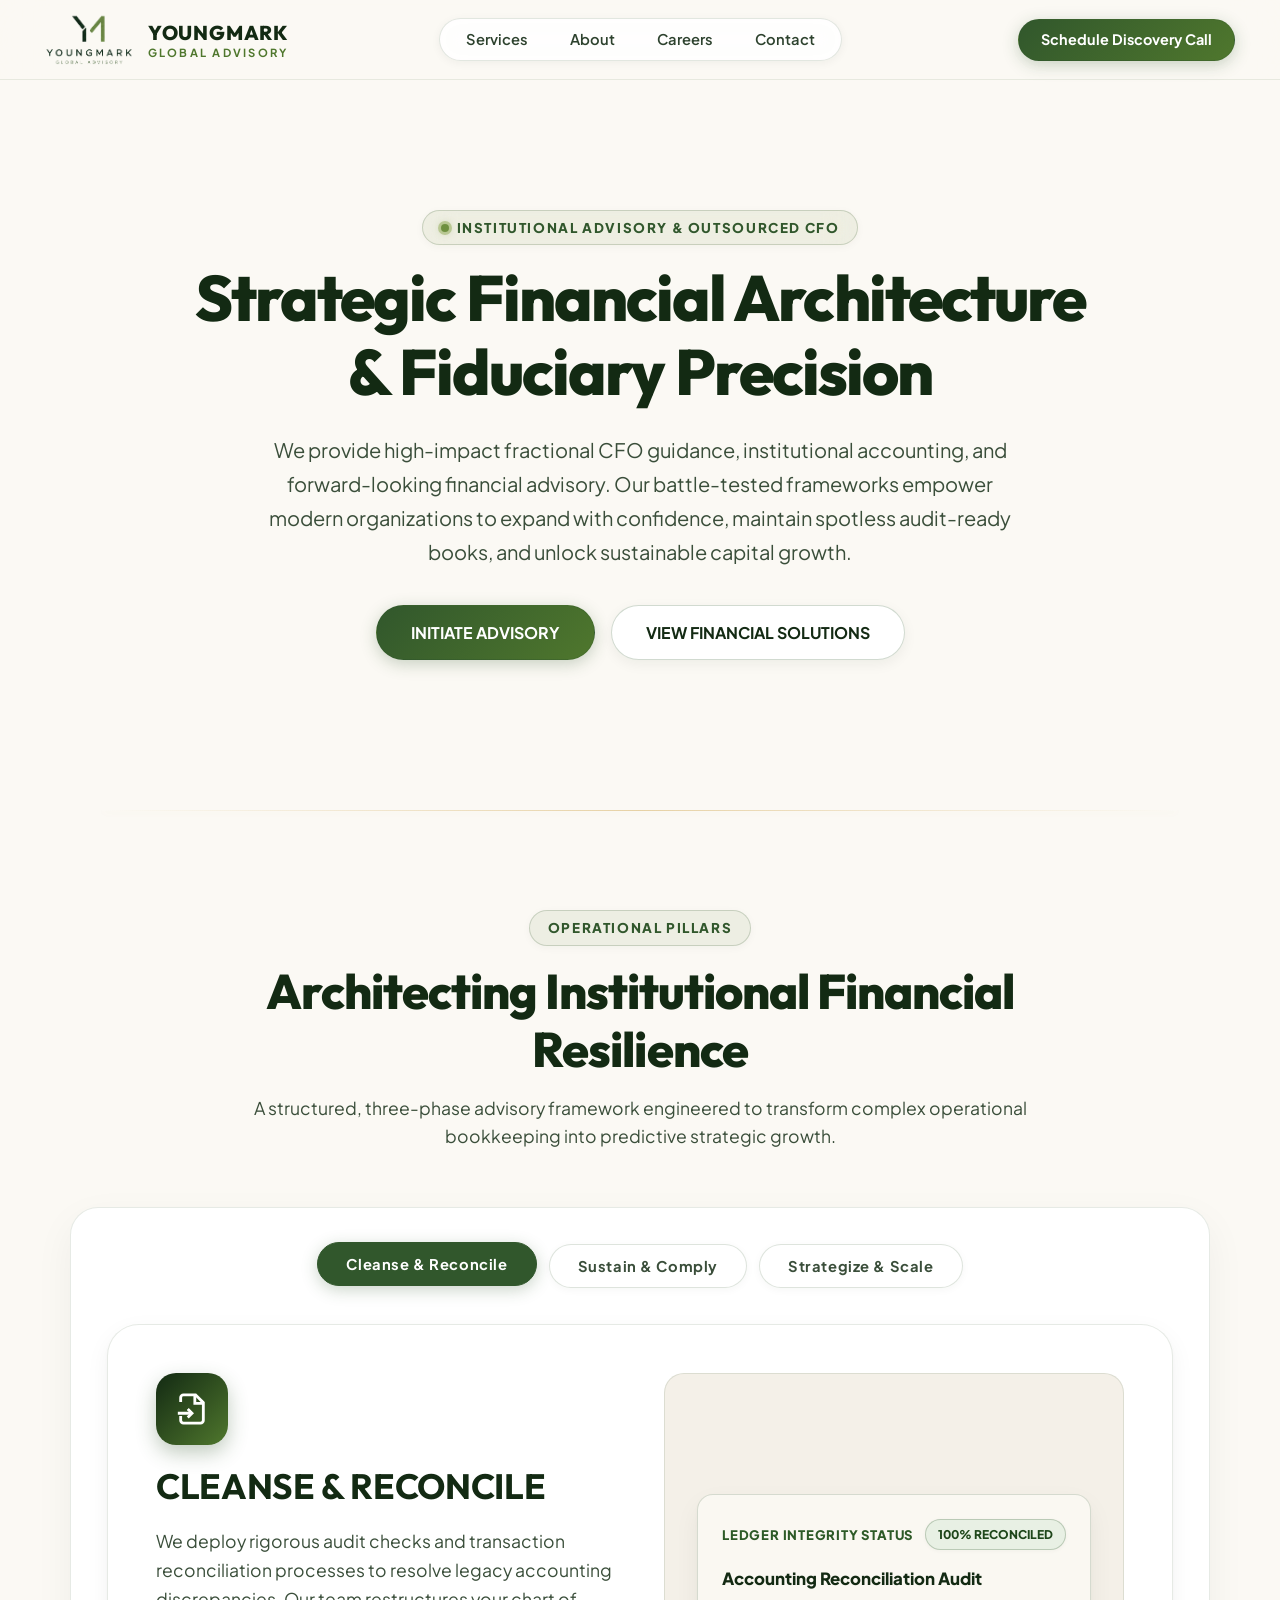
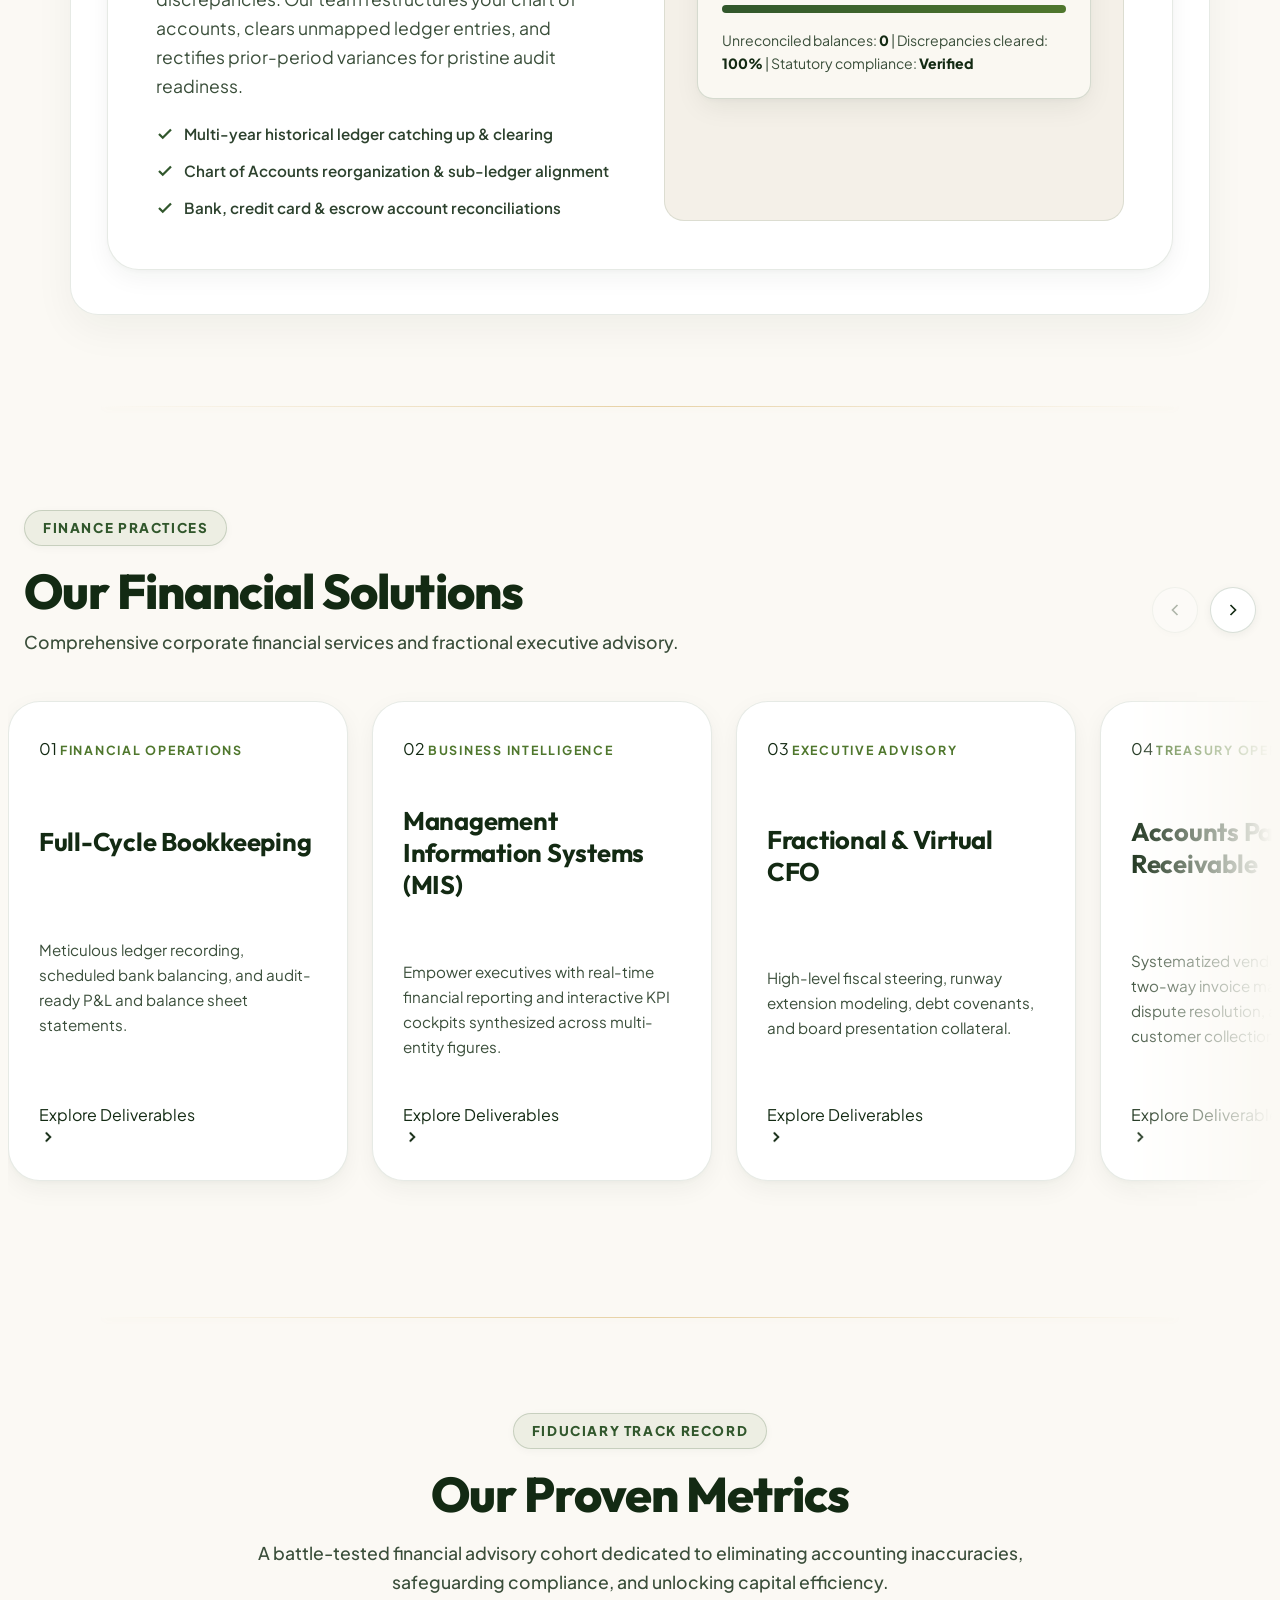
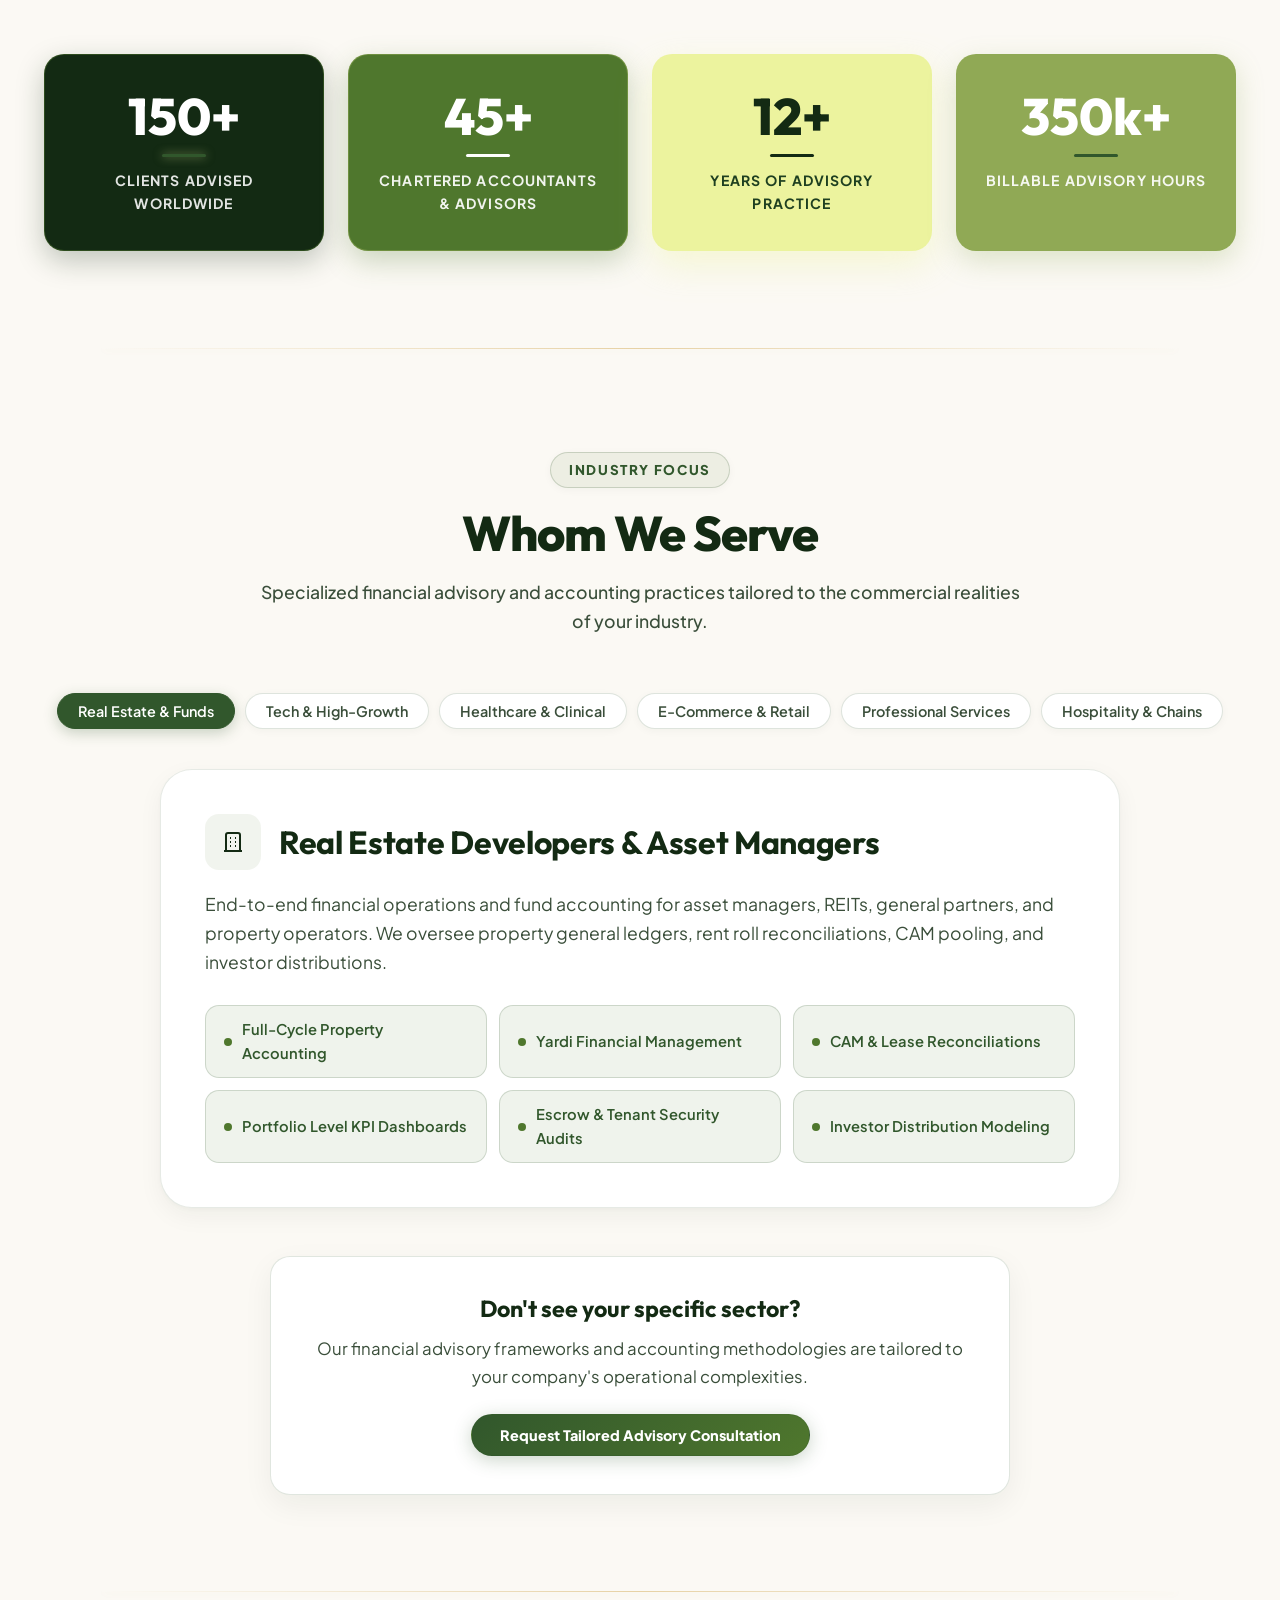
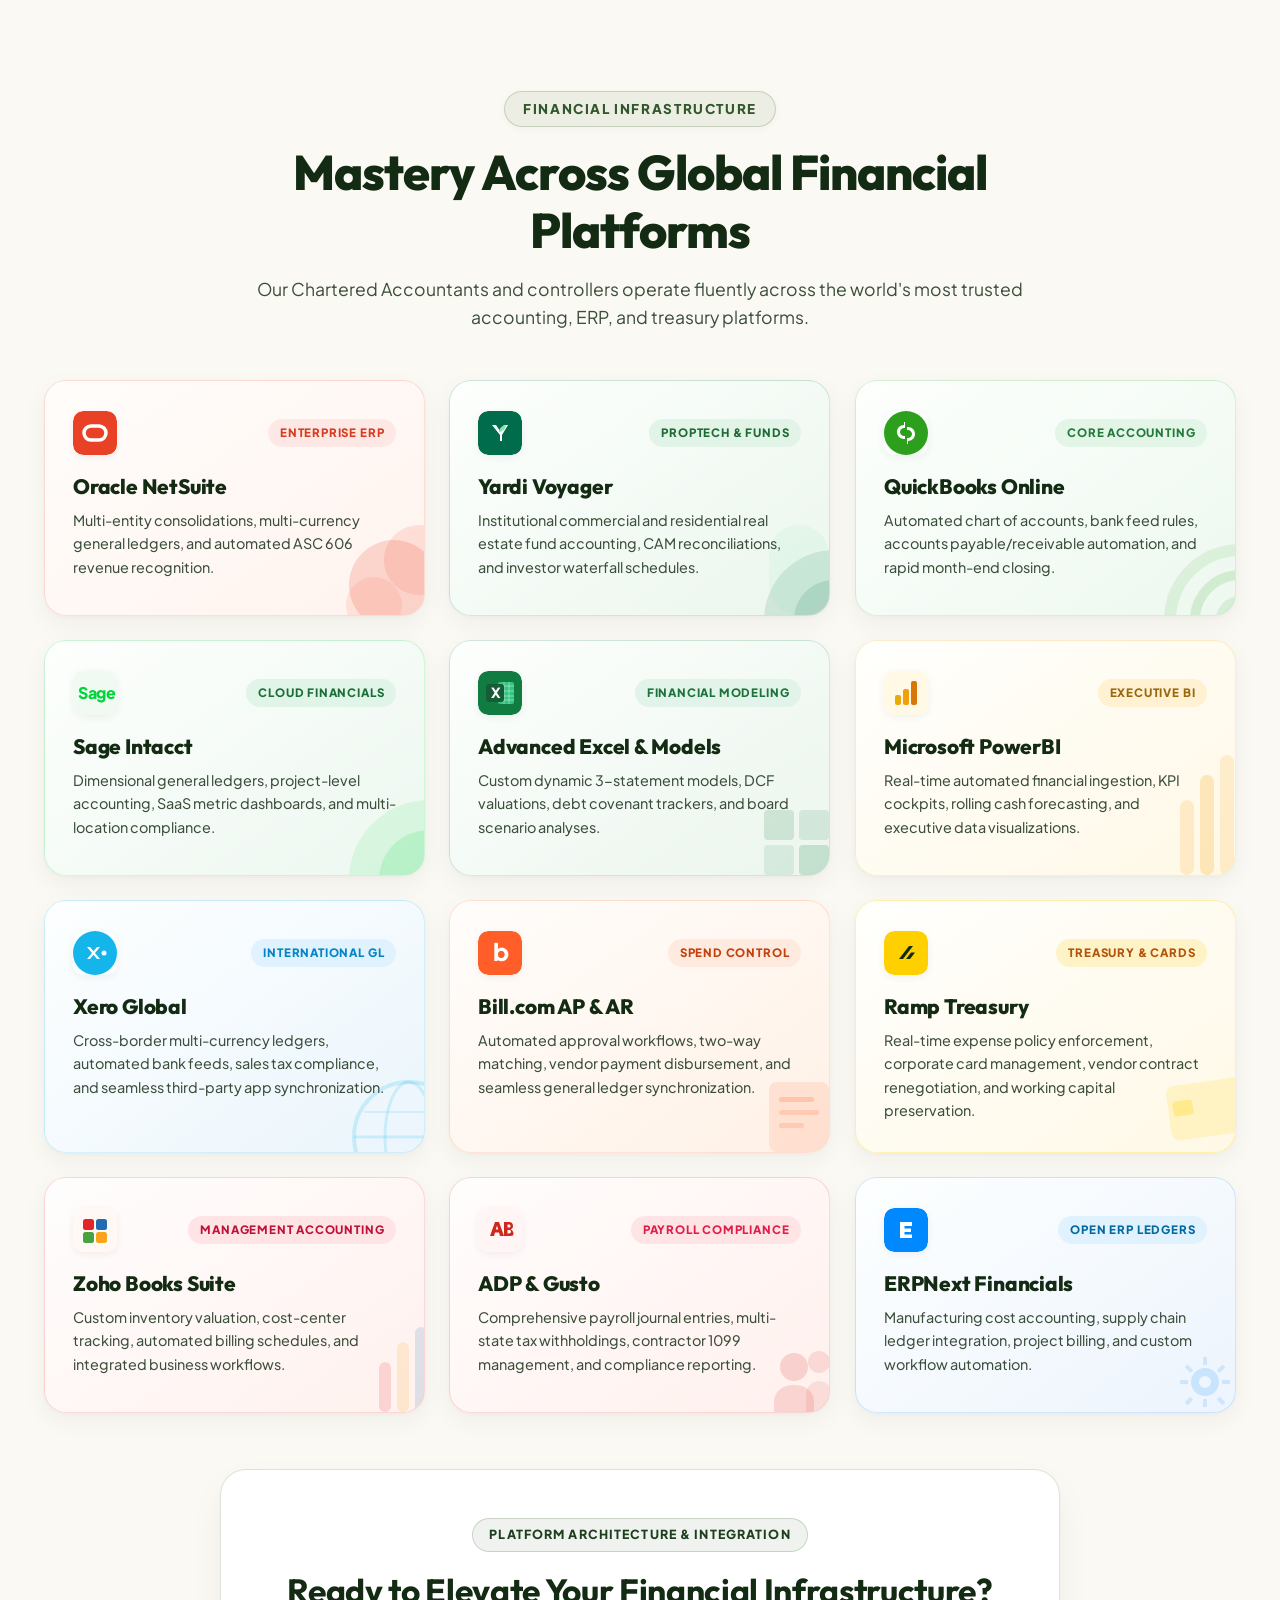
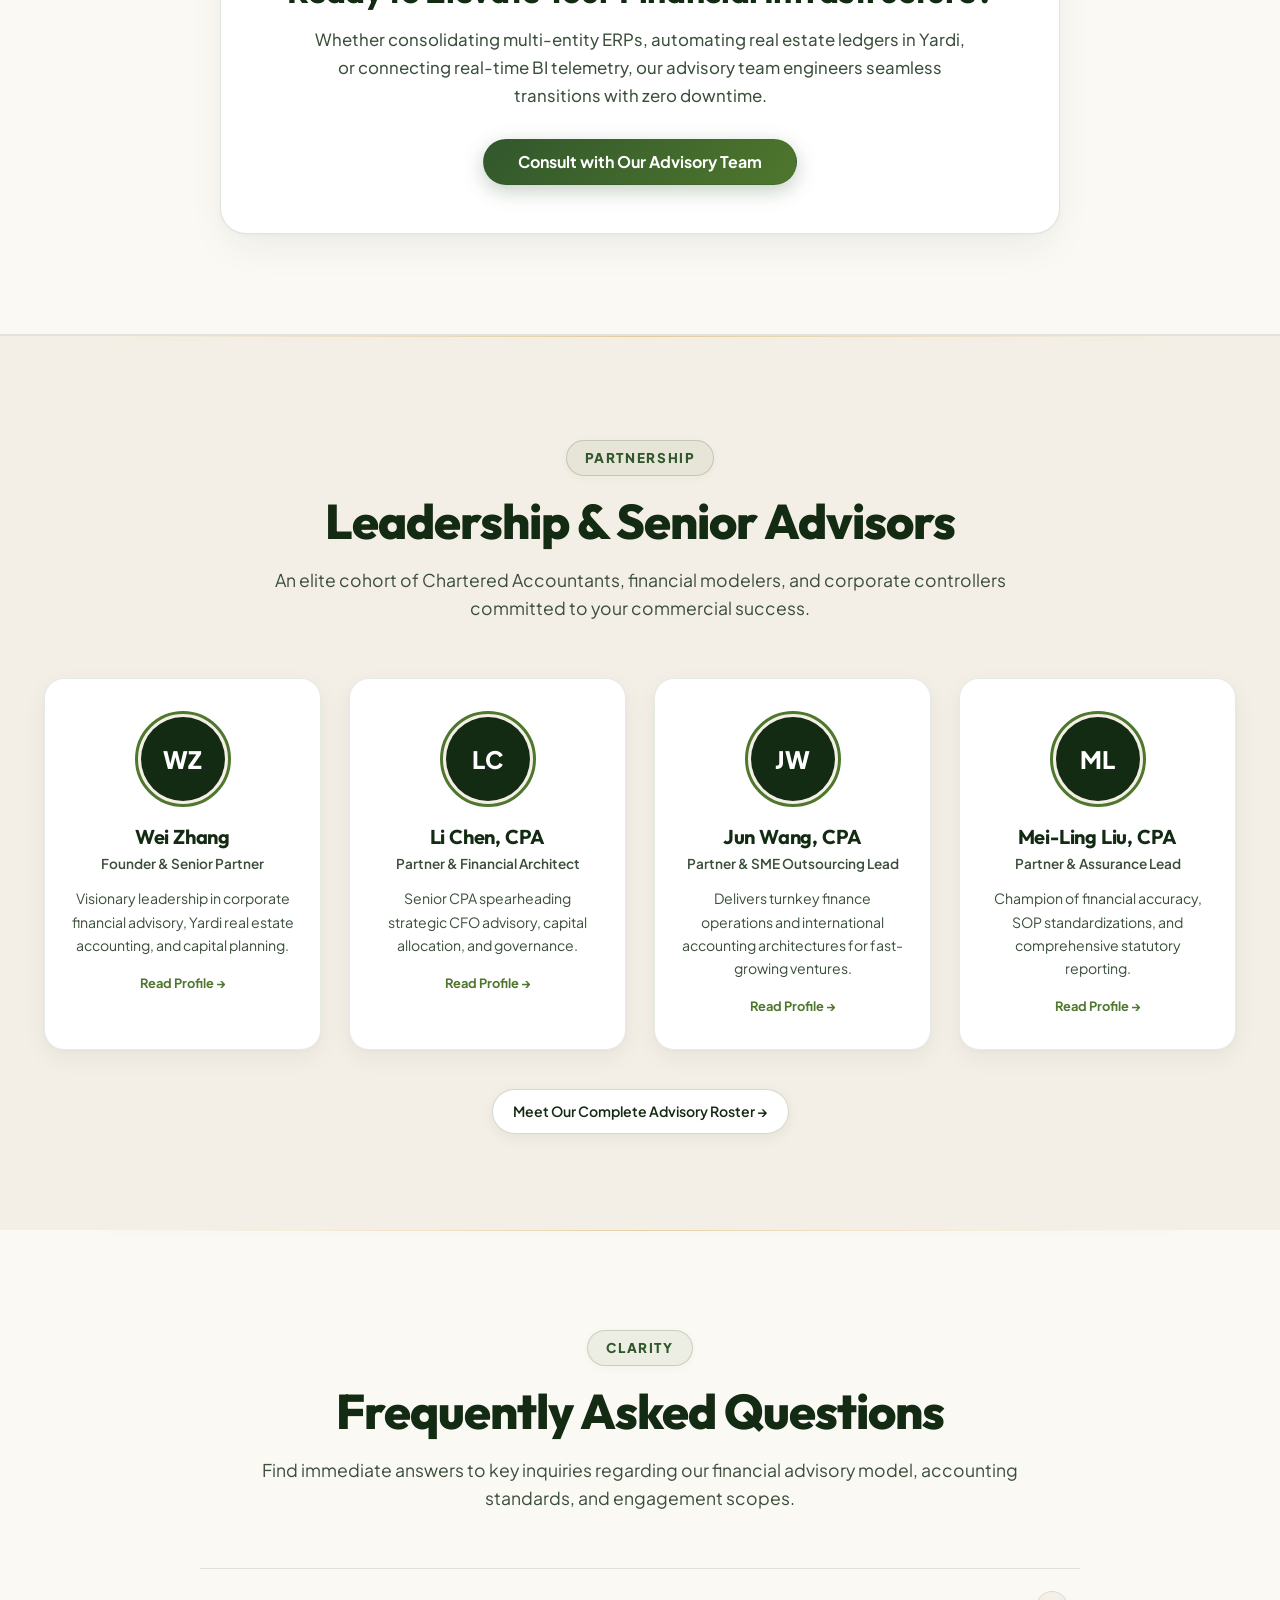
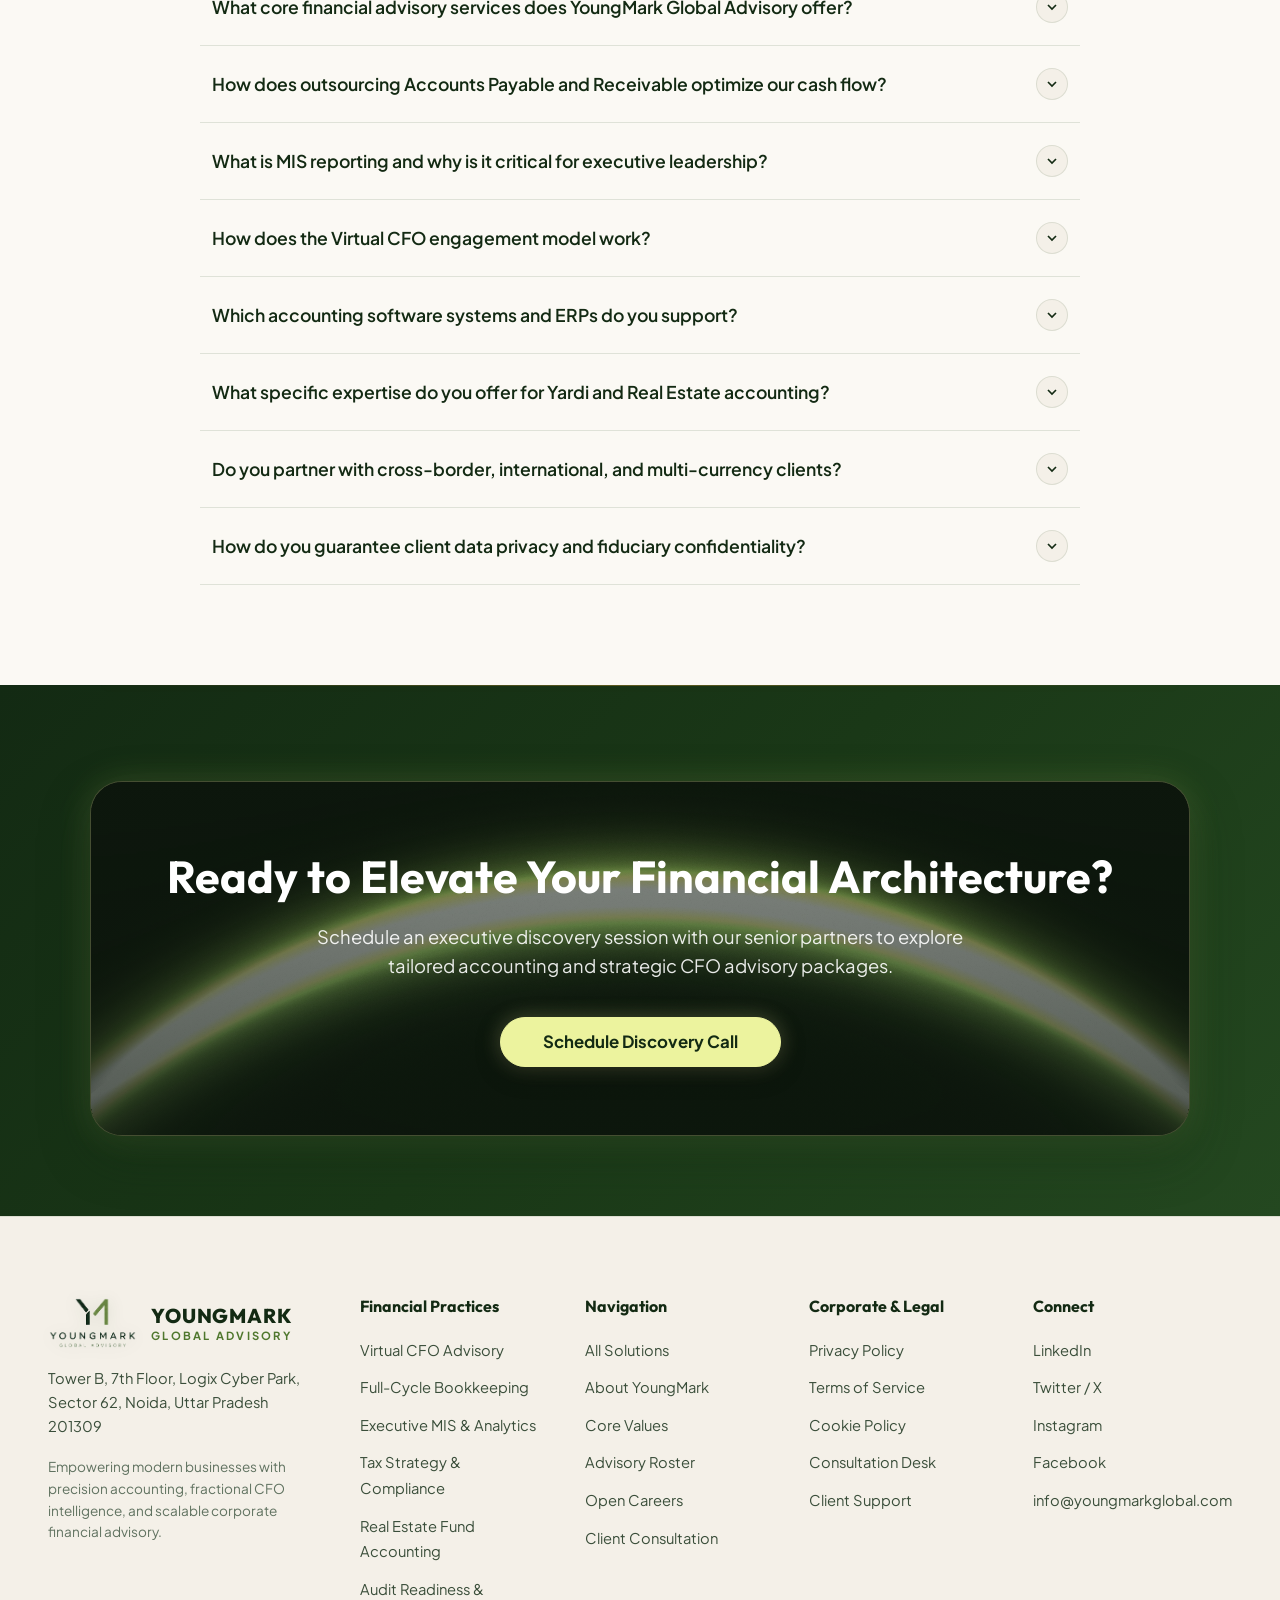
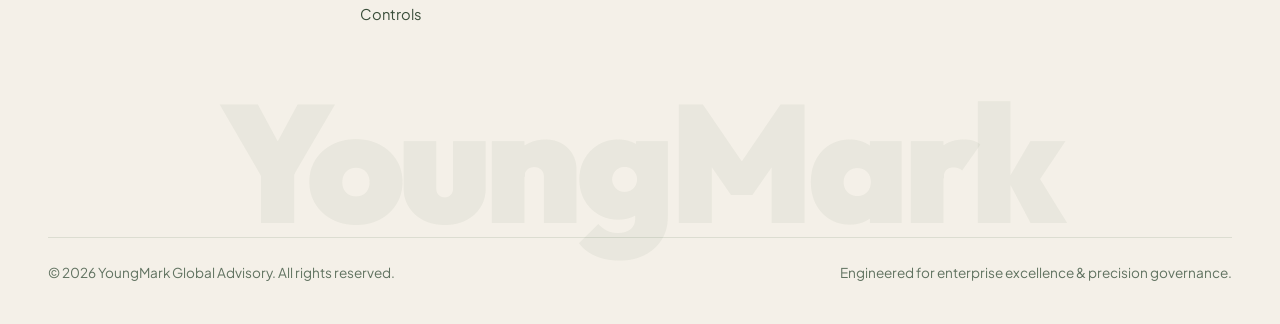
<file: index.html>
<!DOCTYPE html>
<html lang="en" data-theme="light">
<head>
  <meta charset="UTF-8">
  <meta name="viewport" content="width=device-width, initial-scale=1.0">
  <title>YoungMark Global Advisory - Strategic Financial Management &amp; Advisory</title>
  <meta name="description" content="YoungMark Global Advisory delivers elite financial consulting, outsourced fractional CFO advisory, full-cycle corporate bookkeeping, MIS analytics, and tax compliance for modern enterprises worldwide.">
  <link rel="stylesheet" href="css/style.css?v=31.0">
  <link rel="icon" href="assets/Logo.png" type="image/png">
  <script>
    try {
      if (sessionStorage.getItem('ym_intro_played') && !window.location.search.includes('intro=1')) {
        document.documentElement.classList.add('no-intro');
      }
    } catch (e) {}
  </script>
</head>
<body>
  <!-- Signature Luxury Brand Intro Animation -->
  <div id="intro-loader" class="intro-loader-overlay" aria-hidden="true">
    <div class="intro-curtain" id="intro-curtain"></div>
    <div class="intro-stage-center-anchor" id="intro-stage-anchor">
      <div class="brand-link intro-brand-stage" id="intro-brand-stage">
        <div class="intro-logo-box">
          <img src="assets/Logo.png" alt="YoungMark Global Advisory" class="brand-logo-img intro-logo-img" id="intro-logo-img">
        </div>
        <div class="intro-text-reveal" id="intro-text-reveal">
          <div class="brand-text">
            <span class="brand-title">YOUNGMARK</span>
            <span class="brand-subtitle">Global Advisory</span>
          </div>
        </div>
      </div>
    </div>
  </div>

  <div class="matrix-grid-bg" aria-hidden="true"></div>
  <div class="site-vignette" aria-hidden="true"></div>

  <!-- Floating Glassmorphic Header -->
  <header class="site-header">
    <nav class="nav-pill">
      <a href="index.html" class="brand-link" id="brand-home-link">
        <img src="assets/Logo.png" alt="YoungMark Global Advisory" class="brand-logo-img">
        <div class="brand-text">
          <span class="brand-title">YOUNGMARK</span>
          <span class="brand-subtitle">Global Advisory</span>
        </div>
      </a>

      <ul class="nav-links">
        <li><a href="services.html" class="nav-link">Services</a></li>
        <li><a href="about.html" class="nav-link">About</a></li>
        <li><a href="careers.html" class="nav-link">Careers</a></li>
        <li><a href="contact.html" class="nav-link">Contact</a></li>
      </ul>

      <div class="nav-actions">
        <a href="contact.html" class="btn-cta">Get Started</a>
        <button class="mobile-menu-btn" aria-label="Open Navigation Menu">
          <svg width="22" height="22" viewBox="0 0 24 24" fill="none" stroke="currentColor" stroke-width="2"><line x1="3" y1="12" x2="21" y2="12"/><line x1="3" y1="6" x2="21" y2="6"/><line x1="3" y1="18" x2="21" y2="18"/></svg>
        </button>
      </div>
    </nav>
  </header>

  <!-- Mobile Drawer -->
  <div class="mobile-nav-drawer">
    <a href="services.html" class="nav-link">Services</a>
    <a href="about.html" class="nav-link">About</a>
    <a href="careers.html" class="nav-link">Careers</a>
    <a href="contact.html" class="nav-link">Contact</a>
    <a href="contact.html" class="btn-cta" style="width: 100%; text-align: center; margin-top: 8px;">Book Consultation</a>
  </div>

  <main>
    <!-- Hero Section with Aceternity Spotlight & Floating Ambient Orbs -->
    <section class="hero-section">
      <!-- Animated Ultravibe-20 Celestial Horizon & Aurora Layers -->
      <div class="ultravibe-bg-wrapper" aria-hidden="true">
        <div class="ultravibe-gradient-art"></div>
        <div class="ultravibe-torch-shine"></div>
        <div class="ultravibe-cursor-shine"></div>
      </div>

      <div class="spotlight-radial"></div>
      <div class="ambient-orb orb-1"></div>
      <div class="ambient-orb orb-2"></div>
      <div class="ambient-orb orb-3"></div>
      <div class="hero-content">
        <div class="badge-pill">
          <span class="badge-dot"></span>
          <span>Fiduciary Excellence &amp; Strategic Vision</span>
        </div>
        <h1 class="hero-title">
          Scale Your Enterprise With Total Clarity <br>
          <span class="text-gradient">in Corporate Finance &amp; Advisory</span>
        </h1>
        <p class="hero-description">
          We provide high-impact fractional CFO guidance, institutional accounting, and forward-looking financial advisory. Our battle-tested frameworks empower modern organizations to expand with confidence, maintain spotless audit-ready books, and unlock sustainable capital growth.
        </p>
        <div class="hero-actions">
          <a href="contact.html" class="btn-hero-primary">INITIATE ADVISORY</a>
          <a href="services.html" class="btn-hero-secondary">VIEW FINANCIAL SOLUTIONS</a>
        </div>
      </div>
    </section>


    <!-- "How We Help" Interactive Showcase -->
    <section class="how-we-help-section">
      <div class="container">
        <div class="section-header">
          <span class="section-tag">Financial Methodology</span>
          <h2 class="section-title">How <span class="text-brand">We Deliver Value</span></h2>
          <p class="section-subtitle">
            Our disciplined 3-stage financial framework transforms fragmented books into institutional-grade, audit-ready fiscal clarity.
          </p>
        </div>

        <div class="help-showcase-container">
          <div class="help-tabs-nav">
            <button class="help-tab-btn active" data-target="help-cleanup">01. CLEANSE &amp; RECONCILE</button>
            <button class="help-tab-btn" data-target="help-maintain">02. SUSTAIN &amp; COMPLY</button>
            <button class="help-tab-btn" data-target="help-strategy">03. STRATEGIZE &amp; SCALE</button>
          </div>

          <div class="help-card-stage">
            <!-- Card 1 -->
            <div class="help-card active" id="help-cleanup">
              <div class="help-card-left">
                <div class="help-icon-box">
                  <svg width="34" height="34" viewBox="0 0 24 24" fill="none" stroke="currentColor" stroke-width="2"><path d="M4 7V4a2 2 0 0 1 2-2h8.5L20 7.5V20a2 2 0 0 1-2 2H6a2 2 0 0 1-2-2v-3"/><polyline points="14 2 14 8 20 8"/><path d="M2 15h10"/><path d="m9 18 3-3-3-3"/></svg>
                </div>
                <h3 class="help-card-title">CLEANSE &amp; RECONCILE</h3>
                <p class="help-card-text">
                  We deploy rigorous audit checks and transaction reconciliation processes to resolve legacy accounting discrepancies. Our team restructures your chart of accounts, clears unmapped ledger entries, and rectifies prior-period variances for pristine audit readiness.
                </p>
                <ul class="help-checklist">
                  <li><svg width="18" height="18" viewBox="0 0 24 24" fill="none" stroke="currentColor" stroke-width="3"><polyline points="20 6 9 17 4 12"/></svg> Multi-year historical ledger catching up &amp; clearing</li>
                  <li><svg width="18" height="18" viewBox="0 0 24 24" fill="none" stroke="currentColor" stroke-width="3"><polyline points="20 6 9 17 4 12"/></svg> Chart of Accounts reorganization &amp; sub-ledger alignment</li>
                  <li><svg width="18" height="18" viewBox="0 0 24 24" fill="none" stroke="currentColor" stroke-width="3"><polyline points="20 6 9 17 4 12"/></svg> Bank, credit card &amp; escrow account reconciliations</li>
                </ul>
              </div>
              <div class="help-card-visual">
                <div class="visual-card-inner" style="background: #FAF8F2; border: 1.5px solid rgba(49, 87, 44, 0.18); border-radius: 16px; padding: 24px; box-shadow: 0 10px 28px -4px rgba(19, 42, 19, 0.08);">
                  <div style="display: flex; justify-content: space-between; align-items: center; margin-bottom: 16px;">
                    <span class="visual-label" style="font-size: 0.82rem; font-weight: 800; color: #2D5A27; text-transform: uppercase; letter-spacing: 0.06em;">Ledger Integrity Status</span>
                    <span class="visual-pill" style="font-size: 0.75rem; background: #E8F0E4; color: #1E461A; padding: 5px 12px; border-radius: 9999px; font-weight: 800; border: 1px solid rgba(49, 87, 44, 0.25);">100% RECONCILED</span>
                  </div>
                  <div class="visual-subheading" style="margin-bottom: 12px; font-size: 1.05rem; font-weight: 800; color: #132A13;">Accounting Reconciliation Audit</div>
                  <div class="visual-progress-track" style="height: 8px; width: 100%; background: #E5DFD3; border-radius: 4px; overflow: hidden; margin-bottom: 16px;">
                    <div class="visual-progress-bar" style="height: 100%; width: 100%; background: linear-gradient(90deg, #31572C, #4F772D);"></div>
                  </div>
                  <p style="font-size: 0.88rem; color: #3A4E3A; line-height: 1.6; margin: 0;">
                    Unreconciled balances: <strong style="color: #132A13; font-weight: 800;">0</strong> | Discrepancies cleared: <strong style="color: #132A13; font-weight: 800;">100%</strong> | Statutory compliance: <strong style="color: #132A13; font-weight: 800;">Verified</strong>
                  </p>
                </div>
              </div>
            </div>

            <!-- Card 2 -->
            <div class="help-card" id="help-maintain">
              <div class="help-card-left">
                <div class="help-icon-box">
                  <svg width="34" height="34" viewBox="0 0 24 24" fill="none" stroke="currentColor" stroke-width="2"><path d="M12 22s8-4 8-10V5l-8-3-8 3v7c0 6 8 10 8 10z"/><polyline points="9 12 11 14 15 10"/></svg>
                </div>
                <h3 class="help-card-title">SUSTAIN &amp; COMPLY</h3>
                <p class="help-card-text">
                  Continuous financial stewardship that eliminates month-end friction. Our scheduled daily ledger posting, accounts payable/receivable management, and statutory tax filings preserve financial accuracy all year round.
                </p>
                <ul class="help-checklist">
                  <li><svg width="18" height="18" viewBox="0 0 24 24" fill="none" stroke="currentColor" stroke-width="3"><polyline points="20 6 9 17 4 12"/></svg> Daily transaction ledgering &amp; vendor matching</li>
                  <li><svg width="18" height="18" viewBox="0 0 24 24" fill="none" stroke="currentColor" stroke-width="3"><polyline points="20 6 9 17 4 12"/></svg> Fast 5-day month-end financial close schedule</li>
                  <li><svg width="18" height="18" viewBox="0 0 24 24" fill="none" stroke="currentColor" stroke-width="3"><polyline points="20 6 9 17 4 12"/></svg> Timely tax filing, GST/TDS/1099 compliance &amp; payroll journals</li>
                </ul>
              </div>
              <div class="help-card-visual">
                <div class="visual-card-inner" style="background: #FAF8F2; border: 1.5px solid rgba(49, 87, 44, 0.18); border-radius: 16px; padding: 24px; box-shadow: 0 10px 28px -4px rgba(19, 42, 19, 0.08);">
                  <div style="display: flex; justify-content: space-between; align-items: center; margin-bottom: 16px;">
                    <span class="visual-label" style="font-size: 0.82rem; font-weight: 800; color: #2D5A27; text-transform: uppercase; letter-spacing: 0.06em;">Accounting Rhythm</span>
                    <span class="visual-pill" style="font-size: 0.75rem; background: #E8F0E4; color: #1E461A; padding: 5px 12px; border-radius: 9999px; font-weight: 800; border: 1px solid rgba(49, 87, 44, 0.25);">DAILY DISCIPLINE</span>
                  </div>
                  <div style="display: grid; grid-template-columns: 1fr 1fr; gap: 12px; margin-bottom: 14px;">
                    <div class="visual-metric-box" style="background: #FFFFFF; border: 1px solid rgba(49, 87, 44, 0.16); padding: 12px; border-radius: 8px; text-align: center; box-shadow: 0 2px 8px rgba(19, 42, 19, 0.04);">
                      <div class="metric-huge" style="font-size: 1.4rem; font-weight: 800; color: #2D5A27;">5 Days</div>
                      <div class="metric-label" style="font-size: 0.75rem; color: #556B55; font-weight: 600;">Avg. Month Close</div>
                    </div>
                    <div class="visual-metric-box" style="background: #FFFFFF; border: 1px solid rgba(49, 87, 44, 0.16); padding: 12px; border-radius: 8px; text-align: center; box-shadow: 0 2px 8px rgba(19, 42, 19, 0.04);">
                      <div class="metric-huge" style="font-size: 1.4rem; font-weight: 800; color: #2D5A27;">100%</div>
                      <div class="metric-label" style="font-size: 0.75rem; color: #556B55; font-weight: 600;">Filing Punctuality</div>
                    </div>
                  </div>
                  <p style="font-size: 0.88rem; color: #3A4E3A; line-height: 1.6; margin: 0;">
                    Reliable financial workflows executed by certified accounting professionals.
                  </p>
                </div>
              </div>
            </div>

            <!-- Card 3 -->
            <div class="help-card" id="help-strategy">
              <div class="help-card-left">
                <div class="help-icon-box">
                  <svg width="34" height="34" viewBox="0 0 24 24" fill="none" stroke="currentColor" stroke-width="2"><polyline points="22 7 13.5 15.5 8.5 10.5 2 17"/><polyline points="16 7 22 7 22 13"/></svg>
                </div>
                <h3 class="help-card-title">STRATEGIZE &amp; SCALE</h3>
                <p class="help-card-text">
                  We turn spotless financial records into your primary growth driver. Our fractional CFOs build dynamic cash flow forecasts, optimize capital structure, model unit economics, and prepare compelling board and investor presentations.
                </p>
                <ul class="help-checklist">
                  <li><svg width="18" height="18" viewBox="0 0 24 24" fill="none" stroke="currentColor" stroke-width="3"><polyline points="20 6 9 17 4 12"/></svg> 3-Statement financial projections &amp; dynamic scenario models</li>
                  <li><svg width="18" height="18" viewBox="0 0 24 24" fill="none" stroke="currentColor" stroke-width="3"><polyline points="20 6 9 17 4 12"/></svg> Working capital optimization &amp; treasury modeling</li>
                  <li><svg width="18" height="18" viewBox="0 0 24 24" fill="none" stroke="currentColor" stroke-width="3"><polyline points="20 6 9 17 4 12"/></svg> Capital raise preparation, M&amp;A due diligence &amp; valuation decks</li>
                </ul>
              </div>
              <div class="help-card-visual">
                <div class="visual-card-inner" style="background: #FAF8F2; border: 1.5px solid rgba(49, 87, 44, 0.18); border-radius: 16px; padding: 24px; box-shadow: 0 10px 28px -4px rgba(19, 42, 19, 0.08);">
                  <div style="display: flex; justify-content: space-between; align-items: center; margin-bottom: 16px;">
                    <span class="visual-label" style="font-size: 0.82rem; font-weight: 800; color: #2D5A27; text-transform: uppercase; letter-spacing: 0.06em;">CFO Strategic Impact</span>
                    <span class="visual-pill" style="font-size: 0.75rem; background: #E8F0E4; color: #1E461A; padding: 5px 12px; border-radius: 9999px; font-weight: 800; border: 1px solid rgba(49, 87, 44, 0.25);">EXECUTIVE VALUE</span>
                  </div>
                  <div class="visual-metric-box" style="background: #FFFFFF; border: 1px solid rgba(49, 87, 44, 0.16); border-radius: 8px; padding: 14px; margin-bottom: 12px; box-shadow: 0 2px 8px rgba(19, 42, 19, 0.04);">
                    <div style="display: flex; justify-content: space-between; font-size: 0.88rem; font-weight: 700; margin-bottom: 8px;">
                      <span style="color: #132A13;">EBITDA Margin Enhancement</span>
                      <span class="metric-positive" style="color: #2D6B2A; font-weight: 800;">+28.4%</span>
                    </div>
                    <div class="visual-progress-track" style="height: 6px; width: 100%; background: #E5DFD3; border-radius: 3px;">
                      <div class="visual-progress-bar" style="height: 100%; width: 80%; background: #31572C; border-radius: 3px;"></div>
                    </div>
                  </div>
                  <p style="font-size: 0.88rem; color: #3A4E3A; line-height: 1.6; margin: 0;">
                    Actionable C-suite financial intelligence driving calculated capital bets.
                  </p>
                </div>
              </div>
            </div>

          </div>
        </div>
      </div>
    </section>


    <!-- "Our Services" Interactive Carousel -->
    <section class="services-section">
      <div class="container-wide">
        <div style="display: flex; justify-content: space-between; align-items: flex-end; margin-bottom: 36px; flex-wrap: wrap; gap: 20px;">
          <div>
            <span class="section-tag">Finance Practices</span>
            <h2 class="section-title" style="margin-bottom: 8px;">Our <span class="text-brand">Financial Solutions</span></h2>
            <p class="section-subtitle" style="margin-bottom: 0;">Comprehensive corporate financial services and fractional executive advisory.</p>
          </div>
          <div class="carousel-controls">
            <button class="carousel-btn" id="carousel-prev" aria-label="Previous Slide">
              <svg width="20" height="20" viewBox="0 0 24 24" fill="none" stroke="currentColor" stroke-width="2"><polyline points="15 18 9 12 15 6"/></svg>
            </button>
            <button class="carousel-btn" id="carousel-next" aria-label="Next Slide">
              <svg width="20" height="20" viewBox="0 0 24 24" fill="none" stroke="currentColor" stroke-width="2"><polyline points="9 18 15 12 9 6"/></svg>
            </button>
          </div>
        </div>

        <div class="services-carousel-track">
          <!-- Card 1 -->
          <div class="service-card" onclick="showServiceModal('Full-Cycle Bookkeeping', 'Financial Operations', 'Our comprehensive bookkeeping service delivers accurate transaction ledgering, scheduled account balancing, and audit-ready financial statements. We grant executive teams unambiguous visibility into cash burns, working capital margins, and operational compliance.', ['Daily Transaction Ingestion & Categorization', 'Bank, Credit & Escrow Reconciliation', 'Preparation of Balance Sheets & P&L Statements', 'Month-End Accrual Adjustments', 'Audit Schedule Generation'])">
            <div class="service-card-bg-glow"></div>
            <div>
              <span class="service-category">Financial Operations</span>
              <h3 class="service-title">Full-Cycle Bookkeeping</h3>
              <p class="service-brief">Meticulous ledger recording, scheduled bank balancing, and audit-ready P&amp;L and balance sheet statements.</p>
            </div>
            <div class="service-card-footer">
              <span class="service-learn-more">Explore Solution <svg width="16" height="16" viewBox="0 0 24 24" fill="none" stroke="currentColor" stroke-width="2"><path d="M5 12h14M12 5l7 7-7 7"/></svg></span>
              <div class="service-icon-bubble">
                <svg width="22" height="22" viewBox="0 0 24 24" fill="none" stroke="currentColor" stroke-width="2"><path d="M2 3h6a4 4 0 0 1 4 4v14a3 3 0 0 0-3-3H2z"/><path d="M22 3h-6a4 4 0 0 0-4 4v14a3 3 0 0 1 3-3h7z"/></svg>
              </div>
            </div>
          </div>

          <!-- Card 2 -->
          <div class="service-card" onclick="showServiceModal('Management Information Systems (MIS)', 'Business Intelligence', 'Empower executives with real-time financial reporting and interactive KPI cockpits. We synthesize multi-entity figures, bank accounts, and revenues into actionable management dashboards for fast leadership decisions.', ['Custom Executive PowerBI & Tableau Dashboards', 'Unit Economics & Customer Margin Metrics', 'Cash Flow Variance Tracking & Rolling Projections', 'Departmental Budget vs. Actual Analysis', 'Automated Scheduled Delivery for Board Meetings'])">
            <div class="service-card-bg-glow"></div>
            <div>
              <span class="service-category">Financial Intelligence</span>
              <h3 class="service-title">Executive MIS &amp; Reporting</h3>
              <p class="service-brief">Dynamic financial reporting and management KPIs that convert complex numbers into actionable strategy.</p>
            </div>
            <div class="service-card-footer">
              <span class="service-learn-more">Explore Solution <svg width="16" height="16" viewBox="0 0 24 24" fill="none" stroke="currentColor" stroke-width="2"><path d="M5 12h14M12 5l7 7-7 7"/></svg></span>
              <div class="service-icon-bubble">
                <svg width="22" height="22" viewBox="0 0 24 24" fill="none" stroke="currentColor" stroke-width="2"><line x1="18" y1="20" x2="18" y2="10"/><line x1="12" y1="20" x2="12" y2="4"/><line x1="6" y1="20" x2="6" y2="14"/></svg>
              </div>
            </div>
          </div>

          <!-- Card 3 -->
          <div class="service-card" onclick="showServiceModal('Virtual CFO Advisory', 'Strategic Finance', 'High-level financial stewardship without full-time C-suite overhead. Our seasoned CFOs advise your leadership on capital allocation, debt structuring, M&A readiness, and investor stakeholder reporting.', ['Long-Range Financial Planning & Modeling', 'Treasury & Working Capital Optimization', 'Fundraising Collateral & Investor Decks', 'Risk Assessment & Internal Controls Architecture', 'C-Suite & Board of Directors Advisory'])">
            <div class="service-card-bg-glow"></div>
            <div>
              <span class="service-category">Strategic Finance</span>
              <h3 class="service-title">Virtual CFO Advisory</h3>
              <p class="service-brief">Fractional executive leadership delivering capital planning, financial modeling, and investor-ready governance.</p>
            </div>
            <div class="service-card-footer">
              <span class="service-learn-more">Explore Solution <svg width="16" height="16" viewBox="0 0 24 24" fill="none" stroke="currentColor" stroke-width="2"><path d="M5 12h14M12 5l7 7-7 7"/></svg></span>
              <div class="service-icon-bubble">
                <svg width="22" height="22" viewBox="0 0 24 24" fill="none" stroke="currentColor" stroke-width="2"><circle cx="12" cy="8" r="7"/><polyline points="8.21 13.89 7 23 12 20 17 23 15.79 13.88"/></svg>
              </div>
            </div>
          </div>

          <!-- Card 4 -->
          <div class="service-card" onclick="showServiceModal('Accounts Receivable Management', 'Working Capital', 'Accelerate cash conversion cycles and eliminate overdue balances. We automate recurring customer invoicing, manage aging ledgers, and establish prompt dispute resolution.', ['Automated Invoice Generation & Delivery', 'Customer Aging Analysis & Credit Limits', 'Dispute Resolution & Clearing Protocols', 'Integrated Stripe, ACH & Wire Ingestion', 'DSO (Days Sales Outstanding) Reduction Strategy'])">
            <div class="service-card-bg-glow"></div>
            <div>
              <span class="service-category">Working Capital</span>
              <h3 class="service-title">Receivables Optimization</h3>
              <p class="service-brief">Accelerate collection cycles, minimize days sales outstanding (DSO), and protect operational liquidity.</p>
            </div>
            <div class="service-card-footer">
              <span class="service-learn-more">Explore Solution <svg width="16" height="16" viewBox="0 0 24 24" fill="none" stroke="currentColor" stroke-width="2"><path d="M5 12h14M12 5l7 7-7 7"/></svg></span>
              <div class="service-icon-bubble">
                <svg width="22" height="22" viewBox="0 0 24 24" fill="none" stroke="currentColor" stroke-width="2"><circle cx="12" cy="12" r="10"/><polyline points="12 6 12 12 14 14"/></svg>
              </div>
            </div>
          </div>

          <!-- Card 5 -->
          <div class="service-card" onclick="showServiceModal('Accounts Payable & Spend Control', 'Cash Flow Control', 'Gain total control over disbursements, prevent duplicate vendor billings, and leverage early-settlement discounts with structured multi-tier approvals.', ['Three-Way Invoice Matching & PO Verification', 'Multi-Tier Managerial Approval Workflows', 'Scheduled Batch Disbursements & Cash Smoothing', 'Vendor Onboarding, Tax Forms & 1099 Audits', 'Expense Policy Enforcement & Card Management'])">
            <div class="service-card-bg-glow"></div>
            <div>
              <span class="service-category">Cash Flow Control</span>
              <h3 class="service-title">Payables &amp; Spend Control</h3>
              <p class="service-brief">Three-way invoice verification, multi-tier approvals, and strategic disbursement timing to maximize cash reserve.</p>
            </div>
            <div class="service-card-footer">
              <span class="service-learn-more">Explore Solution <svg width="16" height="16" viewBox="0 0 24 24" fill="none" stroke="currentColor" stroke-width="2"><path d="M5 12h14M12 5l7 7-7 7"/></svg></span>
              <div class="service-icon-bubble">
                <svg width="22" height="22" viewBox="0 0 24 24" fill="none" stroke="currentColor" stroke-width="2"><rect x="1" y="4" width="22" height="16" rx="2" ry="2"/><line x1="1" y1="10" x2="23" y2="10"/></svg>
              </div>
            </div>
          </div>

          <!-- Card 6 -->
          <div class="service-card" onclick="showServiceModal('Tax Strategy & Fiscal Compliance', 'Taxation & Regulatory', 'Strategic corporate tax planning and compliant preparation. We identify tax optimization opportunities, file timely statutory declarations, and protect your enterprise against penalties.', ['Direct & Indirect Tax Advisory (GST, VAT, Corporate Tax)', 'Year-End Tax Preparation Documentation', 'Advance Tax Estimation & Cash Smoothing', 'R&D Tax Credits & Deduction Optimization', 'Statutory Assessment & Tax Audit Representation'])">
            <div class="service-card-bg-glow"></div>
            <div>
              <span class="service-category">Taxation &amp; Regulatory</span>
              <h3 class="service-title">Tax Strategy &amp; Compliance</h3>
              <p class="service-brief">Proactive corporate tax optimization, compliant filings, and statutory audit representation.</p>
            </div>
            <div class="service-card-footer">
              <span class="service-learn-more">Explore Solution <svg width="16" height="16" viewBox="0 0 24 24" fill="none" stroke="currentColor" stroke-width="2"><path d="M5 12h14M12 5l7 7-7 7"/></svg></span>
              <div class="service-icon-bubble">
                <svg width="22" height="22" viewBox="0 0 24 24" fill="none" stroke="currentColor" stroke-width="2"><path d="M14 2H6a2 2 0 0 0-2 2v16a2 2 0 0 0 2 2h12a2 2 0 0 0 2-2V8z"/><polyline points="14 2 14 8 20 8"/><line x1="16" y1="13" x2="8" y2="13"/><line x1="16" y1="17" x2="8" y2="17"/></svg>
              </div>
            </div>
          </div>

          <!-- Card 7 -->
          <div class="service-card" onclick="showServiceModal('Real Estate & Fund Accounting', 'Sector Finance', 'Specialized accounting for asset managers, real estate operators, and investment funds. We manage CAM reconciliations, tenant ledgers, property distributions, and Yardi financial frameworks.', ['Yardi & Real Estate Financial Ledger Oversight', 'CAM & Operating Expense Pooling Reconciliations', 'Tenant Rent Roll & Escrow Management', 'Fund Level Investor Distribution Schedules', 'Property Acquisition Due Diligence Audits'])">
            <div class="service-card-bg-glow"></div>
            <div>
              <span class="service-category">Sector Finance</span>
              <h3 class="service-title">Real Estate &amp; Fund Accounting</h3>
              <p class="service-brief">Dedicated Yardi financial oversight, CAM expense reconciliations, and investor distribution modeling.</p>
            </div>
            <div class="service-card-footer">
              <span class="service-learn-more">Explore Solution <svg width="16" height="16" viewBox="0 0 24 24" fill="none" stroke="currentColor" stroke-width="2"><path d="M5 12h14M12 5l7 7-7 7"/></svg></span>
              <div class="service-icon-bubble">
                <svg width="22" height="22" viewBox="0 0 24 24" fill="none" stroke="currentColor" stroke-width="2"><path d="M3 21h18M5 21V7l8-4 8 4v14"/></svg>
              </div>
            </div>
          </div>

          <!-- Card 8 -->
          <div class="service-card" onclick="showServiceModal('Audit Readiness & Internal Controls', 'Assurance & Governance', 'Strengthen institutional controls, segregate operational duties, and prepare exhaustive audit binders that give external auditors, investors, and lenders total confidence.', ['Internal Financial Control (IFC) Frameworks', 'Standard Operating Procedures (SOP) Formulation', 'Audit Trail Verification & Balance Sheet Binders', 'Risk Assessment & Fraud Mitigation Policies', 'Coordination with Statutory Audit Teams'])">
            <div class="service-card-bg-glow"></div>
            <div>
              <span class="service-category">Assurance &amp; Governance</span>
              <h3 class="service-title">Audit Readiness &amp; Controls</h3>
              <p class="service-brief">Rigorous internal controls design, SOP standardization, and comprehensive audit schedule preparation.</p>
            </div>
            <div class="service-card-footer">
              <span class="service-learn-more">Explore Solution <svg width="16" height="16" viewBox="0 0 24 24" fill="none" stroke="currentColor" stroke-width="2"><path d="M5 12h14M12 5l7 7-7 7"/></svg></span>
              <div class="service-icon-bubble">
                <svg width="22" height="22" viewBox="0 0 24 24" fill="none" stroke="currentColor" stroke-width="2"><circle cx="12" cy="12" r="10"/><path d="m9 12 2 2 4-4"/></svg>
              </div>
            </div>
          </div>

        </div>
      </div>
    </section>


    <!-- "Our Expertise" Metric Stats Section -->
    <section class="expertise-section">
      <div class="container">
        <div class="section-header">
          <span class="section-tag">Fiduciary Track Record</span>
          <h2 class="section-title">Our <span class="text-brand">Proven Metrics</span></h2>
          <p class="section-subtitle">
            A battle-tested financial advisory cohort dedicated to eliminating accounting inaccuracies, safeguarding compliance, and unlocking capital efficiency.
          </p>
        </div>

        <div class="stats-grid">
          <div class="stat-box">
            <div class="stat-number" data-target="150" data-suffix="+">0+</div>
            <div class="stat-bar"></div>
            <div class="stat-label">Clients Advised Worldwide</div>
          </div>
          <div class="stat-box">
            <div class="stat-number" data-target="45" data-suffix="+">0+</div>
            <div class="stat-bar"></div>
            <div class="stat-label">Chartered Accountants &amp; Advisors</div>
          </div>
          <div class="stat-box">
            <div class="stat-number" data-target="12" data-suffix="+">0+</div>
            <div class="stat-bar"></div>
            <div class="stat-label">Years of Advisory Practice</div>
          </div>
          <div class="stat-box">
            <div class="stat-number" data-target="350" data-suffix="k+">0+</div>
            <div class="stat-bar"></div>
            <div class="stat-label">Billable Advisory Hours</div>
          </div>
        </div>
      </div>
    </section>


    <!-- "Whom We Serve" Industry Solutions -->
    <section class="industries-section">
      <div class="container">
        <div class="section-header">
          <span class="section-tag">Industry Focus</span>
          <h2 class="section-title">Whom <span class="text-brand">We Serve</span></h2>
          <p class="section-subtitle">Specialized financial advisory and accounting practices tailored to the commercial realities of your industry.</p>
        </div>

        <div class="industry-tabs-nav">
          <button class="industry-tab-btn active" data-industry="realestate">Real Estate &amp; Funds</button>
          <button class="industry-tab-btn" data-industry="tech">Tech &amp; High-Growth</button>
          <button class="industry-tab-btn" data-industry="healthcare">Healthcare &amp; Clinical</button>
          <button class="industry-tab-btn" data-industry="ecommerce">E-Commerce &amp; Retail</button>
          <button class="industry-tab-btn" data-industry="professional">Professional Services</button>
          <button class="industry-tab-btn" data-industry="hospitality">Hospitality &amp; Chains</button>
        </div>

        <div class="industry-card-active" id="industry-active-card">
          <div class="industry-card-header">
            <div class="industry-icon-pill">
              <svg width="24" height="24" viewBox="0 0 24 24" fill="none" stroke="currentColor" stroke-width="2"><path d="M3 21h18M9 8h1M9 12h1M9 16h1M14 8h1M14 12h1M14 16h1M5 21V5a2 2 0 0 1 2-2h10a2 2 0 0 1 2 2v16"/></svg>
            </div>
            <h3 class="industry-card-title">Real Estate Developers &amp; Asset Managers</h3>
          </div>
          <p class="industry-card-desc">
            End-to-end financial operations and fund accounting for asset managers, REITs, general partners, and property operators. We oversee property general ledgers, rent roll reconciliations, CAM pooling, and investor distributions.
          </p>
          <div class="industry-tags-grid">
            <div class="industry-feature-tag"><span class="tag-pulsing-dot"></span><span>Full-Cycle Property Accounting</span></div>
            <div class="industry-feature-tag"><span class="tag-pulsing-dot"></span><span>Yardi Financial Management</span></div>
            <div class="industry-feature-tag"><span class="tag-pulsing-dot"></span><span>CAM &amp; Lease Reconciliations</span></div>
            <div class="industry-feature-tag"><span class="tag-pulsing-dot"></span><span>Portfolio Level KPI Dashboards</span></div>
            <div class="industry-feature-tag"><span class="tag-pulsing-dot"></span><span>Escrow &amp; Tenant Security Audits</span></div>
            <div class="industry-feature-tag"><span class="tag-pulsing-dot"></span><span>Investor Distribution Modeling</span></div>
          </div>
        </div>

        <div class="custom-industry-box">
          <h4>Don't see your specific sector?</h4>
          <p>Our financial advisory frameworks and accounting methodologies are tailored to your company's operational complexities.</p>
          <a href="contact.html" class="btn-cta">Request Tailored Advisory Consultation</a>
        </div>
      </div>
    </section>


    <!-- Orbiting Accounting Systems & Financial Platforms Solar System -->
    <section class="tech-solar-section">
      <div class="container">
        <div class="section-header" style="margin-bottom: 48px;">
          <span class="section-tag">Financial Infrastructure</span>
          <h2 class="section-title">Mastery Across Global <span class="text-brand">Financial Platforms</span></h2>
          <p class="section-subtitle">
            Our Chartered Accountants and controllers operate fluently across the world's most trusted accounting, ERP, and treasury platforms.
          </p>
        </div>

        <!-- Platform Ecosystem Cards Grid -->
        <div class="platforms-ecosystem-grid">
          <!-- Card: Oracle NetSuite -->
          <div class="platform-eco-card spotlight-card tilt-card card-netsuite" data-category="erp">
            <div class="platform-card-header">
              <div class="platform-logo-wrap">
                <svg width="44" height="44" viewBox="0 0 44 44" fill="none" xmlns="http://www.w3.org/2000/svg">
  <rect width="44" height="44" rx="10" fill="#E84125"/>
  <rect x="11" y="15" width="22" height="14" rx="7" stroke="#FFFFFF" stroke-width="3.5" fill="none"/>
</svg>
              </div>
              <span class="platform-badge-tag badge-netsuite">ENTERPRISE ERP</span>
            </div>
            <h3 class="platform-name">Oracle NetSuite</h3>
            <p class="platform-desc">Multi-entity consolidations, multi-currency general ledgers, and automated ASC 606 revenue recognition.</p>
            <svg class="platform-card-watermark" viewBox="0 0 140 140" fill="none" xmlns="http://www.w3.org/2000/svg">
  <circle cx="105" cy="105" r="45" fill="#E84125" fill-opacity="0.18"/>
  <circle cx="130" cy="80" r="35" fill="#E84125" fill-opacity="0.12"/>
  <circle cx="85" cy="125" r="28" fill="#FF7058" fill-opacity="0.15"/>
</svg>
          </div>

          <!-- Card: Yardi Voyager -->
          <div class="platform-eco-card spotlight-card tilt-card card-yardi" data-category="realestate">
            <div class="platform-card-header">
              <div class="platform-logo-wrap">
                <svg width="44" height="44" viewBox="0 0 44 44" fill="none" xmlns="http://www.w3.org/2000/svg">
  <rect width="44" height="44" rx="10" fill="#006C4B"/>
  <path d="M14 14L22 24V30H24V24L30 14H26L22 20L18 14H14Z" fill="#FFFFFF"/>
  <path d="M21 21C21 17 25 14 28 14C28 17 25 21 21 21Z" fill="#8CE0B0"/>
</svg>
              </div>
              <span class="platform-badge-tag badge-yardi">PROPTECH & FUNDS</span>
            </div>
            <h3 class="platform-name">Yardi Voyager</h3>
            <p class="platform-desc">Institutional commercial and residential real estate fund accounting, CAM reconciliations, and investor waterfall schedules.</p>
            <svg class="platform-card-watermark" viewBox="0 0 140 140" fill="none" xmlns="http://www.w3.org/2000/svg">
  <path d="M140 70C101.34 70 70 101.34 70 140H140V70Z" fill="#006C4B" fill-opacity="0.12"/>
  <path d="M140 100C117.909 100 100 117.909 100 140H140V100Z" fill="#006C4B" fill-opacity="0.15"/>
  <rect x="75" y="45" width="60" height="90" rx="30" fill="#8CE0B0" fill-opacity="0.12"/>
</svg>
          </div>

          <!-- Card: QuickBooks Online -->
          <div class="platform-eco-card spotlight-card tilt-card card-quickbooks" data-category="erp">
            <div class="platform-card-header">
              <div class="platform-logo-wrap">
                <svg width="44" height="44" viewBox="0 0 44 44" fill="none" xmlns="http://www.w3.org/2000/svg">
  <circle cx="22" cy="22" r="22" fill="#2CA01C"/>
  <path d="M20 14C16.134 14 13 17.134 13 21C13 24.866 16.134 28 20 28H21V25H20C17.7909 25 16 23.2091 16 21C16 18.7909 17.7909 17 20 17H21V11H20V14ZM24 30C27.866 30 31 26.866 31 23C31 19.134 27.866 16 24 16H23V19H24C26.2091 19 28 20.7909 28 23C28 25.2091 26.2091 27 24 27H23V33H24V30Z" fill="#FFFFFF"/>
</svg>
              </div>
              <span class="platform-badge-tag badge-quickbooks">CORE ACCOUNTING</span>
            </div>
            <h3 class="platform-name">QuickBooks Online</h3>
            <p class="platform-desc">Automated chart of accounts, bank feed rules, accounts payable/receivable automation, and rapid month-end closing.</p>
            <svg class="platform-card-watermark" viewBox="0 0 140 140" fill="none" xmlns="http://www.w3.org/2000/svg">
  <circle cx="140" cy="140" r="70" stroke="#2CA01C" stroke-width="12" stroke-opacity="0.10" fill="none"/>
  <circle cx="140" cy="140" r="45" stroke="#2CA01C" stroke-width="10" stroke-opacity="0.15" fill="none"/>
  <circle cx="140" cy="140" r="24" fill="#2CA01C" fill-opacity="0.12"/>
</svg>
          </div>

          <!-- Card: Sage Intacct -->
          <div class="platform-eco-card spotlight-card tilt-card card-sage" data-category="erp">
            <div class="platform-card-header">
              <div class="platform-logo-wrap">
                <svg width="44" height="44" viewBox="0 0 44 44" fill="none" xmlns="http://www.w3.org/2000/svg">
  <rect width="44" height="44" rx="10" fill="#F0FAF3"/>
  <text x="5" y="28" font-family="'Plus Jakarta Sans', Outfit, sans-serif" font-weight="900" font-size="16" fill="#00D639" letter-spacing="-0.5">Sage</text>
</svg>
              </div>
              <span class="platform-badge-tag badge-sage">CLOUD FINANCIALS</span>
            </div>
            <h3 class="platform-name">Sage Intacct</h3>
            <p class="platform-desc">Dimensional general ledgers, project-level accounting, SaaS metric dashboards, and multi-location compliance.</p>
            <svg class="platform-card-watermark" viewBox="0 0 140 140" fill="none" xmlns="http://www.w3.org/2000/svg">
  <path d="M60 140C60 95.8172 95.8172 60 140 60V140H60Z" fill="#00D639" fill-opacity="0.10"/>
  <path d="M90 140C90 112.386 112.386 90 140 90V140H90Z" fill="#00D639" fill-opacity="0.14"/>
</svg>
          </div>

          <!-- Card: Advanced Excel & Models -->
          <div class="platform-eco-card spotlight-card tilt-card card-excel" data-category="analytics realestate">
            <div class="platform-card-header">
              <div class="platform-logo-wrap">
                <svg width="44" height="44" viewBox="0 0 44 44" fill="none" xmlns="http://www.w3.org/2000/svg">
  <rect width="44" height="44" rx="10" fill="#107C41"/>
  <rect x="20" y="11" width="16" height="22" rx="2" fill="#33C481"/>
  <path d="M20 15H36M20 20H36M20 25H36M20 29H36M26 11V33M31 11V33" stroke="#FFFFFF" stroke-opacity="0.4" stroke-width="1"/>
  <rect x="8" y="13" width="18" height="18" rx="3" fill="#185C37"/>
  <text x="13" y="27" font-family="'Plus Jakarta Sans', sans-serif" font-weight="800" font-size="14" fill="#FFFFFF">X</text>
</svg>
              </div>
              <span class="platform-badge-tag badge-excel">FINANCIAL MODELING</span>
            </div>
            <h3 class="platform-name">Advanced Excel & Models</h3>
            <p class="platform-desc">Custom dynamic 3-statement models, DCF valuations, debt covenant trackers, and board scenario analyses.</p>
            <svg class="platform-card-watermark" viewBox="0 0 140 140" fill="none" xmlns="http://www.w3.org/2000/svg">
  <rect x="70" y="70" width="30" height="30" rx="4" fill="#107C41" fill-opacity="0.15"/>
  <rect x="105" y="70" width="30" height="30" rx="4" fill="#107C41" fill-opacity="0.12"/>
  <rect x="70" y="105" width="30" height="30" rx="4" fill="#107C41" fill-opacity="0.10"/>
  <rect x="105" y="105" width="30" height="30" rx="4" fill="#107C41" fill-opacity="0.18"/>
</svg>
          </div>

          <!-- Card: Microsoft PowerBI -->
          <div class="platform-eco-card spotlight-card tilt-card card-powerbi" data-category="analytics">
            <div class="platform-card-header">
              <div class="platform-logo-wrap">
                <svg width="44" height="44" viewBox="0 0 44 44" fill="none" xmlns="http://www.w3.org/2000/svg">
  <rect width="44" height="44" rx="10" fill="#FFF9E6"/>
  <rect x="11" y="24" width="6" height="10" rx="2" fill="#EAAA08"/>
  <rect x="19" y="18" width="6" height="16" rx="2" fill="#F59E0B"/>
  <rect x="27" y="10" width="6" height="24" rx="2" fill="#D97706"/>
</svg>
              </div>
              <span class="platform-badge-tag badge-powerbi">EXECUTIVE BI</span>
            </div>
            <h3 class="platform-name">Microsoft PowerBI</h3>
            <p class="platform-desc">Real-time automated financial ingestion, KPI cockpits, rolling cash forecasting, and executive data visualizations.</p>
            <svg class="platform-card-watermark" viewBox="0 0 140 140" fill="none" xmlns="http://www.w3.org/2000/svg">
  <rect x="80" y="60" width="14" height="75" rx="7" fill="#F59E0B" fill-opacity="0.16"/>
  <rect x="100" y="35" width="14" height="100" rx="7" fill="#F59E0B" fill-opacity="0.22"/>
  <rect x="120" y="15" width="14" height="120" rx="7" fill="#F59E0B" fill-opacity="0.14"/>
</svg>
          </div>

          <!-- Card: Xero Global -->
          <div class="platform-eco-card spotlight-card tilt-card card-xero" data-category="erp">
            <div class="platform-card-header">
              <div class="platform-logo-wrap">
                <svg width="44" height="44" viewBox="0 0 44 44" fill="none" xmlns="http://www.w3.org/2000/svg">
  <circle cx="22" cy="22" r="22" fill="#13B5EA"/>
  <path d="M14 16L19 22L14 28H17L20.5 23.8L24 28H27L22 22L27 16H24L20.5 20.2L17 16H14Z" fill="#FFFFFF"/>
  <circle cx="31" cy="22" r="2.5" fill="#FFFFFF"/>
</svg>
              </div>
              <span class="platform-badge-tag badge-xero">INTERNATIONAL GL</span>
            </div>
            <h3 class="platform-name">Xero Global</h3>
            <p class="platform-desc">Cross-border multi-currency ledgers, automated bank feeds, sales tax compliance, and seamless third-party app synchronization.</p>
            <svg class="platform-card-watermark" viewBox="0 0 140 140" fill="none" xmlns="http://www.w3.org/2000/svg">
  <circle cx="120" cy="120" r="55" stroke="#13B5EA" stroke-width="4" stroke-opacity="0.18" fill="none"/>
  <ellipse cx="120" cy="120" rx="24" ry="55" stroke="#13B5EA" stroke-width="3" stroke-opacity="0.16" fill="none"/>
  <line x1="65" y1="120" x2="175" y2="120" stroke="#13B5EA" stroke-width="3" stroke-opacity="0.16"/>
  <line x1="75" y1="95" x2="165" y2="95" stroke="#13B5EA" stroke-width="2" stroke-opacity="0.12"/>
  <line x1="75" y1="145" x2="165" y2="145" stroke="#13B5EA" stroke-width="2" stroke-opacity="0.12"/>
</svg>
          </div>

          <!-- Card: Bill.com AP & AR -->
          <div class="platform-eco-card spotlight-card tilt-card card-bill" data-category="treasury">
            <div class="platform-card-header">
              <div class="platform-logo-wrap">
                <svg width="44" height="44" viewBox="0 0 44 44" fill="none" xmlns="http://www.w3.org/2000/svg">
  <rect width="44" height="44" rx="10" fill="#FF5E28"/>
  <text x="15" y="30" font-family="'Plus Jakarta Sans', Outfit, sans-serif" font-weight="900" font-size="24" fill="#FFFFFF">b</text>
</svg>
              </div>
              <span class="platform-badge-tag badge-bill">SPEND CONTROL</span>
            </div>
            <h3 class="platform-name">Bill.com AP & AR</h3>
            <p class="platform-desc">Automated approval workflows, two-way matching, vendor payment disbursement, and seamless general ledger synchronization.</p>
            <svg class="platform-card-watermark" viewBox="0 0 140 140" fill="none" xmlns="http://www.w3.org/2000/svg">
  <rect x="75" y="65" width="60" height="70" rx="8" fill="#FF5E28" fill-opacity="0.12"/>
  <rect x="85" y="80" width="35" height="5" rx="2.5" fill="#FF5E28" fill-opacity="0.22"/>
  <rect x="85" y="93" width="40" height="5" rx="2.5" fill="#FF5E28" fill-opacity="0.18"/>
  <rect x="85" y="106" width="25" height="5" rx="2.5" fill="#FF5E28" fill-opacity="0.18"/>
</svg>
          </div>

          <!-- Card: Ramp Treasury -->
          <div class="platform-eco-card spotlight-card tilt-card card-ramp" data-category="treasury">
            <div class="platform-card-header">
              <div class="platform-logo-wrap">
                <svg width="44" height="44" viewBox="0 0 44 44" fill="none" xmlns="http://www.w3.org/2000/svg">
  <rect width="44" height="44" rx="10" fill="#FFD000"/>
  <path d="M15 28L25 15H29L19 28H15Z" fill="#132A13"/>
  <path d="M22 28L27 21.5H31L26 28H22Z" fill="#132A13"/>
</svg>
              </div>
              <span class="platform-badge-tag badge-ramp">TREASURY & CARDS</span>
            </div>
            <h3 class="platform-name">Ramp Treasury</h3>
            <p class="platform-desc">Real-time expense policy enforcement, corporate card management, vendor contract renegotiation, and working capital preservation.</p>
            <svg class="platform-card-watermark" viewBox="0 0 140 140" fill="none" xmlns="http://www.w3.org/2000/svg">
  <rect x="65" y="70" width="85" height="55" rx="8" transform="rotate(-8 65 70)" fill="#FFD000" fill-opacity="0.16"/>
  <rect x="72" y="85" width="20" height="15" rx="3" transform="rotate(-8 72 85)" fill="#FFD000" fill-opacity="0.28"/>
</svg>
          </div>

          <!-- Card: Zoho Books Suite -->
          <div class="platform-eco-card spotlight-card tilt-card card-zoho" data-category="erp analytics">
            <div class="platform-card-header">
              <div class="platform-logo-wrap">
                <svg width="44" height="44" viewBox="0 0 44 44" fill="none" xmlns="http://www.w3.org/2000/svg">
  <rect width="44" height="44" rx="10" fill="#FFF8F5"/>
  <rect x="10" y="11" width="11" height="11" rx="2.5" fill="#E42528"/>
  <rect x="23" y="11" width="11" height="11" rx="2.5" fill="#226BB3"/>
  <rect x="10" y="24" width="11" height="11" rx="2.5" fill="#48A23F"/>
  <rect x="23" y="24" width="11" height="11" rx="2.5" fill="#F8A51D"/>
</svg>
              </div>
              <span class="platform-badge-tag badge-zoho">MANAGEMENT ACCOUNTING</span>
            </div>
            <h3 class="platform-name">Zoho Books Suite</h3>
            <p class="platform-desc">Custom inventory valuation, cost-center tracking, automated billing schedules, and integrated business workflows.</p>
            <svg class="platform-card-watermark" viewBox="0 0 140 140" fill="none" xmlns="http://www.w3.org/2000/svg">
  <rect x="90" y="85" width="12" height="50" rx="6" fill="#E42528" fill-opacity="0.15"/>
  <rect x="108" y="65" width="12" height="70" rx="6" fill="#F8A51D" fill-opacity="0.16"/>
  <rect x="126" y="50" width="12" height="85" rx="6" fill="#226BB3" fill-opacity="0.14"/>
</svg>
          </div>

          <!-- Card: ADP & Gusto -->
          <div class="platform-eco-card spotlight-card tilt-card card-adp" data-category="treasury">
            <div class="platform-card-header">
              <div class="platform-logo-wrap">
                <svg width="44" height="44" viewBox="0 0 44 44" fill="none" xmlns="http://www.w3.org/2000/svg">
  <rect width="44" height="44" rx="10" fill="#FFF5F5"/>
  <path d="M12 28L17 14H21L26 28H22L21 24.5H17L16 28H12ZM17.8 21.5H20.2L19 17.5L17.8 21.5Z" fill="#D0271D"/>
  <path d="M26 14H31C33.5 14 35 15.5 35 18C35 19.8 34 21 32.5 21.6C34.2 22.2 35.5 23.6 35.5 25.5C35.5 28 33.8 28 31 28H26V14ZM29.5 19.5H31C32 19.5 32.5 19 32.5 18C32.5 17 32 16.5 31 16.5H29.5V19.5ZM29.5 25.5H31C32.2 25.5 33 25 33 23.8C33 22.6 32.2 22 31 22H29.5V25.5Z" fill="#D0271D"/>
</svg>
              </div>
              <span class="platform-badge-tag badge-adp">PAYROLL COMPLIANCE</span>
            </div>
            <h3 class="platform-name">ADP & Gusto</h3>
            <p class="platform-desc">Comprehensive payroll journal entries, multi-state tax withholdings, contractor 1099 management, and compliance reporting.</p>
            <svg class="platform-card-watermark" viewBox="0 0 140 140" fill="none" xmlns="http://www.w3.org/2000/svg">
  <circle cx="100" cy="90" r="14" fill="#D0271D" fill-opacity="0.16"/>
  <path d="M80 125C80 114 89 108 100 108C111 108 120 114 120 125V135H80V125Z" fill="#D0271D" fill-opacity="0.14"/>
  <circle cx="125" cy="85" r="11" fill="#D0271D" fill-opacity="0.12"/>
  <path d="M112 118C112 110 118 104 125 104C132 104 138 110 138 118V135H112V118Z" fill="#D0271D" fill-opacity="0.10"/>
</svg>
          </div>

          <!-- Card: ERPNext Financials -->
          <div class="platform-eco-card spotlight-card tilt-card card-erpnext" data-category="erp">
            <div class="platform-card-header">
              <div class="platform-logo-wrap">
                <svg width="44" height="44" viewBox="0 0 44 44" fill="none" xmlns="http://www.w3.org/2000/svg">
  <rect width="44" height="44" rx="10" fill="#0089FF"/>
  <path d="M16 14H28V18H20.5V20.5H27V24H20.5V26.5H28V30H16V14Z" fill="#FFFFFF"/>
</svg>
              </div>
              <span class="platform-badge-tag badge-erpnext">OPEN ERP LEDGERS</span>
            </div>
            <h3 class="platform-name">ERPNext Financials</h3>
            <p class="platform-desc">Manufacturing cost accounting, supply chain ledger integration, project billing, and custom workflow automation.</p>
            <svg class="platform-card-watermark" viewBox="0 0 140 140" fill="none" xmlns="http://www.w3.org/2000/svg">
  <g transform="translate(80, 80)" fill="#0089FF" fill-opacity="0.14">
    <circle cx="25" cy="25" r="10" fill="none" stroke="#0089FF" stroke-width="8" stroke-opacity="0.16"/>
    <path d="M23 0H27V8H23V0ZM23 42H27V50H23V42ZM0 23H8V27H0V23ZM42 23H50V27H42V23ZM7.5 7.5L13.2 13.2L10.3 16L4.7 10.3L7.5 7.5ZM39.7 39.7L45.3 45.3L42.5 48.2L36.8 42.5L39.7 39.7ZM42.5 7.5L45.3 10.3L39.7 16L36.8 13.2L42.5 7.5ZM10.3 39.7L13.2 42.5L7.5 48.2L4.7 45.3L10.3 39.7Z"/>
  </g>
</svg>
          </div>
        </div>

        <div class="solar-cta-overlay">
          <div class="solar-cta-box spotlight-card">
            <span class="solar-cta-pill">Platform Architecture &amp; Integration</span>
            <h3 class="solar-cta-title">Ready to Elevate Your Financial Infrastructure?</h3>
            <p class="solar-cta-desc">
              Whether consolidating multi-entity ERPs, automating real estate ledgers in Yardi, or connecting real-time BI telemetry, our advisory team engineers seamless transitions with zero downtime.
            </p>
            <a href="contact.html" class="btn-cta btn-solar-cta">
              <span>Consult with Our Advisory Team</span>
              <svg width="18" height="18" viewBox="0 0 24 24" fill="none" stroke="currentColor" stroke-width="2.5"><path d="M5 12h14M12 5l7 7-7 7"/></svg>
            </a>
          </div>
        </div>
      </div>
    </section>


    <!-- Leadership & Team Overview -->
    <section class="team-section">
      <div class="container">
        <div class="section-header">
          <span class="section-tag">Partnership</span>
          <h2 class="section-title">Leadership &amp; <span class="text-brand">Senior Advisors</span></h2>
          <p class="section-subtitle">
            An elite cohort of Chartered Accountants, financial modelers, and corporate controllers committed to your commercial success.
          </p>
        </div>

        <div class="team-grid">
          <!-- Team 1 -->
          <div class="team-member-card" onclick="showTeamModal('Wei Zhang', 'Founder & Senior Partner', 'Financial Operations & Corporate Strategy Specialist', 'Visionary financial leader with extensive experience delivering institutional advisory, real estate portfolio accounting, and strategic controllership for multinational operations.', ['Corporate Financial Strategy', 'Real Estate Fund Accounting', 'Working Capital Optimization', 'Strategic Growth'])">
            <div class="member-avatar-wrap">
              <div style="width: 100%; height: 100%; border-radius: 9999px; background: linear-gradient(135deg, var(--c-dark-green), var(--c-forest-green)); display: flex; align-items: center; justify-content: center; color: white; font-weight: 800; font-size: 1.5rem;">WZ</div>
            </div>
            <h3 class="member-name">Wei Zhang</h3>
            <p class="member-role">Founder &amp; Senior Partner</p>
            <p class="member-snippet">Visionary leadership in corporate financial advisory, Yardi real estate accounting, and capital planning.</p>
            <span class="member-view-bio">Read Profile &rarr;</span>
          </div>

          <!-- Team 2 -->
          <div class="team-member-card" onclick="showTeamModal('Li Chen, CPA', 'Partner & Chief Financial Architect', 'CPA, Advisory & Corporate Finance', 'Strategic finance leader advising corporations on capital structuring, budgeting cycles, and statutory governance. Renowned for turning complex balance sheets into high-yield financial roadmaps.', ['Virtual CFO Advisory', 'Corporate Governance', 'Capital Budgeting', 'Audit Preparation'])">
            <div class="member-avatar-wrap">
              <div style="width: 100%; height: 100%; border-radius: 9999px; background: linear-gradient(135deg, var(--c-forest-green), var(--c-leaf-green)); display: flex; align-items: center; justify-content: center; color: white; font-weight: 800; font-size: 1.5rem;">LC</div>
            </div>
            <h3 class="member-name">Li Chen, CPA</h3>
            <p class="member-role">Partner &amp; Financial Architect</p>
            <p class="member-snippet">Senior CPA spearheading strategic CFO advisory, capital allocation, and governance.</p>
            <span class="member-view-bio">Read Profile &rarr;</span>
          </div>

          <!-- Team 3 -->
          <div class="team-member-card" onclick="showTeamModal('Jun Wang, CPA', 'Partner & SME Outsourcing Lead', 'CPA, Global Accounting Operations', 'Pioneering end-to-end accounting outsourcing models for SMEs and international clients. Expert in multi-currency ledger consolidation and automated month-end close schedules.', ['SME Outsourcing', 'International Accounting', 'Cash Flow Control', 'Tax Compliance'])">
            <div class="member-avatar-wrap">
              <div style="width: 100%; height: 100%; border-radius: 9999px; background: linear-gradient(135deg, var(--c-forest-green), var(--c-sage-green)); display: flex; align-items: center; justify-content: center; color: white; font-weight: 800; font-size: 1.5rem;">JW</div>
            </div>
            <h3 class="member-name">Jun Wang, CPA</h3>
            <p class="member-role">Partner &amp; SME Outsourcing Lead</p>
            <p class="member-snippet">Delivers turnkey finance operations and international accounting architectures for fast-growing ventures.</p>
            <span class="member-view-bio">Read Profile &rarr;</span>
          </div>

          <!-- Team 4 -->
          <div class="team-member-card" onclick="showTeamModal('Mei-Ling Liu, CPA', 'Partner & Audit & Assurance Lead', 'CPA, Enterprise Financial Controls', 'Ensuring institutional accuracy through meticulous bookkeeping routines, internal control frameworks, and compliance reporting that guarantees audit peace of mind.', ['Audit & Assurance', 'Internal Controls', 'Standard Operating Procedures', 'Statutory Reporting'])">
            <div class="member-avatar-wrap">
              <div style="width: 100%; height: 100%; border-radius: 9999px; background: linear-gradient(135deg, var(--c-dark-green), var(--c-leaf-green)); display: flex; align-items: center; justify-content: center; color: white; font-weight: 800; font-size: 1.5rem;">ML</div>
            </div>
            <h3 class="member-name">Mei-Ling Liu, CPA</h3>
            <p class="member-role">Partner &amp; Assurance Lead</p>
            <p class="member-snippet">Champion of financial accuracy, SOP standardizations, and comprehensive statutory reporting.</p>
            <span class="member-view-bio">Read Profile &rarr;</span>
          </div>
        </div>

        <div style="text-align: center; margin-top: 40px;">
          <a href="about.html#team" class="btn-cta-secondary">Meet Our Complete Advisory Roster &rarr;</a>
        </div>
      </div>
    </section>


    <!-- Frequently Asked Questions -->
    <section class="faq-section">
      <div class="container">
        <div class="section-header">
          <span class="section-tag">Clarity</span>
          <h2 class="section-title">Frequently <span class="text-brand">Asked Questions</span></h2>
          <p class="section-subtitle">
            Find immediate answers to key inquiries regarding our financial advisory model, accounting standards, and engagement scopes.
          </p>
        </div>

        <div class="faq-accordion">
          <!-- FAQ 1 -->
          <div class="faq-item">
            <button class="faq-question-btn" aria-expanded="false">
              <span>What core financial advisory services does YoungMark Global Advisory offer?</span>
              <span class="faq-toggle-icon">
                <svg width="16" height="16" viewBox="0 0 24 24" fill="none" stroke="currentColor" stroke-width="2.5"><polyline points="6 9 12 15 18 9"/></svg>
              </span>
            </button>
            <div class="faq-answer-panel">
              <p>We deliver an integrated suite of corporate financial services: fractional Virtual CFO leadership, full-cycle bookkeeping, Accounts Payable/Receivable management, custom MIS reporting, tax planning &amp; compliance, internal controls design, and specialized real estate fund accounting.</p>
            </div>
          </div>

          <!-- FAQ 2 -->
          <div class="faq-item">
            <button class="faq-question-btn" aria-expanded="false">
              <span>How does outsourcing Accounts Payable and Receivable optimize our cash flow?</span>
              <span class="faq-toggle-icon">
                <svg width="16" height="16" viewBox="0 0 24 24" fill="none" stroke="currentColor" stroke-width="2.5"><polyline points="6 9 12 15 18 9"/></svg>
              </span>
            </button>
            <div class="faq-answer-panel">
              <p>Outsourcing AR and AP standardizes the entire invoicing, collection, and vendor payout workflow. We reduce Days Sales Outstanding (DSO) through structured customer follow-ups and automated collection reminders, while ensuring AP disbursements capture early-pay discounts and avoid duplicate charges.</p>
            </div>
          </div>

          <!-- FAQ 3 -->
          <div class="faq-item">
            <button class="faq-question-btn" aria-expanded="false">
              <span>What is MIS reporting and why is it critical for executive leadership?</span>
              <span class="faq-toggle-icon">
                <svg width="16" height="16" viewBox="0 0 24 24" fill="none" stroke="currentColor" stroke-width="2.5"><polyline points="6 9 12 15 18 9"/></svg>
              </span>
            </button>
            <div class="faq-answer-panel">
              <p>Management Information Systems (MIS) provide customized, real-time executive dashboards that extract key performance indicators across revenue, gross margins, customer acquisition costs, and departmental burn. Instead of waiting weeks for retrospective reports, leadership gains instant data to make agile business bets.</p>
            </div>
          </div>

          <!-- FAQ 4 -->
          <div class="faq-item">
            <button class="faq-question-btn" aria-expanded="false">
              <span>How does the Virtual CFO engagement model work?</span>
              <span class="faq-toggle-icon">
                <svg width="16" height="16" viewBox="0 0 24 24" fill="none" stroke="currentColor" stroke-width="2.5"><polyline points="6 9 12 15 18 9"/></svg>
              </span>
            </button>
            <div class="faq-answer-panel">
              <p>Our Virtual CFO service provides senior strategic financial leadership on a flexible fractional retainer. We handle multi-scenario forecasting, capital raise preparation, investor deck builds, bank covenant reviews, and participation in executive board meetings without the $300k+ overhead of an in-house hire.</p>
            </div>
          </div>

          <!-- FAQ 5 -->
          <div class="faq-item">
            <button class="faq-question-btn" aria-expanded="false">
              <span>Which accounting software systems and ERPs do you support?</span>
              <span class="faq-toggle-icon">
                <svg width="16" height="16" viewBox="0 0 24 24" fill="none" stroke="currentColor" stroke-width="2.5"><polyline points="6 9 12 15 18 9"/></svg>
              </span>
            </button>
            <div class="faq-answer-panel">
              <p>Our Chartered Accountants are certified across QuickBooks Online, Oracle NetSuite Financials, Xero, Zoho Books, Sage Intacct, and ERPNext, ensuring seamless adoption of your existing accounting tech stack.</p>
            </div>
          </div>

          <!-- FAQ 6 -->
          <div class="faq-item">
            <button class="faq-question-btn" aria-expanded="false">
              <span>What specific expertise do you offer for Yardi and Real Estate accounting?</span>
              <span class="faq-toggle-icon">
                <svg width="16" height="16" viewBox="0 0 24 24" fill="none" stroke="currentColor" stroke-width="2.5"><polyline points="6 9 12 15 18 9"/></svg>
              </span>
            </button>
            <div class="faq-answer-panel">
              <p>Our real estate specialists manage Yardi Voyager and Breeze financial ledgers for commercial and residential operators. Services include CAM expense pooling, lease abstracting, tenant rent roll reconciliations, and custom monthly financial reporting packages.</p>
            </div>
          </div>

          <!-- FAQ 7 -->
          <div class="faq-item">
            <button class="faq-question-btn" aria-expanded="false">
              <span>Do you partner with cross-border, international, and multi-currency clients?</span>
              <span class="faq-toggle-icon">
                <svg width="16" height="16" viewBox="0 0 24 24" fill="none" stroke="currentColor" stroke-width="2.5"><polyline points="6 9 12 15 18 9"/></svg>
              </span>
            </button>
            <div class="faq-answer-panel">
              <p>Yes. A substantial portion of our client base operates across the US, UK, Middle East, Canada, and India. We manage multi-currency revaluations, intercompany transfers, transfer pricing schedules, and localized compliance reporting seamlessly.</p>
            </div>
          </div>

          <!-- FAQ 8 -->
          <div class="faq-item">
            <button class="faq-question-btn" aria-expanded="false">
              <span>How do you guarantee client data privacy and fiduciary confidentiality?</span>
              <span class="faq-toggle-icon">
                <svg width="16" height="16" viewBox="0 0 24 24" fill="none" stroke="currentColor" stroke-width="2.5"><polyline points="6 9 12 15 18 9"/></svg>
              </span>
            </button>
            <div class="faq-answer-panel">
              <p>We mandate military-grade end-to-end encryption (AES-256), multi-factor authentication (MFA), role-based access control, and strict non-disclosure agreements (NDAs) to protect all sensitive corporate financial information.</p>
            </div>
          </div>
        </div>
      </div>
    </section>

    <!-- Call to Action Banner -->
    <section class="cta-banner-section">
      <div class="cta-banner-box">
        <h2 class="cta-banner-title">Ready to Elevate Your Financial Architecture?</h2>
        <p class="cta-banner-desc">
          Schedule an executive discovery session with our senior partners to explore tailored accounting and strategic CFO advisory packages.
        </p>
        <a href="contact.html" class="btn-banner">Schedule Discovery Call</a>
      </div>
    </section>
  </main>

  <!-- Deep Footer -->
  <footer class="site-footer">
    <div class="container-wide">
      <div class="footer-top-grid">
        <div class="footer-brand-col">
          <a href="index.html" class="brand-link">
            <img src="assets/Logo.png" alt="YoungMark Global Advisory" class="brand-logo-img">
            <div class="brand-text">
              <span class="brand-title">YOUNGMARK</span>
              <span class="brand-subtitle">Global Advisory</span>
            </div>
          </a>
          <div class="footer-address">
            <strong>Headquarters &amp; Executive Office:</strong><br>
            Tower B, 7th Floor, Logix Cyber Park,<br>
            Sector 62, Noida, Uttar Pradesh 201309
          </div>
          <p style="font-size: 0.85rem; color: var(--text-muted);">
            Empowering modern businesses with precision accounting, fractional CFO intelligence, and scalable corporate financial advisory.
          </p>
        </div>

        <div>
          <h4 class="footer-col-title">Financial Practices</h4>
          <ul class="footer-links-list">
            <li><a href="services.html">Virtual CFO Advisory</a></li>
            <li><a href="services.html">Full-Cycle Bookkeeping</a></li>
            <li><a href="services.html">Executive MIS &amp; Analytics</a></li>
            <li><a href="services.html">Tax Strategy &amp; Compliance</a></li>
            <li><a href="services.html">Real Estate Fund Accounting</a></li>
            <li><a href="services.html">Audit Readiness &amp; Controls</a></li>
          </ul>
        </div>

        <div>
          <h4 class="footer-col-title">Navigation</h4>
          <ul class="footer-links-list">
            <li><a href="services.html">All Solutions</a></li>
            <li><a href="about.html">About YoungMark</a></li>
            <li><a href="about.html#values">Core Values</a></li>
            <li><a href="about.html#team">Advisory Roster</a></li>
            <li><a href="careers.html">Open Careers</a></li>
            <li><a href="contact.html">Client Consultation</a></li>
          </ul>
        </div>

        <div>
          <h4 class="footer-col-title">Corporate &amp; Legal</h4>
          <ul class="footer-links-list">
            <li><a href="privacy-policy.html">Privacy Policy</a></li>
            <li><a href="terms-of-service.html">Terms of Service</a></li>
            <li><a href="cookies.html">Cookie Policy</a></li>
            <li><a href="contact.html">Consultation Desk</a></li>
            <li><a href="contact.html">Client Support</a></li>
          </ul>
        </div>

        <div>
          <h4 class="footer-col-title">Connect</h4>
          <ul class="footer-links-list">
            <li><a href="https://linkedin.com" target="_blank" rel="noopener">LinkedIn</a></li>
            <li><a href="https://x.com" target="_blank" rel="noopener">Twitter / X</a></li>
            <li><a href="https://instagram.com" target="_blank" rel="noopener">Instagram</a></li>
            <li><a href="https://facebook.com" target="_blank" rel="noopener">Facebook</a></li>
            <li><a href="mailto:info@youngmarkglobal.com">info@youngmarkglobal.com</a></li>
          </ul>
        </div>
      </div>

      <div class="footer-watermark">YoungMark</div>

      <div class="footer-bottom-bar">
        <div>&copy; 2026 YoungMark Global Advisory. All rights reserved.</div>
        <div>Engineered for enterprise excellence &amp; fiduciary governance.</div>
      </div>
    </div>
  </footer>

  <!-- Universal Modal Backdrop -->
  <div class="modal-backdrop" id="modal-backdrop">
    <div class="modal-box">
      <button class="modal-close-btn" aria-label="Close Modal">&times;</button>
      <div id="modal-body-content"></div>
    </div>
  </div>

  <script src="js/site-content.js?v=31.0"></script>
  <script src="js/main.js?v=31.0"></script>
</body>
</html>
</file>
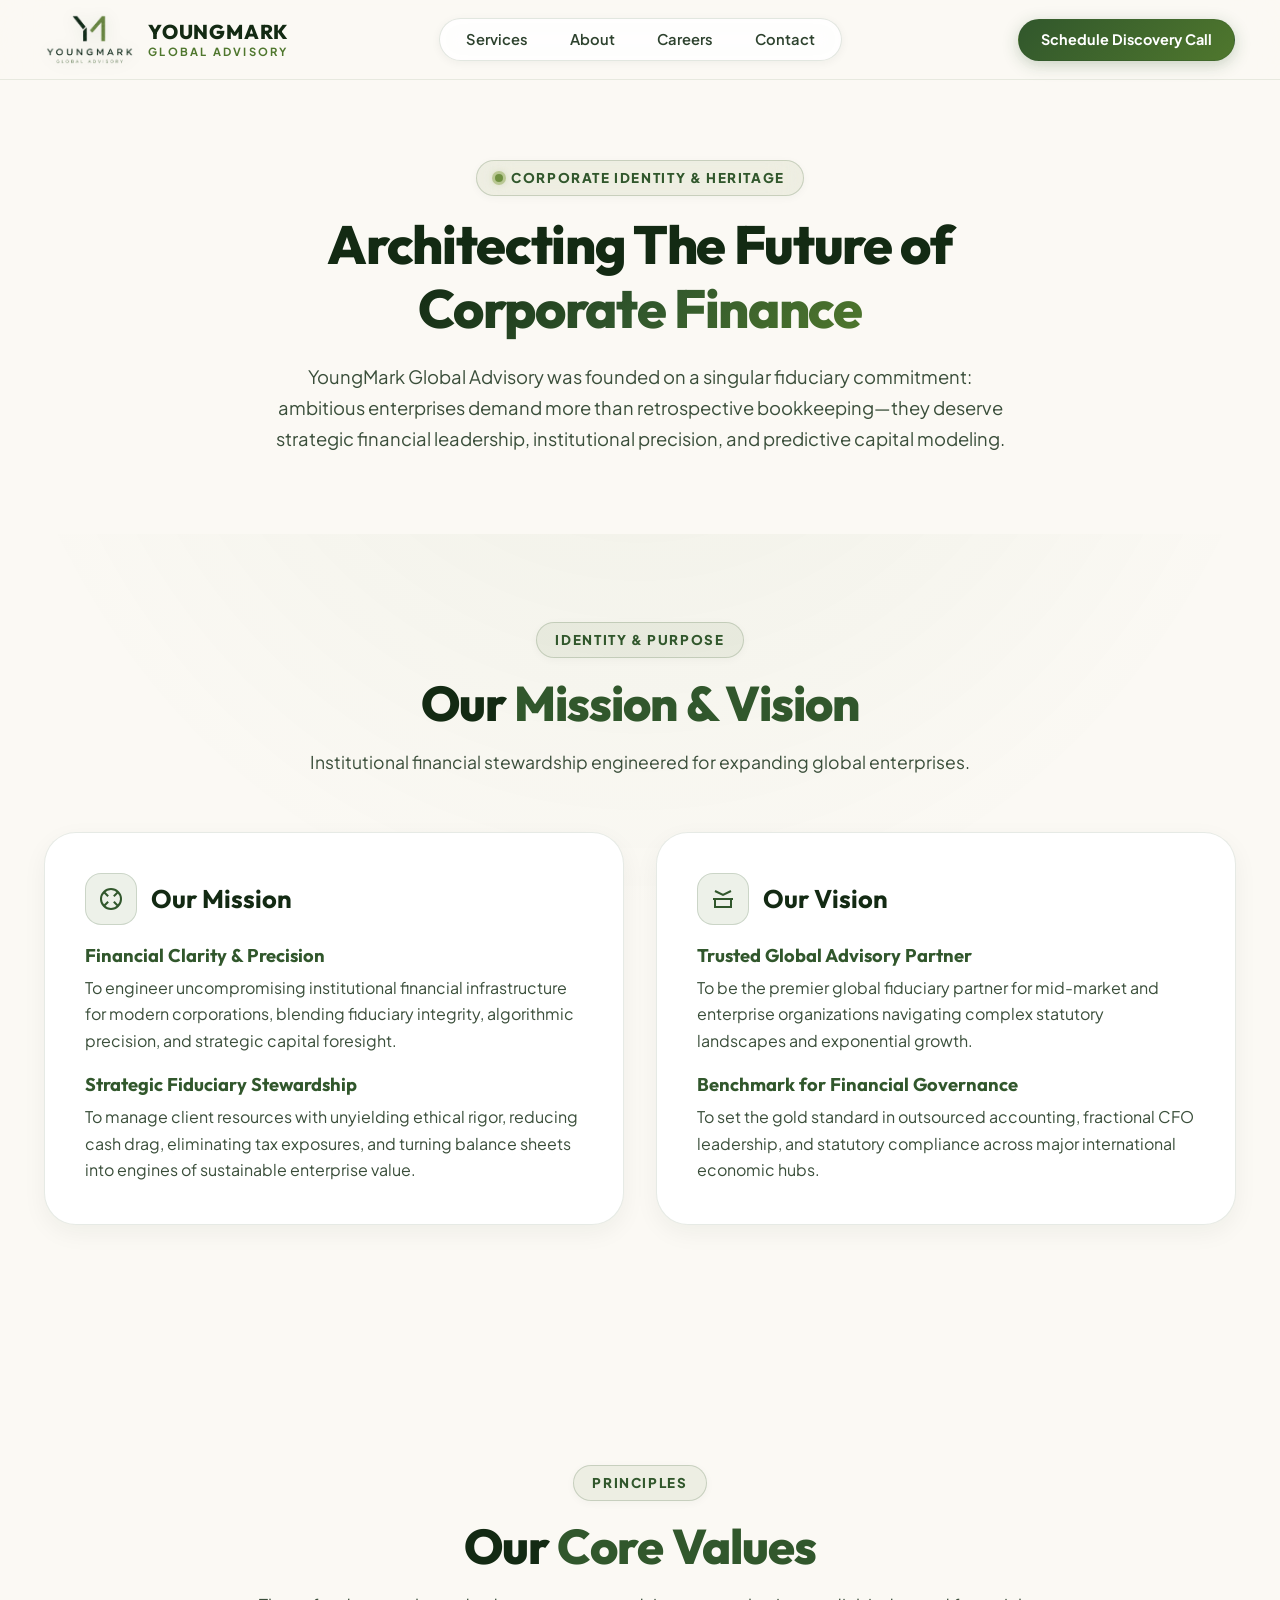
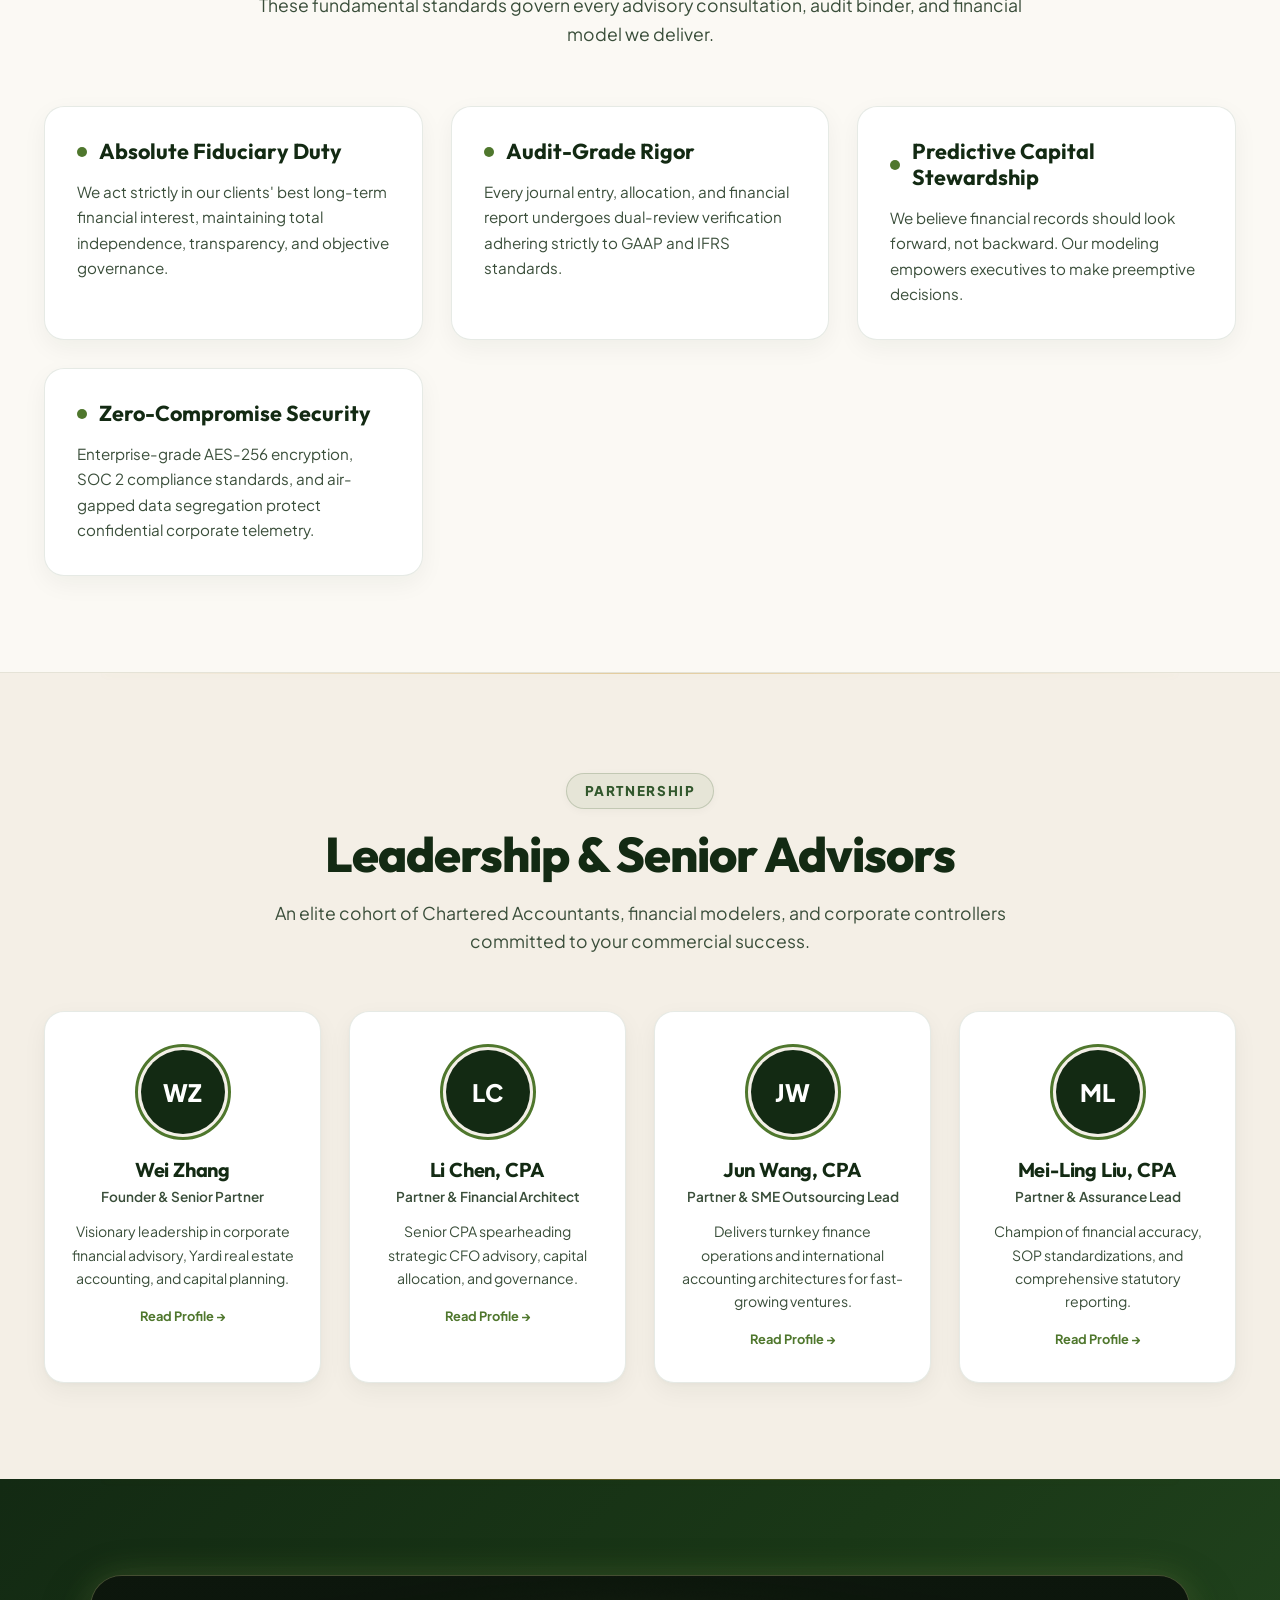
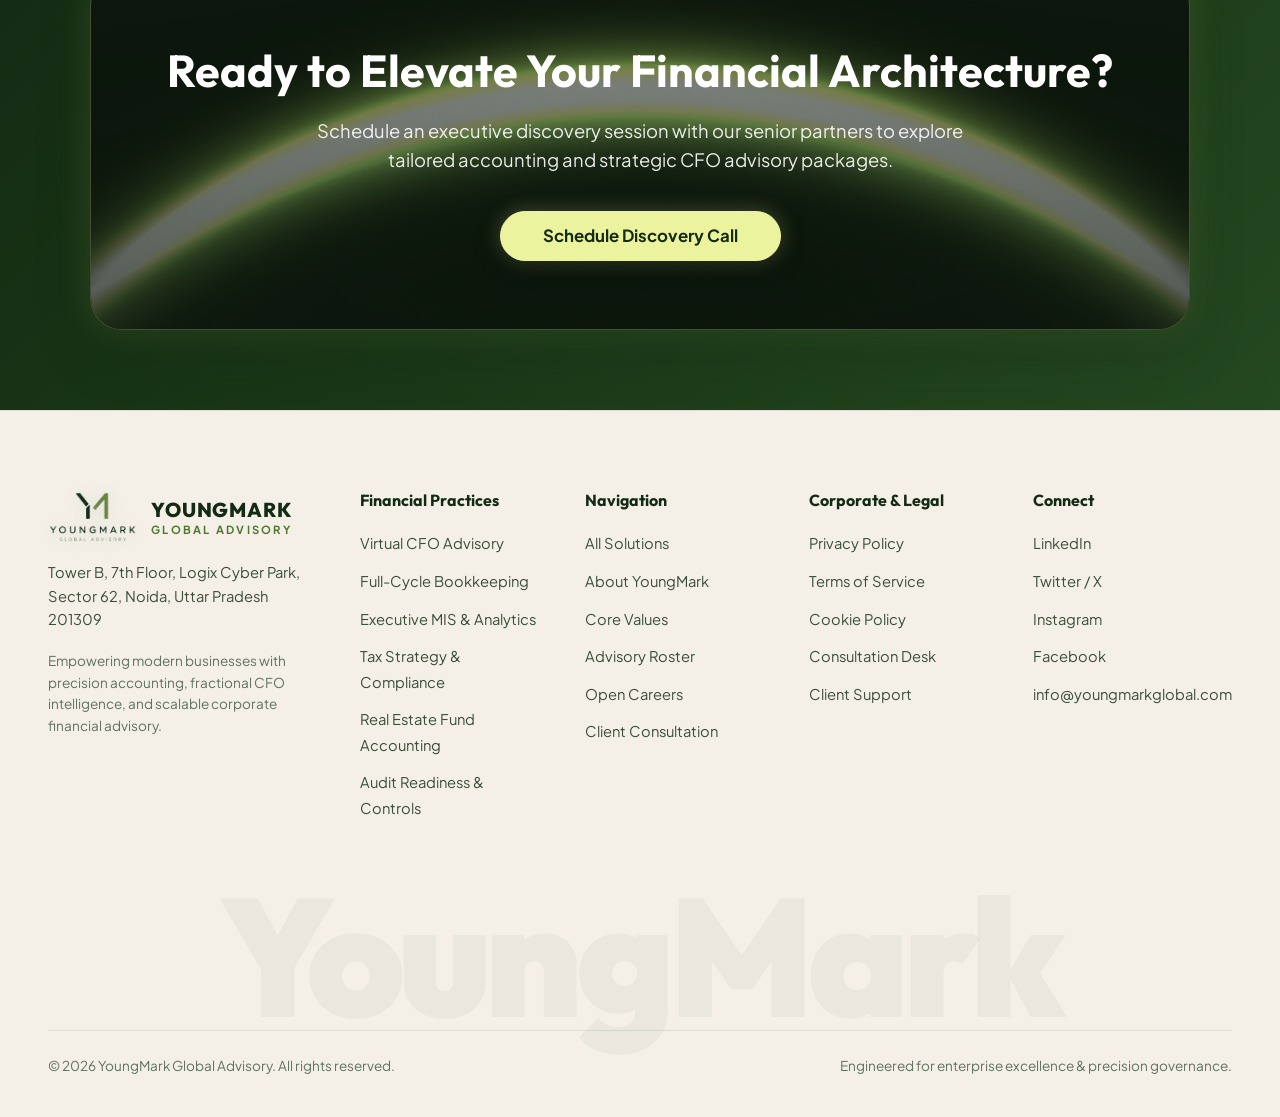
<file: about.html>
<!DOCTYPE html>
<html lang="en" data-theme="light">
<head>
  <meta charset="UTF-8">
  <meta name="viewport" content="width=device-width, initial-scale=1.0">
  <title>About Us - YoungMark Global Advisory</title>
  <meta name="description" content="Learn about YoungMark Global Advisory's mission, fiduciary standards, core financial principles, and our seasoned leadership cohort of Chartered Accountants and corporate controllers.">
  <link rel="stylesheet" href="css/style.css?v=31.0">
  <link rel="icon" href="assets/Logo.png" type="image/png">
</head>
<body>
  <div class="matrix-grid-bg" aria-hidden="true"></div>
  <div class="site-vignette" aria-hidden="true"></div>

  <!-- Floating Glassmorphic Header -->
  <header class="site-header">
    <nav class="nav-pill">
      <a href="index.html" class="brand-link">
        <img src="assets/Logo.png" alt="YoungMark Global Advisory" class="brand-logo-img">
        <div class="brand-text">
          <span class="brand-title">YOUNGMARK</span>
          <span class="brand-subtitle">Global Advisory</span>
        </div>
      </a>

      <ul class="nav-links">
        <li><a href="services.html" class="nav-link">Services</a></li>
        <li><a href="about.html" class="nav-link active">About</a></li>
        <li><a href="careers.html" class="nav-link">Careers</a></li>
        <li><a href="contact.html" class="nav-link">Contact</a></li>
      </ul>

      <div class="nav-actions">
        <a href="contact.html" class="btn-cta">Get Started</a>
        <button class="mobile-menu-btn" aria-label="Open Navigation Menu">
          <svg width="22" height="22" viewBox="0 0 24 24" fill="none" stroke="currentColor" stroke-width="2"><line x1="3" y1="12" x2="21" y2="12"/><line x1="3" y1="6" x2="21" y2="6"/><line x1="3" y1="18" x2="21" y2="18"/></svg>
        </button>
      </div>
    </nav>
  </header>

  <!-- Mobile Drawer -->
  <div class="mobile-nav-drawer">
    <a href="services.html" class="nav-link">Services</a>
    <a href="about.html" class="nav-link active">About</a>
    <a href="careers.html" class="nav-link">Careers</a>
    <a href="contact.html" class="nav-link">Contact</a>
    <a href="contact.html" class="btn-cta" style="width: 100%; text-align: center; margin-top: 8px;">Book Consultation</a>
  </div>

  <main>
    <!-- Subpage Hero -->
    <section class="subpage-hero">
      <div class="ambient-orb orb-1"></div>
      <div class="ambient-orb orb-2"></div>
      <div class="badge-pill">
        <span class="badge-dot"></span>
        <span>Corporate Identity &amp; Heritage</span>
      </div>
      <h1>Architecting The Future of <span class="text-gradient">Corporate Finance</span></h1>
      <p>
        YoungMark Global Advisory was founded on a singular fiduciary commitment: ambitious enterprises demand more than retrospective bookkeeping—they deserve strategic financial leadership, institutional precision, and predictive capital modeling.
      </p>
    </section>


    <!-- Dual Mission & Vision Grid -->
    <section class="subpage-transition-section" style="padding: 88px 0;">
      <div class="container">
        <div class="section-header">
          <span class="section-tag">Identity &amp; Purpose</span>
          <h2 class="section-title">Our <span class="text-brand">Mission &amp; Vision</span></h2>
          <p class="section-subtitle">
            Institutional financial stewardship engineered for expanding global enterprises.
          </p>
        </div>

        <div class="about-mission-grid">
          <!-- Card 1 -->
          <div class="spotlight-card tilt-card" style="border-radius: var(--radius-xl); padding: 40px; box-shadow: var(--shadow-sm);">
            <div style="display: flex; align-items: center; gap: 14px; margin-bottom: 20px;">
              <div class="service-icon-bubble" style="width: 52px; height: 52px;">
                <svg width="24" height="24" viewBox="0 0 24 24" fill="none" stroke="currentColor" stroke-width="2"><circle cx="12" cy="12" r="10"/><path d="m4.93 4.93 4.24 4.24"/><path d="m14.83 9.17 4.24-4.24"/><path d="m14.83 14.83 4.24 4.24"/><path d="m9.17 14.83-4.24 4.24"/></svg>
              </div>
              <h3 style="font-size: 1.6rem;">Our Mission</h3>
            </div>
            <div style="margin-bottom: 20px;">
              <h4 style="font-size: 1.15rem; margin-bottom: 8px;">Financial Clarity &amp; Precision</h4>
              <p style="line-height: 1.6;">
                To deliver spotless, auditable, and forward-looking financial advisory that equips corporate leadership with total clarity, robust working capital, and audit readiness.
              </p>
            </div>
            <div>
              <h4 style="font-size: 1.15rem; margin-bottom: 8px;">Strategic Fiduciary Stewardship</h4>
              <p style="line-height: 1.6;">
                To manage client resources with unyielding ethical rigor, reducing cash drag, eliminating tax exposures, and turning balance sheets into engines of sustainable enterprise value.
              </p>
            </div>
          </div>

          <!-- Card 2 -->
          <div class="spotlight-card tilt-card" style="border-radius: var(--radius-xl); padding: 40px; box-shadow: var(--shadow-sm);">
            <div style="display: flex; align-items: center; gap: 14px; margin-bottom: 20px;">
              <div class="service-icon-bubble" style="width: 52px; height: 52px;">
                <svg width="24" height="24" viewBox="0 0 24 24" fill="none" stroke="currentColor" stroke-width="2"><path d="M2 12h20"/><path d="M20 12v8H4v-8"/><path d="m4 4 8 4 8-4"/></svg>
              </div>
              <h3 style="font-size: 1.6rem;">Our Vision</h3>
            </div>
            <div style="margin-bottom: 20px;">
              <h4 style="font-size: 1.15rem; margin-bottom: 8px;">Trusted Global Advisory Partner</h4>
              <p style="line-height: 1.6;">
                To be universally recognized as the most reliable, trusted, and insightful financial advisory firm for expanding companies, forging multi-decade client alliances.
              </p>
            </div>
            <div>
              <h4 style="font-size: 1.15rem; margin-bottom: 8px;">Benchmark for Financial Governance</h4>
              <p style="line-height: 1.6;">
                To set the gold standard in outsourced accounting, fractional CFO leadership, and statutory compliance across major international economic hubs.
              </p>
            </div>
          </div>
        </div>
      </div>
    </section>


    <!-- Core Values Section -->
    <section id="values" class="subpage-light-section" style="padding: 96px 0;">
      <div class="container">
        <div class="section-header">
          <span class="section-tag">Principles</span>
          <h2 class="section-title">Our <span class="text-brand">Core Values</span></h2>
          <p class="section-subtitle">
            These fundamental standards govern every advisory consultation, audit binder, and financial model we deliver.
          </p>
        </div>

        <div class="about-values-grid">
          <!-- Value 1 -->
          <div style="background: #FFFFFF; border: 1px solid rgba(19, 42, 19, 0.12); border-radius: var(--radius-lg); padding: 32px; box-shadow: 0 4px 18px rgba(19, 42, 19, 0.06); transition: var(--transition);">
            <div style="display: flex; align-items: center; gap: 12px; margin-bottom: 14px;">
              <div style="width: 10px; height: 10px; border-radius: 9999px; background: var(--c-leaf-green);"></div>
              <h3 style="font-size: 1.35rem; font-weight: 700; color: #132A13;">Financial Insight</h3>
            </div>
            <p style="color: #243823; font-size: 0.95rem; font-weight: 500; line-height: 1.68; margin: 0;">
              We look beyond historical data. We unearth hidden margins, identify liquidity bottlenecks, and structure models that fuel informed executive decisions.
            </p>
          </div>

          <!-- Value 2 -->
          <div style="background: #FFFFFF; border: 1px solid rgba(19, 42, 19, 0.12); border-radius: var(--radius-lg); padding: 32px; box-shadow: 0 4px 18px rgba(19, 42, 19, 0.06); transition: var(--transition);">
            <div style="display: flex; align-items: center; gap: 12px; margin-bottom: 14px;">
              <div style="width: 10px; height: 10px; border-radius: 9999px; background: var(--c-forest-green);"></div>
              <h3 style="font-size: 1.35rem; font-weight: 700; color: #132A13;">Uncompromising Integrity</h3>
            </div>
            <p style="color: #243823; font-size: 0.95rem; font-weight: 500; line-height: 1.68; margin: 0;">
              We conduct our financial advisory with absolute transparency, fiduciary discipline, and strict statutory accountability—earning deep trust across boardrooms.
            </p>
          </div>

          <!-- Value 3 -->
          <div style="background: #FFFFFF; border: 1px solid rgba(19, 42, 19, 0.12); border-radius: var(--radius-lg); padding: 32px; box-shadow: 0 4px 18px rgba(19, 42, 19, 0.06); transition: var(--transition);">
            <div style="display: flex; align-items: center; gap: 12px; margin-bottom: 14px;">
              <div style="width: 10px; height: 10px; border-radius: 9999px; background: var(--c-sage-green);"></div>
              <h3 style="font-size: 1.35rem; font-weight: 700; color: #132A13;">Client Partnership</h3>
            </div>
            <p style="color: #243823; font-size: 0.95rem; font-weight: 500; line-height: 1.68; margin: 0;">
              We embed seamlessly alongside founders, boards, and finance controllers, operating as dedicated internal partners aligned directly with your enterprise vision.
            </p>
          </div>

          <!-- Value 4 -->
          <div style="background: #FFFFFF; border: 1px solid rgba(19, 42, 19, 0.12); border-radius: var(--radius-lg); padding: 32px; box-shadow: 0 4px 18px rgba(19, 42, 19, 0.06); transition: var(--transition);">
            <div style="display: flex; align-items: center; gap: 12px; margin-bottom: 14px;">
              <div style="width: 10px; height: 10px; border-radius: 9999px; background: var(--c-dark-green);"></div>
              <h3 style="font-size: 1.35rem; font-weight: 700; color: #132A13;">Audit-Grade Excellence</h3>
            </div>
            <p style="color: #243823; font-size: 0.95rem; font-weight: 500; line-height: 1.68; margin: 0;">
              We champion impeccable standards across every reconciliation, journal posting, and statutory schedule, guaranteeing audit readiness and peaceful compliance.
            </p>
          </div>

          <!-- Value 5 -->
          <div style="background: #FFFFFF; border: 1px solid rgba(19, 42, 19, 0.12); border-radius: var(--radius-lg); padding: 32px; box-shadow: 0 4px 18px rgba(19, 42, 19, 0.06); transition: var(--transition);">
            <div style="display: flex; align-items: center; gap: 12px; margin-bottom: 14px;">
              <div style="width: 10px; height: 10px; border-radius: 9999px; background: var(--c-leaf-green);"></div>
              <h3 style="font-size: 1.35rem; font-weight: 700; color: #132A13;">Continuous Regulatory Mastery</h3>
            </div>
            <p style="color: #243823; font-size: 0.95rem; font-weight: 500; line-height: 1.68; margin: 0;">
              We stay ahead of evolving tax legislation, statutory filings, and international reporting benchmarks to preserve your company's fiscal shield.
            </p>
          </div>

          <!-- Value 6 -->
          <div style="background: #FFFFFF; border: 1px solid rgba(19, 42, 19, 0.12); border-radius: var(--radius-lg); padding: 32px; box-shadow: 0 4px 18px rgba(19, 42, 19, 0.06); transition: var(--transition);">
            <div style="display: flex; align-items: center; gap: 12px; margin-bottom: 14px;">
              <div style="width: 10px; height: 10px; border-radius: 9999px; background: var(--c-forest-green);"></div>
              <h3 style="font-size: 1.35rem; font-weight: 700; color: #132A13;">Quantifiable Value Creation</h3>
            </div>
            <p style="color: #243823; font-size: 0.95rem; font-weight: 500; line-height: 1.68; margin: 0;">
              Our results are directly measured in working capital expansion, reduced DSO, strategic tax savings, and accelerated month-end reporting speeds.
            </p>
          </div>
        </div>
      </div>
    </section>


    <!-- Complete Leadership & Advisory Roster Section -->
    <section id="team" class="team-section has-linen-transition">
      <div class="container">
        <div class="section-header">
          <span class="section-tag">Executive Council</span>
          <h2 class="section-title">Our <span class="text-brand">Advisory Leadership</span></h2>
          <p class="section-subtitle">
            An elite cohort of Chartered Accountants, financial controllers, and treasury advisors delivering institutional excellence. Click any profile to view their executive bio.
          </p>
        </div>

        <div class="team-grid">
          <!-- Member 1 -->
          <div class="team-member-card" onclick="showTeamModal('Wei Zhang', 'Founder & Senior Partner', 'Financial Operations & Corporate Strategy Specialist', 'Visionary financial leader with extensive experience delivering institutional advisory, real estate portfolio accounting, and strategic controllership for multinational operations.', ['Corporate Financial Strategy', 'Real Estate Fund Accounting', 'Working Capital Optimization', 'Strategic Growth'])">
            <div class="member-avatar-wrap">
              <div style="width: 100%; height: 100%; border-radius: 9999px; background: linear-gradient(135deg, var(--c-dark-green), var(--c-forest-green)); display: flex; align-items: center; justify-content: center; color: white; font-weight: 800; font-size: 1.5rem;">WZ</div>
            </div>
            <h3 class="member-name">Wei Zhang</h3>
            <p class="member-role">Founder &amp; Senior Partner</p>
            <p class="member-snippet">Visionary leadership in corporate financial advisory, Yardi real estate accounting, and capital planning.</p>
            <span class="member-view-bio">Read Profile &rarr;</span>
          </div>

          <!-- Member 2 -->
          <div class="team-member-card" onclick="showTeamModal('Li Chen, CPA', 'Partner & Chief Financial Architect', 'CPA, Advisory & Corporate Finance', 'Strategic finance leader advising corporations on capital structuring, budgeting cycles, and statutory governance. Renowned for turning complex balance sheets into high-yield financial roadmaps.', ['Virtual CFO Advisory', 'Corporate Governance', 'Capital Budgeting', 'Audit Preparation'])">
            <div class="member-avatar-wrap">
              <div style="width: 100%; height: 100%; border-radius: 9999px; background: linear-gradient(135deg, var(--c-forest-green), var(--c-leaf-green)); display: flex; align-items: center; justify-content: center; color: white; font-weight: 800; font-size: 1.5rem;">LC</div>
            </div>
            <h3 class="member-name">Li Chen, CPA</h3>
            <p class="member-role">Partner &amp; Financial Architect</p>
            <p class="member-snippet">Senior CPA spearheading strategic CFO advisory, capital allocation, and governance.</p>
            <span class="member-view-bio">Read Profile &rarr;</span>
          </div>

          <!-- Member 3 -->
          <div class="team-member-card" onclick="showTeamModal('Jun Wang, CPA', 'Partner & SME Outsourcing Lead', 'CPA, Global Accounting Operations', 'Pioneering end-to-end accounting outsourcing models for SMEs and international clients. Expert in multi-currency ledger consolidation and automated month-end close schedules.', ['SME Outsourcing', 'International Accounting', 'Cash Flow Control', 'Tax Compliance'])">
            <div class="member-avatar-wrap">
              <div style="width: 100%; height: 100%; border-radius: 9999px; background: linear-gradient(135deg, var(--c-forest-green), var(--c-sage-green)); display: flex; align-items: center; justify-content: center; color: white; font-weight: 800; font-size: 1.5rem;">JW</div>
            </div>
            <h3 class="member-name">Jun Wang, CPA</h3>
            <p class="member-role">Partner &amp; SME Outsourcing Lead</p>
            <p class="member-snippet">Delivers turnkey finance operations and international accounting architectures for fast-growing ventures.</p>
            <span class="member-view-bio">Read Profile &rarr;</span>
          </div>

          <!-- Member 4 -->
          <div class="team-member-card" onclick="showTeamModal('Mei-Ling Liu, CPA', 'Partner & Audit & Assurance Lead', 'CPA, Enterprise Financial Controls', 'Ensuring institutional accuracy through meticulous bookkeeping routines, internal control frameworks, and compliance reporting that guarantees audit peace of mind.', ['Audit & Assurance', 'Internal Controls', 'Standard Operating Procedures', 'Statutory Reporting'])">
            <div class="member-avatar-wrap">
              <div style="width: 100%; height: 100%; border-radius: 9999px; background: linear-gradient(135deg, var(--c-dark-green), var(--c-leaf-green)); display: flex; align-items: center; justify-content: center; color: white; font-weight: 800; font-size: 1.5rem;">ML</div>
            </div>
            <h3 class="member-name">Mei-Ling Liu, CPA</h3>
            <p class="member-role">Partner &amp; Assurance Lead</p>
            <p class="member-snippet">Champion of financial accuracy, SOP standardizations, and comprehensive statutory reporting.</p>
            <span class="member-view-bio">Read Profile &rarr;</span>
          </div>

          <!-- Member 5 -->
          <div class="team-member-card" onclick="showTeamModal('Hao Huang', 'Financial Modeling & Corporate Reporting Manager', 'Advanced Financial Engineering', 'Experienced finance specialist with deep expertise in financial data modeling, complex month-end reconciliations, Spectrum, and corporate cash flow governance.', ['Financial Modeling', 'Data Analytics', 'Cash Flow Governance', 'Spreadsheet Engineering'])">
            <div class="member-avatar-wrap">
              <div style="width: 100%; height: 100%; border-radius: 9999px; background: linear-gradient(135deg, var(--c-forest-green), var(--c-lemon-cream)); display: flex; align-items: center; justify-content: center; color: var(--c-dark-green); font-weight: 800; font-size: 1.5rem;">HH</div>
            </div>
            <h3 class="member-name">Hao Huang</h3>
            <p class="member-role">Financial Modeling Manager</p>
            <p class="member-snippet">Specialist in custom financial models, spectrum reconciliations, and balance sheet integrity.</p>
            <span class="member-view-bio">Read Profile &rarr;</span>
          </div>

          <!-- Member 6 -->
          <div class="team-member-card" onclick="showTeamModal('Tian-Yu Zhou', 'MIS & Management Accounting Lead', 'Management Accounting & Business Intelligence', 'Directing executive MIS reporting suites across Zoho Books, Xero, and AccountMate, translating complex operational data into actionable C-suite scorecards.', ['MIS Architecture', 'Zoho Books Financials', 'Xero Accounting', 'Multi-Ledger Reporting'])">
            <div class="member-avatar-wrap">
              <div style="width: 100%; height: 100%; border-radius: 9999px; background: linear-gradient(135deg, var(--c-leaf-green), var(--c-forest-green)); display: flex; align-items: center; justify-content: center; color: white; font-weight: 800; font-size: 1.5rem;">TZ</div>
            </div>
            <h3 class="member-name">Tian-Yu Zhou</h3>
            <p class="member-role">MIS &amp; Management Accounting</p>
            <p class="member-snippet">Authority on multi-platform MIS dashboards, management accounting, and executive BI metrics.</p>
            <span class="member-view-bio">Read Profile &rarr;</span>
          </div>

          <!-- Member 7 -->
          <div class="team-member-card" onclick="showTeamModal('Bo Yang', 'Certified Accounting & ERP Finance Advisor', 'QuickBooks, Xero & Sage Intacct Certified', 'Top-tier advisor in QuickBooks Online, Xero, NetSuite Financials, and Sage Intacct implementations, delivering friction-free ledger transitions and automated close cycles.', ['NetSuite Financials', 'Sage Intacct', 'QBO Advanced', 'Automated Ledgers'])">
            <div class="member-avatar-wrap">
              <div style="width: 100%; height: 100%; border-radius: 9999px; background: linear-gradient(135deg, var(--c-forest-green), var(--c-dark-green)); display: flex; align-items: center; justify-content: center; color: white; font-weight: 800; font-size: 1.5rem;">BY</div>
            </div>
            <h3 class="member-name">Bo Yang</h3>
            <p class="member-role">Senior Accounting Advisor</p>
            <p class="member-snippet">Certified NetSuite &amp; Intacct financial consultant optimizing multi-entity cloud accounting ledgers.</p>
            <span class="member-view-bio">Read Profile &rarr;</span>
          </div>

          <!-- Member 8 -->
          <div class="team-member-card" onclick="showTeamModal('Xin-Rui Wu', 'Tax Strategy & Compliance Controller', 'Direct & Indirect Tax Specialist', 'Assisting international and domestic entities with forward-looking tax strategies, deductions optimization, and proactive audit prevention.', ['Corporate Tax Planning', 'Statutory Filings', 'Deductions Optimization', 'Fiscal Compliance'])">
            <div class="member-avatar-wrap">
              <div style="width: 100%; height: 100%; border-radius: 9999px; background: linear-gradient(135deg, var(--c-leaf-green), var(--c-sage-green)); display: flex; align-items: center; justify-content: center; color: white; font-weight: 800; font-size: 1.5rem;">XW</div>
            </div>
            <h3 class="member-name">Xin-Rui Wu</h3>
            <p class="member-role">Tax Strategy Controller</p>
            <p class="member-snippet">Specialist in strategic corporate tax planning, entity structuring, and fiscal compliance.</p>
            <span class="member-view-bio">Read Profile &rarr;</span>
          </div>

          <!-- Member 9 -->
          <div class="team-member-card" onclick="showTeamModal('Zhi-Cheng Zhao', 'Global Growth & Client Advisory Lead', 'Client Financial Relations', 'Dynamic strategist expanding YoungMark\'s cross-border presence and forging alliances with enterprise clients and financial institutions.', ['Advisory Partnerships', 'Enterprise Client Growth', 'Strategic Alliances', 'Brand Fiduciary Elevation'])">
            <div class="member-avatar-wrap">
              <div style="width: 100%; height: 100%; border-radius: 9999px; background: linear-gradient(135deg, var(--c-dark-green), var(--c-forest-green)); display: flex; align-items: center; justify-content: center; color: white; font-weight: 800; font-size: 1.5rem;">ZZ</div>
            </div>
            <h3 class="member-name">Zhi-Cheng Zhao</h3>
            <p class="member-role">Global Growth &amp; Advisory</p>
            <p class="member-snippet">Spearheading institutional expansion and international client advisory partnerships.</p>
            <span class="member-view-bio">Read Profile &rarr;</span>
          </div>

          <!-- Member 10 -->
          <div class="team-member-card" onclick="showTeamModal('Xiao-Feng Sun', 'Senior Financial Analyst', 'Quantitative Modeling & Variance Analysis', 'Financial analyst specialized in designing complex forecasting models, EBITDA sensitivity analyses, capital expense budgeting, and cash flow reconciliations.', ['Financial Modeling', 'Variance Analysis', 'EBITDA Forecasting', 'Capital Allocation'])">
            <div class="member-avatar-wrap">
              <div style="width: 100%; height: 100%; border-radius: 9999px; background: linear-gradient(135deg, var(--c-forest-green), var(--c-leaf-green)); display: flex; align-items: center; justify-content: center; color: white; font-weight: 800; font-size: 1.5rem;">XS</div>
            </div>
            <h3 class="member-name">Xiao-Feng Sun</h3>
            <p class="member-role">Senior Financial Analyst</p>
            <p class="member-snippet">Specialist in quantitative financial modeling, cash flow variance, and predictive scenario planning.</p>
            <span class="member-view-bio">Read Profile &rarr;</span>
          </div>

          <!-- Member 11 -->
          <div class="team-member-card" onclick="showTeamModal('Guo-Qiang Ma', 'Corporate Treasury & Working Capital Analyst', 'Treasury & Liquidity Management', 'Treasury specialist managing working capital buffers, daily cash positioning, short-term investments, and supplier payment cycles.', ['Treasury Management', 'Working Capital Buffer', 'Liquidity Positioning', 'Cash Flow Timing'])">
            <div class="member-avatar-wrap">
              <div style="width: 100%; height: 100%; border-radius: 9999px; background: linear-gradient(135deg, var(--c-leaf-green), var(--c-sage-green)); display: flex; align-items: center; justify-content: center; color: white; font-weight: 800; font-size: 1.5rem;">GM</div>
            </div>
            <h3 class="member-name">Guo-Qiang Ma</h3>
            <p class="member-role">Treasury &amp; Liquidity Analyst</p>
            <p class="member-snippet">Expert in cash position optimization, working capital governance, and treasury controls.</p>
            <span class="member-view-bio">Read Profile &rarr;</span>
          </div>

          <!-- Member 12 -->
          <div class="team-member-card" onclick="showTeamModal('Jian-Hao Lin', 'Real Estate & Fund Accounting Specialist', 'Yardi & Real Estate Finance', 'Dedicated consultant in real estate fund accounting, CAM reconciliations, lease audits, and investor waterfall distributions.', ['Yardi Accounting', 'Real Estate Fund Ledgers', 'CAM Reconciliations', 'Investor Distributions'])">
            <div class="member-avatar-wrap">
              <div style="width: 100%; height: 100%; border-radius: 9999px; background: linear-gradient(135deg, var(--c-dark-green), var(--c-leaf-green)); display: flex; align-items: center; justify-content: center; color: white; font-weight: 800; font-size: 1.5rem;">JL</div>
            </div>
            <h3 class="member-name">Jian-Hao Lin</h3>
            <p class="member-role">Real Estate Fund Accountant</p>
            <p class="member-snippet">Expert in Yardi financial ledgers, commercial CAM pooling, and property investor reporting.</p>
            <span class="member-view-bio">Read Profile &rarr;</span>
          </div>
        </div>
      </div>
    </section>


    <!-- Call to Action Banner -->
    <section class="cta-banner-section">
      <div class="cta-banner-box">
        <h2 class="cta-banner-title">Collaborate with Proven Financial Leaders</h2>
        <p class="cta-banner-desc">
          Partner with our Chartered Accountants and fractional CFOs to protect and scale your enterprise balance sheet.
        </p>
        <a href="contact.html" class="btn-banner">Connect with Our Team</a>
      </div>
    </section>
  </main>

  <!-- Deep Footer -->
  <footer class="site-footer">
    <div class="container-wide">
      <div class="footer-top-grid">
        <div class="footer-brand-col">
          <a href="index.html" class="brand-link">
            <img src="assets/Logo.png" alt="YoungMark Global Advisory" class="brand-logo-img">
            <div class="brand-text">
              <span class="brand-title">YOUNGMARK</span>
              <span class="brand-subtitle">Global Advisory</span>
            </div>
          </a>
          <div class="footer-address">
            <strong>Headquarters &amp; Executive Office:</strong><br>
            Tower B, 7th Floor, Logix Cyber Park,<br>
            Sector 62, Noida, Uttar Pradesh 201309
          </div>
          <p style="font-size: 0.85rem; color: var(--text-muted);">
            Empowering modern businesses with precision accounting, fractional CFO intelligence, and scalable corporate financial advisory.
          </p>
        </div>

        <div>
          <h4 class="footer-col-title">Financial Practices</h4>
          <ul class="footer-links-list">
            <li><a href="services.html">Virtual CFO Advisory</a></li>
            <li><a href="services.html">Full-Cycle Bookkeeping</a></li>
            <li><a href="services.html">Executive MIS &amp; Analytics</a></li>
            <li><a href="services.html">Tax Strategy &amp; Compliance</a></li>
            <li><a href="services.html">Real Estate Fund Accounting</a></li>
            <li><a href="services.html">Audit Readiness &amp; Controls</a></li>
          </ul>
        </div>

        <div>
          <h4 class="footer-col-title">Navigation</h4>
          <ul class="footer-links-list">
            <li><a href="services.html">All Solutions</a></li>
            <li><a href="about.html">About YoungMark</a></li>
            <li><a href="about.html#values">Core Values</a></li>
            <li><a href="about.html#team">Advisory Roster</a></li>
            <li><a href="careers.html">Open Careers</a></li>
            <li><a href="contact.html">Client Consultation</a></li>
          </ul>
        </div>

        <div>
          <h4 class="footer-col-title">Corporate &amp; Legal</h4>
          <ul class="footer-links-list">
            <li><a href="privacy-policy.html">Privacy Policy</a></li>
            <li><a href="terms-of-service.html">Terms of Service</a></li>
            <li><a href="cookies.html">Cookie Policy</a></li>
            <li><a href="contact.html">Consultation Desk</a></li>
            <li><a href="contact.html">Client Support</a></li>
          </ul>
        </div>

        <div>
          <h4 class="footer-col-title">Connect</h4>
          <ul class="footer-links-list">
            <li><a href="https://linkedin.com" target="_blank" rel="noopener">LinkedIn</a></li>
            <li><a href="https://x.com" target="_blank" rel="noopener">Twitter / X</a></li>
            <li><a href="https://instagram.com" target="_blank" rel="noopener">Instagram</a></li>
            <li><a href="https://facebook.com" target="_blank" rel="noopener">Facebook</a></li>
            <li><a href="mailto:info@youngmarkglobal.com">info@youngmarkglobal.com</a></li>
          </ul>
        </div>
      </div>

      <div class="footer-watermark">YoungMark</div>

      <div class="footer-bottom-bar">
        <div>&copy; 2026 YoungMark Global Advisory. All rights reserved.</div>
        <div>Engineered for enterprise excellence &amp; fiduciary governance.</div>
      </div>
    </div>
  </footer>

  <!-- Universal Modal Backdrop -->
  <div class="modal-backdrop" id="modal-backdrop">
    <div class="modal-box">
      <button class="modal-close-btn" aria-label="Close Modal">&times;</button>
      <div id="modal-body-content"></div>
    </div>
  </div>

  <script src="js/site-content.js?v=31.0"></script>
  <script src="js/main.js?v=31.0"></script>
</body>
</html>
</file>
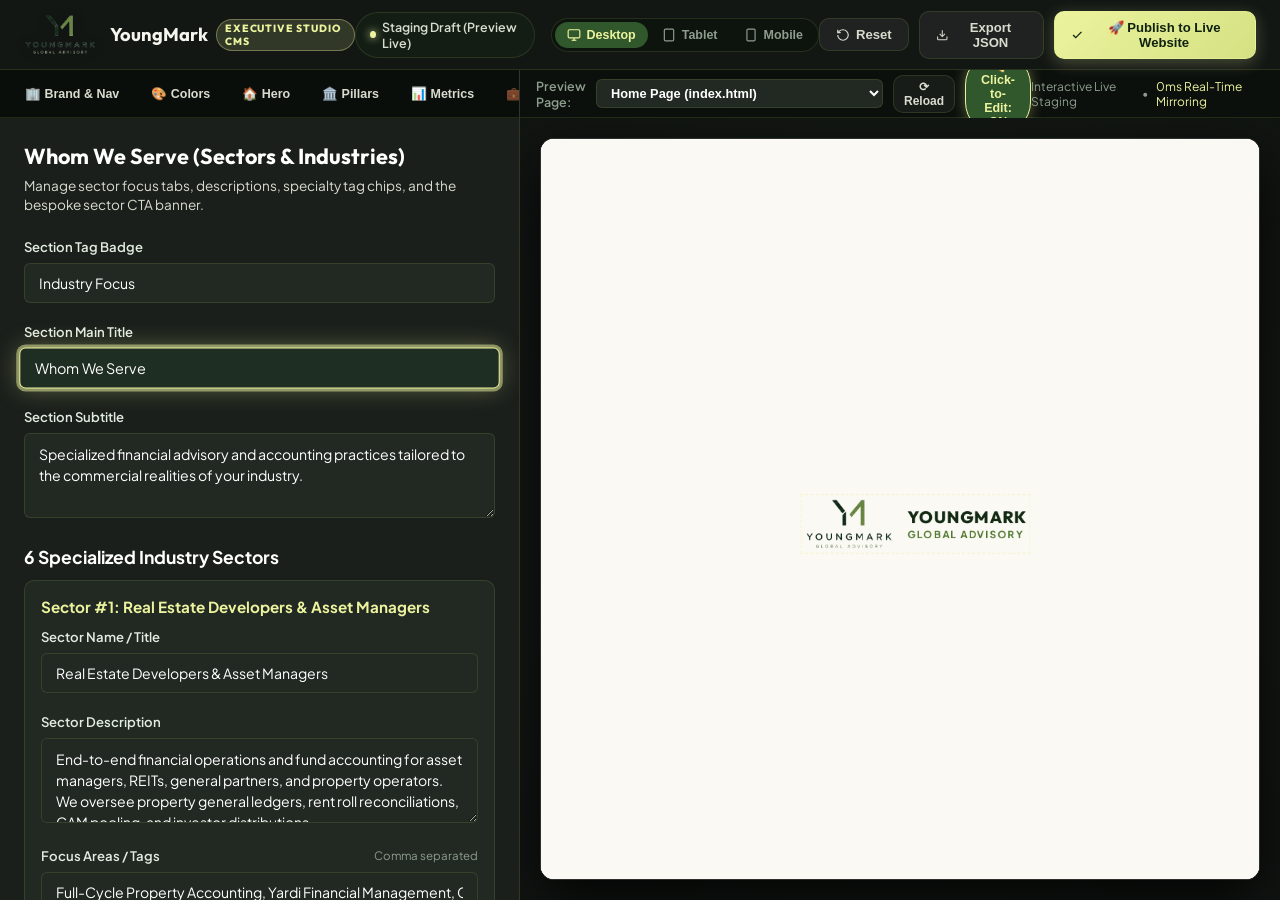
<file: admin.html>
<!DOCTYPE html>
<html lang="en">
<head>
  <meta charset="UTF-8">
  <meta name="viewport" content="width=device-width, initial-scale=1.0">
  <title>YoungMark Executive Admin Studio &amp; Visual CMS</title>
  <link rel="icon" href="assets/Logo.png" type="image/png">
  <link rel="stylesheet" href="css/admin.css?v=31.0">
</head>
<body>

  <!-- Top Header Bar -->
  <header class="admin-header">
    <div class="admin-header-brand">
      <img src="assets/Logo.png" alt="YoungMark Logo" class="admin-brand-logo">
      <div class="admin-brand-title">
        YoungMark <span class="admin-badge-cms">Executive Studio CMS</span>
      </div>
    </div>

    <div class="admin-header-center">
      <div class="admin-status-pill">
        <span class="admin-status-dot"></span>
        <span id="admin-status-text">Staging Draft (Preview Live)</span>
      </div>

      <div class="device-switcher">
        <button class="device-btn active" data-device="desktop">
          <svg width="14" height="14" viewBox="0 0 24 24" fill="none" stroke="currentColor" stroke-width="2"><rect x="2" y="3" width="20" height="14" rx="2"/><line x1="8" y1="21" x2="16" y2="21"/><line x1="12" y1="17" x2="12" y2="21"/></svg>
          Desktop
        </button>
        <button class="device-btn" data-device="tablet">
          <svg width="14" height="14" viewBox="0 0 24 24" fill="none" stroke="currentColor" stroke-width="2"><rect x="4" y="2" width="16" height="20" rx="2"/><line x1="12" y1="18" x2="12.01" y2="18"/></svg>
          Tablet
        </button>
        <button class="device-btn" data-device="mobile">
          <svg width="14" height="14" viewBox="0 0 24 24" fill="none" stroke="currentColor" stroke-width="2"><rect x="5" y="2" width="14" height="20" rx="2"/><line x1="12" y1="18" x2="12.01" y2="18"/></svg>
          Mobile
        </button>
      </div>
    </div>

    <div class="admin-header-actions">
      <button class="btn-admin btn-admin-glass" id="btn-reset-defaults" title="Reset Staging to Default Production Content">
        <svg width="14" height="14" viewBox="0 0 24 24" fill="none" stroke="currentColor" stroke-width="2"><path d="M3 12a9 9 0 1 0 9-9 9.75 9.75 0 0 0-6.74 2.74L3 8"/><path d="M3 3v5h5"/></svg>
        Reset
      </button>
      <button class="btn-admin btn-admin-glass" id="btn-export-json" title="Download Master site-content.json Backup">
        <svg width="14" height="14" viewBox="0 0 24 24" fill="none" stroke="currentColor" stroke-width="2"><path d="M21 15v4a2 2 0 0 1-2 2H5a2 2 0 0 1-2-2v-4"/><polyline points="7 10 12 15 17 10"/><line x1="12" y1="15" x2="12" y2="3"/></svg>
        Export JSON
      </button>
      <button class="btn-admin btn-admin-primary" id="btn-open-publish-modal">
        <svg width="14" height="14" viewBox="0 0 24 24" fill="none" stroke="currentColor" stroke-width="2.5"><polyline points="20 6 9 17 4 12"/></svg>
        🚀 Publish to Live Website
      </button>
    </div>
  </header>

  <!-- Master Split-Screen Workspace -->
  <main class="admin-workspace">

    <!-- Left Controls Editor Pane -->
    <aside class="admin-editor-pane">

      <!-- Navigation Tabs -->
      <nav class="admin-tabs-nav">
        <button class="tab-btn active" data-tab="brand">🏢 Brand &amp; Nav</button>
        <button class="tab-btn" data-tab="theme">🎨 Colors</button>
        <button class="tab-btn" data-tab="hero">🏠 Hero</button>
        <button class="tab-btn" data-tab="pillars">🏛️ Pillars</button>
        <button class="tab-btn" data-tab="metrics">📊 Metrics</button>
        <button class="tab-btn" data-tab="services">💼 Services</button>
        <button class="tab-btn" data-tab="industries">🏭 Industries</button>
        <button class="tab-btn" data-tab="platforms">⚡ Platforms</button>
        <button class="tab-btn" data-tab="team">👥 Team</button>
        <button class="tab-btn" data-tab="careers">💼 Careers</button>
        <button class="tab-btn" data-tab="about">🏛️ About</button>
        <button class="tab-btn" data-tab="faqs">❓ FAQs</button>
        <button class="tab-btn" data-tab="cta">📣 CTA Banner</button>
        <button class="tab-btn" data-tab="contact">📞 Contact</button>
        <button class="tab-btn" data-tab="footer">👣 Footer</button>
        <button class="tab-btn" data-tab="legal">⚖️ T&amp;C &amp; Policies</button>
        <button class="tab-btn" data-tab="deploy">🚀 Git Deploy</button>
      </nav>

      <!-- Scrollable Panels Container -->
      <div class="admin-tab-content-area">

        <!-- Tab 1: Brand & Nav -->
        <div class="admin-tab-panel active" id="panel-brand">
          <div class="panel-header">
            <h2 class="panel-title">Brand Identity &amp; Header Navigation</h2>
            <p class="panel-subtitle">Manage company naming, logo assets, header buttons, and navigation links.</p>
          </div>
          <div class="form-group">
            <label class="form-label">Brand Title (Header Main)</label>
            <input type="text" id="brand-title" class="form-input" placeholder="YoungMark">
          </div>
          <div class="form-group">
            <label class="form-label">Brand Subtitle (Pill Tagline)</label>
            <input type="text" id="brand-subtitle" class="form-input" placeholder="Global Advisory">
          </div>
          <div class="form-group">
            <label class="form-label">Company Mission Tagline</label>
            <input type="text" id="brand-tagline" class="form-input">
          </div>
          <div class="form-group">
            <label class="form-label">Logo Image Path / URL</label>
            <input type="text" id="brand-logo-url" class="form-input" placeholder="assets/Logo.png">
          </div>
          <div class="form-row">
            <div class="form-group">
              <label class="form-label">Header Rightmost CTA Button Text</label>
              <input type="text" id="brand-cta-text" class="form-input" placeholder="Schedule Discovery Call">
            </div>
            <div class="form-group">
              <label class="form-label">Header CTA Target Link</label>
              <input type="text" id="brand-cta-link" class="form-input" placeholder="contact.html">
            </div>
          </div>

          <div class="panel-header" style="margin-top: 28px; margin-bottom: 14px;">
            <h3 style="font-size: 1.1rem; color: #FFFFFF; font-weight: 700;">Header Navigation Links</h3>
            <p class="panel-subtitle">Manage all navbar pill links (label &amp; target link destination).</p>
          </div>
          <div id="brand-nav-links-container"></div>
          <button class="btn-add-item" id="btn-add-nav-link" style="margin-top: 10px;">
            <svg width="16" height="16" viewBox="0 0 24 24" fill="none" stroke="currentColor" stroke-width="2"><line x1="12" y1="5" x2="12" y2="19"/><line x1="5" y1="12" x2="19" y2="12"/></svg>
            + Add Nav Link
          </button>
        </div>

        <!-- Tab 2: Theme & Colors -->
        <div class="admin-tab-panel" id="panel-theme">
          <div class="panel-header">
            <h2 class="panel-title">Global Garden Color Palette &amp; Theming</h2>
            <p class="panel-subtitle">Live interactive color pickers. Changes immediately update across all cards, buttons, backgrounds, typography, and glow effects.</p>
          </div>
          <div class="form-group">
            <label class="form-label">Forest Dark Base (Brand Primary)</label>
            <div class="color-input-group">
              <input type="color" id="theme-forest-dark" class="color-picker">
              <input type="text" id="theme-forest-dark-hex" class="color-hex-val">
            </div>
          </div>
          <div class="form-group">
            <label class="form-label">Kombu Forest Green (Secondary &amp; Borders)</label>
            <div class="color-input-group">
              <input type="color" id="theme-kombu-green" class="color-picker">
              <input type="text" id="theme-kombu-green-hex" class="color-hex-val">
            </div>
          </div>
          <div class="form-group">
            <label class="form-label">Leaf Moss Green (Buttons &amp; Badges)</label>
            <div class="color-input-group">
              <input type="color" id="theme-leaf-green" class="color-picker">
              <input type="text" id="theme-leaf-green-hex" class="color-hex-val">
            </div>
          </div>
          <div class="form-group">
            <label class="form-label">Sage Olive Green (Subtitles &amp; Details)</label>
            <div class="color-input-group">
              <input type="color" id="theme-sage-green" class="color-picker">
              <input type="text" id="theme-sage-green-hex" class="color-hex-val">
            </div>
          </div>
          <div class="form-group">
            <label class="form-label">Pale Lemon Cream (Primary Accent &amp; Highlights)</label>
            <div class="color-input-group">
              <input type="color" id="theme-lemon-cream" class="color-picker">
              <input type="text" id="theme-lemon-cream-hex" class="color-hex-val">
            </div>
          </div>
          <div class="form-group">
            <label class="form-label">Golden Glow (Radial Ambient Sheen)</label>
            <div class="color-input-group">
              <input type="color" id="theme-gold-glow" class="color-picker">
              <input type="text" id="theme-gold-glow-hex" class="color-hex-val">
            </div>
          </div>

          <div class="panel-header" style="margin-top: 28px; margin-bottom: 16px;">
            <h3 style="font-size: 1.1rem; color: #FFFFFF; font-weight: 700;">Background Surfaces &amp; Typography Colors</h3>
            <p class="panel-subtitle">Fine-tune foundational canvas darks, glassmorphic card containers, and textual hierarchy.</p>
          </div>
          <div class="form-group">
            <label class="form-label">Deep Obsidian Background (Canvas)</label>
            <div class="color-input-group">
              <input type="color" id="theme-bg-dark" class="color-picker">
              <input type="text" id="theme-bg-dark-hex" class="color-hex-val">
            </div>
          </div>
          <div class="form-group">
            <label class="form-label">Surface Layer Background</label>
            <div class="color-input-group">
              <input type="color" id="theme-bg-surface" class="color-picker">
              <input type="text" id="theme-bg-surface-hex" class="color-hex-val">
            </div>
          </div>
          <div class="form-group">
            <label class="form-label">Card Container Background</label>
            <div class="color-input-group">
              <input type="color" id="theme-bg-card" class="color-picker">
              <input type="text" id="theme-bg-card-hex" class="color-hex-val">
            </div>
          </div>
          <div class="form-group">
            <label class="form-label">Primary Heading Text Color</label>
            <div class="color-input-group">
              <input type="color" id="theme-text-primary" class="color-picker">
              <input type="text" id="theme-text-primary-hex" class="color-hex-val">
            </div>
          </div>
          <div class="form-group">
            <label class="form-label">Secondary Body Text Color</label>
            <div class="color-input-group">
              <input type="color" id="theme-text-secondary" class="color-picker">
              <input type="text" id="theme-text-secondary-hex" class="color-hex-val">
            </div>
          </div>

          <div class="panel-header" style="margin-top: 28px; margin-bottom: 16px;">
            <h3 style="font-size: 1.1rem; color: #FFFFFF; font-weight: 700;">Dot-Matrix Grid &amp; Background Geometry</h3>
            <p class="panel-subtitle">Fine-tune the luxury dot-grid pattern and interactive cursor illumination.</p>
          </div>

          <div class="form-group">
            <label class="form-label">Matrix Dot Color</label>
            <div class="color-input-group">
              <input type="color" id="theme-grid-dot" class="color-picker">
              <input type="text" id="theme-grid-dot-hex" class="color-hex-val">
            </div>
          </div>
          <div class="form-group">
            <label class="form-label">Geometric Grid Line Color</label>
            <div class="color-input-group">
              <input type="color" id="theme-grid-line" class="color-picker">
              <input type="text" id="theme-grid-line-hex" class="color-hex-val">
            </div>
          </div>
          <div class="form-group">
            <label class="form-label">Cursor Spotlight Glow Color</label>
            <div class="color-input-group">
              <input type="color" id="theme-grid-spotlight" class="color-picker">
              <input type="text" id="theme-grid-spotlight-hex" class="color-hex-val">
            </div>
          </div>
          <div class="form-group">
            <label class="form-label">
              Grid Opacity
              <span class="form-label-hint" id="theme-grid-opacity-val">80%</span>
            </label>
            <input type="range" id="theme-grid-opacity" class="form-input" min="0.1" max="1.0" step="0.05" value="0.8">
          </div>
        </div>

        <!-- Tab 3: Hero Section -->
        <div class="admin-tab-panel" id="panel-hero">
          <div class="panel-header">
            <h2 class="panel-title">Hero Section &amp; Main Headline</h2>
            <p class="panel-subtitle">Customize the primary above-the-fold value proposition and conversion triggers.</p>
          </div>
          <div class="form-group">
            <label class="form-label">Top Pill Badge</label>
            <input type="text" id="hero-badge" class="form-input">
          </div>
          <div class="form-row">
            <div class="form-group">
              <label class="form-label">Title Prefix</label>
              <input type="text" id="hero-title-prefix" class="form-input">
            </div>
            <div class="form-group">
              <label class="form-label">Title Gradient Highlight</label>
              <input type="text" id="hero-title-highlight" class="form-input">
            </div>
          </div>
          <div class="form-group">
            <label class="form-label">Title Suffix</label>
            <input type="text" id="hero-title-suffix" class="form-input">
          </div>
          <div class="form-group">
            <label class="form-label">Hero Subtitle Paragraph</label>
            <textarea id="hero-subtitle" class="form-textarea" rows="3"></textarea>
          </div>
          <div class="form-row">
            <div class="form-group">
              <label class="form-label">Primary Button Text</label>
              <input type="text" id="hero-primary-cta-text" class="form-input">
            </div>
            <div class="form-group">
              <label class="form-label">Primary Button Link</label>
              <input type="text" id="hero-primary-cta-link" class="form-input">
            </div>
          </div>
          <div class="form-row">
            <div class="form-group">
              <label class="form-label">Secondary Button Text</label>
              <input type="text" id="hero-secondary-cta-text" class="form-input">
            </div>
            <div class="form-group">
              <label class="form-label">Secondary Button Link</label>
              <input type="text" id="hero-secondary-cta-link" class="form-input">
            </div>
          </div>
          <div class="form-group">
            <label class="form-label">Lifecycle Accuracy Stat Banner</label>
            <textarea id="process-accuracy-stat-text" class="form-textarea" rows="3"></textarea>
          </div>
        </div>

        <!-- Tab: Operational Pillars -->
        <div class="admin-tab-panel" id="panel-pillars">
          <div class="panel-header">
            <h2 class="panel-title">Operational Pillars &amp; How We Help</h2>
            <p class="panel-subtitle">The 3 core strategic pillars (Cleanse, Sustain, Strategize) with audit checklists, badges, and metrics.</p>
          </div>
          <div class="form-group">
            <label class="form-label">Section Tag Badge</label>
            <input type="text" id="pillars-header-tag" class="form-input" placeholder="Operational Pillars">
          </div>
          <div class="form-group">
            <label class="form-label">Section Main Title</label>
            <input type="text" id="pillars-header-title" class="form-input">
          </div>
          <div class="form-group">
            <label class="form-label">Section Subtitle</label>
            <textarea id="pillars-header-subtitle" class="form-textarea" rows="2"></textarea>
          </div>
          <div class="panel-header" style="margin-top: 24px; margin-bottom: 12px;">
            <h3 style="font-size: 1.1rem; color: #FFFFFF; font-weight: 700;">The 3 Strategic Pillars</h3>
          </div>
          <div id="pillars-list-container"></div>
        </div>

        <!-- Tab 4: Proven Metrics -->
        <div class="admin-tab-panel" id="panel-metrics">
          <div class="panel-header">
            <h2 class="panel-title">Institutional Proven Metrics &amp; SLAs</h2>
            <p class="panel-subtitle">Edit the animated counter statistics, numbers, suffixes, and labels displayed to enterprise clients.</p>
          </div>
          <div id="metrics-list-container"></div>
        </div>

        <!-- Tab 5: Services Cards -->
        <div class="admin-tab-panel" id="panel-services">
          <div class="panel-header">
            <h2 class="panel-title">Services Carousel &amp; Practice Cards</h2>
            <p class="panel-subtitle">Edit all practice areas, deliverables lists, and modal preview details. Add new cards or delete outdated ones.</p>
          </div>
          <div id="services-list-container"></div>
          <button class="btn-add-item" id="btn-add-service">
            <svg width="16" height="16" viewBox="0 0 24 24" fill="none" stroke="currentColor" stroke-width="2"><line x1="12" y1="5" x2="12" y2="19"/><line x1="5" y1="12" x2="19" y2="12"/></svg>
            + Add New Practice Card
          </button>
        </div>

        <!-- Tab: Whom We Serve / Industries -->
        <div class="admin-tab-panel" id="panel-industries">
          <div class="panel-header">
            <h2 class="panel-title">Whom We Serve (Sectors &amp; Industries)</h2>
            <p class="panel-subtitle">Manage sector focus tabs, descriptions, specialty tag chips, and the bespoke sector CTA banner.</p>
          </div>
          <div class="form-group">
            <label class="form-label">Section Tag Badge</label>
            <input type="text" id="industries-section-tag" class="form-input">
          </div>
          <div class="form-group">
            <label class="form-label">Section Main Title</label>
            <input type="text" id="industries-section-title" class="form-input">
          </div>
          <div class="form-group">
            <label class="form-label">Section Subtitle</label>
            <textarea id="industries-section-subtitle" class="form-textarea" rows="2"></textarea>
          </div>
          <div class="panel-header" style="margin-top: 24px; margin-bottom: 12px;">
            <h3 style="font-size: 1.1rem; color: #FFFFFF; font-weight: 700;">6 Specialized Industry Sectors</h3>
          </div>
          <div id="industries-list-container"></div>
          
          <div class="card-item-box" style="margin-top: 24px; border-color: rgba(236, 243, 158, 0.3);">
            <h3 style="font-size: 1.1rem; color: var(--c-lemon); margin-bottom: 12px;">Custom Sector Consultation Box</h3>
            <div class="form-group">
              <label class="form-label">Box Heading</label>
              <input type="text" id="industries-custom-title" class="form-input">
            </div>
            <div class="form-group">
              <label class="form-label">Box Subtitle</label>
              <textarea id="industries-custom-subtitle" class="form-textarea" rows="2"></textarea>
            </div>
            <div class="form-row">
              <div class="form-group">
                <label class="form-label">CTA Button Label</label>
                <input type="text" id="industries-custom-cta" class="form-input">
              </div>
              <div class="form-group">
                <label class="form-label">CTA Destination Link</label>
                <input type="text" id="industries-custom-link" class="form-input">
              </div>
            </div>
          </div>
        </div>

        <!-- Tab: Platforms & Software Ecosystem -->
        <div class="admin-tab-panel" id="panel-platforms">
          <div class="panel-header">
            <h2 class="panel-title">Financial Platforms &amp; Software Integrations</h2>
            <p class="panel-subtitle">Edit the 12 integrated enterprise ERPs, FP&amp;A platforms, and solar CTA overlay.</p>
          </div>
          <div class="form-group">
            <label class="form-label">Section Tag Badge</label>
            <input type="text" id="platforms-section-tag" class="form-input">
          </div>
          <div class="form-group">
            <label class="form-label">Section Main Title</label>
            <input type="text" id="platforms-section-title" class="form-input">
          </div>
          <div class="form-group">
            <label class="form-label">Section Subtitle</label>
            <textarea id="platforms-section-subtitle" class="form-textarea" rows="2"></textarea>
          </div>
          <div class="panel-header" style="margin-top: 24px; margin-bottom: 12px;">
            <h3 style="font-size: 1.1rem; color: #FFFFFF; font-weight: 700;">12 Platform Integration Cards</h3>
          </div>
          <div id="platforms-list-container"></div>

          <div class="card-item-box" style="margin-top: 24px; border-color: rgba(236, 243, 158, 0.3);">
            <h3 style="font-size: 1.1rem; color: var(--c-lemon); margin-bottom: 12px;">Solar CTA Overlay</h3>
            <div class="form-group">
              <label class="form-label">Overlay Headline</label>
              <input type="text" id="platforms-cta-title" class="form-input">
            </div>
            <div class="form-row">
              <div class="form-group">
                <label class="form-label">CTA Button Text</label>
                <input type="text" id="platforms-cta-btn" class="form-input">
              </div>
              <div class="form-group">
                <label class="form-label">CTA Button Link</label>
                <input type="text" id="platforms-cta-link" class="form-input">
              </div>
            </div>
          </div>
        </div>

        <!-- Tab 6: Team & Employees -->
        <div class="admin-tab-panel" id="panel-team">
          <div class="panel-header">
            <h2 class="panel-title">Leadership Cohort &amp; Employees Manager</h2>
            <p class="panel-subtitle">Manage all team members: update names, change designations, replace photos, and edit biographies.</p>
          </div>
          <div id="team-list-container"></div>
          <button class="btn-add-item" id="btn-add-team">
            <svg width="16" height="16" viewBox="0 0 24 24" fill="none" stroke="currentColor" stroke-width="2"><line x1="12" y1="5" x2="12" y2="19"/><line x1="5" y1="12" x2="19" y2="12"/></svg>
            + Add New Team Member
          </button>
        </div>

        <!-- Tab 7: Careers Openings -->
        <div class="admin-tab-panel" id="panel-careers">
          <div class="panel-header">
            <h2 class="panel-title">Careers &amp; Open Positions</h2>
            <p class="panel-subtitle">Add and manage active job listings, experience criteria, perks, and descriptions shown on the careers page.</p>
          </div>
          <div id="careers-list-container"></div>
          <button class="btn-add-item" id="btn-add-career">
            <svg width="16" height="16" viewBox="0 0 24 24" fill="none" stroke="currentColor" stroke-width="2"><line x1="12" y1="5" x2="12" y2="19"/><line x1="5" y1="12" x2="19" y2="12"/></svg>
            + Add New Job Opening
          </button>
        </div>

        <!-- Tab 8: About & Fiduciary Principles -->
        <div class="admin-tab-panel" id="panel-about">
          <div class="panel-header">
            <h2 class="panel-title">About Section &amp; Fiduciary Standards</h2>
            <p class="panel-subtitle">Institutional mission, vision, and core fiduciary principles.</p>
          </div>
          <div class="form-group">
            <label class="form-label">Corporate Mission Statement</label>
            <textarea id="about-mission" class="form-textarea" rows="3"></textarea>
          </div>
          <div class="form-group">
            <label class="form-label">Corporate Vision</label>
            <textarea id="about-vision" class="form-textarea" rows="3"></textarea>
          </div>
          <div class="panel-header" style="margin-top: 24px;">
            <h3 style="font-size: 1.1rem; color: #FFFFFF; font-weight: 700;">Fiduciary Principles</h3>
          </div>
          <div id="about-principles-container"></div>
        </div>

        <!-- Tab 9: Frequently Asked Questions -->
        <div class="admin-tab-panel" id="panel-faqs">
          <div class="panel-header">
            <h2 class="panel-title">FAQ Accordion Management</h2>
            <p class="panel-subtitle">Edit the exact questions and answers that appear in the high-performance 60fps FAQ accordion.</p>
          </div>
          <div id="faqs-list-container"></div>
          <button class="btn-add-item" id="btn-add-faq">
            <svg width="16" height="16" viewBox="0 0 24 24" fill="none" stroke="currentColor" stroke-width="2"><line x1="12" y1="5" x2="12" y2="19"/><line x1="5" y1="12" x2="19" y2="12"/></svg>
            + Add New FAQ Question
          </button>
        </div>

        <!-- Tab: Call to Action Banner -->
        <div class="admin-tab-panel" id="panel-cta">
          <div class="panel-header">
            <h2 class="panel-title">Call to Action (Consultation Banner)</h2>
            <p class="panel-subtitle">Customize the bottom pre-footer high-conversion engagement strip.</p>
          </div>
          <div class="form-group">
            <label class="form-label">Headline Title</label>
            <input type="text" id="cta-banner-title" class="form-input">
          </div>
          <div class="form-group">
            <label class="form-label">Description Paragraph</label>
            <textarea id="cta-banner-desc" class="form-textarea" rows="3"></textarea>
          </div>
          <div class="form-row">
            <div class="form-group">
              <label class="form-label">CTA Button Label</label>
              <input type="text" id="cta-banner-btn-text" class="form-input">
            </div>
            <div class="form-group">
              <label class="form-label">CTA Button Link</label>
              <input type="text" id="cta-banner-btn-link" class="form-input">
            </div>
          </div>
        </div>

        <!-- Tab 10: Contact & Global Offices -->
        <div class="admin-tab-panel" id="panel-contact">
          <div class="panel-header">
            <h2 class="panel-title">Contact Information &amp; Global Offices</h2>
            <p class="panel-subtitle">Emails, phone lines, international office locations, and communication channels.</p>
          </div>
          <div class="form-row">
            <div class="form-group">
              <label class="form-label">Primary Advisory Email</label>
              <input type="email" id="contact-primary-email" class="form-input">
            </div>
            <div class="form-group">
              <label class="form-label">Client Support Email</label>
              <input type="email" id="contact-support-email" class="form-input">
            </div>
          </div>
          <div class="form-row">
            <div class="form-group">
              <label class="form-label">Careers Email</label>
              <input type="email" id="contact-careers-email" class="form-input">
            </div>
            <div class="form-group">
              <label class="form-label">Primary Phone</label>
              <input type="text" id="contact-primary-phone" class="form-input">
            </div>
          </div>
          <div class="form-group">
            <label class="form-label">International Phone</label>
            <input type="text" id="contact-intl-phone" class="form-input">
          </div>
          <div class="panel-header" style="margin-top: 24px;">
            <h3 style="font-size: 1.1rem; color: #FFFFFF; font-weight: 700;">Global Office Locations</h3>
          </div>
          <div id="contact-offices-container"></div>
        </div>

        <!-- Tab: Deep Institutional Footer -->
        <div class="admin-tab-panel" id="panel-footer">
          <div class="panel-header">
            <h2 class="panel-title">Deep Institutional Footer</h2>
            <p class="panel-subtitle">Manage brand mission description, office address, solutions links, firm links, legal links, and copyright notices.</p>
          </div>
          <div class="form-group">
            <label class="form-label">Brand Mission Blurb</label>
            <textarea id="footer-brand-desc" class="form-textarea" rows="3"></textarea>
          </div>
          <div class="form-group">
            <label class="form-label">Physical Office Address</label>
            <textarea id="footer-address" class="form-textarea" rows="2"></textarea>
          </div>
          <div class="form-row">
            <div class="form-group">
              <label class="form-label">Background Giant Watermark Text</label>
              <input type="text" id="footer-watermark" class="form-input">
            </div>
            <div class="form-group">
              <label class="form-label">Footer Slogan / Quote</label>
              <input type="text" id="footer-slogan" class="form-input">
            </div>
          </div>
          <div class="form-group">
            <label class="form-label">Footer Copyright Notice</label>
            <input type="text" id="footer-copyright" class="form-input">
          </div>

          <div class="panel-header" style="margin-top: 24px; margin-bottom: 12px;">
            <h3 style="font-size: 1.1rem; color: #FFFFFF; font-weight: 700;">Footer Navigation Groups</h3>
          </div>
          <div class="card-item-box" style="margin-bottom: 16px;">
            <h4 style="font-size: 1rem; color: var(--c-lemon); margin-bottom: 8px;">Solutions Links</h4>
            <div id="footer-solutions-container"></div>
          </div>
          <div class="card-item-box" style="margin-bottom: 16px;">
            <h4 style="font-size: 1rem; color: var(--c-lemon); margin-bottom: 8px;">Firm Links</h4>
            <div id="footer-firm-container"></div>
          </div>
          <div class="card-item-box">
            <h4 style="font-size: 1rem; color: var(--c-lemon); margin-bottom: 8px;">Legal Links</h4>
            <div id="footer-legal-container"></div>
          </div>
        </div>

        <!-- Tab 11: Legal: T&C / Privacy / Cookies -->
        <div class="admin-tab-panel" id="panel-legal">
          <div class="panel-header">
            <h2 class="panel-title">Terms &amp; Conditions, Privacy Policy &amp; Cookies</h2>
            <p class="panel-subtitle">Granular editing for legal clauses, dates, introductions, and fiduciary covenants.</p>
          </div>
          
          <!-- Terms of Service Sub-block -->
          <div class="card-item-box" style="margin-bottom: 24px; border-color: rgba(236, 243, 158, 0.3);">
            <h3 style="font-size: 1.15rem; color: var(--c-lemon); margin-bottom: 14px;">1. Terms of Service (Master Advisory Agreement)</h3>
            <div class="form-row">
              <div class="form-group">
                <label class="form-label">Effective Date</label>
                <input type="text" id="tos-effective-date" class="form-input">
              </div>
              <div class="form-group">
                <label class="form-label">Last Updated</label>
                <input type="text" id="tos-last-updated" class="form-input">
              </div>
            </div>
            <div class="form-group">
              <label class="form-label">Introduction Preamble</label>
              <textarea id="tos-intro" class="form-textarea" rows="3"></textarea>
            </div>
            <label class="form-label" style="margin-top: 16px;">T&amp;C Clauses</label>
            <div id="tos-clauses-container"></div>
          </div>

          <!-- Privacy Policy Sub-block -->
          <div class="card-item-box" style="margin-bottom: 24px;">
            <h3 style="font-size: 1.15rem; color: var(--c-lemon); margin-bottom: 14px;">2. Privacy &amp; Data Security Policy</h3>
            <div class="form-group">
              <label class="form-label">Effective Date</label>
              <input type="text" id="priv-effective-date" class="form-input">
            </div>
            <div class="form-group">
              <label class="form-label">Policy Intro</label>
              <textarea id="priv-intro" class="form-textarea" rows="3"></textarea>
            </div>
            <label class="form-label" style="margin-top: 16px;">Privacy Clauses</label>
            <div id="priv-clauses-container"></div>
          </div>

          <!-- Cookie Policy Sub-block -->
          <div class="card-item-box">
            <h3 style="font-size: 1.15rem; color: var(--c-lemon); margin-bottom: 14px;">3. Cookie &amp; Session Token Policy</h3>
            <div class="form-group">
              <label class="form-label">Effective Date</label>
              <input type="text" id="cook-effective-date" class="form-input">
            </div>
            <div class="form-group">
              <label class="form-label">Cookie Policy Intro</label>
              <textarea id="cook-intro" class="form-textarea" rows="3"></textarea>
            </div>
          </div>
        </div>

        <!-- Tab 12: Deployment & Git Sync -->
        <div class="admin-tab-panel" id="panel-deploy">
          <div class="panel-header">
            <h2 class="panel-title">Automated GitHub Commit &amp; Vercel Deployment</h2>
            <p class="panel-subtitle">Configure your GitHub connection to enable 1-click cloud commit and deployment directly from this interface.</p>
          </div>
          <div class="card-item-box">
            <div class="form-group">
              <label class="form-label">Target Repository</label>
              <input type="text" id="deploy-repo-input" class="form-input" value="Menticore3321/YM-Demo" readonly>
            </div>
            <div class="form-group">
              <label class="form-label">Target Production Branch</label>
              <input type="text" id="deploy-branch-input" class="form-input" value="main" readonly>
            </div>
            <div class="form-group" style="margin-bottom: 0;">
              <p style="font-size: 0.85rem; color: var(--text-sub); line-height: 1.6;">
                Whenever you click <strong style="color: var(--c-lemon);">"Publish to Live Website"</strong>, your updates in <code style="color: var(--c-lemon);">data/site-content.json</code> are committed directly to <code style="color: var(--c-lemon);">main</code>, triggering automatic Vercel production rebuild across worldwide CDNs.
              </p>
            </div>
          </div>
        </div>

      </div>
    </aside>

    <!-- Right Live Interactive Preview Pane -->
    <section class="admin-preview-pane">
      <div class="preview-toolbar">
        <div style="display: flex; align-items: center; gap: 10px;">
          <label style="font-size: 0.78rem; font-weight: 600; color: var(--text-muted);">Preview Page:</label>
          <select id="preview-page-select" class="preview-page-select">
            <option value="index.html">Home Page (index.html)</option>
            <option value="services.html">Services &amp; Practices (services.html)</option>
            <option value="about.html">About Us (about.html)</option>
            <option value="careers.html">Careers &amp; Openings (careers.html)</option>
            <option value="contact.html">Contact &amp; Book (contact.html)</option>
            <option value="terms-of-service.html">Terms of Service (terms-of-service.html)</option>
            <option value="privacy-policy.html">Privacy Policy (privacy-policy.html)</option>
            <option value="cookies.html">Cookie Policy (cookies.html)</option>
          </select>
          <button class="btn-admin btn-admin-glass" id="btn-preview-refresh" style="padding: 4px 10px; font-size: 0.75rem;">
            ⟳ Reload
          </button>
          <button class="btn-visual-mode active" id="btn-toggle-visual-edit" title="Click any element directly in the preview to jump straight to its editor field">
            ✏️ Click-to-Edit: ON
          </button>
        </div>

        <div class="preview-meta-info">
          <span>Interactive Live Staging</span>
          <span>•</span>
          <span style="color: var(--c-lemon);">0ms Real-Time Mirroring</span>
        </div>
      </div>

      <!-- Viewport Frame Wrapping Iframe -->
      <div class="preview-viewport-container">
        <div class="preview-device-frame" id="preview-device-frame">
          <iframe id="preview-iframe" class="preview-iframe" src="index.html"></iframe>
        </div>
      </div>
    </section>

  </main>

  <!-- Publish & Commit Modal -->
  <div class="modal-overlay" id="publish-modal">
    <div class="modal-card">
      <button class="modal-close-btn" id="btn-close-publish-modal">&times;</button>
      <h2 style="font-family: var(--font-heading); font-size: 1.5rem; color: #FFFFFF; margin-bottom: 8px;">
        Publish Changes to Live Website
      </h2>
      <p style="font-size: 0.88rem; color: var(--text-sub); line-height: 1.5;">
        Ready to commit your staging content to the live website? This commits your updates to the GitHub repository (<code style="color: var(--c-lemon);">Menticore3321/YM-Demo</code>), triggering an automatic Vercel production rebuild.
      </p>

      <div class="commit-step-box">
        <div class="form-group">
          <label class="form-label">
            GitHub Personal Access Token (PAT)
            <span class="form-label-hint">Optional: paste for 1-click cloud commit</span>
          </label>
          <input type="password" id="gh-token-input" class="form-input" placeholder="ghp_xxxxxxxxxxxxxxxxxxxx">
        </div>
        <div class="form-row">
          <div class="form-group" style="margin-bottom: 0;">
            <label class="form-label">Target Repository</label>
            <input type="text" id="gh-repo-input" class="form-input" value="Menticore3321/YM-Demo">
          </div>
          <div class="form-group" style="margin-bottom: 0;">
            <label class="form-label">Branch</label>
            <input type="text" id="gh-branch-input" class="form-input" value="main">
          </div>
        </div>
      </div>

      <div style="display: flex; gap: 12px; margin-top: 20px;">
        <button class="btn-admin btn-admin-primary" id="btn-execute-commit" style="flex: 1; justify-content: center; padding: 12px;">
          🚀 Execute Commit &amp; Deploy
        </button>
      </div>

      <!-- Live Log Terminal -->
      <pre class="log-terminal" id="commit-log" style="display: none;"></pre>
    </div>
  </div>

  <script src="js/admin.js?v=31.0"></script>
</body>
</html>
</file>
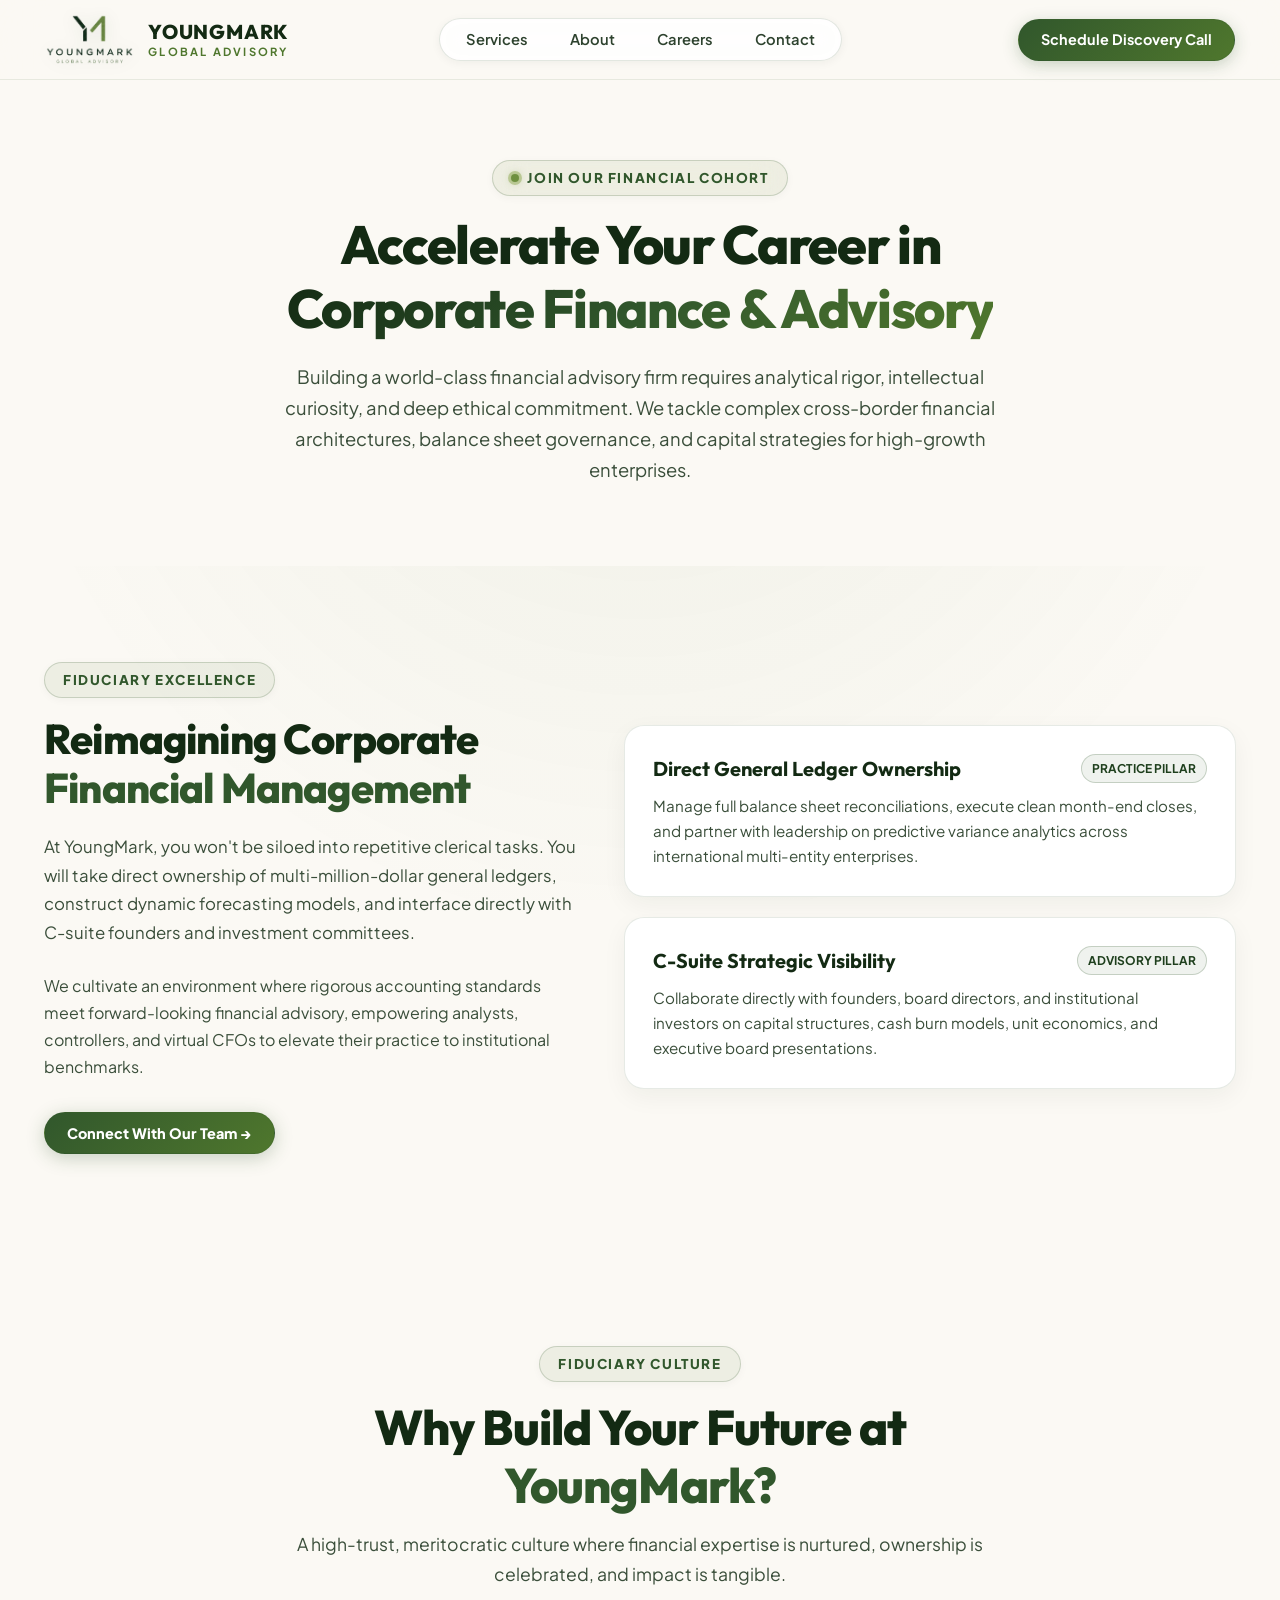
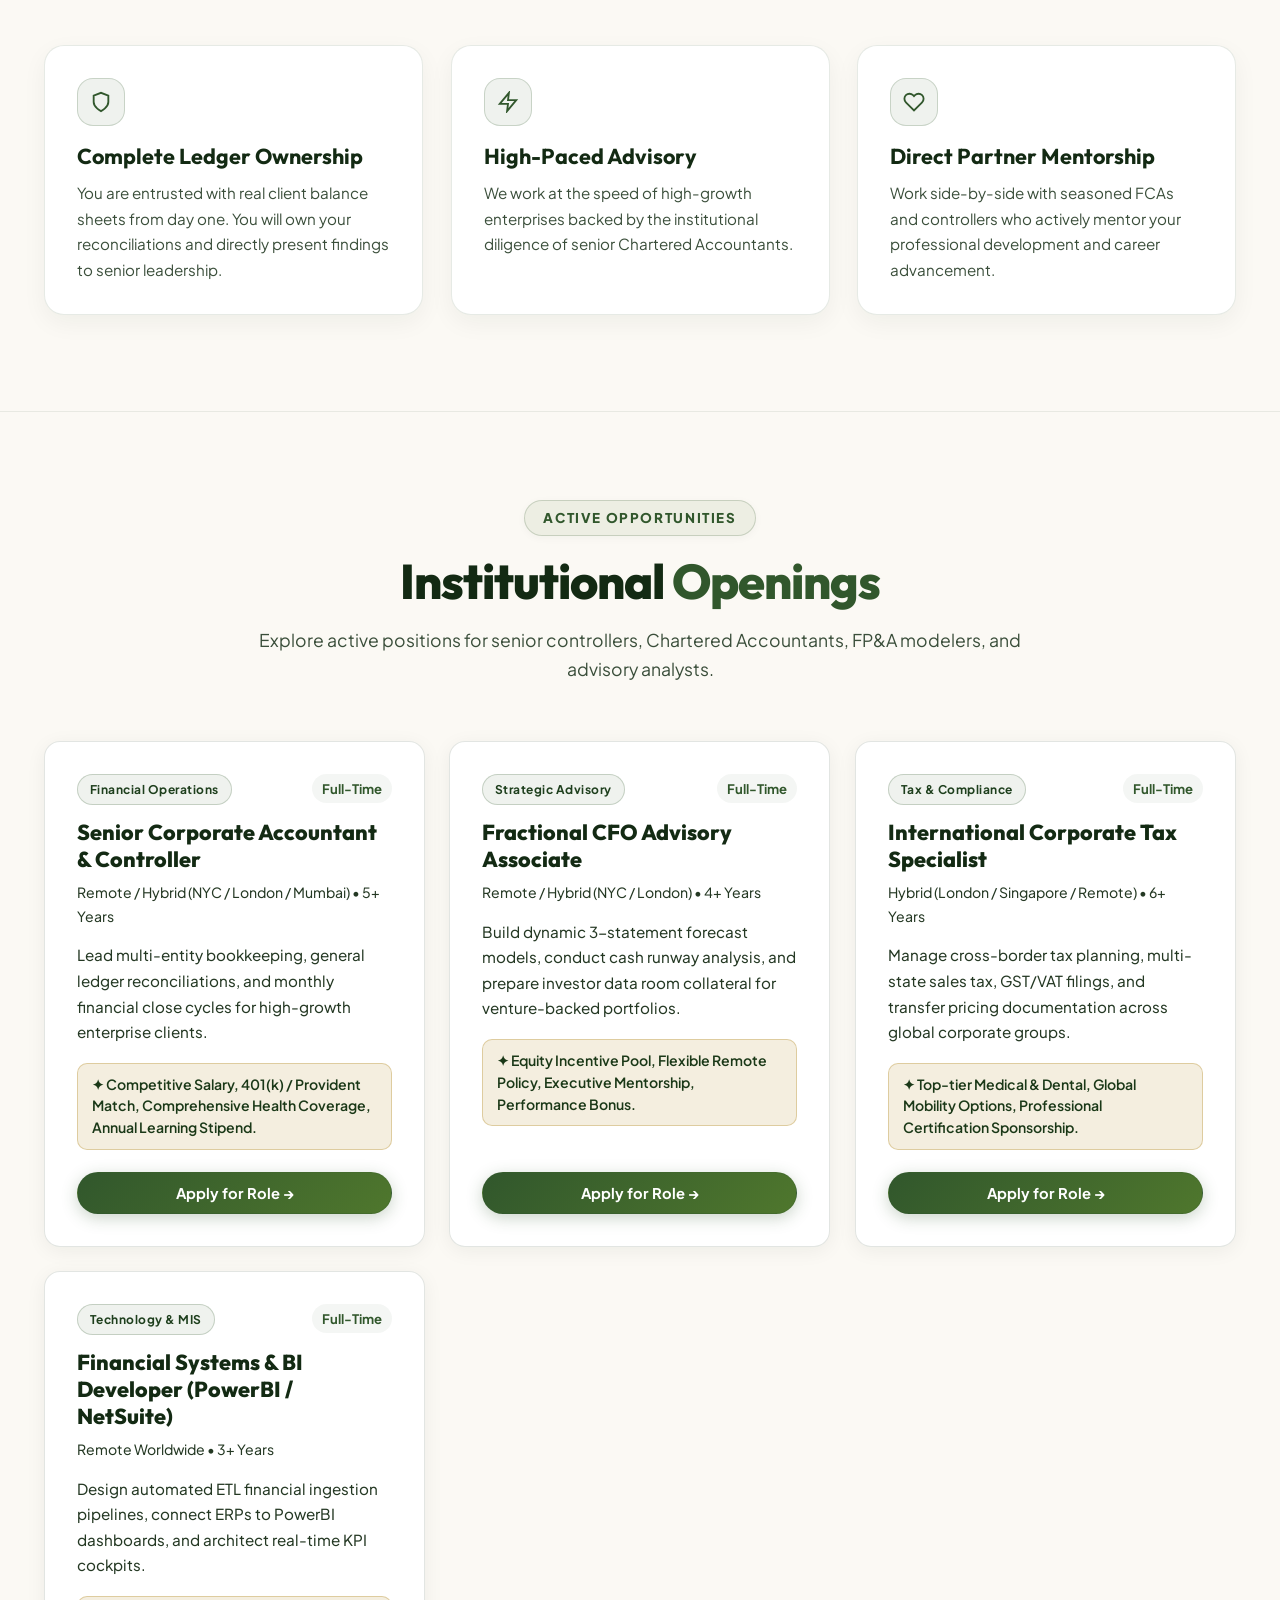
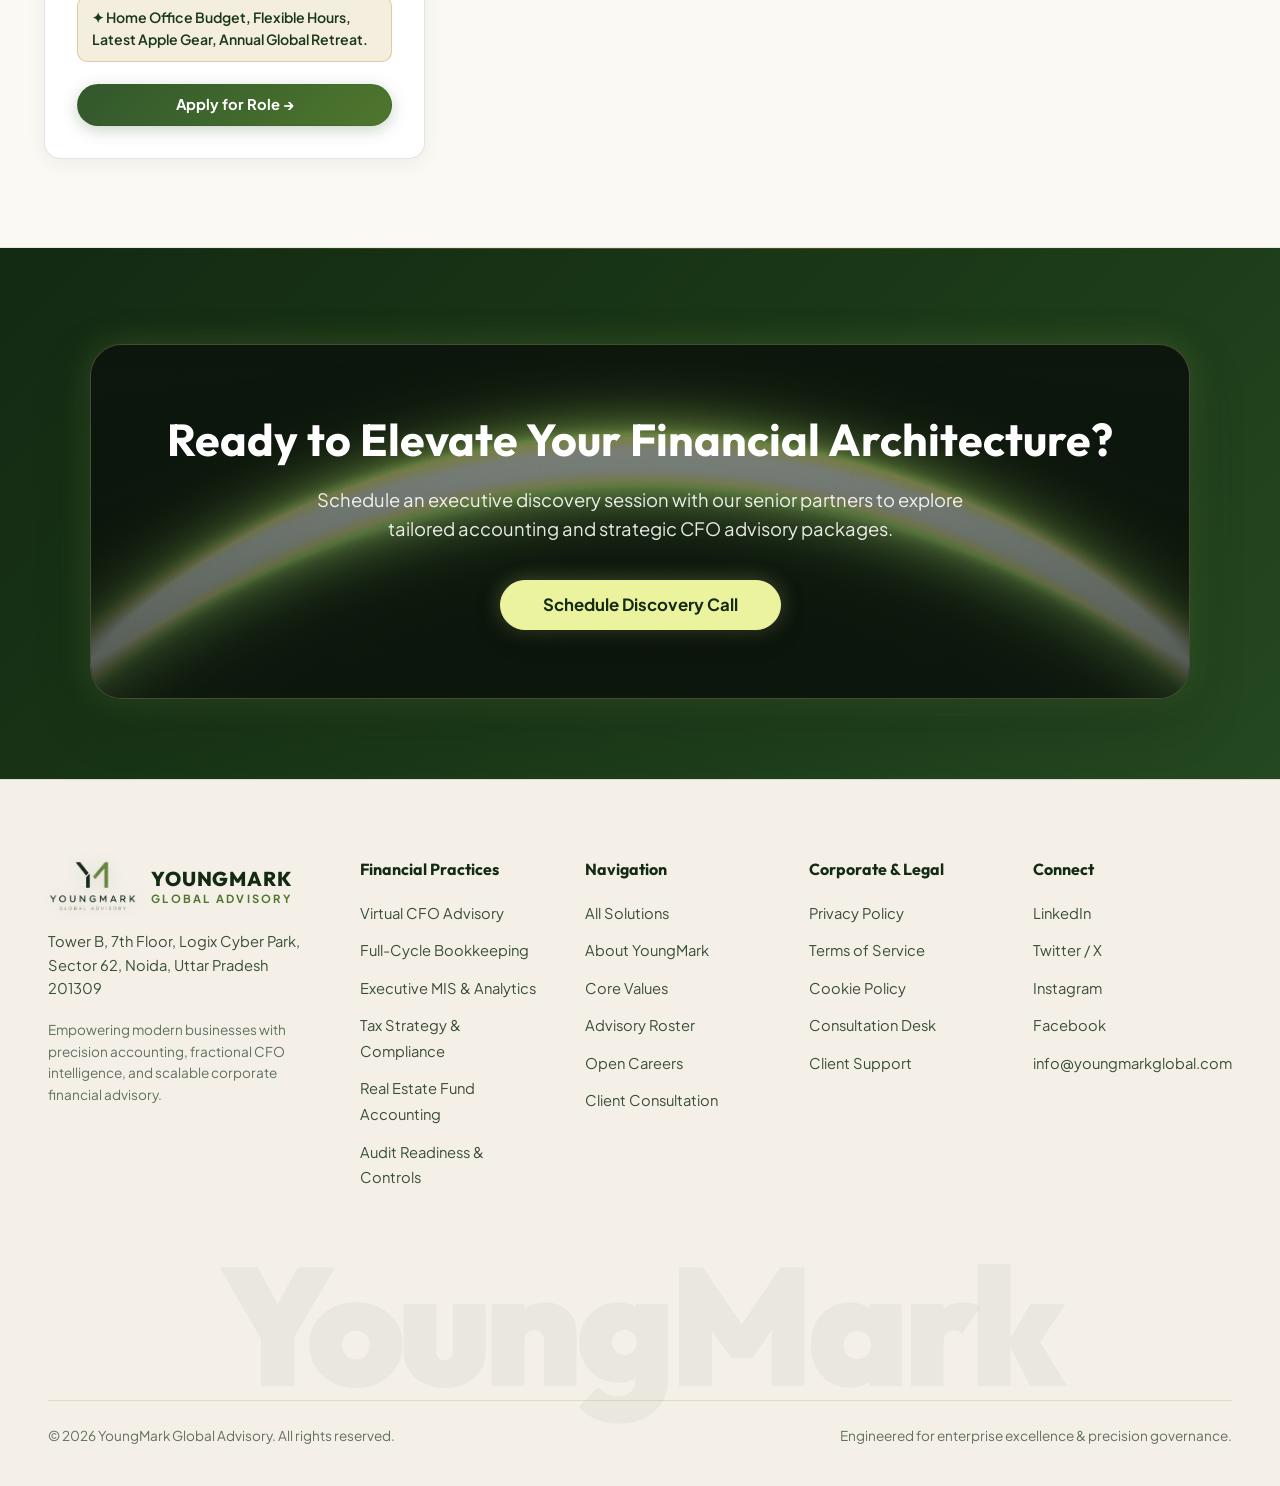
<file: careers.html>
<!DOCTYPE html>
<html lang="en" data-theme="light">
<head>
  <meta charset="UTF-8">
  <meta name="viewport" content="width=device-width, initial-scale=1.0">
  <title>Financial Careers &amp; Open Roles - YoungMark Global Advisory</title>
  <meta name="description" content="Discover high-impact career opportunities in corporate accounting, fractional CFO advisory, tax planning, and financial analysis at YoungMark Global Advisory.">
  <link rel="stylesheet" href="css/style.css?v=31.0">
  <link rel="icon" href="assets/Logo.png" type="image/png">
</head>
<body>
  <div class="matrix-grid-bg" aria-hidden="true"></div>
  <div class="site-vignette" aria-hidden="true"></div>

  <!-- Floating Glassmorphic Header -->
  <header class="site-header">
    <nav class="nav-pill">
      <a href="index.html" class="brand-link">
        <img src="assets/Logo.png" alt="YoungMark Global Advisory" class="brand-logo-img">
        <div class="brand-text">
          <span class="brand-title">YOUNGMARK</span>
          <span class="brand-subtitle">Global Advisory</span>
        </div>
      </a>

      <ul class="nav-links">
        <li><a href="services.html" class="nav-link">Services</a></li>
        <li><a href="about.html" class="nav-link">About</a></li>
        <li><a href="careers.html" class="nav-link active">Careers</a></li>
        <li><a href="contact.html" class="nav-link">Contact</a></li>
      </ul>

      <div class="nav-actions">
        <a href="contact.html" class="btn-cta">Get Started</a>
        <button class="mobile-menu-btn" aria-label="Open Navigation Menu">
          <svg width="22" height="22" viewBox="0 0 24 24" fill="none" stroke="currentColor" stroke-width="2"><line x1="3" y1="12" x2="21" y2="12"/><line x1="3" y1="6" x2="21" y2="6"/><line x1="3" y1="18" x2="21" y2="18"/></svg>
        </button>
      </div>
    </nav>
  </header>

  <!-- Mobile Drawer -->
  <div class="mobile-nav-drawer">
    <a href="services.html" class="nav-link">Services</a>
    <a href="about.html" class="nav-link">About</a>
    <a href="careers.html" class="nav-link active">Careers</a>
    <a href="contact.html" class="nav-link">Contact</a>
    <a href="contact.html" class="btn-cta" style="width: 100%; text-align: center; margin-top: 8px;">Book Consultation</a>
  </div>

  <main>
    <!-- Subpage Hero -->
    <section class="subpage-hero">
      <div class="ambient-orb orb-1"></div>
      <div class="ambient-orb orb-2"></div>
      <div class="badge-pill">
        <span class="badge-dot"></span>
        <span>Join Our Financial Cohort</span>
      </div>
      <h1>Accelerate Your Career in <span class="text-gradient">Corporate Finance &amp; Advisory</span></h1>
      <p>
        Building a world-class financial advisory firm requires analytical rigor, intellectual curiosity, and deep ethical commitment. We tackle complex cross-border financial architectures, balance sheet governance, and capital strategies for high-growth enterprises.
      </p>
    </section>


    <!-- Section 1: Fiduciary Excellence -->
    <section class="subpage-transition-section" style="padding: 96px 0;">
      <div class="container">
        <div class="careers-hero-split-grid">
          <div>
            <span class="section-tag">Fiduciary Excellence</span>
            <h2 class="section-title" style="font-size: 2.6rem; font-weight: 800; line-height: 1.2; margin-bottom: 20px; text-align: left;">
              Reimagining Corporate <span class="text-brand">Financial Management</span>
            </h2>
            <p style="font-size: 1.05rem; line-height: 1.7; margin-bottom: 24px;">
              At YoungMark, you won't be siloed into repetitive clerical tasks. You will take direct ownership of multi-million-dollar general ledgers, construct dynamic forecasting models, and interface directly with C-suite founders and investment committees.
            </p>
            <p style="font-size: 1rem; line-height: 1.7; margin-bottom: 32px;">
              We cultivate an environment where rigorous accounting standards meet forward-looking financial advisory, empowering analysts, controllers, and virtual CFOs to elevate their practice to institutional benchmarks.
            </p>
            <div style="display: flex; gap: 16px;">
              <a href="contact.html" class="btn-cta">Connect With Our Team &rarr;</a>
            </div>
          </div>

          <!-- Featured Focus Cards -->
          <div style="display: flex; flex-direction: column; gap: 20px;">
            <div class="spotlight-card tilt-card" style="border-radius: var(--radius-lg); padding: 28px; box-shadow: var(--shadow-sm);">
              <div style="display: flex; justify-content: space-between; align-items: center; margin-bottom: 10px;">
                <h3 style="font-size: 1.25rem; font-weight: 700;">Direct General Ledger Ownership</h3>
                <span style="font-size: 0.75rem; font-weight: 700; background: rgba(49, 87, 44, 0.08); color: #1E3F1D; border: 1px solid rgba(49, 87, 44, 0.22); padding: 4px 10px; border-radius: 9999px;">PRACTICE PILLAR</span>
              </div>
              <p style="font-size: 0.95rem; line-height: 1.6;">
                Manage full balance sheet reconciliations, execute clean month-end closes, and partner with leadership on predictive variance analytics across international multi-entity enterprises.
              </p>
            </div>

            <div class="spotlight-card tilt-card" style="border-radius: var(--radius-lg); padding: 28px; box-shadow: var(--shadow-sm);">
              <div style="display: flex; justify-content: space-between; align-items: center; margin-bottom: 10px;">
                <h3 style="font-size: 1.25rem; font-weight: 700;">C-Suite Strategic Visibility</h3>
                <span style="font-size: 0.75rem; font-weight: 700; background: rgba(49, 87, 44, 0.08); color: #1E3F1D; border: 1px solid rgba(49, 87, 44, 0.22); padding: 4px 10px; border-radius: 9999px;">ADVISORY PILLAR</span>
              </div>
              <p style="font-size: 0.95rem; line-height: 1.6;">
                Collaborate directly with founders, board directors, and institutional investors on capital structures, cash burn models, unit economics, and executive board presentations.
              </p>
            </div>
          </div>
        </div>
      </div>
    </section>


    <!-- Section 2: Fiduciary Culture - Why Build Your Future at YoungMark? -->
    <section class="subpage-light-section" style="padding: 96px 0;">
      <div class="container">
        <div class="section-header">
          <span class="section-tag">Fiduciary Culture</span>
          <h2 class="section-title">Why Build Your Future at <span class="text-brand">YoungMark?</span></h2>
          <p class="section-subtitle">
            A high-trust, meritocratic culture where financial expertise is nurtured, ownership is celebrated, and impact is tangible.
          </p>
        </div>

        <div class="careers-culture-grid">
          <div class="spotlight-card tilt-card" style="background: #FFFFFF; border: 1px solid rgba(19, 42, 19, 0.12); border-radius: var(--radius-lg); padding: 32px; box-shadow: 0 4px 18px rgba(19, 42, 19, 0.06);">
            <div class="service-icon-bubble" style="width: 48px; height: 48px; margin-bottom: 16px; background: rgba(49, 87, 44, 0.08); border: 1px solid rgba(49, 87, 44, 0.22); color: #31572C;">
              <svg width="22" height="22" viewBox="0 0 24 24" fill="none" stroke="currentColor" stroke-width="2"><path d="M12 22s8-4 8-10V5l-8-3-8 3v7c0 6 8 10 8 10z"/></svg>
            </div>
            <h3 style="font-size: 1.35rem; font-weight: 700; color: #132A13; margin-bottom: 10px; line-height: 1.3;">Complete Ledger Ownership</h3>
            <p style="color: #243823; font-size: 0.95rem; font-weight: 500; line-height: 1.68; margin: 0;">You are entrusted with real client balance sheets from day one. You will own your reconciliations and directly present findings to senior leadership.</p>
          </div>

          <div class="spotlight-card tilt-card" style="background: #FFFFFF; border: 1px solid rgba(19, 42, 19, 0.12); border-radius: var(--radius-lg); padding: 32px; box-shadow: 0 4px 18px rgba(19, 42, 19, 0.06);">
            <div class="service-icon-bubble" style="width: 48px; height: 48px; margin-bottom: 16px; background: rgba(49, 87, 44, 0.08); border: 1px solid rgba(49, 87, 44, 0.22); color: #31572C;">
              <svg width="22" height="22" viewBox="0 0 24 24" fill="none" stroke="currentColor" stroke-width="2"><polygon points="13 2 3 14 12 14 11 22 21 10 12 10 13 2"/></svg>
            </div>
            <h3 style="font-size: 1.35rem; font-weight: 700; color: #132A13; margin-bottom: 10px; line-height: 1.3;">High-Paced Advisory</h3>
            <p style="color: #243823; font-size: 0.95rem; font-weight: 500; line-height: 1.68; margin: 0;">We work at the speed of high-growth enterprises backed by the institutional diligence of senior Chartered Accountants.</p>
          </div>

          <div class="spotlight-card tilt-card" style="background: #FFFFFF; border: 1px solid rgba(19, 42, 19, 0.12); border-radius: var(--radius-lg); padding: 32px; box-shadow: 0 4px 18px rgba(19, 42, 19, 0.06);">
            <div class="service-icon-bubble" style="width: 48px; height: 48px; margin-bottom: 16px; background: rgba(49, 87, 44, 0.08); border: 1px solid rgba(49, 87, 44, 0.22); color: #31572C;">
              <svg width="22" height="22" viewBox="0 0 24 24" fill="none" stroke="currentColor" stroke-width="2"><path d="M20.84 4.61a5.5 5.5 0 0 0-7.78 0L12 5.67l-1.06-1.06a5.5 5.5 0 0 0-7.78 7.78l1.06 1.06L12 21.23l7.78-7.78 1.06-1.06a5.5 5.5 0 0 0 0-7.78z"/></svg>
            </div>
            <h3 style="font-size: 1.35rem; font-weight: 700; color: #132A13; margin-bottom: 10px; line-height: 1.3;">Direct Partner Mentorship</h3>
            <p style="color: #243823; font-size: 0.95rem; font-weight: 500; line-height: 1.68; margin: 0;">Work side-by-side with seasoned FCAs and controllers who actively mentor your professional development and career advancement.</p>
          </div>
        </div>
      </div>
    </section>

    <!-- Section 3: Active Career Opportunities -->
    <section class="careers-openings-section subpage-light-section" style="padding: 88px 0; background: var(--canvas-bg, #FBF9F4); border-top: 1px solid rgba(19, 42, 19, 0.08); border-bottom: 1px solid rgba(19, 42, 19, 0.08);">
      <div class="container">
        <div class="section-header">
          <span class="section-tag">Active Opportunities</span>
          <h2 class="section-title">Institutional <span class="text-brand">Openings</span></h2>
          <p class="section-subtitle">
            Explore active positions for senior controllers, Chartered Accountants, FP&amp;A modelers, and advisory analysts.
          </p>
        </div>
        <div class="careers-openings-grid" style="display: grid; grid-template-columns: repeat(auto-fit, minmax(320px, 1fr)); gap: 24px; margin-top: 40px;"></div>
      </div>
    </section>

    <!-- Call to Action Banner -->
    <section class="cta-banner-section from-linen">
      <div class="cta-banner-box">
        <h2 class="cta-banner-title">Interested in Joining Our Financial Cohort?</h2>
        <p class="cta-banner-desc">
          We are always eager to connect with exceptional financial controllers, Chartered Accountants, and advisory specialists.
        </p>
        <a href="contact.html" class="btn-banner">Connect with Our Talent Team &rarr;</a>
      </div>
    </section>
  </main>

  <!-- Deep Footer -->
  <footer class="site-footer">
    <div class="container-wide">
      <div class="footer-top-grid">
        <div class="footer-brand-col">
          <a href="index.html" class="brand-link">
            <img src="assets/Logo.png" alt="YoungMark Global Advisory" class="brand-logo-img">
            <div class="brand-text">
              <span class="brand-title">YOUNGMARK</span>
              <span class="brand-subtitle">Global Advisory</span>
            </div>
          </a>
          <div class="footer-address">
            <strong>Headquarters &amp; Executive Office:</strong><br>
            Tower B, 7th Floor, Logix Cyber Park,<br>
            Sector 62, Noida, Uttar Pradesh 201309
          </div>
          <p style="font-size: 0.85rem; color: var(--text-muted);">
            Empowering modern businesses with precision accounting, fractional CFO intelligence, and scalable corporate financial advisory.
          </p>
        </div>

        <div>
          <h4 class="footer-col-title">Financial Practices</h4>
          <ul class="footer-links-list">
            <li><a href="services.html">Virtual CFO Advisory</a></li>
            <li><a href="services.html">Full-Cycle Bookkeeping</a></li>
            <li><a href="services.html">Executive MIS &amp; Analytics</a></li>
            <li><a href="services.html">Tax Strategy &amp; Compliance</a></li>
            <li><a href="services.html">Real Estate Fund Accounting</a></li>
            <li><a href="services.html">Audit Readiness &amp; Controls</a></li>
          </ul>
        </div>

        <div>
          <h4 class="footer-col-title">Navigation</h4>
          <ul class="footer-links-list">
            <li><a href="services.html">All Solutions</a></li>
            <li><a href="about.html">About YoungMark</a></li>
            <li><a href="about.html#values">Core Values</a></li>
            <li><a href="about.html#team">Advisory Roster</a></li>
            <li><a href="careers.html">Open Careers</a></li>
            <li><a href="contact.html">Client Consultation</a></li>
          </ul>
        </div>

        <div>
          <h4 class="footer-col-title">Corporate &amp; Legal</h4>
          <ul class="footer-links-list">
            <li><a href="privacy-policy.html">Privacy Policy</a></li>
            <li><a href="terms-of-service.html">Terms of Service</a></li>
            <li><a href="cookies.html">Cookie Policy</a></li>
            <li><a href="contact.html">Consultation Desk</a></li>
            <li><a href="contact.html">Client Support</a></li>
          </ul>
        </div>

        <div>
          <h4 class="footer-col-title">Connect</h4>
          <ul class="footer-links-list">
            <li><a href="https://linkedin.com" target="_blank" rel="noopener">LinkedIn</a></li>
            <li><a href="https://x.com" target="_blank" rel="noopener">Twitter / X</a></li>
            <li><a href="https://instagram.com" target="_blank" rel="noopener">Instagram</a></li>
            <li><a href="https://facebook.com" target="_blank" rel="noopener">Facebook</a></li>
            <li><a href="mailto:info@youngmarkglobal.com">info@youngmarkglobal.com</a></li>
          </ul>
        </div>
      </div>

      <div class="footer-watermark">YoungMark</div>

      <div class="footer-bottom-bar">
        <div>&copy; 2026 YoungMark Global Advisory. All rights reserved.</div>
        <div>Engineered for enterprise excellence &amp; fiduciary governance.</div>
      </div>
    </div>
  </footer>

  <!-- Universal Modal Backdrop -->
  <div class="modal-backdrop" id="modal-backdrop">
    <div class="modal-box">
      <button class="modal-close-btn" aria-label="Close Modal">&times;</button>
      <div id="modal-body-content"></div>
    </div>
  </div>

  <script src="js/site-content.js?v=31.0"></script>
  <script src="js/main.js?v=31.0"></script>
</body>
</html>
</file>
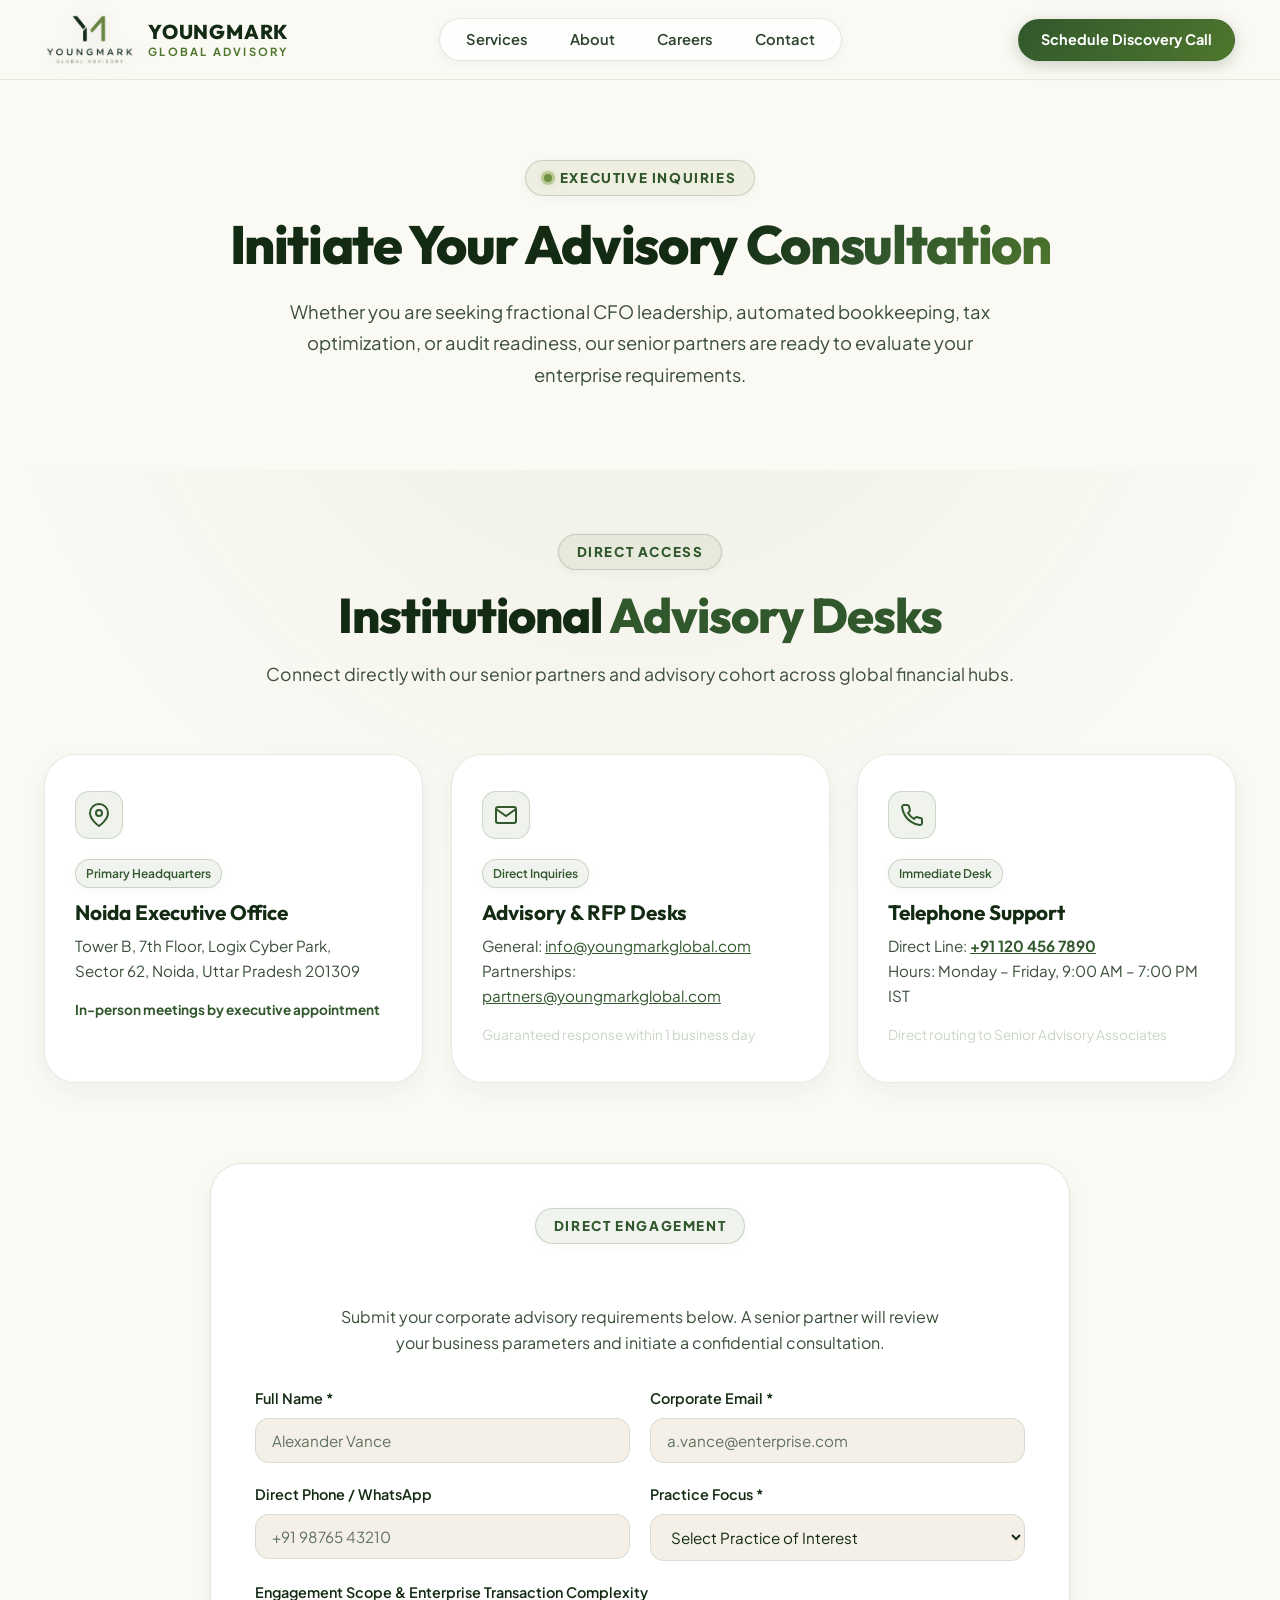
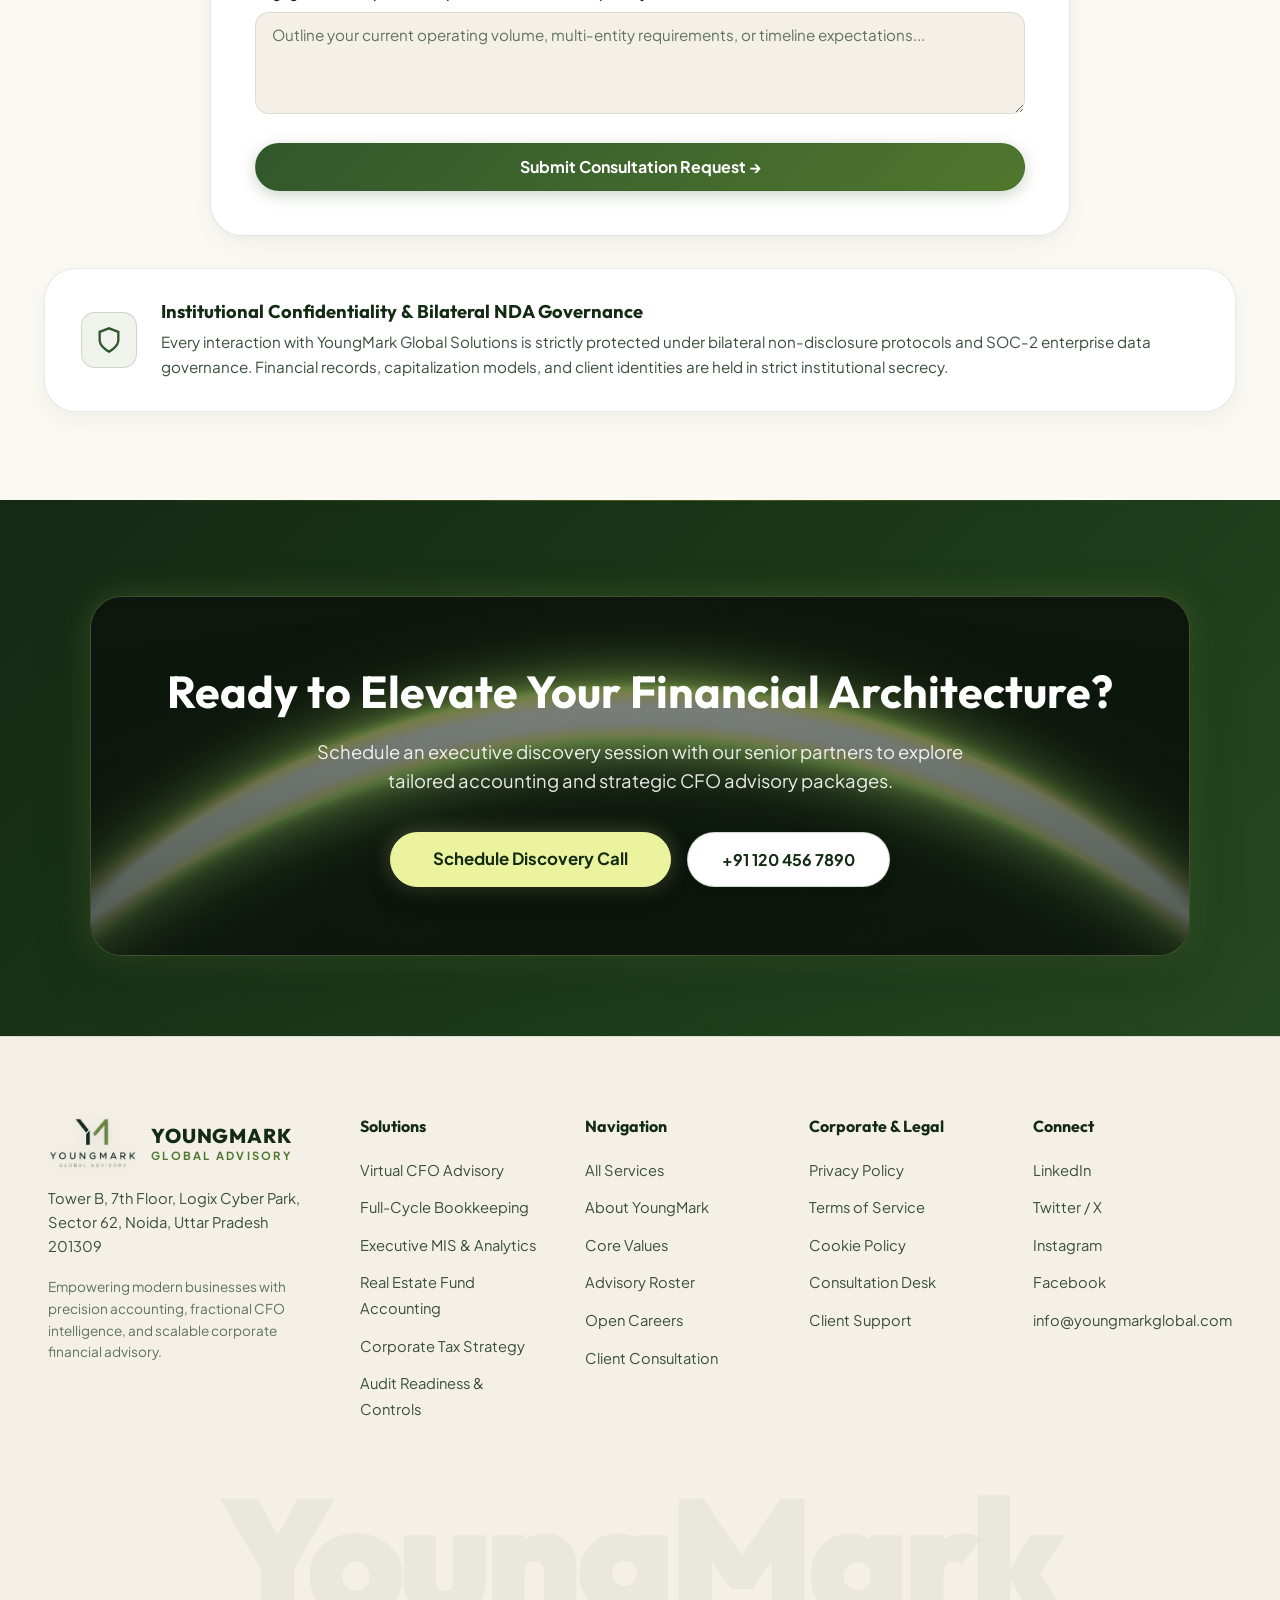
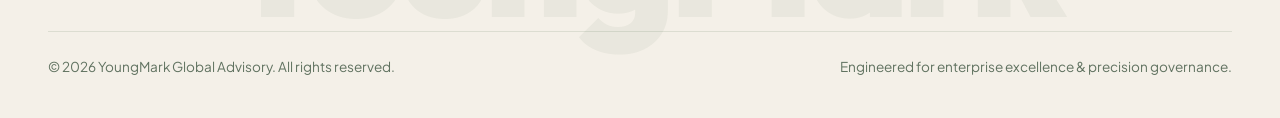
<file: contact.html>
<!DOCTYPE html>
<html lang="en" data-theme="light">
<head>
  <meta charset="UTF-8">
  <meta name="viewport" content="width=device-width, initial-scale=1.0">
  <title>Contact &amp; Book Consultation - YoungMark Global Advisory</title>
  <meta name="description" content="Connect with YoungMark Global Advisory's senior financial partners and Chartered Accountants to discuss corporate bookkeeping, fractional CFO advisory, and tax governance.">
  <link rel="stylesheet" href="css/style.css?v=31.0">
  <link rel="icon" href="assets/Logo.png" type="image/png">
</head>
<body>
  <div class="matrix-grid-bg" aria-hidden="true"></div>
  <div class="site-vignette" aria-hidden="true"></div>

  <!-- Floating Glassmorphic Header -->
  <header class="site-header">
    <nav class="nav-pill">
      <a href="index.html" class="brand-link">
        <img src="assets/Logo.png" alt="YoungMark Global Advisory" class="brand-logo-img">
        <div class="brand-text">
          <span class="brand-title">YOUNGMARK</span>
          <span class="brand-subtitle">Global Advisory</span>
        </div>
      </a>

      <ul class="nav-links">
        <li><a href="services.html" class="nav-link">Services</a></li>
        <li><a href="about.html" class="nav-link">About</a></li>
        <li><a href="careers.html" class="nav-link">Careers</a></li>
        <li><a href="contact.html" class="nav-link active">Contact</a></li>
      </ul>

      <div class="nav-actions">
        <a href="contact.html" class="btn-cta">Get Started</a>
        <button class="mobile-menu-btn" aria-label="Open Navigation Menu">
          <svg width="22" height="22" viewBox="0 0 24 24" fill="none" stroke="currentColor" stroke-width="2"><line x1="3" y1="12" x2="21" y2="12"/><line x1="3" y1="6" x2="21" y2="6"/><line x1="3" y1="18" x2="21" y2="18"/></svg>
        </button>
      </div>
    </nav>
  </header>

  <!-- Mobile Drawer -->
  <div class="mobile-nav-drawer">
    <a href="services.html" class="nav-link">Services</a>
    <a href="about.html" class="nav-link">About</a>
    <a href="careers.html" class="nav-link">Careers</a>
    <a href="contact.html" class="nav-link active">Contact</a>
    <a href="contact.html" class="btn-cta" style="width: 100%; text-align: center; margin-top: 8px;">Book Consultation</a>
  </div>

  <main>
    <!-- Subpage Hero -->
    <section class="subpage-hero">
      <div class="ambient-orb orb-1"></div>
      <div class="ambient-orb orb-2"></div>
      <div class="badge-pill">
        <span class="badge-dot"></span>
        <span>Executive Inquiries</span>
      </div>
      <h1>Initiate Your Advisory <span class="text-gradient">Consultation</span></h1>
      <p>
        Whether you are seeking fractional CFO leadership, automated bookkeeping, tax optimization, or audit readiness, our senior partners are ready to evaluate your enterprise requirements.
      </p>
    </section>


    <!-- Institutional Contact Channels -->
    <section class="subpage-transition-section" style="padding: 64px 0 88px;">
      <div class="container">
        
        <div class="section-header">
          <span class="section-tag">Direct Access</span>
          <h2 class="section-title">Institutional <span class="text-brand">Advisory Desks</span></h2>
          <p class="section-subtitle">
            Connect directly with our senior partners and advisory cohort across global financial hubs.
          </p>
        </div>

        <div class="contact-channels-grid">
          
          <!-- Headquarters -->
          <div class="info-item-card">
            <div class="info-icon-bubble">
              <svg width="24" height="24" viewBox="0 0 24 24" fill="none" stroke="currentColor" stroke-width="2"><path d="M21 10c0 7-9 13-9 13s-9-6-9-13a9 9 0 0 1 18 0z"/><circle cx="12" cy="10" r="3"/></svg>
            </div>
            <div>
              <span class="badge-pill" style="margin-bottom: 12px; display: inline-flex; font-size: 0.75rem; padding: 4px 10px;">Primary Headquarters</span>
              <h3 style="font-size: 1.3rem; font-weight: 700; margin-bottom: 8px;">Noida Executive Office</h3>
              <p style="font-size: 0.95rem; line-height: 1.6; margin-bottom: 16px;">
                Tower B, 7th Floor, Logix Cyber Park,<br>
                Sector 62, Noida, Uttar Pradesh 201309
              </p>
              <div style="font-size: 0.85rem; color: #31572C; font-weight: 700;">
                In-person meetings by executive appointment
              </div>
            </div>
          </div>

          <!-- Direct Email Inquiries -->
          <div class="info-item-card">
            <div class="info-icon-bubble">
              <svg width="24" height="24" viewBox="0 0 24 24" fill="none" stroke="currentColor" stroke-width="2"><path d="M4 4h16c1.1 0 2 .9 2 2v12c0 1.1-.9 2-2 2H4c-1.1 0-2-.9-2-2V6c0-1.1.9-2 2-2z"/><polyline points="22,6 12,13 2,6"/></svg>
            </div>
            <div>
              <span class="badge-pill" style="margin-bottom: 12px; display: inline-flex; font-size: 0.75rem; padding: 4px 10px;">Direct Inquiries</span>
              <h3 style="font-size: 1.3rem; font-weight: 700; margin-bottom: 8px;">Advisory &amp; RFP Desks</h3>
              <p style="font-size: 0.95rem; line-height: 1.8; margin-bottom: 16px;">
                General: <a href="mailto:info@youngmarkglobal.com">info@youngmarkglobal.com</a><br>
                Partnerships: <a href="mailto:partners@youngmarkglobal.com">partners@youngmarkglobal.com</a>
              </p>
              <div style="font-size: 0.85rem; color: #CAD5C5;">
                Guaranteed response within 1 business day
              </div>
            </div>
          </div>

          <!-- Telephone & Desk -->
          <div class="info-item-card">
            <div class="info-icon-bubble">
              <svg width="24" height="24" viewBox="0 0 24 24" fill="none" stroke="currentColor" stroke-width="2"><path d="M22 16.92v3a2 2 0 0 1-2.18 2 19.79 19.79 0 0 1-8.63-3.07 19.5 19.5 0 0 1-6-6 19.79 19.79 0 0 1-3.07-8.67A2 2 0 0 1 4.11 2h3a2 2 0 0 1 2 1.72 12.84 12.84 0 0 0 .7 2.81 2 2 0 0 1-.45 2.11L8.09 9.91a16 16 0 0 0 6 6l1.27-1.27a2 2 0 0 1 2.11-.45 12.84 12.84 0 0 0 2.81.7A2 2 0 0 1 22 16.92z"/></svg>
            </div>
            <div>
              <span class="badge-pill" style="margin-bottom: 12px; display: inline-flex; font-size: 0.75rem; padding: 4px 10px;">Immediate Desk</span>
              <h3 style="font-size: 1.3rem; font-weight: 700; margin-bottom: 8px;">Telephone Support</h3>
              <p style="font-size: 0.95rem; line-height: 1.8; margin-bottom: 16px;">
                Direct Line: <a href="tel:+9112049204400" style="color: #FFFFFF; font-weight: 700;">+91 120 4920 4400</a><br>
                Hours: Monday – Friday, 9:00 AM – 7:00 PM IST
              </p>
              <div style="font-size: 0.85rem; color: #CAD5C5;">
                Direct routing to Senior Advisory Associates
              </div>
            </div>
          </div>

        </div>

        <!-- Consultation Booking Box -->
        <div class="contact-card-box" style="margin: 48px auto 32px; max-width: 860px;">
          <div style="text-align: center; margin-bottom: 32px;">
            <span class="section-tag">Direct Engagement</span>
            <h3 style="font-size: 1.8rem; font-weight: 700; color: #FFFFFF; margin-bottom: 10px;">Schedule Strategy Discovery</h3>
            <p style="color: var(--text-secondary); font-size: 1rem; max-width: 600px; margin: 0 auto;">
              Submit your corporate advisory requirements below. A senior partner will review your business parameters and initiate a confidential consultation.
            </p>
          </div>
          <form data-ajax-form id="consultation-form">
            <div style="display: grid; grid-template-columns: repeat(auto-fit, minmax(260px, 1fr)); gap: 20px; margin-bottom: 20px;">
              <div class="form-group" style="margin-bottom: 0;">
                <label class="form-label">Full Name *</label>
                <input type="text" class="form-input" required placeholder="Alexander Vance">
              </div>
              <div class="form-group" style="margin-bottom: 0;">
                <label class="form-label">Corporate Email *</label>
                <input type="email" class="form-input" required placeholder="a.vance@enterprise.com">
              </div>
            </div>
            <div style="display: grid; grid-template-columns: repeat(auto-fit, minmax(260px, 1fr)); gap: 20px; margin-bottom: 20px;">
              <div class="form-group" style="margin-bottom: 0;">
                <label class="form-label">Direct Phone / WhatsApp</label>
                <input type="tel" class="form-input" placeholder="+91 98765 43210">
              </div>
              <div class="form-group" style="margin-bottom: 0;">
                <label class="form-label">Practice Focus *</label>
                <select class="form-select" id="practice-focus" required>
                  <option value="" disabled selected>Select Practice of Interest</option>
                  <option value="Virtual CFO Advisory">Virtual CFO Advisory</option>
                  <option value="Full-Cycle Bookkeeping">Full-Cycle Bookkeeping</option>
                  <option value="Executive MIS &amp; Analytics">Executive MIS &amp; Analytics</option>
                  <option value="Tax Strategy &amp; Compliance">Tax Strategy &amp; Compliance</option>
                  <option value="Real Estate Fund Accounting">Real Estate Fund Accounting</option>
                  <option value="Audit Readiness &amp; Controls">Audit Readiness &amp; Internal Controls</option>
                </select>
              </div>
            </div>
            <div class="form-group">
              <label class="form-label">Engagement Scope &amp; Enterprise Transaction Complexity</label>
              <textarea class="form-textarea" rows="4" placeholder="Outline your current operating volume, multi-entity requirements, or timeline expectations..."></textarea>
            </div>
            <button type="submit" class="btn-cta" style="width: 100%; padding: 15px; font-size: 1rem; border: none; cursor: pointer;">Submit Consultation Request &rarr;</button>
          </form>
        </div>

        <!-- Institutional Confidentiality Card -->
        <div class="contact-confidentiality-card">
          <div class="info-icon-bubble" style="background: rgba(49, 87, 44, 0.12); color: #31572C; width: 56px; height: 56px; flex-shrink: 0;">
            <svg width="28" height="28" viewBox="0 0 24 24" fill="none" stroke="currentColor" stroke-width="2"><path d="M12 22s8-4 8-10V5l-8-3-8 3v7c0 6 8 10 8 10z"/></svg>
          </div>
          <div>
            <h4 style="font-size: 1.15rem; font-weight: 700; margin-bottom: 6px;">Institutional Confidentiality &amp; Bilateral NDA Governance</h4>
            <p style="font-size: 0.95rem; line-height: 1.6; margin: 0;">
              Every interaction with YoungMark Global Solutions is strictly protected under bilateral non-disclosure protocols and SOC-2 enterprise data governance. Financial records, capitalization models, and client identities are held in strict institutional secrecy.
            </p>
          </div>
        </div>

      </div>
    </section>


    <!-- Ready to Transform Callout -->
    <section class="cta-banner-section from-linen">
      <div class="cta-banner-box">
        <h2 class="cta-banner-title">Need Immediate Advisory Support?</h2>
        <p class="cta-banner-desc">
          Reach out directly to our principal partners or schedule a same-week diagnostic session.
        </p>
        <div style="display: flex; gap: 16px; justify-content: center; flex-wrap: wrap;">
          <a href="mailto:info@youngmarkglobal.com" class="btn-banner">Email Us Directly</a>
          <a href="tel:+9112049204400" class="btn-hero-secondary" style="border-radius: var(--radius-full); padding: 14px 34px;">Call Desk</a>
        </div>
      </div>
    </section>
  </main>

  <!-- Deep Footer -->
  <footer class="site-footer">
    <div class="container-wide">
      <div class="footer-top-grid">
        <div class="footer-brand-col">
          <a href="index.html" class="brand-link">
            <img src="assets/Logo.png" alt="YoungMark Global Advisory" class="brand-logo-img">
            <div class="brand-text">
              <span class="brand-title">YOUNGMARK</span>
              <span class="brand-subtitle">Global Advisory</span>
            </div>
          </a>
          <div class="footer-address">
            <strong>Headquarters &amp; Executive Office:</strong><br>
            Tower B, 7th Floor, Logix Cyber Park,<br>
            Sector 62, Noida, Uttar Pradesh 201309
          </div>
          <p style="font-size: 0.85rem; color: var(--text-muted);">
            Empowering modern businesses with precision accounting, fractional CFO intelligence, and institutional financial governance.
          </p>
        </div>

        <div>
          <h4 class="footer-col-title">Solutions</h4>
          <ul class="footer-links-list">
            <li><a href="services.html">Virtual CFO Advisory</a></li>
            <li><a href="services.html">Full-Cycle Bookkeeping</a></li>
            <li><a href="services.html">Executive MIS &amp; Analytics</a></li>
            <li><a href="services.html">Real Estate Fund Accounting</a></li>
            <li><a href="services.html">Corporate Tax Strategy</a></li>
            <li><a href="services.html">Audit Readiness &amp; Controls</a></li>
          </ul>
        </div>

        <div>
          <h4 class="footer-col-title">Navigation</h4>
          <ul class="footer-links-list">
            <li><a href="services.html">All Services</a></li>
            <li><a href="about.html">About YoungMark</a></li>
            <li><a href="about.html#values">Core Values</a></li>
            <li><a href="about.html#team">Advisory Roster</a></li>
            <li><a href="careers.html">Open Careers</a></li>
            <li><a href="contact.html">Client Consultation</a></li>
          </ul>
        </div>

        <div>
          <h4 class="footer-col-title">Corporate &amp; Legal</h4>
          <ul class="footer-links-list">
            <li><a href="privacy-policy.html">Privacy Policy</a></li>
            <li><a href="terms-of-service.html">Terms of Service</a></li>
            <li><a href="cookies.html">Cookie Policy</a></li>
            <li><a href="contact.html">Consultation Desk</a></li>
            <li><a href="contact.html">Client Support</a></li>
          </ul>
        </div>

        <div>
          <h4 class="footer-col-title">Connect</h4>
          <ul class="footer-links-list">
            <li><a href="https://linkedin.com" target="_blank" rel="noopener">LinkedIn</a></li>
            <li><a href="https://x.com" target="_blank" rel="noopener">Twitter / X</a></li>
            <li><a href="https://instagram.com" target="_blank" rel="noopener">Instagram</a></li>
            <li><a href="https://facebook.com" target="_blank" rel="noopener">Facebook</a></li>
            <li><a href="mailto:info@youngmarkglobal.com">info@youngmarkglobal.com</a></li>
          </ul>
        </div>
      </div>

      <div class="footer-watermark">YoungMark</div>

      <div class="footer-bottom-bar">
        <div>&copy; 2026 YoungMark Global Advisory. All rights reserved.</div>
        <div>Engineered for enterprise excellence &amp; precision governance.</div>
      </div>
    </div>
  </footer>

  <!-- Universal Modal Backdrop -->
  <div class="modal-backdrop" id="modal-backdrop">
    <div class="modal-box">
      <button class="modal-close-btn" aria-label="Close Modal">&times;</button>
      <div id="modal-body-content"></div>
    </div>
  </div>

  <script src="js/site-content.js?v=31.0"></script>
  <script src="js/main.js?v=31.0"></script>
</body>
</html>
</file>
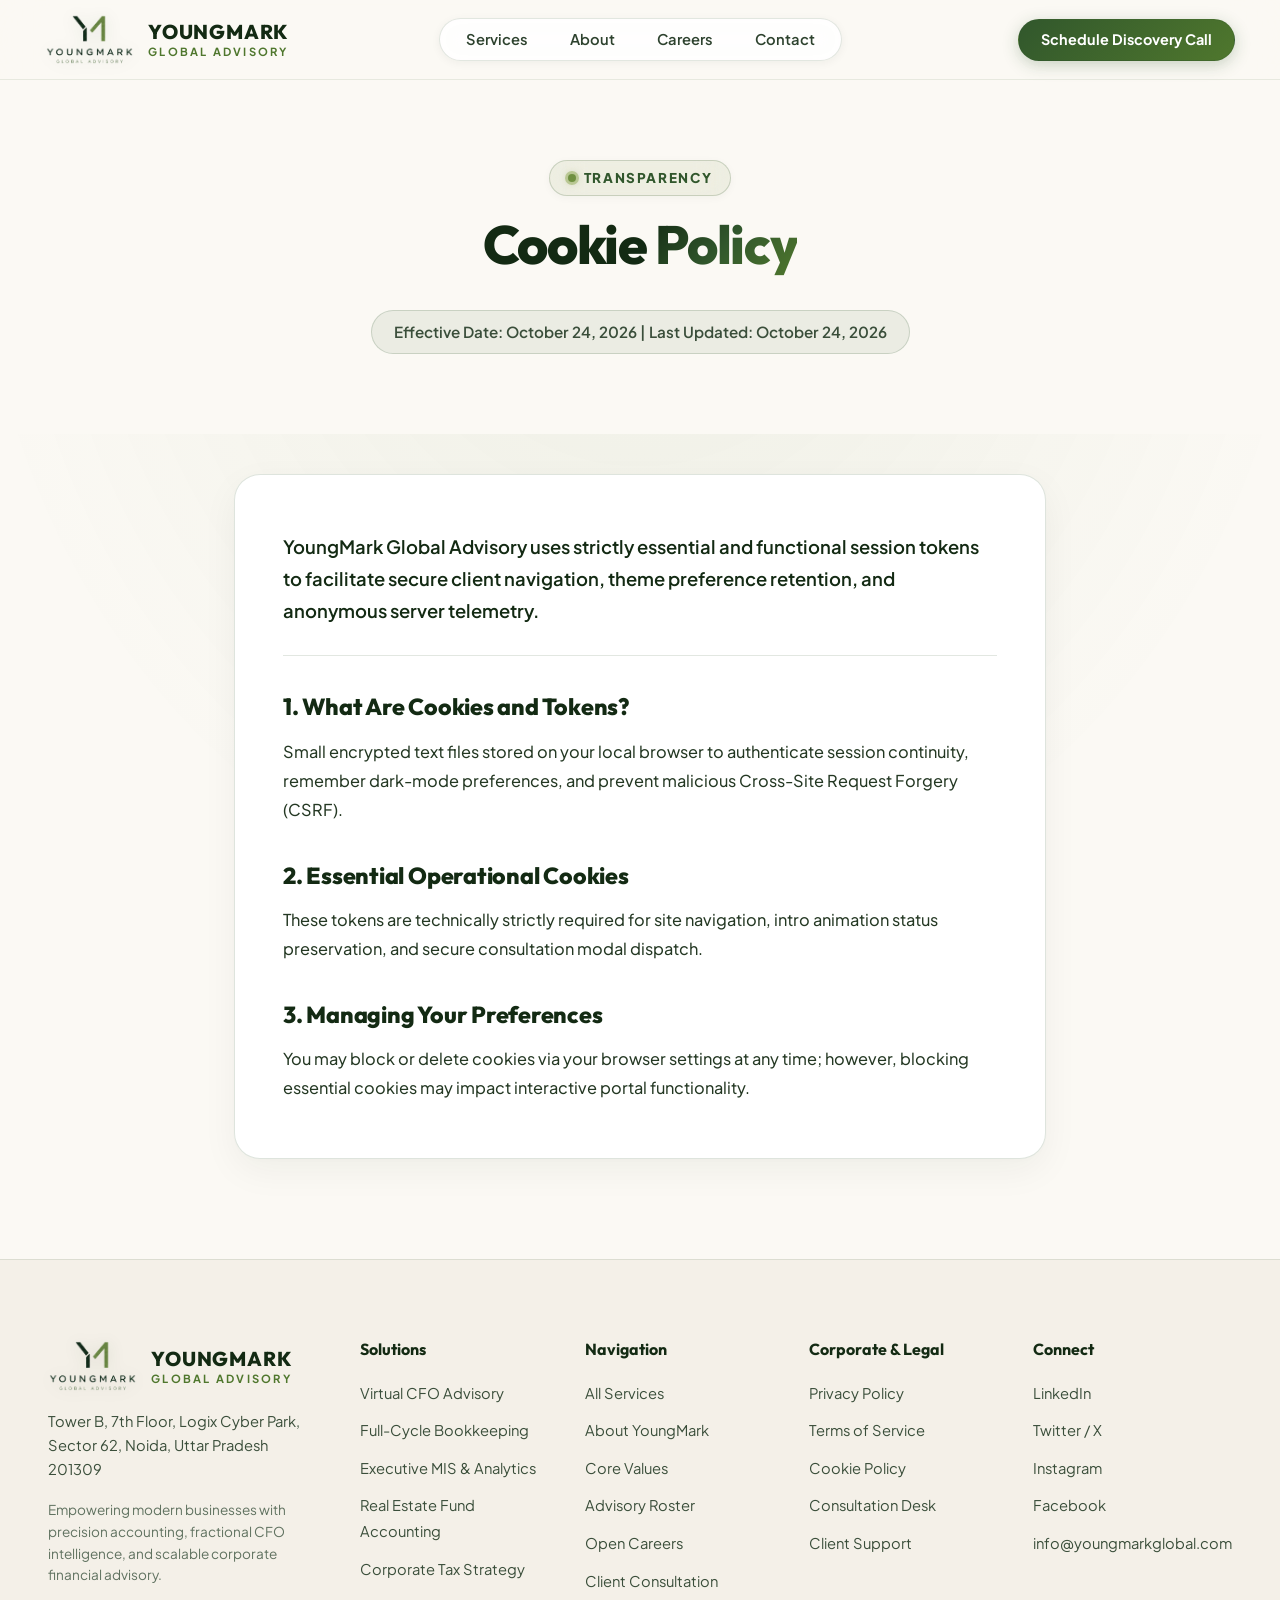
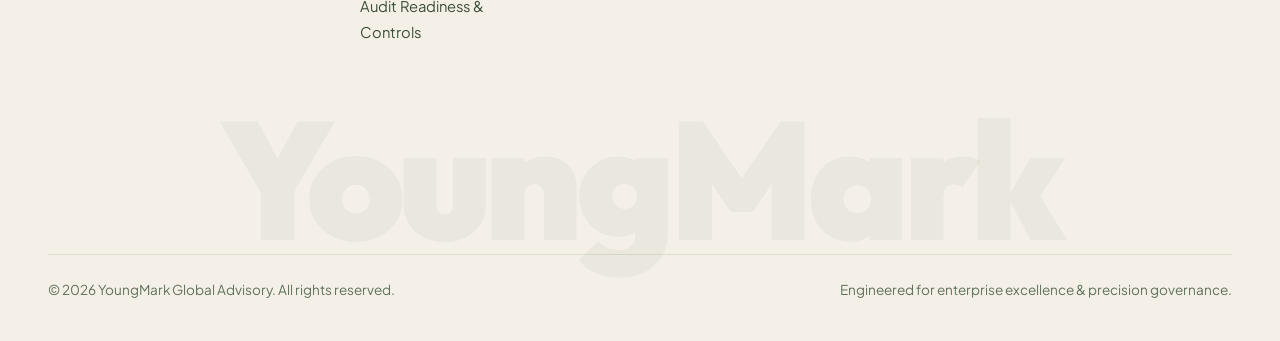
<file: cookies.html>
<!DOCTYPE html>
<html lang="en" data-theme="light">

<head>
  <meta charset="UTF-8">
  <meta name="viewport" content="width=device-width, initial-scale=1.0">
  <title>Cookie Policy - YoungMark Global Advisory</title>
  <meta name="description" content="Cookie Policy and telemetry disclosures of YoungMark Global Advisory.">
  <link rel="stylesheet" href="css/style.css?v=31.0">
  <link rel="icon" href="assets/Logo.png" type="image/png">
</head>

<body>
  <div class="matrix-grid-bg" aria-hidden="true"></div>
  <div class="site-vignette" aria-hidden="true"></div>

  <!-- Floating Glassmorphic Header -->
  <header class="site-header">
    <nav class="nav-pill">
      <a href="index.html" class="brand-link">
        <img src="assets/Logo.png" alt="YoungMark Global Advisory" class="brand-logo-img">
        <div class="brand-text">
          <span class="brand-title">YOUNGMARK</span>
          <span class="brand-subtitle">Global Advisory</span>
        </div>
      </a>

      <ul class="nav-links">
        <li><a href="services.html" class="nav-link">Services</a></li>
        <li><a href="about.html" class="nav-link">About</a></li>
        <li><a href="careers.html" class="nav-link">Careers</a></li>
        <li><a href="contact.html" class="nav-link">Contact</a></li>
      </ul>

      <div class="nav-actions">
        <a href="contact.html" class="btn-cta">Get Started</a>
        <button class="mobile-menu-btn" aria-label="Open Navigation Menu">
          <svg width="22" height="22" viewBox="0 0 24 24" fill="none" stroke="currentColor" stroke-width="2">
            <line x1="3" y1="12" x2="21" y2="12" />
            <line x1="3" y1="6" x2="21" y2="6" />
            <line x1="3" y1="18" x2="21" y2="18" />
          </svg>
        </button>
      </div>
    </nav>
  </header>

  <!-- Mobile Drawer -->
  <div class="mobile-nav-drawer">
    <a href="services.html" class="nav-link">Services</a>
    <a href="about.html" class="nav-link">About</a>
    <a href="careers.html" class="nav-link">Careers</a>
    <a href="contact.html" class="nav-link">Contact</a>
    <a href="contact.html" class="btn-cta" style="width: 100%; text-align: center; margin-top: 8px;">Book
      Consultation</a>
  </div>

  <main>
    <section class="subpage-hero">
      <div class="badge-pill">
        <span class="badge-dot"></span>
        <span>Transparency</span>
      </div>
      <h1>Cookie <span class="text-gradient">Policy</span></h1>
      <p class="legal-effective-date">Last updated: October 2026. Understand how we utilize cookies and local browser
        storage to personalize your browsing experience.</p>
    </section>

    <section style="padding: 40px 0 100px;">
      <div class="container" style="max-width: 860px;">
        <div class="legal-content-body cookie-sections"
          style="background: var(--bg-card); border: 1px solid var(--border-subtle); border-radius: var(--radius-xl); padding: 48px; box-shadow: var(--shadow-sm); line-height: 1.8;">

          <h2 style="font-size: 1.6rem; margin-bottom: 16px;">1. What Are Cookies?</h2>
          <p style="color: var(--text-secondary); margin-bottom: 24px;">
            Cookies and browser local storage mechanisms are small data files retained on your client device. They
            enable our web servers and client scripts to remember your preferences (such as dark mode preferences and
            active session states).
          </p>

          <h2 style="font-size: 1.6rem; margin-bottom: 16px;">2. How YoungMark Employs Cookies</h2>
          <ul style="padding-left: 24px; color: var(--text-secondary); margin-bottom: 24px;">
            <li><strong>Essential Preferences:</strong> Preserving interface state and responsive navigation
              preferences.</li>
            <li><strong>Performance Analytics:</strong> Aggregate, anonymized traffic diagnostics to enhance page
              loading velocity.</li>
            <li><strong>Session Security:</strong> Validating anti-CSRF tokens and inquiry form payloads.</li>
          </ul>

          <h2 style="font-size: 1.6rem; margin-bottom: 16px;">3. Managing Your Browser Preferences</h2>
          <p style="color: var(--text-secondary); margin-bottom: 24px;">
            Most modern browsers permit you to decline or clear cookies via settings. However, disabling essential
            cookies may alter functionality such as session retention.
          </p>

          <h2 style="font-size: 1.6rem; margin-bottom: 16px;">4. Contact</h2>
          <p style="color: var(--text-secondary);">
            For questions regarding our cookie practices, reach us at <a href="mailto:privacy@youngmarkglobal.com"
              style="color: var(--c-leaf-green); font-weight: 700;">privacy@youngmarkglobal.com</a>.
          </p>
        </div>
      </div>
    </section>
  </main>

  <!-- Deep Footer -->
  <footer class="site-footer">
    <div class="container-wide">
      <div class="footer-top-grid">
        <div class="footer-brand-col">
          <a href="index.html" class="brand-link">
            <img src="assets/Logo.png" alt="YoungMark Global Advisory" class="brand-logo-img">
            <div class="brand-text">
              <span class="brand-title">YOUNGMARK</span>
              <span class="brand-subtitle">Global Advisory</span>
            </div>
          </a>
          <div class="footer-address">
            <strong>Headquarters &amp; Executive Office:</strong><br>
            Tower B, 7th Floor, Logix Cyber Park,<br>
            Sector 62, Noida, Uttar Pradesh 201309
          </div>
          <p style="font-size: 0.85rem; color: var(--text-muted);">
            Empowering modern businesses with precision accounting, fractional CFO intelligence, and institutional
            financial governance.
          </p>
        </div>

        <div>
          <h4 class="footer-col-title">Solutions</h4>
          <ul class="footer-links-list">
            <li><a href="services.html">Virtual CFO Advisory</a></li>
            <li><a href="services.html">Full-Cycle Bookkeeping</a></li>
            <li><a href="services.html">Executive MIS &amp; Analytics</a></li>
            <li><a href="services.html">Real Estate Fund Accounting</a></li>
            <li><a href="services.html">Corporate Tax Strategy</a></li>
            <li><a href="services.html">Audit Readiness &amp; Controls</a></li>
          </ul>
        </div>

        <div>
          <h4 class="footer-col-title">Navigation</h4>
          <ul class="footer-links-list">
            <li><a href="services.html">All Services</a></li>
            <li><a href="about.html">About YoungMark</a></li>
            <li><a href="about.html#values">Core Values</a></li>
            <li><a href="about.html#team">Advisory Roster</a></li>
            <li><a href="careers.html">Open Careers</a></li>
            <li><a href="contact.html">Client Consultation</a></li>
          </ul>
        </div>

        <div>
          <h4 class="footer-col-title">Corporate &amp; Legal</h4>
          <ul class="footer-links-list">
            <li><a href="privacy-policy.html">Privacy Policy</a></li>
            <li><a href="terms-of-service.html">Terms of Service</a></li>
            <li><a href="cookies.html">Cookie Policy</a></li>
            <li><a href="contact.html">Consultation Desk</a></li>
            <li><a href="contact.html">Client Support</a></li>
          </ul>
        </div>

        <div>
          <h4 class="footer-col-title">Connect</h4>
          <ul class="footer-links-list">
            <li><a href="https://linkedin.com" target="_blank" rel="noopener">LinkedIn</a></li>
            <li><a href="https://x.com" target="_blank" rel="noopener">Twitter / X</a></li>
            <li><a href="https://instagram.com" target="_blank" rel="noopener">Instagram</a></li>
            <li><a href="https://facebook.com" target="_blank" rel="noopener">Facebook</a></li>
            <li><a href="mailto:info@youngmarkglobal.com">info@youngmarkglobal.com</a></li>
          </ul>
        </div>
      </div>

      <div class="footer-watermark">YoungMark</div>

      <div class="footer-bottom-bar">
        <div>&copy; 2026 YoungMark Global Advisory. All rights reserved.</div>
        <div>Engineered for enterprise excellence &amp; precision governance.</div>
      </div>
    </div>
  </footer>

  <script src="js/site-content.js?v=31.0"></script>
  <script src="js/main.js?v=31.0"></script>
</body>

</html>
</file>
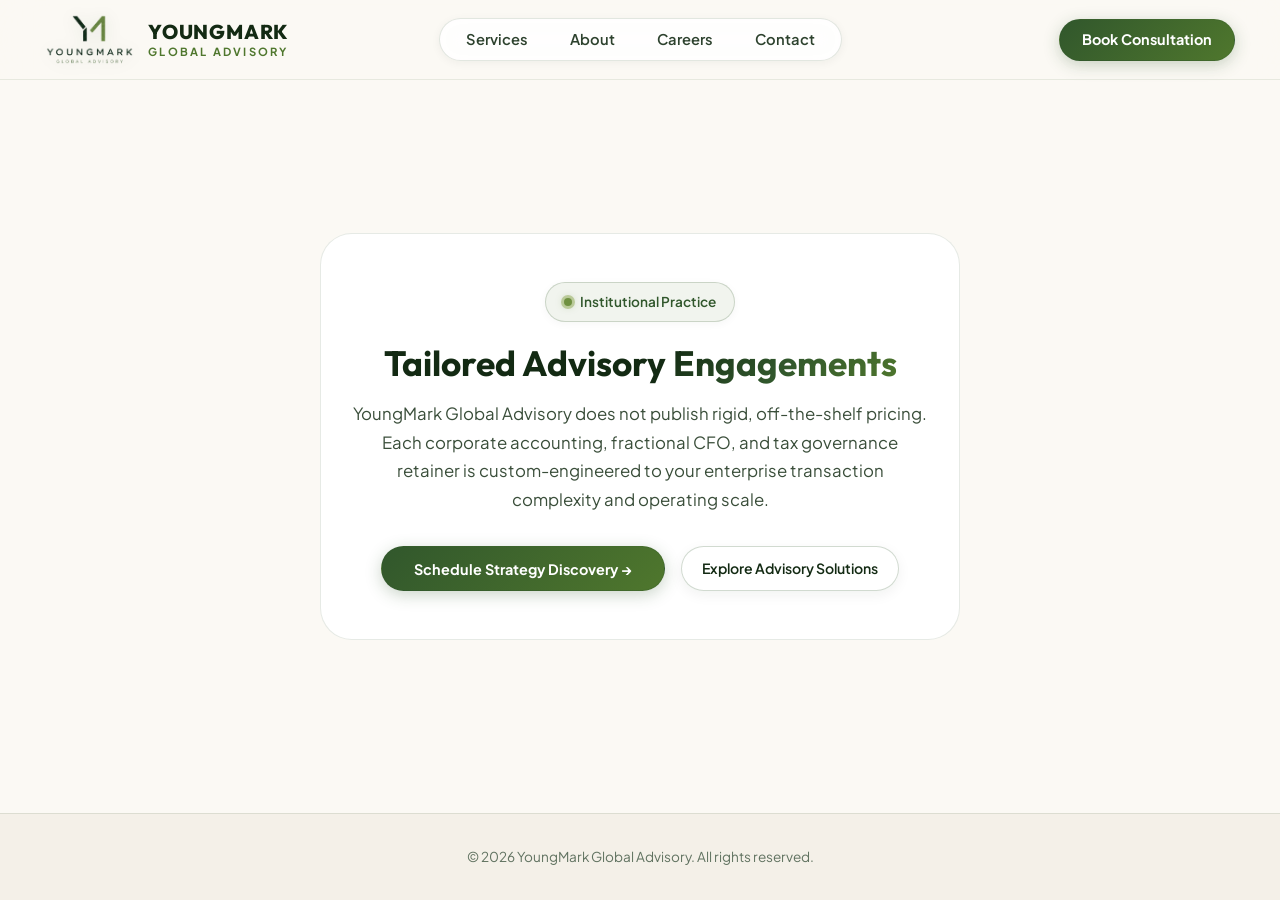
<file: pricing.html>
<!DOCTYPE html>
<html lang="en" data-theme="light">
<head>
  <meta charset="UTF-8">
  <meta name="viewport" content="width=device-width, initial-scale=1.0">
  <title>Bespoke Advisory Engagements - YoungMark Global Advisory</title>
  <meta name="description" content="YoungMark Global Advisory custom-scopes every corporate advisory engagement based on enterprise scale and transaction volume.">
  <link rel="stylesheet" href="css/style.css?v=31.0">
  <link rel="icon" href="assets/Logo.png" type="image/png">
</head>
<body style="min-height: 100vh; display: flex; flex-direction: column;">
  <div class="matrix-grid-bg" aria-hidden="true"></div>
  <div class="site-vignette" aria-hidden="true"></div>

  <!-- Floating Glassmorphic Header -->
  <header class="site-header">
    <nav class="nav-pill">
      <a href="index.html" class="brand-link">
        <img src="assets/Logo.png" alt="YoungMark Global Advisory" class="brand-logo-img">
        <div class="brand-text">
          <span class="brand-title">YOUNGMARK</span>
          <span class="brand-subtitle">Global Advisory</span>
        </div>
      </a>

      <ul class="nav-links">
        <li><a href="services.html" class="nav-link">Services</a></li>
        <li><a href="about.html" class="nav-link">About</a></li>
        <li><a href="careers.html" class="nav-link">Careers</a></li>
        <li><a href="contact.html" class="nav-link">Contact</a></li>
      </ul>

      <div class="nav-actions">
        <a href="contact.html" class="btn-cta">Book Consultation</a>
      </div>
    </nav>
  </header>

  <main style="flex: 1; display: flex; align-items: center; justify-content: center; padding: 120px 24px 60px;">
    <div style="max-width: 640px; text-align: center; background: var(--bg-card); border: 1px solid var(--border-subtle); border-radius: var(--radius-xl); padding: 48px 32px; box-shadow: var(--shadow-xl);">
      <div class="badge-pill" style="margin-bottom: 20px;">
        <span class="badge-dot"></span>
        <span>Institutional Practice</span>
      </div>
      <h1 style="font-size: 2.2rem; margin-bottom: 16px;">Tailored Advisory <span class="text-gradient">Engagements</span></h1>
      <p style="color: var(--text-secondary); font-size: 1.05rem; line-height: 1.7; margin-bottom: 32px;">
        YoungMark Global Advisory does not publish rigid, off-the-shelf pricing. Each corporate accounting, fractional CFO, and tax governance retainer is custom-engineered to your enterprise transaction complexity and operating scale.
      </p>
      <div style="display: flex; gap: 16px; justify-content: center; flex-wrap: wrap;">
        <a href="contact.html" class="btn-cta" style="padding: 14px 32px;">Schedule Strategy Discovery &rarr;</a>
        <a href="services.html" class="btn-cta-secondary">Explore Advisory Solutions</a>
      </div>
    </div>
  </main>

  <footer class="site-footer" style="padding: 32px 0;">
    <div class="container" style="text-align: center; font-size: 0.85rem; color: var(--text-muted);">
      &copy; 2026 YoungMark Global Advisory. All rights reserved.
    </div>
  </footer>

</body>
</html>
</file>
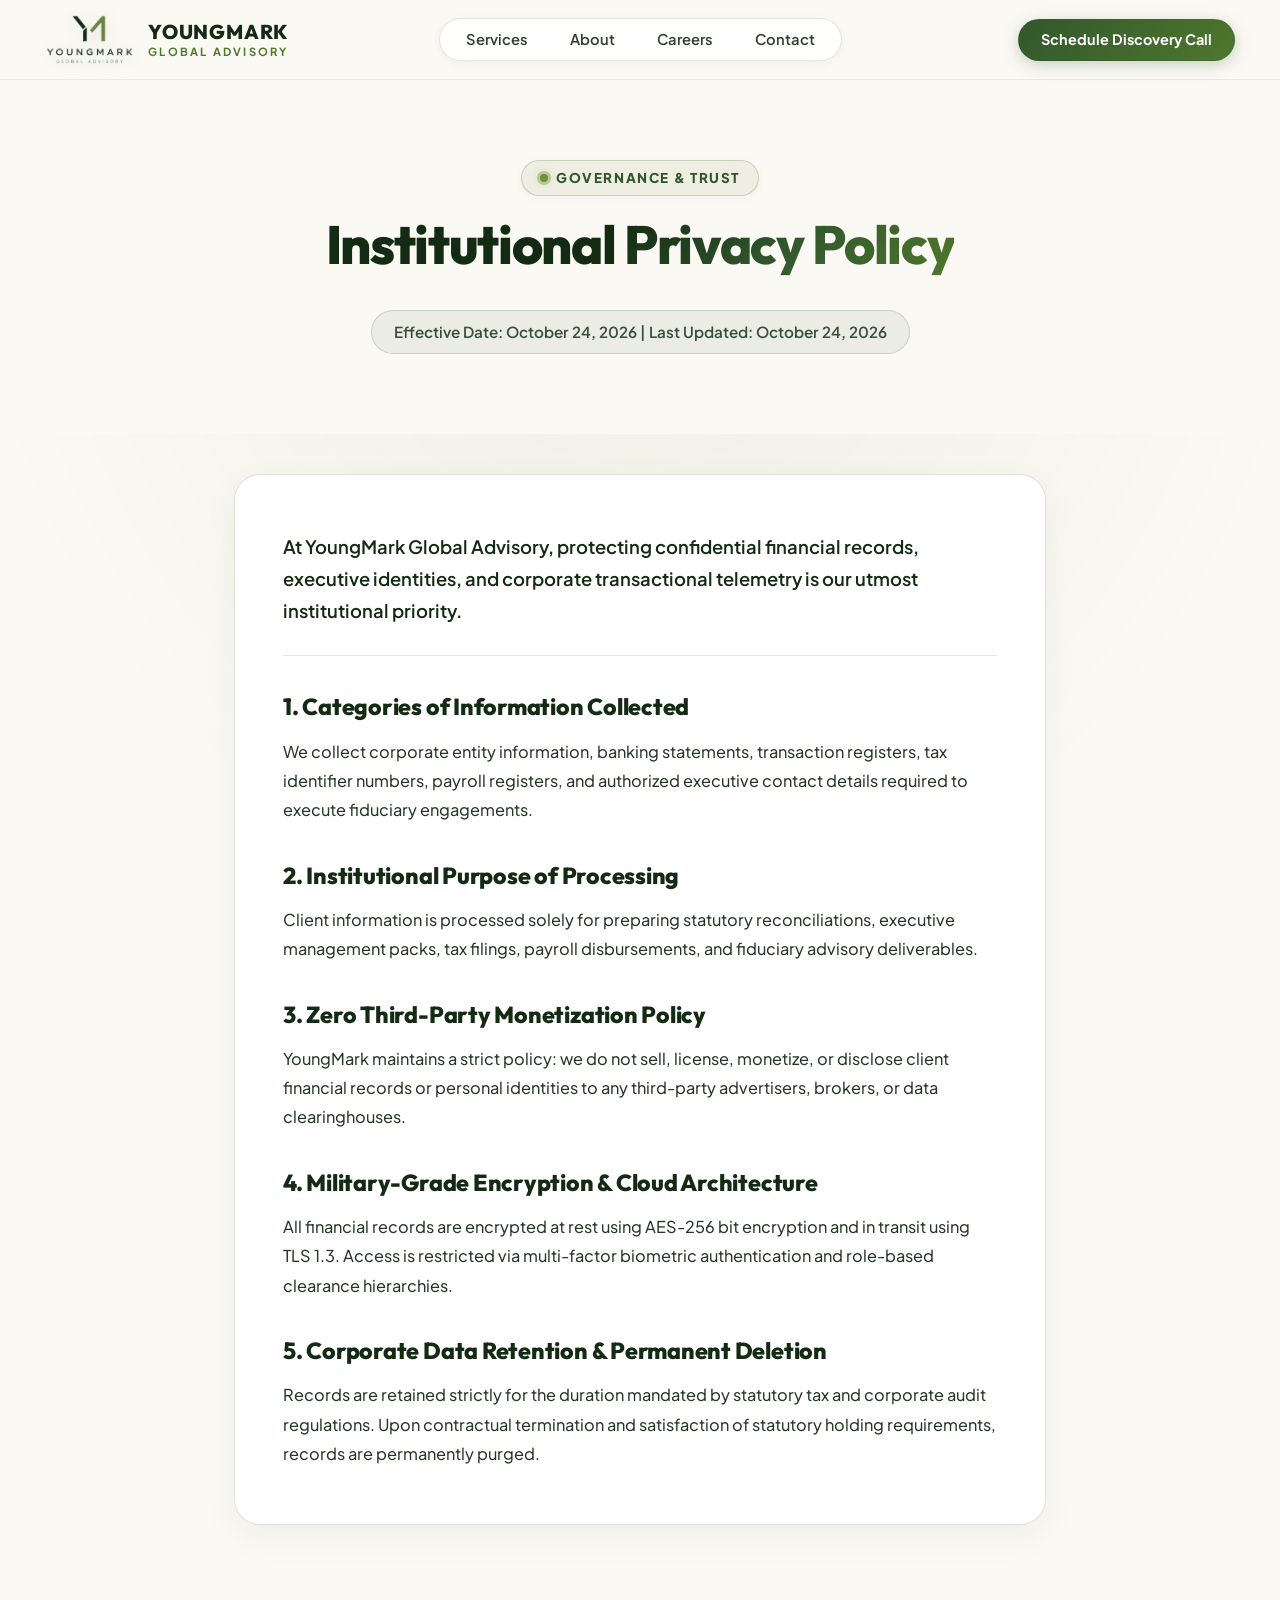
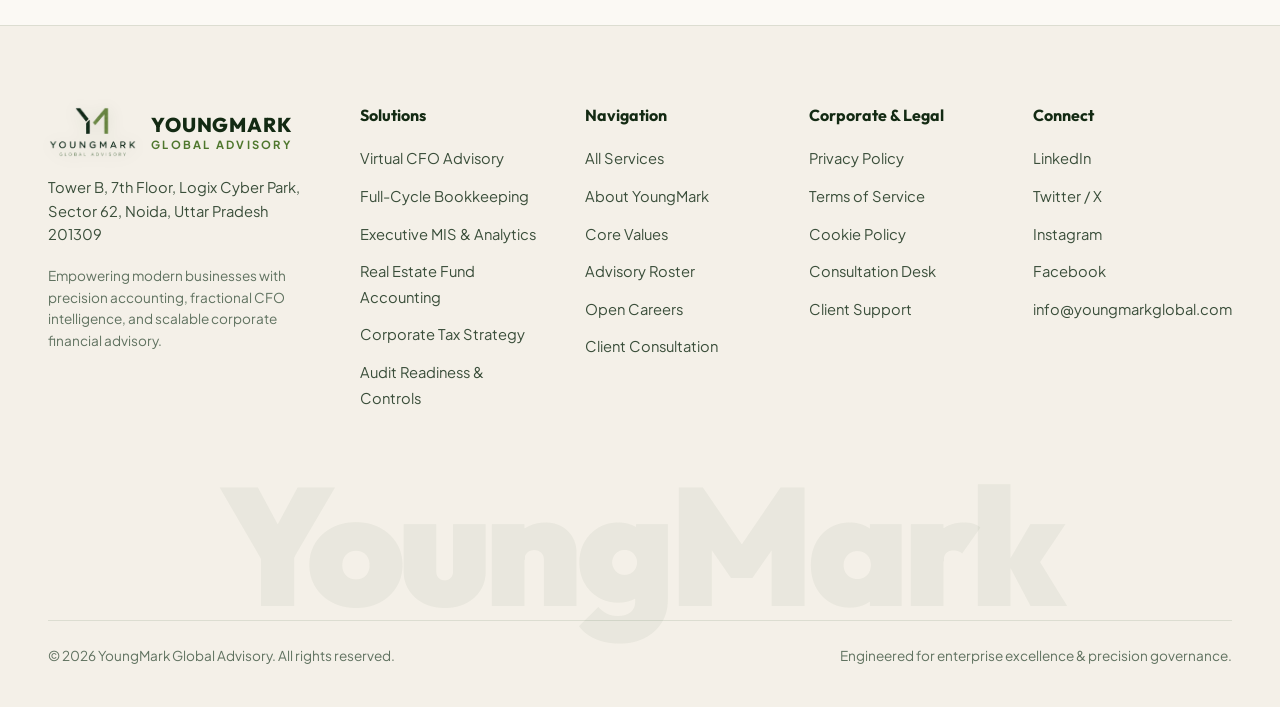
<file: privacy-policy.html>
<!DOCTYPE html>
<html lang="en" data-theme="light">
<head>
  <meta charset="UTF-8">
  <meta name="viewport" content="width=device-width, initial-scale=1.0">
  <title>Privacy Policy - YoungMark Global Advisory</title>
  <meta name="description" content="Privacy Policy and Institutional Data Governance standards of YoungMark Global Advisory.">
  <link rel="stylesheet" href="css/style.css?v=31.0">
  <link rel="icon" href="assets/Logo.png" type="image/png">
</head>
<body>
  <div class="matrix-grid-bg" aria-hidden="true"></div>
  <div class="site-vignette" aria-hidden="true"></div>

  <!-- Floating Glassmorphic Header -->
  <header class="site-header">
    <nav class="nav-pill">
      <a href="index.html" class="brand-link">
        <img src="assets/Logo.png" alt="YoungMark Global Advisory" class="brand-logo-img">
        <div class="brand-text">
          <span class="brand-title">YOUNGMARK</span>
          <span class="brand-subtitle">Global Advisory</span>
        </div>
      </a>

      <ul class="nav-links">
        <li><a href="services.html" class="nav-link">Services</a></li>
        <li><a href="about.html" class="nav-link">About</a></li>
        <li><a href="careers.html" class="nav-link">Careers</a></li>
        <li><a href="contact.html" class="nav-link">Contact</a></li>
      </ul>

      <div class="nav-actions">
        <a href="contact.html" class="btn-cta">Get Started</a>
        <button class="mobile-menu-btn" aria-label="Open Navigation Menu">
          <svg width="22" height="22" viewBox="0 0 24 24" fill="none" stroke="currentColor" stroke-width="2"><line x1="3" y1="12" x2="21" y2="12"/><line x1="3" y1="6" x2="21" y2="6"/><line x1="3" y1="18" x2="21" y2="18"/></svg>
        </button>
      </div>
    </nav>
  </header>

  <!-- Mobile Drawer -->
  <div class="mobile-nav-drawer">
    <a href="services.html" class="nav-link">Services</a>
    <a href="about.html" class="nav-link">About</a>
    <a href="careers.html" class="nav-link">Careers</a>
    <a href="contact.html" class="nav-link">Contact</a>
    <a href="contact.html" class="btn-cta" style="width: 100%; text-align: center; margin-top: 8px;">Book Consultation</a>
  </div>

  <main>
    <section class="subpage-hero">
      <div class="badge-pill">
        <span class="badge-dot"></span>
        <span>Governance &amp; Trust</span>
      </div>
      <h1>Institutional <span class="text-gradient">Privacy Policy</span></h1>
      <p class="legal-effective-date">Last updated: October 2026. Review how YoungMark Global Advisory manages, safeguards, and maintains confidentiality for all enterprise data.</p>
    </section>

    <section style="padding: 40px 0 100px;">
      <div class="container" style="max-width: 860px;">
        <div class="legal-content-body privacy-sections" style="background: var(--bg-card); border: 1px solid var(--border-subtle); border-radius: var(--radius-xl); padding: 48px; box-shadow: var(--shadow-sm); line-height: 1.8;">
          
          <h2 style="font-size: 1.6rem; margin-bottom: 16px;">1. Overview &amp; Commitment to Confidentiality</h2>
          <p style="color: var(--text-secondary); margin-bottom: 24px;">
            YoungMark Global Advisory ("YoungMark", "we", "us", or "our") respects the fiduciary trust placed in us by our clients. This Privacy Policy outlines our standards regarding the collection, handling, encryption, and protection of financial records, personal identification data, and business communications.
          </p>

          <h2 style="font-size: 1.6rem; margin-bottom: 16px;">2. Information We Ingest &amp; Process</h2>
          <p style="color: var(--text-secondary); margin-bottom: 16px;">
            In delivering strategic financial consulting, bookkeeping, and cloud systems architecture, we process:
          </p>
          <ul style="padding-left: 24px; color: var(--text-secondary); margin-bottom: 24px;">
            <li><strong>Financial Records:</strong> General ledgers, trial balances, invoices, payroll registers, and banking feeds authorized via secure API tokens.</li>
            <li><strong>Corporate Identification:</strong> Company tax numbers, entity registrations, and director contact details.</li>
            <li><strong>Technical Telemetry:</strong> Log data, IP addresses, and session timestamps collected during interactions with our client portal.</li>
          </ul>

          <h2 style="font-size: 1.6rem; margin-bottom: 16px;">3. Cryptographic Security &amp; Storage Protocols</h2>
          <p style="color: var(--text-secondary); margin-bottom: 24px;">
            All client data at rest is encrypted with AES-256 standard, and data in transit is shielded with TLS 1.3 protocol. Access to financial records is partitioned through strict Role-Based Access Control (RBAC) and hardware-backed Multi-Factor Authentication (MFA). Under no circumstance is client data sold or used for public machine learning training.
          </p>

          <h2 style="font-size: 1.6rem; margin-bottom: 16px;">4. International Data Transfers</h2>
          <p style="color: var(--text-secondary); margin-bottom: 24px;">
            For multinational clients, data transfers across cross-border cloud regions follow standard contractual clauses (SCCs) in adherence to GDPR, UK DPA, and local data protection regulations.
          </p>

          <h2 style="font-size: 1.6rem; margin-bottom: 16px;">5. Data Retention &amp; Right to Eradication</h2>
          <p style="color: var(--text-secondary); margin-bottom: 24px;">
            We retain financial documentation strictly for statutory periods required by applicable taxation authorities (typically 7–10 years). Upon contract termination or explicit request, non-statutory records are permanently scrubbed from our systems.
          </p>

          <h2 style="font-size: 1.6rem; margin-bottom: 16px;">6. Privacy Inquiries &amp; Data Protection Officer</h2>
          <p style="color: var(--text-secondary);">
            For questions concerning this privacy framework or to exercise data subject rights, contact our Data Protection Officer at <a href="mailto:privacy@youngmarkglobal.com" style="color: var(--c-leaf-green); font-weight: 700;">privacy@youngmarkglobal.com</a>.
          </p>
        </div>
      </div>
    </section>
  </main>

  <!-- Deep Footer -->
  <footer class="site-footer">
    <div class="container-wide">
      <div class="footer-top-grid">
        <div class="footer-brand-col">
          <a href="index.html" class="brand-link">
            <img src="assets/Logo.png" alt="YoungMark Global Advisory" class="brand-logo-img">
            <div class="brand-text">
              <span class="brand-title">YOUNGMARK</span>
              <span class="brand-subtitle">Global Advisory</span>
            </div>
          </a>
          <div class="footer-address">
            <strong>Headquarters &amp; Executive Office:</strong><br>
            Tower B, 7th Floor, Logix Cyber Park,<br>
            Sector 62, Noida, Uttar Pradesh 201309
          </div>
          <p style="font-size: 0.85rem; color: var(--text-muted);">
            Empowering modern businesses with precision accounting, fractional CFO intelligence, and institutional financial governance.
          </p>
        </div>

        <div>
          <h4 class="footer-col-title">Solutions</h4>
          <ul class="footer-links-list">
            <li><a href="services.html">Virtual CFO Advisory</a></li>
            <li><a href="services.html">Full-Cycle Bookkeeping</a></li>
            <li><a href="services.html">Executive MIS &amp; Analytics</a></li>
            <li><a href="services.html">Real Estate Fund Accounting</a></li>
            <li><a href="services.html">Corporate Tax Strategy</a></li>
            <li><a href="services.html">Audit Readiness &amp; Controls</a></li>
          </ul>
        </div>

        <div>
          <h4 class="footer-col-title">Navigation</h4>
          <ul class="footer-links-list">
            <li><a href="services.html">All Services</a></li>
            <li><a href="about.html">About YoungMark</a></li>
            <li><a href="about.html#values">Core Values</a></li>
            <li><a href="about.html#team">Advisory Roster</a></li>
            <li><a href="careers.html">Open Careers</a></li>
            <li><a href="contact.html">Client Consultation</a></li>
          </ul>
        </div>

        <div>
          <h4 class="footer-col-title">Corporate &amp; Legal</h4>
          <ul class="footer-links-list">
            <li><a href="privacy-policy.html">Privacy Policy</a></li>
            <li><a href="terms-of-service.html">Terms of Service</a></li>
            <li><a href="cookies.html">Cookie Policy</a></li>
            <li><a href="contact.html">Consultation Desk</a></li>
            <li><a href="contact.html">Client Support</a></li>
          </ul>
        </div>

        <div>
          <h4 class="footer-col-title">Connect</h4>
          <ul class="footer-links-list">
            <li><a href="https://linkedin.com" target="_blank" rel="noopener">LinkedIn</a></li>
            <li><a href="https://x.com" target="_blank" rel="noopener">Twitter / X</a></li>
            <li><a href="https://instagram.com" target="_blank" rel="noopener">Instagram</a></li>
            <li><a href="https://facebook.com" target="_blank" rel="noopener">Facebook</a></li>
            <li><a href="mailto:info@youngmarkglobal.com">info@youngmarkglobal.com</a></li>
          </ul>
        </div>
      </div>

      <div class="footer-watermark">YoungMark</div>

      <div class="footer-bottom-bar">
        <div>&copy; 2026 YoungMark Global Advisory. All rights reserved.</div>
        <div>Engineered for enterprise excellence &amp; precision governance.</div>
      </div>
    </div>
  </footer>

  <script src="js/site-content.js?v=31.0"></script>
  <script src="js/main.js?v=31.0"></script>
</body>
</html>
</file>
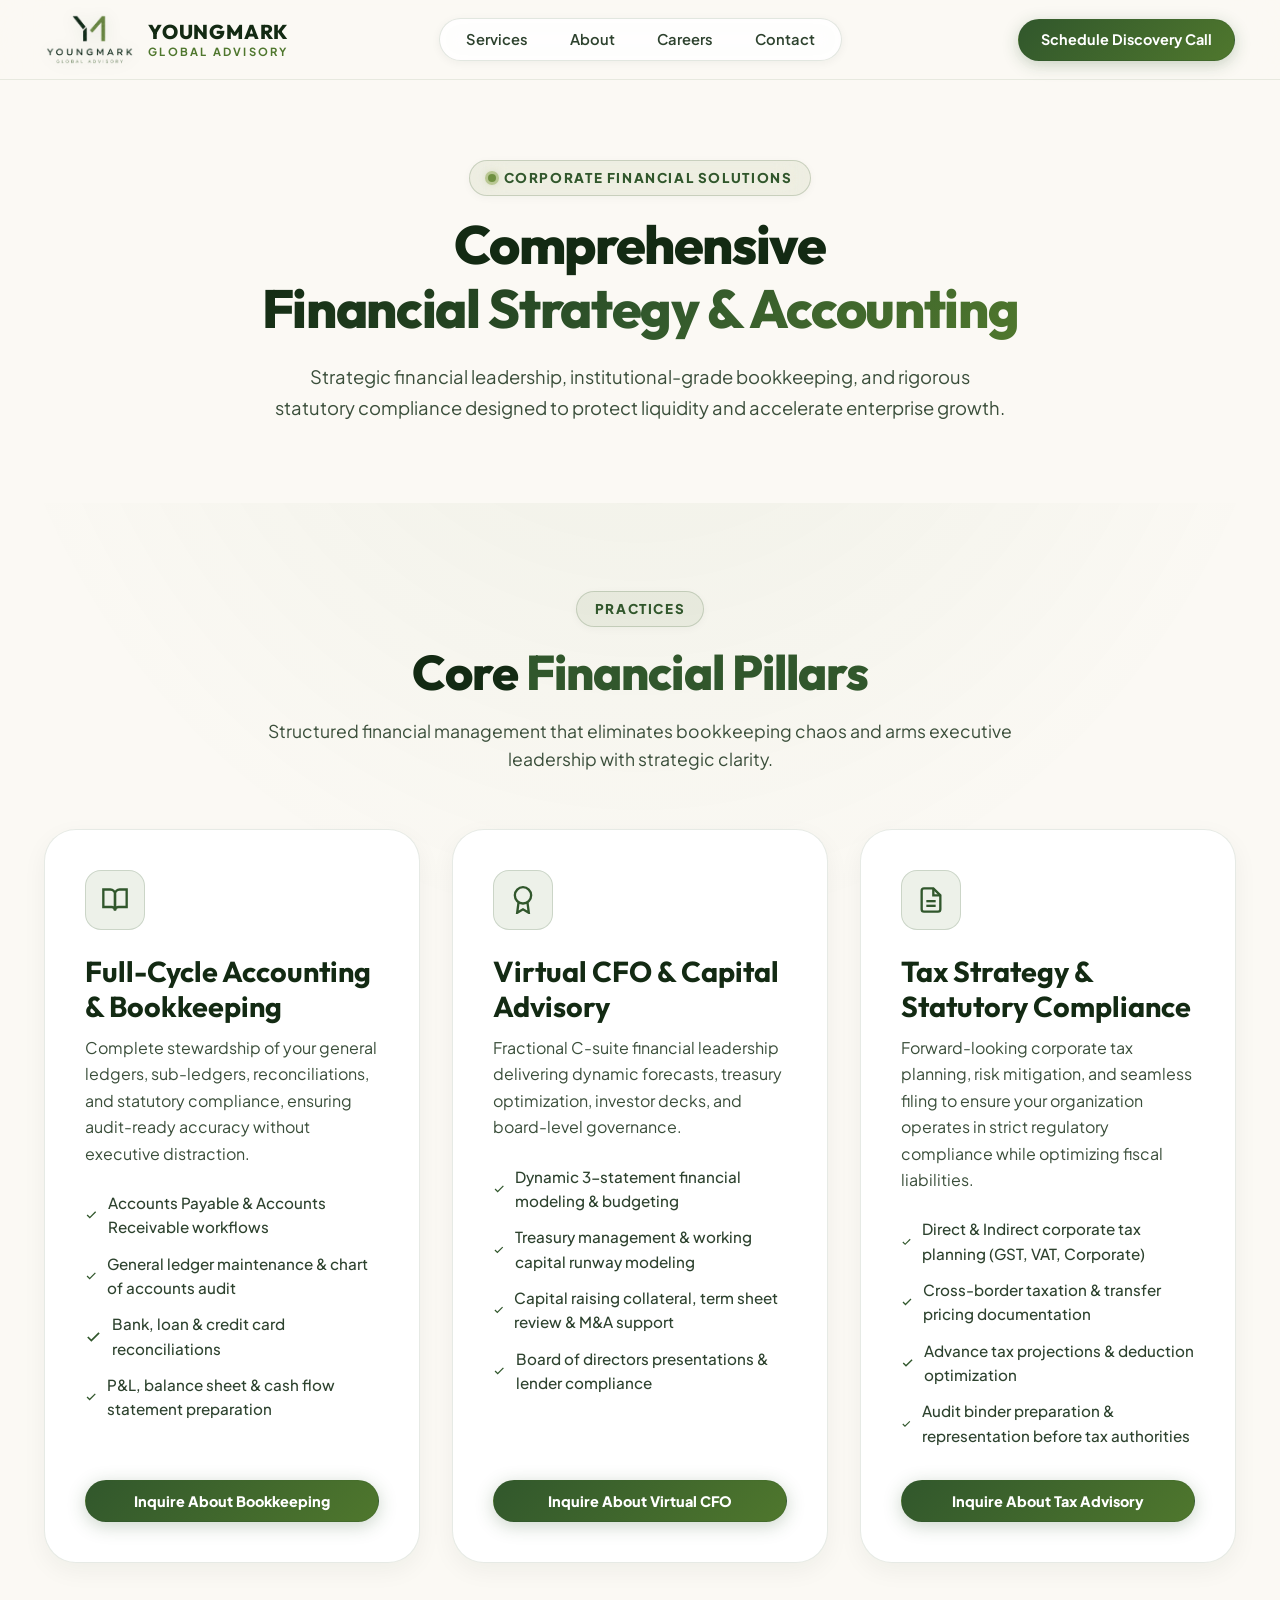
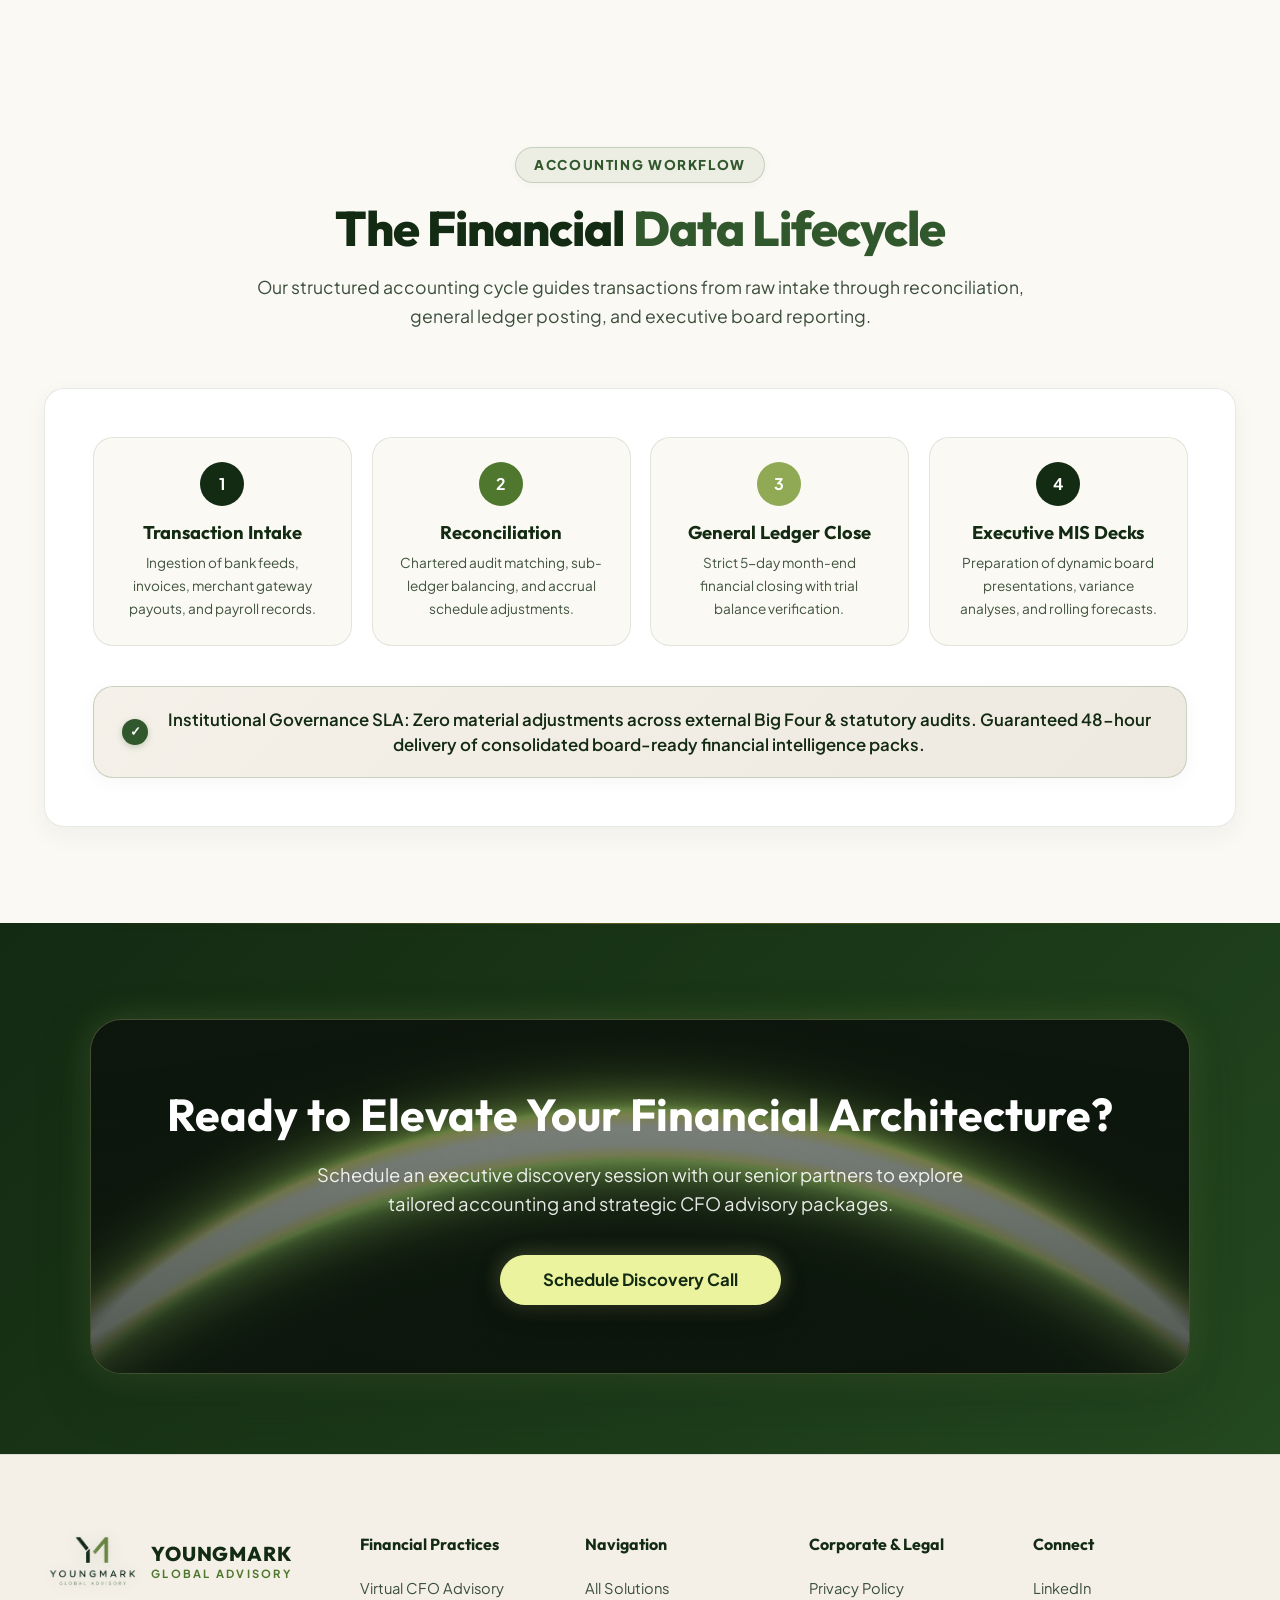
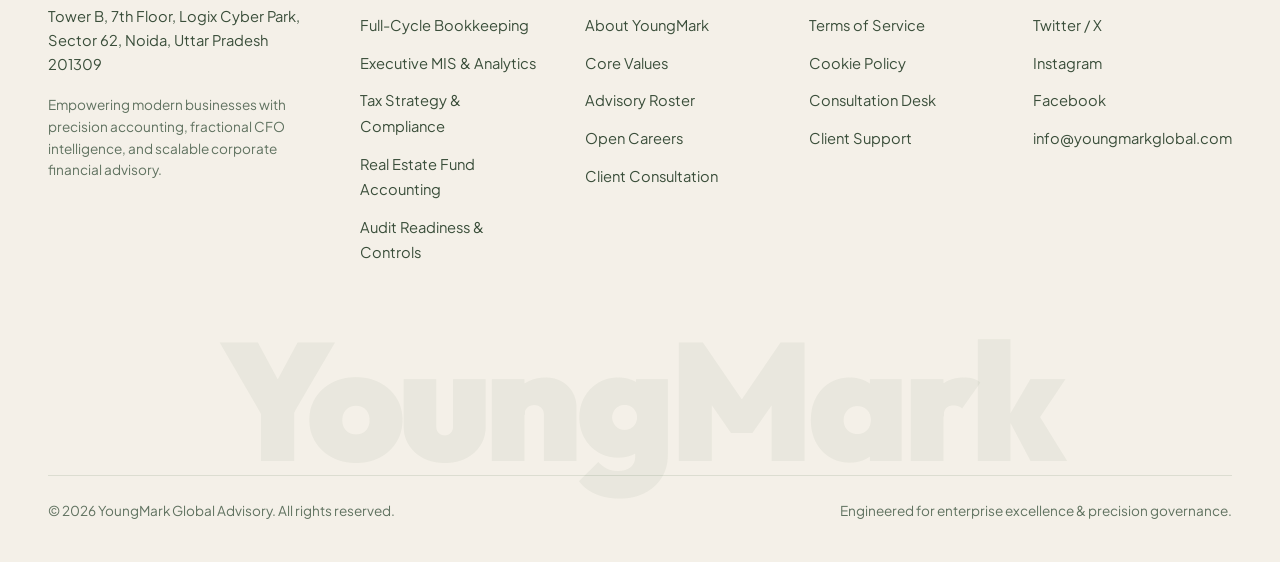
<file: services.html>
<!DOCTYPE html>
<html lang="en" data-theme="light">
<head>
  <meta charset="UTF-8">
  <meta name="viewport" content="width=device-width, initial-scale=1.0">
  <title>Financial Solutions &amp; Advisory - YoungMark Global Advisory</title>
  <meta name="description" content="Explore YoungMark Global Advisory's comprehensive financial practices: full-cycle corporate bookkeeping, fractional CFO advisory, MIS intelligence, tax strategy, and real estate fund accounting.">
  <link rel="stylesheet" href="css/style.css?v=31.0">
  <link rel="icon" href="assets/Logo.png" type="image/png">
</head>
<body>
  <div class="matrix-grid-bg" aria-hidden="true"></div>
  <div class="site-vignette" aria-hidden="true"></div>

  <!-- Floating Glassmorphic Header -->
  <header class="site-header">
    <nav class="nav-pill">
      <a href="index.html" class="brand-link">
        <img src="assets/Logo.png" alt="YoungMark Global Advisory" class="brand-logo-img">
        <div class="brand-text">
          <span class="brand-title">YOUNGMARK</span>
          <span class="brand-subtitle">Global Advisory</span>
        </div>
      </a>

      <ul class="nav-links">
        <li><a href="services.html" class="nav-link active">Services</a></li>
        <li><a href="about.html" class="nav-link">About</a></li>
        <li><a href="careers.html" class="nav-link">Careers</a></li>
        <li><a href="contact.html" class="nav-link">Contact</a></li>
      </ul>

      <div class="nav-actions">
        <a href="contact.html" class="btn-cta">Get Started</a>
        <button class="mobile-menu-btn" aria-label="Open Navigation Menu">
          <svg width="22" height="22" viewBox="0 0 24 24" fill="none" stroke="currentColor" stroke-width="2"><line x1="3" y1="12" x2="21" y2="12"/><line x1="3" y1="6" x2="21" y2="6"/><line x1="3" y1="18" x2="21" y2="18"/></svg>
        </button>
      </div>
    </nav>
  </header>

  <!-- Mobile Drawer -->
  <div class="mobile-nav-drawer">
    <a href="services.html" class="nav-link active">Services</a>
    <a href="about.html" class="nav-link">About</a>
    <a href="careers.html" class="nav-link">Careers</a>
    <a href="contact.html" class="nav-link">Contact</a>
    <a href="contact.html" class="btn-cta" style="width: 100%; text-align: center; margin-top: 8px;">Book Consultation</a>
  </div>

  <main>
    <!-- Subpage Hero -->
    <section class="subpage-hero">
      <div class="ambient-orb orb-1"></div>
      <div class="ambient-orb orb-2"></div>
      <div class="badge-pill">
        <span class="badge-dot"></span>
        <span>Corporate Financial Solutions</span>
      </div>
      <h1>Comprehensive <span class="text-gradient">Financial Strategy &amp; Accounting</span></h1>
      <p>
        Strategic financial leadership, institutional-grade bookkeeping, and rigorous statutory compliance designed to protect liquidity and accelerate enterprise growth.
      </p>
    </section>


    <!-- Core Service Pillars Grid -->
    <section class="subpage-transition-section" style="padding: 88px 0;">
      <div class="container">
        <div class="section-header">
          <span class="section-tag">Practices</span>
          <h2 class="section-title">Core <span class="text-brand">Financial Pillars</span></h2>
          <p class="section-subtitle">
            Structured financial management that eliminates bookkeeping chaos and arms executive leadership with strategic clarity.
          </p>
        </div>

        <div class="services-pillars-grid">
          <!-- Pillar 1 -->
          <div class="spotlight-card tilt-card" style="border-radius: var(--radius-xl); padding: 40px; box-shadow: var(--shadow-sm); display: flex; flex-direction: column;">
            <div class="service-icon-bubble" style="width: 60px; height: 60px; margin-bottom: 24px;">
              <svg width="28" height="28" viewBox="0 0 24 24" fill="none" stroke="currentColor" stroke-width="2"><path d="M2 3h6a4 4 0 0 1 4 4v14a3 3 0 0 0-3-3H2z"/><path d="M22 3h-6a4 4 0 0 0-4 4v14a3 3 0 0 1 3-3h7z"/></svg>
            </div>
            <h3 style="font-size: 1.8rem; margin-bottom: 12px;">Full-Cycle Accounting &amp; Bookkeeping</h3>
            <p style="line-height: 1.7; margin-bottom: 24px;">
              Complete stewardship of your general ledgers, sub-ledgers, reconciliations, and statutory compliance, ensuring audit-ready accuracy without executive distraction.
            </p>
            <ul style="list-style: none; display: flex; flex-direction: column; gap: 12px; margin-bottom: 32px; flex-grow: 1;">
              <li style="display: flex; align-items: center; gap: 10px; font-size: 0.95rem; font-weight: 500;">
                <svg width="18" height="18" viewBox="0 0 24 24" fill="none" stroke="currentColor" stroke-width="2.5"><polyline points="20 6 9 17 4 12"/></svg>
                Accounts Payable &amp; Accounts Receivable workflows
              </li>
              <li style="display: flex; align-items: center; gap: 10px; font-size: 0.95rem; font-weight: 500;">
                <svg width="18" height="18" viewBox="0 0 24 24" fill="none" stroke="currentColor" stroke-width="2.5"><polyline points="20 6 9 17 4 12"/></svg>
                General ledger maintenance &amp; chart of accounts audit
              </li>
              <li style="display: flex; align-items: center; gap: 10px; font-size: 0.95rem; font-weight: 500;">
                <svg width="18" height="18" viewBox="0 0 24 24" fill="none" stroke="currentColor" stroke-width="2.5"><polyline points="20 6 9 17 4 12"/></svg>
                Bank, loan &amp; credit card reconciliations
              </li>
              <li style="display: flex; align-items: center; gap: 10px; font-size: 0.95rem; font-weight: 500;">
                <svg width="18" height="18" viewBox="0 0 24 24" fill="none" stroke="currentColor" stroke-width="2.5"><polyline points="20 6 9 17 4 12"/></svg>
                P&amp;L, balance sheet &amp; cash flow statement preparation
              </li>
            </ul>
            <a href="contact.html?service=Bookkeeping" class="btn-cta" style="width: 100%; text-align: center;">Inquire About Bookkeeping</a>
          </div>

          <!-- Pillar 2 -->
          <div class="spotlight-card tilt-card" style="border-radius: var(--radius-xl); padding: 40px; box-shadow: var(--shadow-sm); display: flex; flex-direction: column;">
            <div class="service-icon-bubble" style="width: 60px; height: 60px; margin-bottom: 24px;">
              <svg width="28" height="28" viewBox="0 0 24 24" fill="none" stroke="currentColor" stroke-width="2"><circle cx="12" cy="8" r="7"/><polyline points="8.21 13.89 7 23 12 20 17 23 15.79 13.88"/></svg>
            </div>
            <h3 style="font-size: 1.8rem; margin-bottom: 12px;">Virtual CFO &amp; Capital Advisory</h3>
            <p style="line-height: 1.7; margin-bottom: 24px;">
              Fractional C-suite financial leadership delivering dynamic forecasts, treasury optimization, investor decks, and board-level governance.
            </p>
            <ul style="list-style: none; display: flex; flex-direction: column; gap: 12px; margin-bottom: 32px; flex-grow: 1;">
              <li style="display: flex; align-items: center; gap: 10px; font-size: 0.95rem; font-weight: 500;">
                <svg width="18" height="18" viewBox="0 0 24 24" fill="none" stroke="currentColor" stroke-width="2.5"><polyline points="20 6 9 17 4 12"/></svg>
                Dynamic 3-statement financial modeling &amp; budgeting
              </li>
              <li style="display: flex; align-items: center; gap: 10px; font-size: 0.95rem; font-weight: 500;">
                <svg width="18" height="18" viewBox="0 0 24 24" fill="none" stroke="currentColor" stroke-width="2.5"><polyline points="20 6 9 17 4 12"/></svg>
                Treasury management &amp; working capital runway modeling
              </li>
              <li style="display: flex; align-items: center; gap: 10px; font-size: 0.95rem; font-weight: 500;">
                <svg width="18" height="18" viewBox="0 0 24 24" fill="none" stroke="currentColor" stroke-width="2.5"><polyline points="20 6 9 17 4 12"/></svg>
                Capital raising collateral, term sheet review &amp; M&amp;A support
              </li>
              <li style="display: flex; align-items: center; gap: 10px; font-size: 0.95rem; font-weight: 500;">
                <svg width="18" height="18" viewBox="0 0 24 24" fill="none" stroke="currentColor" stroke-width="2.5"><polyline points="20 6 9 17 4 12"/></svg>
                Board of directors presentations &amp; lender compliance
              </li>
            </ul>
            <a href="contact.html?service=VirtualCFO" class="btn-cta" style="width: 100%; text-align: center;">Inquire About Virtual CFO</a>
          </div>

          <!-- Pillar 3 -->
          <div class="spotlight-card tilt-card" style="border-radius: var(--radius-xl); padding: 40px; box-shadow: var(--shadow-sm); display: flex; flex-direction: column;">
            <div class="service-icon-bubble" style="width: 60px; height: 60px; margin-bottom: 24px;">
              <svg width="28" height="28" viewBox="0 0 24 24" fill="none" stroke="currentColor" stroke-width="2"><path d="M14 2H6a2 2 0 0 0-2 2v16a2 2 0 0 0 2 2h12a2 2 0 0 0 2-2V8z"/><polyline points="14 2 14 8 20 8"/><line x1="16" y1="13" x2="8" y2="13"/><line x1="16" y1="17" x2="8" y2="17"/></svg>
            </div>
            <h3 style="font-size: 1.8rem; margin-bottom: 12px;">Tax Strategy &amp; Statutory Compliance</h3>
            <p style="line-height: 1.7; margin-bottom: 24px;">
              Forward-looking corporate tax planning, risk mitigation, and seamless filing to ensure your organization operates in strict regulatory compliance while optimizing fiscal liabilities.
            </p>
            <ul style="list-style: none; display: flex; flex-direction: column; gap: 12px; margin-bottom: 32px; flex-grow: 1;">
              <li style="display: flex; align-items: center; gap: 10px; font-size: 0.95rem; font-weight: 500;">
                <svg width="18" height="18" viewBox="0 0 24 24" fill="none" stroke="currentColor" stroke-width="2.5"><polyline points="20 6 9 17 4 12"/></svg>
                Direct &amp; Indirect corporate tax planning (GST, VAT, Corporate)
              </li>
              <li style="display: flex; align-items: center; gap: 10px; font-size: 0.95rem; font-weight: 500;">
                <svg width="18" height="18" viewBox="0 0 24 24" fill="none" stroke="currentColor" stroke-width="2.5"><polyline points="20 6 9 17 4 12"/></svg>
                Cross-border taxation &amp; transfer pricing documentation
              </li>
              <li style="display: flex; align-items: center; gap: 10px; font-size: 0.95rem; font-weight: 500;">
                <svg width="18" height="18" viewBox="0 0 24 24" fill="none" stroke="currentColor" stroke-width="2.5"><polyline points="20 6 9 17 4 12"/></svg>
                Advance tax projections &amp; deduction optimization
              </li>
              <li style="display: flex; align-items: center; gap: 10px; font-size: 0.95rem; font-weight: 500;">
                <svg width="18" height="18" viewBox="0 0 24 24" fill="none" stroke="currentColor" stroke-width="2.5"><polyline points="20 6 9 17 4 12"/></svg>
                Audit binder preparation &amp; representation before tax authorities
              </li>
            </ul>
            <a href="contact.html?service=TaxStrategy" class="btn-cta" style="width: 100%; text-align: center;">Inquire About Tax Advisory</a>
          </div>
        </div>
      </div>
    </section>


    <!-- Financial Workflow & Control Architecture -->
    <section class="subpage-light-section" style="padding: 96px 0;">
      <div class="container">
        <div class="section-header">
          <span class="section-tag">Accounting Workflow</span>
          <h2 class="section-title">The Financial <span class="text-brand">Data Lifecycle</span></h2>
          <p class="section-subtitle">
            Our structured accounting cycle guides transactions from raw intake through reconciliation, general ledger posting, and executive board reporting.
          </p>
        </div>

        <!-- Visual Flow Diagram -->
        <div class="process-flow-container" style="background: var(--bg-card); border: 1px solid var(--border-subtle); border-radius: var(--radius-xl); padding: 48px; box-shadow: var(--shadow-lg);">
          <div class="services-process-grid">
            
            <!-- Step 1 -->
            <div style="background: var(--bg-secondary); border: 1px solid var(--border-subtle); border-radius: var(--radius-lg); padding: 24px; text-align: center; position: relative;">
              <div style="width: 44px; height: 44px; border-radius: var(--radius-full); background: var(--c-forest-green); color: white; display: flex; align-items: center; justify-content: center; margin: 0 auto 16px; font-weight: 700;">1</div>
              <h4 style="font-size: 1.15rem; margin-bottom: 8px;">Transaction Intake</h4>
              <p style="font-size: 0.85rem; color: var(--text-secondary); line-height: 1.5;">Ingestion of bank feeds, invoices, merchant gateway payouts, and payroll records.</p>
            </div>

            <!-- Step 2 -->
            <div style="background: var(--bg-secondary); border: 1px solid var(--border-subtle); border-radius: var(--radius-lg); padding: 24px; text-align: center; position: relative;">
              <div style="width: 44px; height: 44px; border-radius: var(--radius-full); background: var(--c-leaf-green); color: white; display: flex; align-items: center; justify-content: center; margin: 0 auto 16px; font-weight: 700;">2</div>
              <h4 style="font-size: 1.15rem; margin-bottom: 8px;">Reconciliation</h4>
              <p style="font-size: 0.85rem; color: var(--text-secondary); line-height: 1.5;">Chartered audit matching, sub-ledger balancing, and accrual schedule adjustments.</p>
            </div>

            <!-- Step 3 -->
            <div style="background: var(--bg-secondary); border: 1px solid var(--border-subtle); border-radius: var(--radius-lg); padding: 24px; text-align: center; position: relative;">
              <div style="width: 44px; height: 44px; border-radius: var(--radius-full); background: var(--c-sage-green); color: white; display: flex; align-items: center; justify-content: center; margin: 0 auto 16px; font-weight: 700;">3</div>
              <h4 style="font-size: 1.15rem; margin-bottom: 8px;">General Ledger Close</h4>
              <p style="font-size: 0.85rem; color: var(--text-secondary); line-height: 1.5;">Strict 5-day month-end financial closing with trial balance verification.</p>
            </div>

            <!-- Step 4 -->
            <div style="background: var(--bg-secondary); border: 1px solid var(--border-subtle); border-radius: var(--radius-lg); padding: 24px; text-align: center; position: relative;">
              <div style="width: 44px; height: 44px; border-radius: var(--radius-full); background: var(--c-dark-green); color: white; display: flex; align-items: center; justify-content: center; margin: 0 auto 16px; font-weight: 700;">4</div>
              <h4 style="font-size: 1.15rem; margin-bottom: 8px;">Executive MIS Decks</h4>
              <p style="font-size: 0.85rem; color: var(--text-secondary); line-height: 1.5;">Preparation of dynamic board presentations, variance analyses, and rolling forecasts.</p>
            </div>
          </div>

          <div class="process-stat-banner">
            <span class="stat-icon">✓</span>
            <p>
              Over <strong class="stat-highlight">99.8%</strong> audit reconciliation accuracy maintained across all client engagements.
            </p>
          </div>
        </div>
      </div>
    </section>


    <!-- Call to Action Banner -->
    <section class="cta-banner-section from-linen">
      <div class="cta-banner-box">
        <h2 class="cta-banner-title">Need a Tailored Financial Advisory Scope?</h2>
        <p class="cta-banner-desc">
          Speak directly with our senior Chartered Accountants and fractional CFOs to formulate a custom engagement plan.
        </p>
        <a href="contact.html" class="btn-banner">Schedule Discovery Call</a>
      </div>
    </section>
  </main>

  <!-- Deep Footer -->
  <footer class="site-footer">
    <div class="container-wide">
      <div class="footer-top-grid">
        <div class="footer-brand-col">
          <a href="index.html" class="brand-link">
            <img src="assets/Logo.png" alt="YoungMark Global Advisory" class="brand-logo-img">
            <div class="brand-text">
              <span class="brand-title">YOUNGMARK</span>
              <span class="brand-subtitle">Global Advisory</span>
            </div>
          </a>
          <div class="footer-address">
            <strong>Headquarters &amp; Executive Office:</strong><br>
            Tower B, 7th Floor, Logix Cyber Park,<br>
            Sector 62, Noida, Uttar Pradesh 201309
          </div>
          <p style="font-size: 0.85rem; color: var(--text-muted);">
            Empowering modern businesses with precision accounting, fractional CFO intelligence, and scalable corporate financial advisory.
          </p>
        </div>

        <div>
          <h4 class="footer-col-title">Financial Practices</h4>
          <ul class="footer-links-list">
            <li><a href="services.html">Virtual CFO Advisory</a></li>
            <li><a href="services.html">Full-Cycle Bookkeeping</a></li>
            <li><a href="services.html">Executive MIS &amp; Analytics</a></li>
            <li><a href="services.html">Tax Strategy &amp; Compliance</a></li>
            <li><a href="services.html">Real Estate Fund Accounting</a></li>
            <li><a href="services.html">Audit Readiness &amp; Controls</a></li>
          </ul>
        </div>

        <div>
          <h4 class="footer-col-title">Navigation</h4>
          <ul class="footer-links-list">
            <li><a href="services.html">All Solutions</a></li>
            <li><a href="about.html">About YoungMark</a></li>
            <li><a href="about.html#values">Core Values</a></li>
            <li><a href="about.html#team">Advisory Roster</a></li>
            <li><a href="careers.html">Open Careers</a></li>
            <li><a href="contact.html">Client Consultation</a></li>
          </ul>
        </div>

        <div>
          <h4 class="footer-col-title">Corporate &amp; Legal</h4>
          <ul class="footer-links-list">
            <li><a href="privacy-policy.html">Privacy Policy</a></li>
            <li><a href="terms-of-service.html">Terms of Service</a></li>
            <li><a href="cookies.html">Cookie Policy</a></li>
            <li><a href="contact.html">Consultation Desk</a></li>
            <li><a href="contact.html">Client Support</a></li>
          </ul>
        </div>

        <div>
          <h4 class="footer-col-title">Connect</h4>
          <ul class="footer-links-list">
            <li><a href="https://linkedin.com" target="_blank" rel="noopener">LinkedIn</a></li>
            <li><a href="https://x.com" target="_blank" rel="noopener">Twitter / X</a></li>
            <li><a href="https://instagram.com" target="_blank" rel="noopener">Instagram</a></li>
            <li><a href="https://facebook.com" target="_blank" rel="noopener">Facebook</a></li>
            <li><a href="mailto:info@youngmarkglobal.com">info@youngmarkglobal.com</a></li>
          </ul>
        </div>
      </div>

      <div class="footer-watermark">YoungMark</div>

      <div class="footer-bottom-bar">
        <div>&copy; 2026 YoungMark Global Advisory. All rights reserved.</div>
        <div>Engineered for enterprise excellence &amp; fiduciary governance.</div>
      </div>
    </div>
  </footer>

  <!-- Universal Modal Backdrop -->
  <div class="modal-backdrop" id="modal-backdrop">
    <div class="modal-box">
      <button class="modal-close-btn" aria-label="Close Modal">&times;</button>
      <div id="modal-body-content"></div>
    </div>
  </div>

  <script src="js/site-content.js?v=31.0"></script>
  <script src="js/main.js?v=31.0"></script>
</body>
</html>
</file>
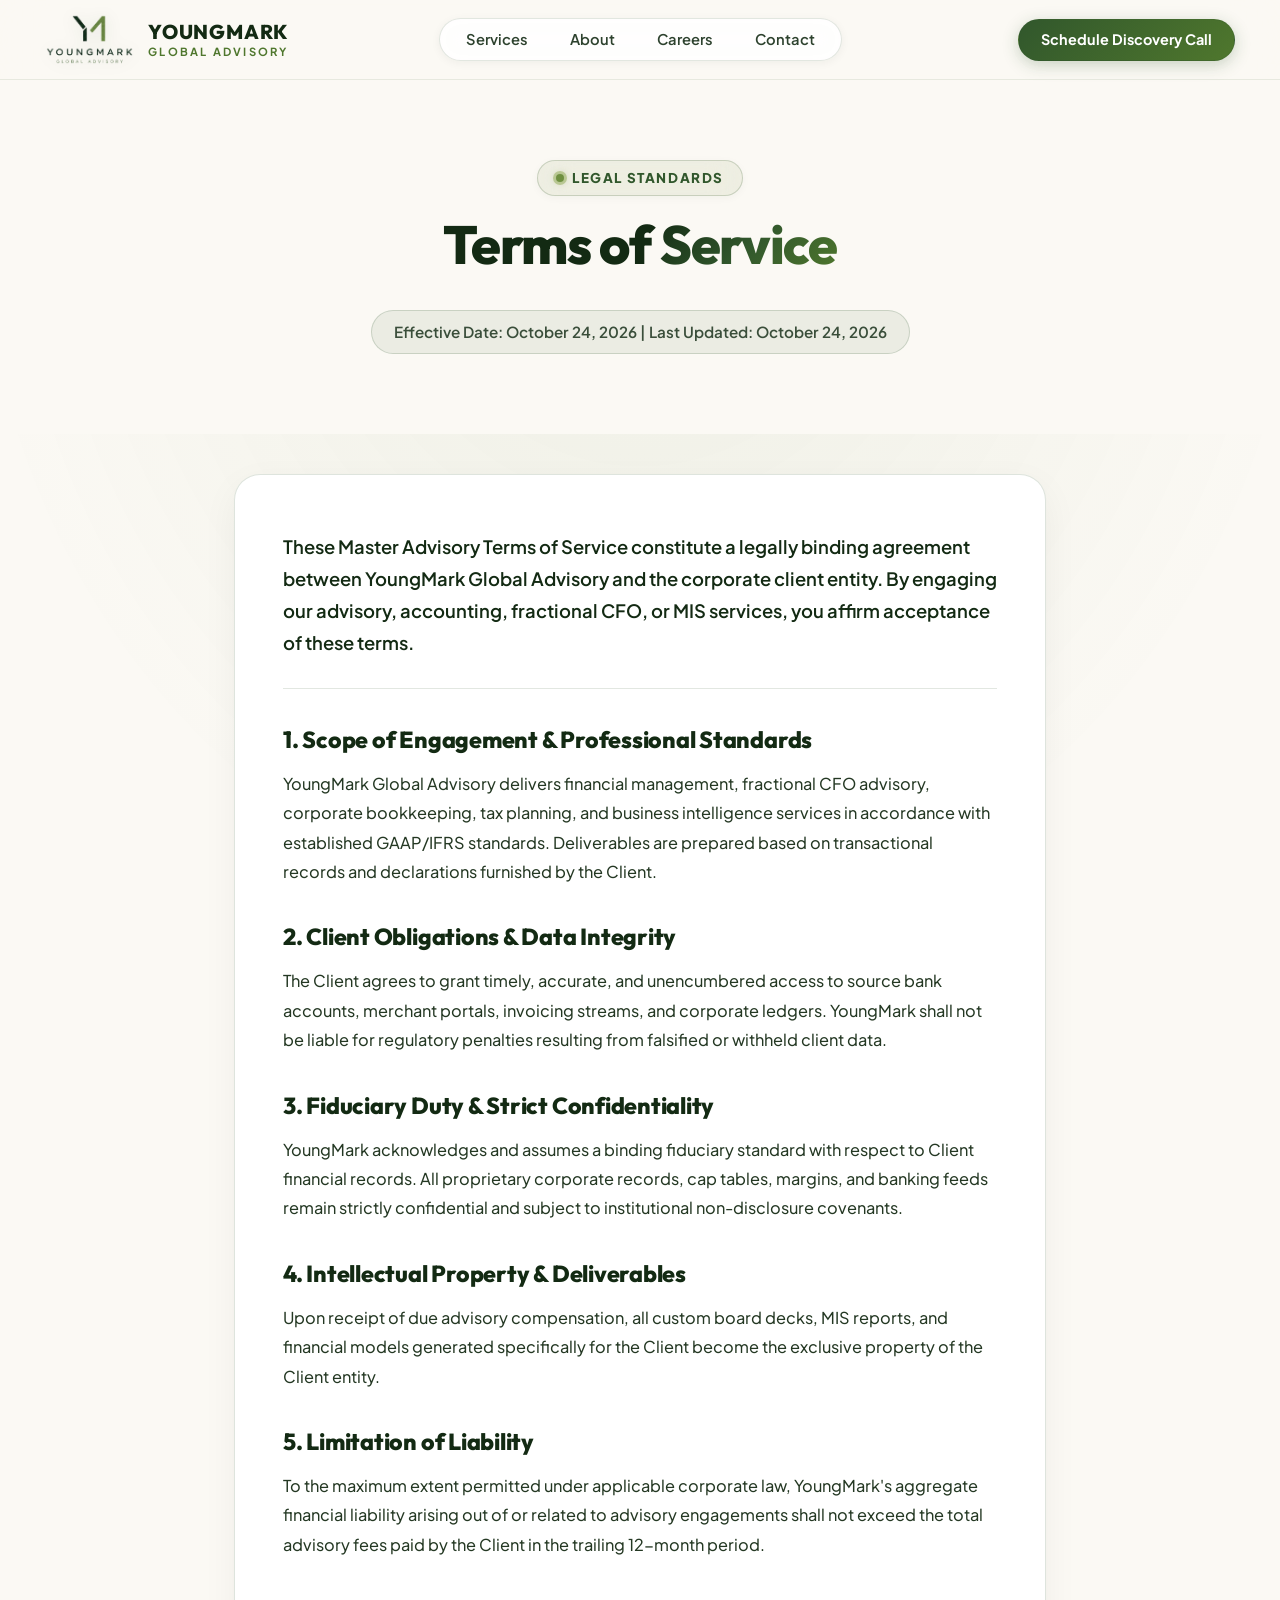
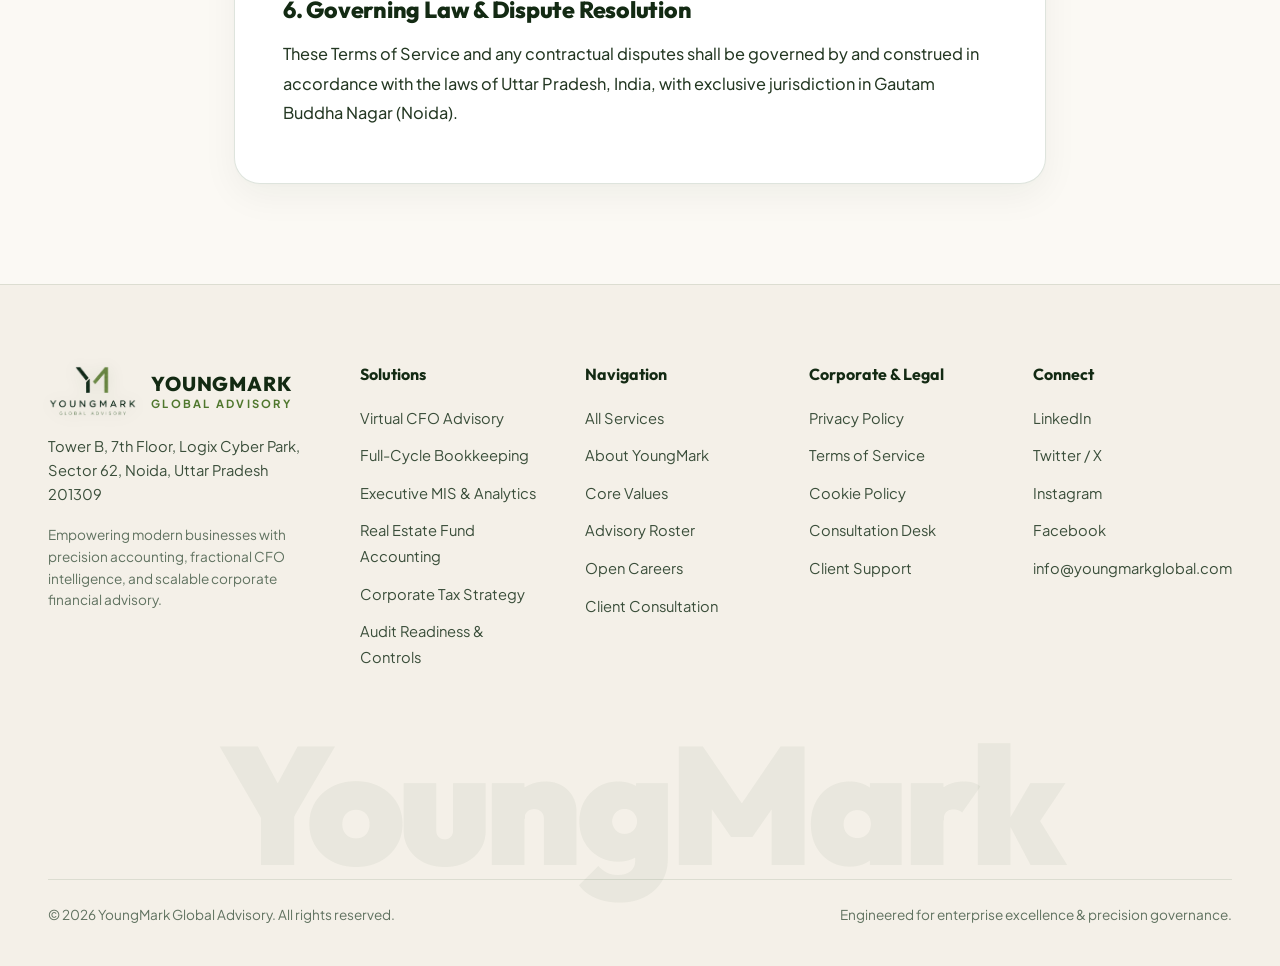
<file: terms-of-service.html>
<!DOCTYPE html>
<html lang="en" data-theme="light">
<head>
  <meta charset="UTF-8">
  <meta name="viewport" content="width=device-width, initial-scale=1.0">
  <title>Terms of Service - YoungMark Global Advisory</title>
  <meta name="description" content="Terms of Engagement & Service Guidelines of YoungMark Global Advisory.">
  <link rel="stylesheet" href="css/style.css?v=31.0">
  <link rel="icon" href="assets/Logo.png" type="image/png">
</head>
<body>
  <div class="matrix-grid-bg" aria-hidden="true"></div>
  <div class="site-vignette" aria-hidden="true"></div>

  <!-- Floating Glassmorphic Header -->
  <header class="site-header">
    <nav class="nav-pill">
      <a href="index.html" class="brand-link">
        <img src="assets/Logo.png" alt="YoungMark Global Advisory" class="brand-logo-img">
        <div class="brand-text">
          <span class="brand-title">YOUNGMARK</span>
          <span class="brand-subtitle">Global Advisory</span>
        </div>
      </a>

      <ul class="nav-links">
        <li><a href="services.html" class="nav-link">Services</a></li>
        <li><a href="about.html" class="nav-link">About</a></li>
        <li><a href="careers.html" class="nav-link">Careers</a></li>
        <li><a href="contact.html" class="nav-link">Contact</a></li>
      </ul>

      <div class="nav-actions">
        <a href="contact.html" class="btn-cta">Get Started</a>
        <button class="mobile-menu-btn" aria-label="Open Navigation Menu">
          <svg width="22" height="22" viewBox="0 0 24 24" fill="none" stroke="currentColor" stroke-width="2"><line x1="3" y1="12" x2="21" y2="12"/><line x1="3" y1="6" x2="21" y2="6"/><line x1="3" y1="18" x2="21" y2="18"/></svg>
        </button>
      </div>
    </nav>
  </header>

  <!-- Mobile Drawer -->
  <div class="mobile-nav-drawer">
    <a href="services.html" class="nav-link">Services</a>
    <a href="about.html" class="nav-link">About</a>
    <a href="careers.html" class="nav-link">Careers</a>
    <a href="contact.html" class="nav-link">Contact</a>
    <a href="contact.html" class="btn-cta" style="width: 100%; text-align: center; margin-top: 8px;">Book Consultation</a>
  </div>

  <main>
    <section class="subpage-hero">
      <div class="badge-pill">
        <span class="badge-dot"></span>
        <span>Legal Standards</span>
      </div>
      <h1>Terms of <span class="text-gradient">Service</span></h1>
      <p class="legal-effective-date">Last updated: October 2026. General terms governing engagement scopes, advisory obligations, and client collaborations.</p>
    </section>

    <section style="padding: 40px 0 100px;">
      <div class="container" style="max-width: 860px;">
        <div class="legal-content-body terms-sections" style="background: var(--bg-card); border: 1px solid var(--border-subtle); border-radius: var(--radius-xl); padding: 48px; box-shadow: var(--shadow-sm); line-height: 1.8;">
          
          <h2 style="font-size: 1.6rem; margin-bottom: 16px;">1. Acceptance of Terms</h2>
          <p style="color: var(--text-secondary); margin-bottom: 24px;">
            By retaining YoungMark Global Advisory ("YoungMark") or utilizing our advisory platforms, you agree to comply with and be bound by these Terms of Service in conjunction with any specific Statement of Work (SOW) executed between the parties.
          </p>

          <h2 style="font-size: 1.6rem; margin-bottom: 16px;">2. Professional Advisory Scope</h2>
          <p style="color: var(--text-secondary); margin-bottom: 24px;">
            YoungMark provides financial advisory, corporate bookkeeping, fractional CFO consulting, executive MIS reporting, and tax compliance services. While our Chartered Accountants maintain the highest statutory diligence, client leadership retains final responsibility for management decisions and representations made to tax authorities.
          </p>

          <h2 style="font-size: 1.6rem; margin-bottom: 16px;">3. Client Responsibilities &amp; Document Furnishing</h2>
          <p style="color: var(--text-secondary); margin-bottom: 24px;">
            The quality of our deliverables relies on the prompt, accurate furnishing of raw financial records, bank access, and operational documentation. Delays in document provisioning may adjust closing schedules and report deliveries.
          </p>

          <h2 style="font-size: 1.6rem; margin-bottom: 16px;">4. Client Confidentiality &amp; Work Product Ownership</h2>
          <p style="color: var(--text-secondary); margin-bottom: 24px;">
            Clients retain full ownership of their proprietary financial records, database reports, general ledger files, and customized executive dashboards delivered under completed engagements.
          </p>

          <h2 style="font-size: 1.6rem; margin-bottom: 16px;">5. Limitation of Liability</h2>
          <p style="color: var(--text-secondary); margin-bottom: 24px;">
            To the maximum extent permitted by applicable law, YoungMark's aggregate liability arising out of any engagement shall not exceed the total fees paid by the client in the three (3) months preceding the incident.
          </p>

          <h2 style="font-size: 1.6rem; margin-bottom: 16px;">6. Governing Law &amp; Dispute Resolution</h2>
          <p style="color: var(--text-secondary);">
            These terms shall be governed by and construed in accordance with the laws of Uttar Pradesh, India, with exclusive jurisdiction situated in the courts of Gautam Buddha Nagar (Noida).
          </p>
        </div>
      </div>
    </section>
  </main>

  <!-- Deep Footer -->
  <footer class="site-footer">
    <div class="container-wide">
      <div class="footer-top-grid">
        <div class="footer-brand-col">
          <a href="index.html" class="brand-link">
            <img src="assets/Logo.png" alt="YoungMark Global Advisory" class="brand-logo-img">
            <div class="brand-text">
              <span class="brand-title">YOUNGMARK</span>
              <span class="brand-subtitle">Global Advisory</span>
            </div>
          </a>
          <div class="footer-address">
            <strong>Headquarters &amp; Executive Office:</strong><br>
            Tower B, 7th Floor, Logix Cyber Park,<br>
            Sector 62, Noida, Uttar Pradesh 201309
          </div>
          <p style="font-size: 0.85rem; color: var(--text-muted);">
            Empowering modern businesses with precision accounting, fractional CFO intelligence, and institutional financial governance.
          </p>
        </div>

        <div>
          <h4 class="footer-col-title">Solutions</h4>
          <ul class="footer-links-list">
            <li><a href="services.html">Virtual CFO Advisory</a></li>
            <li><a href="services.html">Full-Cycle Bookkeeping</a></li>
            <li><a href="services.html">Executive MIS &amp; Analytics</a></li>
            <li><a href="services.html">Real Estate Fund Accounting</a></li>
            <li><a href="services.html">Corporate Tax Strategy</a></li>
            <li><a href="services.html">Audit Readiness &amp; Controls</a></li>
          </ul>
        </div>

        <div>
          <h4 class="footer-col-title">Navigation</h4>
          <ul class="footer-links-list">
            <li><a href="services.html">All Services</a></li>
            <li><a href="about.html">About YoungMark</a></li>
            <li><a href="about.html#values">Core Values</a></li>
            <li><a href="about.html#team">Advisory Roster</a></li>
            <li><a href="careers.html">Open Careers</a></li>
            <li><a href="contact.html">Client Consultation</a></li>
          </ul>
        </div>

        <div>
          <h4 class="footer-col-title">Corporate &amp; Legal</h4>
          <ul class="footer-links-list">
            <li><a href="privacy-policy.html">Privacy Policy</a></li>
            <li><a href="terms-of-service.html">Terms of Service</a></li>
            <li><a href="cookies.html">Cookie Policy</a></li>
            <li><a href="contact.html">Consultation Desk</a></li>
            <li><a href="contact.html">Client Support</a></li>
          </ul>
        </div>

        <div>
          <h4 class="footer-col-title">Connect</h4>
          <ul class="footer-links-list">
            <li><a href="https://linkedin.com" target="_blank" rel="noopener">LinkedIn</a></li>
            <li><a href="https://x.com" target="_blank" rel="noopener">Twitter / X</a></li>
            <li><a href="https://instagram.com" target="_blank" rel="noopener">Instagram</a></li>
            <li><a href="https://facebook.com" target="_blank" rel="noopener">Facebook</a></li>
            <li><a href="mailto:info@youngmarkglobal.com">info@youngmarkglobal.com</a></li>
          </ul>
        </div>
      </div>

      <div class="footer-watermark">YoungMark</div>

      <div class="footer-bottom-bar">
        <div>&copy; 2026 YoungMark Global Advisory. All rights reserved.</div>
        <div>Engineered for enterprise excellence &amp; precision governance.</div>
      </div>
    </div>
  </footer>

  <script src="js/site-content.js?v=31.0"></script>
  <script src="js/main.js?v=31.0"></script>
</body>
</html>
</file>
<file: css/style.css>
/* ==========================================================================
   YoungMark Global Advisory - Main Stylesheet
   Theme: Leafy Green Garden Palette
   Colors:
     #132A13 (Deep Forest Dark)
     #31572C (Kombu Forest Green)
     #4F772D (Leaf Moss Green)
     #90A955 (Sage Olive Green)
     #ECF39E (Pale Lemon / Lime Pastel Cream)
   ========================================================================== */

@import url('https://fonts.googleapis.com/css2?family=Plus+Jakarta+Sans:wght@300;400;500;600;700;800&family=Outfit:wght@400;500;600;700;800&family=JetBrains+Mono:wght@400;500&display=swap');

:root,
[data-theme="light"] {
  /* Leafy Green Garden Palette */
  --c-dark-green: #132A13;
  --c-forest-green: #31572C;
  --c-leaf-green: #4F772D;
  --c-sage-green: #90A955;
  --c-lemon-cream: #31572C;

  /* Radiant Liquid Gold Luxury Accents */
  --c-gold-primary: #C8962E;
  --c-gold-hover: #D4A017;
  --c-gold-soft: rgba(200, 150, 46, 0.12);
  --c-gold-border: rgba(200, 150, 46, 0.30);
  --c-gold-glow: rgba(200, 150, 46, 0.25);

  /* Prestigious Warm Ivory & Heritage Linen Canvas - Light Theme */
  --bg-base: #FBF9F4;
  --bg-primary: #FBF9F4;
  --bg-surface: #F4F0E8;
  --bg-secondary: #F4F0E8;
  --bg-section-glass: rgba(244, 240, 232, 0.85);
  --bg-tertiary: #EDE8DE;
  --bg-card: #FFFFFF;
  --bg-glass: rgba(251, 249, 244, 0.94);
  --border-glass: rgba(49, 87, 44, 0.12);

  --text-primary: #132A13;
  --text-secondary: #3A4E3A;
  --text-muted: #607260;
  --text-inverse: #FFFFFF;

  --brand-primary: #31572C;
  --brand-hover: #4F772D;
  --brand-accent: #31572C;
  --brand-soft: rgba(79, 119, 45, 0.08);
  --brand-highlight: #31572C;
  --brand-highlight-text: #FFFFFF;

  --border-subtle: rgba(49, 87, 44, 0.12);
  --border-divide: rgba(49, 87, 44, 0.10);

  --shadow-sm: 0 2px 6px rgba(19, 42, 19, 0.04);
  --shadow-md: 0 8px 24px rgba(19, 42, 19, 0.06);
  --shadow-lg: 0 16px 38px rgba(19, 42, 19, 0.08);
  --shadow-glow: 0 0 35px rgba(79, 119, 45, 0.10);

  --radius-sm: 8px;
  --radius-md: 14px;
  --radius-lg: 20px;
  --radius-xl: 32px;
  --radius-full: 9999px;

  --font-main: 'Plus Jakarta Sans', -apple-system, BlinkMacSystemFont, 'Segoe UI', Roboto, sans-serif;
  --font-heading: 'Outfit', 'Plus Jakarta Sans', sans-serif;
  --font-mono: 'JetBrains Mono', monospace;

  --transition: all 0.25s cubic-bezier(0.16, 1, 0.3, 1);
}

/* Base Resets */
*,
*::before,
*::after {
  box-sizing: border-box;
  margin: 0;
  padding: 0;
}

html {
  scroll-behavior: smooth;
  font-size: 16px;
  background-color: #FBF9F4;
  color-scheme: light;
}

/* ==========================================================================
   Full-Page Lively Botanical Shifting Gradient (Behind all content except Hero)
   ========================================================================== */
body {
  position: relative;
  font-family: var(--font-main);
  background-color: var(--bg-primary);
  color: var(--text-primary);
  line-height: 1.6;
  overflow-x: hidden;
  transition: color 0.3s ease;
  -webkit-font-smoothing: antialiased;
}

/* Subtle Global Atmospheric Light */
body::before {
  content: '';
  position: fixed;
  inset: -20%;
  width: 140vw;
  height: 140vh;
  z-index: -2;
  pointer-events: none;
  background: radial-gradient(circle at 50% 50%, rgba(236, 243, 158, 0.04) 0%, transparent 65%);
  opacity: 0.5;
}

@keyframes livelyGradientMesh {
  0% {
    transform: translate(0, 0) scale(1) rotate(0deg);
  }

  33% {
    transform: translate(4vw, -5vh) scale(1.08) rotate(2deg);
  }

  66% {
    transform: translate(-4vw, 4vh) scale(0.96) rotate(-2deg);
  }

  100% {
    transform: translate(3vw, 5vh) scale(1.05) rotate(1.5deg);
  }
}

/* ==========================================================================
   Section Stacking Architecture & Background Dot-Grid with Hover Spotlight
   ========================================================================== */
header,
main,
footer,
section,
.site-header {
  position: relative;
}

/* ==========================================================================
   Modern Dot-Matrix & Geometric Grid: Completely Disabled (User Preference)
   ========================================================================== */
.matrix-grid-bg,
.matrix-grid-bg::before,
.matrix-grid-bg::after,
.cursor-glow,
.site-vignette {
  display: none !important;
  opacity: 0 !important;
  visibility: hidden !important;
  pointer-events: none !important;
  width: 0 !important;
  height: 0 !important;
}

/* Floating Glassmorphic Header & System Overlays (Strictly on TOP of scrolling content) */
.site-header {
  position: fixed !important;
  top: 0 !important;
  left: 0 !important;
  right: 0 !important;
  z-index: 1000 !important;
}

.scroll-progress-bar {
  position: fixed !important;
  z-index: 1001 !important;
}

.mobile-nav-drawer {
  position: fixed !important;
  z-index: 1100 !important;
}

.modal-backdrop,
.modal-box {
  z-index: 2000 !important;
}

.floating-quick-actions {
  position: fixed !important;
  z-index: 900 !important;
}

/* Ensure all interactive content, containers, and cards layer above grid (z-index 2) but UNDER navbar (z-index 1000) */
.container,
.hero-wrapper,
.hero-content,
.services-carousel-track,
.site-footer-inner,
.service-card,
.help-card,
.stat-box,
.industry-card-active,
.platform-eco-card,
.team-member-card,
.spotlight-card,
.info-item-card,
.contact-card-box {
  position: relative;
  z-index: 5 !important;
}



a {
  color: inherit;
  text-decoration: none;
}

button {
  font-family: inherit;
  border: none;
  background: none;
  cursor: pointer;
}

img,
svg {
  max-width: 100%;
  display: block;
}

.container {
  max-width: 1240px;
  margin: 0 auto;
  padding: 0 24px;
}

.container-wide {
  max-width: 1360px;
  margin: 0 auto;
  padding: 0 24px;
}

/* Typography Utilities */
h1,
h2,
h3,
h4,
h5,
h6 {
  font-family: var(--font-heading);
  font-weight: 700;
  line-height: 1.2;
  color: var(--text-primary);
}

.text-brand {
  color: var(--c-leaf-green);
}

[data-theme="disabled-dark"] .text-brand {
  color: var(--c-lemon-cream);
  text-shadow: 0 0 24px rgba(236, 243, 158, 0.35);
}

.text-gradient {
  background: linear-gradient(135deg, var(--c-dark-green) 0%, var(--c-forest-green) 50%, var(--c-leaf-green) 100%);
  -webkit-background-clip: text;
  -webkit-text-fill-color: transparent;
}

[data-theme="disabled-dark"] .text-gradient {
  background: linear-gradient(135deg, #FFFFFF 0%, #D8EAA8 40%, var(--c-lemon-cream) 100%);
  -webkit-background-clip: text;
  -webkit-text-fill-color: transparent;
  filter: drop-shadow(0 2px 14px rgba(236, 243, 158, 0.18));
}

/* ==========================================================================
   Section Divider (Completely Disabled - Seamless Edge-to-Edge Transitions)
   ========================================================================== */
.divider,
.section-divider {
  display: none !important;
  height: 0 !important;
  min-height: 0 !important;
  max-height: 0 !important;
  margin: 0 !important;
  padding: 0 !important;
  border: none !important;
  background: transparent !important;
  opacity: 0 !important;
  visibility: hidden !important;
  pointer-events: none !important;
}

section {
  border: none !important;
  outline: none !important;
  box-shadow: none !important;
  margin: 0 !important;
}

/* ==========================================================================
   Navigation Bar (Floating Glassmorphism)
   ========================================================================== */
.site-header {
  position: fixed;
  top: 0;
  left: 0;
  right: 0;
  height: 80px;
  z-index: 100;
  display: flex;
  align-items: center;
  justify-content: center;
  padding: 0 clamp(20px, 3.5vw, 52px);
  background: rgba(251, 249, 244, 0.92);
  backdrop-filter: blur(24px);
  -webkit-backdrop-filter: blur(24px);
  border-bottom: 1px solid rgba(49, 87, 44, 0.10);
  transition: var(--transition);
}

.site-header.scrolled {
  background: rgba(251, 249, 244, 0.98);
  box-shadow: 0 10px 30px rgba(19, 42, 19, 0.06);
}

[data-theme="disabled-dark"] .site-header.scrolled {
  box-shadow: 0 10px 30px rgba(19, 42, 19, 0.06);
}

.nav-pill {
  width: 100%;
  max-width: 100%;
  height: 100%;
  display: grid;
  grid-template-columns: 1fr auto 1fr;
  align-items: center;
  background: transparent;
  border: none;
  box-shadow: none;
  border-radius: 0;
  padding: 0;
}

.brand-link {
  justify-self: start;
  display: inline-flex;
  align-items: center;
  gap: 14px;
  text-decoration: none;
}

.brand-logo-img {
  height: 52px;
  width: auto;
  object-fit: contain;
  filter: drop-shadow(0 2px 8px rgba(19, 42, 19, 0.12));
  transition: transform 0.25s ease, filter 0.25s ease;
  display: block;
  flex-shrink: 0;
  background: transparent !important;
}

.brand-logo-img:hover {
  transform: scale(1.04);
  filter: drop-shadow(0 4px 12px rgba(19, 42, 19, 0.12));
}

.brand-text {
  display: flex;
  flex-direction: column;
  justify-content: center;
  line-height: 1;
}

.brand-title {
  font-family: var(--font-heading);
  font-size: 1.25rem;
  font-weight: 800;
  letter-spacing: 0.04em;
  color: #132A13 !important;
  line-height: 1.1;
  margin: 0;
  padding: 0;
}

.brand-subtitle {
  font-size: 0.70rem;
  letter-spacing: 0.2em;
  font-weight: 700;
  color: #4F772D !important;
  text-transform: uppercase;
  margin-top: 3px;
  line-height: 1;
  padding: 0;
}

[data-theme="disabled-dark"] .brand-subtitle {
  color: #4F772D !important;
}

/* Center Capsule Dock Navigation */
.nav-links {
  justify-self: center;
  display: flex;
  align-items: center;
  gap: 6px;
  list-style: none;
  background: rgba(255, 255, 255, 0.88);
  padding: 5px 8px;
  border-radius: var(--radius-full);
  border: 1px solid rgba(49, 87, 44, 0.14);
  box-shadow: 0 2px 10px rgba(19, 42, 19, 0.05);
  backdrop-filter: blur(12px);
  margin: 0;
}

.nav-link {
  font-size: 0.92rem;
  font-weight: 600;
  color: #2D422E;
  padding: 8px 18px;
  border-radius: var(--radius-full);
  transition: all 0.22s cubic-bezier(0.16, 1, 0.3, 1);
  position: relative;
  text-decoration: none;
  display: inline-flex;
  align-items: center;
  justify-content: center;
  line-height: 1;
  white-space: nowrap;
}

.nav-link:hover {
  color: #132A13;
  background: rgba(79, 119, 45, 0.09);
  box-shadow: var(--shadow-sm);
}

.nav-link.active {
  color: #FFFFFF !important;
  background: #31572C !important;
  box-shadow: 0 3px 12px rgba(49, 87, 44, 0.30);
  font-weight: 700;
}

[data-theme="disabled-dark"] .nav-link.active {
  color: #FFFFFF !important;
  background: #31572C !important;
}

.nav-actions {
  justify-self: end;
  display: flex;
  align-items: center;
  gap: 12px;
}

.btn-cta {
  display: inline-flex;
  align-items: center;
  justify-content: center;
  gap: 8px;
  background: linear-gradient(135deg, #31572C, #4F772D);
  color: #FFFFFF !important;
  font-size: 0.90rem;
  font-weight: 700;
  padding: 10px 22px;
  min-height: 42px;
  box-sizing: border-box;
  border-radius: var(--radius-full);
  box-shadow: 0 4px 16px rgba(49, 87, 44, 0.25);
  border: 1px solid rgba(49, 87, 44, 0.25);
  transition: var(--transition);
  text-decoration: none;
  line-height: 1;
  white-space: nowrap;
}

.btn-cta:hover {
  background: linear-gradient(135deg, #132A13, #31572C);
  box-shadow: 0 6px 22px rgba(19, 42, 19, 0.35);
  transform: translateY(-2px);
  border-color: #31572C;
}

.btn-cta-secondary {
  display: inline-flex;
  align-items: center;
  justify-content: center;
  gap: 8px;
  background: #FFFFFF;
  color: #132A13;
  border: 1px solid rgba(49, 87, 44, 0.20);
  font-size: 0.88rem;
  font-weight: 600;
  padding: 10px 20px;
  border-radius: var(--radius-full);
  transition: var(--transition);
}

.btn-cta-secondary:hover {
  background: #F4F0E8;
  border-color: #4F772D;
  transform: translateY(-1px);
}

.mobile-menu-btn {
  display: none;
  width: 40px;
  height: 40px;
  border-radius: var(--radius-full);
  align-items: center;
  justify-content: center;
  background: #FFFFFF;
  color: #132A13;
  border: 1px solid rgba(49, 87, 44, 0.15);
}

/* Mobile Drawer */
.mobile-nav-drawer {
  position: fixed;
  top: 76px;
  left: 14px;
  right: 14px;
  background: rgba(255, 255, 255, 0.96);
  backdrop-filter: blur(28px);
  -webkit-backdrop-filter: blur(28px);
  border: 1px solid rgba(49, 87, 44, 0.15);
  border-radius: 20px;
  box-shadow: 0 20px 48px rgba(19, 42, 19, 0.12);
  padding: 16px;
  display: flex;
  flex-direction: column;
  gap: 8px;
  z-index: 999;
  transform: translateY(-12px) scale(0.98);
  opacity: 0;
  pointer-events: none;
  transition: transform 0.25s cubic-bezier(0.16, 1, 0.3, 1), opacity 0.25s ease;
  max-height: calc(100vh - 90px);
  overflow-y: auto;
}

[data-theme="disabled-dark"] .mobile-nav-drawer {
  background: rgba(255, 255, 255, 0.96);
  border: 1px solid rgba(49, 87, 44, 0.15);
}

.mobile-nav-drawer.open {
  transform: translateY(0) scale(1);
  opacity: 1;
  pointer-events: auto;
}

.mobile-nav-drawer .nav-link {
  font-size: 1.05rem;
  font-weight: 600;
  color: var(--text-primary) !important;
  padding: 13px 18px !important;
  border-radius: 12px !important;
  border: 1px solid transparent !important;
  border-bottom: none !important;
  background: transparent !important;
  box-shadow: none !important;
  display: flex;
  align-items: center;
  justify-content: space-between;
  text-decoration: none;
  transition: all 0.2s ease;
  width: 100%;
}

.mobile-nav-drawer .nav-link::after {
  display: none !important;
}

.mobile-nav-drawer .nav-link:hover {
  background: var(--bg-tertiary) !important;
  color: var(--text-primary) !important;
  border-color: var(--border-subtle) !important;
  transform: translateX(3px);
}

.mobile-nav-drawer .nav-link.active {
  background: var(--brand-soft) !important;
  color: var(--c-forest-green) !important;
  font-weight: 700 !important;
  border-color: rgba(79, 119, 45, 0.35) !important;
  box-shadow: none !important;
}

[data-theme="disabled-dark"] .mobile-nav-drawer .nav-link.active {
  background: var(--c-lemon-cream) !important;
  color: #132A13 !important;
  font-weight: 700 !important;
  border-color: var(--c-lemon-cream) !important;
  box-shadow: 0 0 20px rgba(236, 243, 158, 0.40) !important;
}

.mobile-nav-drawer .btn-cta {
  margin-top: 8px;
  padding: 14px 20px;
  font-size: 1rem;
  font-weight: 700;
  text-align: center;
  border-radius: 9999px;
  display: block;
  width: 100%;
  box-shadow: var(--shadow-brand);
}

/* ==========================================================================
   Hero Section with Aceternity Spotlight
   ========================================================================== */
/* Hero Section: Stays strictly opaque and above body::before so Dark Hero Arc is 100% untouched */
.hero-section {
  position: relative;
  z-index: 2 !important;
  min-height: 90vh;
  display: flex;
  align-items: center;
  justify-content: center;
  padding: 140px 24px 80px;
  overflow: hidden;
  background: var(--canvas-bg, #FBF9F4) !important;
  background-color: var(--canvas-bg, #FBF9F4) !important;
  transition: background-color 0.8s ease-out !important;
  color: #132A13 !important;
}

[data-theme="disabled-dark"] .hero-section {
  background: #FBF9F4 !important;
  background-color: #FBF9F4 !important;
  color: #132A13 !important;
}

/* Ultravibe and dark aurora layers: completely disabled in light theme */
.ultravibe-bg-wrapper,
.ultravibe-gradient-art,
.ultravibe-torch-shine,
.ultravibe-cursor-shine,
.hero-section .spotlight-radial,
.hero-section .ambient-orb {
  display: none !important;
  opacity: 0 !important;
  visibility: hidden !important;
  pointer-events: none !important;
  width: 0 !important;
  height: 0 !important;
}

/* Keyframes for Ultravibe-20 Horizon Gradient Animation */
@keyframes ultravibe-breathe-light {
  0% {
    transform: scale(1) translateY(0);
    filter: brightness(1) saturate(1);
  }

  50% {
    transform: scale(1.045) translateY(-10px);
    filter: brightness(1.04) saturate(1.08);
  }

  100% {
    transform: scale(1.02) translateY(6px);
    filter: brightness(0.98) saturate(1.02);
  }
}

@keyframes ultravibe-breathe-dark {
  0% {
    transform: scale(1) translateY(0);
    filter: brightness(1) contrast(1.02);
  }

  50% {
    transform: scale(1.055) translateY(-14px);
    filter: brightness(1.14) contrast(1.08) drop-shadow(0 0 35px rgba(144, 169, 85, 0.35));
  }

  100% {
    transform: scale(1.025) translateY(8px);
    filter: brightness(0.97) contrast(1.01);
  }
}

@keyframes ultravibe-aurora-pulse {
  0% {
    opacity: 0.45;
    transform: scaleY(0.92) scaleX(0.96) translateY(4px);
  }

  50% {
    opacity: 0.9;
    transform: scaleY(1.15) scaleX(1.04) translateY(-16px);
    filter: blur(28px);
  }

  100% {
    opacity: 0.55;
    transform: scaleY(0.98) scaleX(0.98) translateY(2px);
  }
}

@keyframes horizon-shimmer-sweep {
  0% {
    transform: translateX(-60%) rotate(-1.5deg);
    opacity: 0;
  }

  15% {
    opacity: 0.8;
  }

  50% {
    transform: translateX(10%) rotate(-0.5deg);
    opacity: 0.9;
  }

  85% {
    opacity: 0.6;
  }

  100% {
    transform: translateX(65%) rotate(0.5deg);
    opacity: 0;
  }
}

.spotlight-radial {
  position: absolute;
  top: -10%;
  left: 50%;
  transform: translateX(-50%);
  width: 950px;
  height: 600px;
  background: radial-gradient(ellipse at center, rgba(144, 169, 85, 0.25) 0%, rgba(236, 243, 158, 0.15) 35%, rgba(255, 255, 255, 0) 75%);
  filter: blur(60px);
  pointer-events: none;
  z-index: 0;
  transition: transform 0.2s cubic-bezier(0.16, 1, 0.3, 1);
}

[data-theme="disabled-dark"] .spotlight-radial {
  background: radial-gradient(ellipse at center, rgba(79, 119, 45, 0.4) 0%, rgba(236, 243, 158, 0.1) 45%, rgba(0, 0, 0, 0) 80%);
}

/* Ambient Floating Mesh Orbs */
.ambient-orb {
  position: absolute;
  border-radius: 50%;
  filter: blur(85px);
  pointer-events: none;
  opacity: 0.35;
  z-index: 1;
  will-change: transform;
}

.ambient-orb.orb-1 {
  width: 480px;
  height: 480px;
  top: 5%;
  left: -5%;
  background: radial-gradient(circle, rgba(79, 119, 45, 0.35) 0%, rgba(144, 169, 85, 0.15) 60%, transparent 100%);
  animation: float-orb-1 15s ease-in-out infinite alternate;
}

.ambient-orb.orb-2 {
  width: 520px;
  height: 520px;
  bottom: 0%;
  right: -5%;
  background: radial-gradient(circle, rgba(236, 243, 158, 0.3) 0%, rgba(144, 169, 85, 0.12) 55%, transparent 100%);
  animation: float-orb-2 19s ease-in-out infinite alternate;
}

.ambient-orb.orb-3 {
  width: 350px;
  height: 350px;
  top: 45%;
  right: 25%;
  background: radial-gradient(circle, rgba(49, 87, 44, 0.28) 0%, rgba(79, 119, 45, 0.1) 60%, transparent 100%);
  animation: float-orb-3 13s ease-in-out infinite alternate;
}

[data-theme="disabled-dark"] .ambient-orb {
  opacity: 0.45;
}

.hero-content {
  position: relative;
  z-index: 2;
  max-width: 900px;
  text-align: center;
  margin: 0 auto;
}

.badge-pill {
  display: inline-flex;
  align-items: center;
  gap: 8px;
  padding: 8px 20px;
  border-radius: var(--radius-full);
  background: var(--brand-soft);
  border: 1px solid var(--border-glass);
  font-size: 0.85rem;
  font-weight: 600;
  color: var(--c-forest-green);
  margin-bottom: 24px;
  animation: float-gentle 5s ease-in-out infinite;
  box-shadow: 0 4px 16px rgba(49, 87, 44, 0.08);
  backdrop-filter: blur(10px);
  -webkit-backdrop-filter: blur(10px);
}

[data-theme="disabled-dark"] .badge-pill {
  color: var(--c-lemon-cream);
  background: rgba(144, 169, 85, 0.14);
}

.badge-dot {
  width: 8px;
  height: 8px;
  border-radius: var(--radius-full);
  background-color: var(--c-leaf-green);
  position: relative;
}

.badge-dot::after {
  content: '';
  position: absolute;
  inset: -3px;
  border-radius: var(--radius-full);
  background-color: var(--c-sage-green);
  opacity: 0.5;
  animation: pulse-ring 2s infinite;
}

.hero-title {
  font-size: clamp(2.4rem, 5vw, 4.2rem);
  font-weight: 800;
  letter-spacing: -0.03em;
  margin-bottom: 24px;
  line-height: 1.15;
}

.hero-description {
  font-size: clamp(1rem, 1.8vw, 1.25rem);
  color: var(--text-secondary);
  max-width: 760px;
  margin: 0 auto 36px;
  line-height: 1.7;
}

.hero-actions {
  display: flex;
  align-items: center;
  justify-content: center;
  gap: 16px;
  flex-wrap: wrap;
}

.btn-hero-primary {
  padding: 14px 34px;
  font-size: 1rem;
  font-weight: 700;
  border-radius: var(--radius-full);
  background: linear-gradient(135deg, var(--c-forest-green), var(--c-leaf-green));
  color: #FFFFFF;
  box-shadow: 0 10px 25px rgba(49, 87, 44, 0.35);
  transition: var(--transition);
}

.btn-hero-primary:hover {
  background: linear-gradient(135deg, var(--c-dark-green), var(--c-forest-green));
  transform: translateY(-2px);
  box-shadow: 0 14px 32px rgba(19, 42, 19, 0.45);
}

.btn-hero-secondary {
  padding: 14px 34px;
  font-size: 1rem;
  font-weight: 700;
  border-radius: var(--radius-full);
  background: var(--bg-card);
  color: var(--text-primary);
  border: 1px solid var(--border-subtle);
  box-shadow: var(--shadow-sm);
  transition: var(--transition);
}

.btn-hero-secondary:hover {
  background: var(--bg-tertiary);
  border-color: var(--c-sage-green);
  transform: translateY(-2px);
}

/* ==========================================================================
   Subpage Hero Section (All Secondary Pages)
   ========================================================================== */
.subpage-hero {
  position: relative;
  width: 100%;
  background-color: var(--bg-primary) !important;
  overflow: hidden;
  padding: 160px 24px 80px;
  text-align: center;
}

.subpage-hero::before {
  display: none !important;
}

.subpage-hero h1 {
  font-size: clamp(2.2rem, 4.2vw, 3.4rem);
  font-weight: 800;
  letter-spacing: -0.025em;
  line-height: 1.2;
  margin-bottom: 20px;
  color: #132A13 !important;
  max-width: 900px;
  margin-left: auto;
  margin-right: auto;
  position: relative !important;
  z-index: 10 !important;
  text-shadow: none !important;
}

.subpage-hero h1 .text-gradient {
  color: #31572C !important;
  background: linear-gradient(135deg, #132A13 0%, #31572C 50%, #4F772D 100%) !important;
  -webkit-background-clip: text !important;
  -webkit-text-fill-color: transparent !important;
  text-shadow: none !important;
  filter: none !important;
}

.subpage-hero p {
  font-size: clamp(1rem, 1.6vw, 1.15rem);
  color: #3A4E3A !important;
  max-width: 740px;
  margin: 0 auto;
  line-height: 1.7;
  position: relative !important;
  z-index: 10 !important;
  text-shadow: none !important;
}

.subpage-hero .badge-pill {
  color: #31572C !important;
  background: rgba(79, 119, 45, 0.08) !important;
  border: 1px solid rgba(49, 87, 44, 0.20) !important;
  position: relative !important;
  z-index: 10 !important;
  box-shadow: 0 4px 16px rgba(19, 42, 19, 0.06) !important;
  margin-bottom: 24px !important;
}

/* ==========================================================================
   Section Headers
   ========================================================================== */
.section-header {
  text-align: center;
  max-width: 780px;
  margin: 0 auto 56px;
  position: relative !important;
  z-index: 10 !important;
}

.section-tag {
  display: inline-flex;
  align-items: center;
  font-size: 0.84rem;
  font-weight: 800;
  letter-spacing: 0.12em;
  text-transform: uppercase;
  color: #132A13;
  background: rgba(19, 42, 19, 0.08);
  border: 1.5px solid rgba(19, 42, 19, 0.28);
  padding: 6px 18px;
  border-radius: var(--radius-full);
  box-shadow: 0 2px 8px rgba(19, 42, 19, 0.06);
  margin-bottom: 16px;
  position: relative !important;
  z-index: 10 !important;
}

.section-title {
  font-size: clamp(2rem, 3.8vw, 3.2rem);
  font-weight: 800;
  letter-spacing: -0.02em;
  margin-bottom: 16px;
  position: relative !important;
  z-index: 10 !important;
}

.section-subtitle {
  font-size: 1.1rem;
  color: var(--text-secondary);
  line-height: 1.6;
  position: relative !important;
  z-index: 10 !important;
}

/* ==========================================================================
   "How We Help" Interactive Showcase
   ========================================================================== */
.how-we-help-section {
  padding: 96px 0;
  background-color: var(--bg-secondary);
}

.help-showcase-container {
  max-width: 1100px;
  margin: 0 auto;
}

.help-tabs-nav {
  display: flex;
  justify-content: center;
  gap: 12px;
  margin-bottom: 36px;
}

.help-tab-btn {
  padding: 10px 24px;
  border-radius: var(--radius-full);
  font-weight: 600;
  font-size: 0.95rem;
  color: var(--text-secondary);
  background: var(--bg-card);
  border: 1px solid var(--border-subtle);
  transition: var(--transition);
}

.help-tab-btn.active,
.help-tab-btn:hover {
  background: var(--c-forest-green);
  color: #FFFFFF;
  border-color: var(--c-forest-green);
  box-shadow: 0 4px 14px rgba(49, 87, 44, 0.25);
}

.help-card-stage {
  position: relative;
  min-height: 440px;
}

.help-card {
  display: none;
  background: linear-gradient(135deg, rgba(79, 119, 45, 0.08) 0%, rgba(144, 169, 85, 0.15) 100%), var(--bg-card);
  border: 1px solid var(--border-glass);
  border-radius: var(--radius-xl);
  padding: 48px;
  box-shadow: var(--shadow-lg);
  animation: fadeIn 0.4s ease-out;
}

.help-card.active {
  display: grid;
  grid-template-columns: 1fr 1fr;
  gap: 48px;
  align-items: center;
}

.help-card-left {
  display: flex;
  flex-direction: column;
  gap: 20px;
}

.help-icon-box {
  width: 72px;
  height: 72px;
  border-radius: var(--radius-lg);
  background: linear-gradient(135deg, var(--c-forest-green), var(--c-leaf-green));
  color: #FFFFFF;
  display: flex;
  align-items: center;
  justify-content: center;
  box-shadow: 0 8px 20px rgba(49, 87, 44, 0.3);
}

.help-card-title {
  font-size: 2.2rem;
  font-weight: 800;
  letter-spacing: -0.01em;
}

.help-card-text {
  font-size: 1.1rem;
  color: var(--text-secondary);
  line-height: 1.7;
}

.help-checklist {
  list-style: none;
  display: flex;
  flex-direction: column;
  gap: 12px;
}

.help-checklist li {
  display: flex;
  align-items: center;
  gap: 10px;
  font-size: 0.95rem;
  font-weight: 600;
  color: var(--text-primary);
}

.help-checklist li svg {
  color: var(--c-leaf-green);
  flex-shrink: 0;
}

.help-card-visual {
  position: relative;
  background: var(--bg-secondary);
  border: 1px solid var(--border-subtle);
  border-radius: var(--radius-lg);
  padding: 32px;
  height: 100%;
  min-height: 320px;
  display: flex;
  flex-direction: column;
  justify-content: center;
  overflow: hidden;
}

/* ==========================================================================
   "Our Services" Carousel Section
   ========================================================================== */
.services-section {
  padding: 96px 0;
  position: relative;
}

.carousel-controls {
  display: flex;
  align-items: center;
  justify-content: flex-end;
  gap: 12px;
  margin-bottom: 24px;
}

.carousel-btn {
  width: 46px;
  height: 46px;
  border-radius: var(--radius-full);
  background: var(--bg-card);
  border: 1px solid var(--border-subtle);
  color: var(--text-primary);
  display: flex;
  align-items: center;
  justify-content: center;
  cursor: pointer;
  box-shadow: var(--shadow-sm);
  transition:
    transform 0.3s cubic-bezier(0.16, 1, 0.3, 1),
    background 0.25s ease,
    border-color 0.25s ease,
    box-shadow 0.3s ease,
    color 0.25s ease;
}

.carousel-btn:hover:not(:disabled) {
  transform: translateY(-2px) scale(1.08);
  background: var(--c-forest-green);
  color: var(--c-lemon-cream);
  border-color: var(--c-sage-green);
  box-shadow: 0 8px 22px rgba(49, 87, 44, 0.35);
}

.carousel-btn:active:not(:disabled) {
  transform: translateY(0) scale(0.94);
  transition-duration: 0.1s;
}

.carousel-btn:disabled {
  opacity: 0.32;
  cursor: not-allowed;
  transform: none !important;
  box-shadow: none !important;
}

[data-theme="disabled-dark"] .carousel-btn {
  border-color: rgba(144, 169, 85, 0.25);
  background: rgba(19, 42, 19, 0.7);
}

[data-theme="disabled-dark"] .carousel-btn:hover:not(:disabled) {
  background: var(--c-leaf-green);
  border-color: var(--c-lemon-cream);
  box-shadow: 0 8px 24px rgba(144, 169, 85, 0.4);
}

.services-carousel-track {
  display: flex;
  gap: 24px;
  overflow-x: auto;
  scroll-behavior: smooth;
  padding: 24px 28px 40px 12px;
  margin: -16px -16px 0;
  scrollbar-width: none;
  -webkit-overflow-scrolling: touch;
  scroll-snap-type: x mandatory;
  /* Feathered edge gradient mask to softly dissolve peek-out cards instead of hard cutting */
  -webkit-mask-image: linear-gradient(to right, #000 0%, #000 calc(100% - 150px), transparent 100%);
  mask-image: linear-gradient(to right, #000 0%, #000 calc(100% - 150px), transparent 100%);
  cursor: grab;
  user-select: none;
  -webkit-user-select: none;
  transition: -webkit-mask-image 0.35s ease, mask-image 0.35s ease;
}

.services-carousel-track::-webkit-scrollbar {
  display: none;
}

.services-carousel-track:active,
.services-carousel-track.is-dragging {
  cursor: grabbing;
  scroll-behavior: auto;
  scroll-snap-type: none;
}

/* Dynamic Edge Fade Mask States */
.services-carousel-track.mask-both {
  -webkit-mask-image: linear-gradient(to right, transparent 0%, #000 80px, #000 calc(100% - 140px), transparent 100%);
  mask-image: linear-gradient(to right, transparent 0%, #000 80px, #000 calc(100% - 140px), transparent 100%);
}

.services-carousel-track.mask-end {
  -webkit-mask-image: linear-gradient(to right, transparent 0%, #000 80px, #000 100%);
  mask-image: linear-gradient(to right, transparent 0%, #000 80px, #000 100%);
}

.services-carousel-track.mask-none {
  -webkit-mask-image: none;
  mask-image: none;
}

/* Service Card Core */
.service-card {
  flex: 0 0 340px;
  height: 480px;
  background: var(--bg-card);
  border: 1px solid var(--border-subtle);
  border-radius: var(--radius-xl);
  overflow: hidden;
  position: relative;
  box-shadow: var(--shadow-sm);
  display: flex;
  flex-direction: column;
  justify-content: space-between;
  padding: 34px 30px;
  scroll-snap-align: start;
  cursor: pointer;
  transform-style: preserve-3d;
  will-change: transform, box-shadow;
  transition:
    transform 0.45s cubic-bezier(0.16, 1, 0.3, 1),
    box-shadow 0.45s cubic-bezier(0.16, 1, 0.3, 1),
    border-color 0.35s ease,
    background 0.35s ease;
}

/* Hover Lift & Active Spring Physics (Fallback when JS tilt is inactive) */
.service-card:hover {
  transform: translateY(-8px) scale(1.015);
  border-color: rgba(236, 243, 158, 0.35);
  box-shadow:
    0 28px 58px -12px rgba(0, 0, 0, 0.90),
    0 0 36px rgba(236, 243, 158, 0.22),
    inset 0 1px 0 rgba(236, 243, 158, 0.45);
}

.service-card:active {
  transform: translateY(-2px) scale(0.995);
  transition-duration: 0.12s;
}

/* Service Card Hover Elevation Glow */
[data-theme="disabled-dark"] .service-card:hover {
  box-shadow:
    0 28px 58px -12px rgba(0, 0, 0, 0.90),
    0 0 36px rgba(236, 243, 158, 0.22),
    inset 0 1px 0 rgba(236, 243, 158, 0.45);
}

/* Ambient Radial Top-Right Glow Bloom */
.service-card-bg-glow {
  position: absolute;
  top: -15px;
  right: -15px;
  width: 220px;
  height: 220px;
  background: radial-gradient(circle, var(--c-gold-glow) 0%, rgba(236, 243, 158, 0.12) 40%, transparent 70%);
  pointer-events: none;
  border-radius: 50%;
  opacity: 0.6;
  transition: opacity 0.5s ease, transform 0.55s cubic-bezier(0.16, 1, 0.3, 1);
  transform: scale(1);
}

.service-card:hover .service-card-bg-glow {
  opacity: 1;
  transform: scale(1.35) translate(-10px, 10px);
}

/* Category Tag Micro-Interaction */
.service-category {
  font-size: 0.78rem;
  font-weight: 700;
  letter-spacing: 0.14em;
  text-transform: uppercase;
  color: var(--c-sage-green);
  margin-bottom: 10px;
  transition: color 0.3s ease, letter-spacing 0.3s cubic-bezier(0.16, 1, 0.3, 1);
}

.service-card:hover .service-category,
[data-theme="disabled-dark"] .service-card:hover .service-category {
  color: var(--c-lemon-cream);
  letter-spacing: 0.17em;
}

/* Service Title Fluid Micro-Interaction */
.service-title {
  font-size: 1.6rem;
  font-weight: 700;
  line-height: 1.25;
  margin-bottom: 14px;
  transition: color 0.3s ease;
}

[data-theme="disabled-dark"] .service-card:hover .service-title {
  color: #FFFFFF;
}

.service-brief {
  font-size: 0.95rem;
  color: var(--text-secondary);
  line-height: 1.6;
  transition: color 0.3s ease;
}

[data-theme="disabled-dark"] .service-card:hover .service-brief {
  color: rgba(255, 255, 255, 0.85);
}

/* Card Footer */
.service-card-footer {
  display: flex;
  align-items: center;
  justify-content: space-between;
  margin-top: auto;
  padding-top: 24px;
  border-top: 1px solid var(--border-subtle);
  transition: border-color 0.35s ease;
}

[data-theme="disabled-dark"] .service-card-footer {
  border-top-color: rgba(144, 169, 85, 0.16);
}

.service-card:hover .service-card-footer {
  border-top-color: rgba(144, 169, 85, 0.35);
}

/* Link & Arrow Glide */
.service-learn-more {
  font-size: 0.88rem;
  font-weight: 700;
  color: var(--c-forest-green);
  display: flex;
  align-items: center;
  gap: 6px;
  transition: color 0.3s ease, gap 0.35s cubic-bezier(0.16, 1, 0.3, 1);
}

.service-learn-more svg {
  transition: transform 0.35s cubic-bezier(0.16, 1, 0.3, 1), stroke 0.3s ease;
}

[data-theme="disabled-dark"] .service-learn-more {
  color: var(--c-lemon-cream);
}

.service-card:hover .service-learn-more {
  gap: 12px;
}

.service-card:hover .service-learn-more svg {
  transform: translateX(6px);
}

[data-theme="disabled-dark"] .service-card:hover .service-learn-more {
  color: #FFFFFF;
}

/* Icon Bubble Elevation & Rotation Glow */
.service-icon-bubble {
  width: 50px;
  height: 50px;
  border-radius: 16px;
  background: var(--brand-soft);
  color: var(--c-forest-green);
  display: flex;
  align-items: center;
  justify-content: center;
  border: 1px solid rgba(144, 169, 85, 0.18);
  transition:
    transform 0.45s cubic-bezier(0.16, 1, 0.3, 1),
    background 0.35s ease,
    border-color 0.35s ease,
    box-shadow 0.45s cubic-bezier(0.16, 1, 0.3, 1),
    color 0.35s ease;
}

[data-theme="disabled-dark"] .service-icon-bubble {
  color: var(--c-lemon-cream);
  background: rgba(49, 87, 44, 0.35);
  border-color: rgba(144, 169, 85, 0.28);
}

.service-card:hover .service-icon-bubble {
  transform: translateY(-4px) scale(1.12) rotate(4deg);
  background: var(--c-gold-soft);
  border-color: var(--c-gold-primary);
  color: var(--c-forest-green);
  box-shadow: 0 10px 22px var(--c-gold-glow);
}

[data-theme="disabled-dark"] .service-card:hover .service-icon-bubble {
  color: var(--c-lemon-cream);
  background: var(--c-gold-soft);
  border-color: var(--c-gold-primary);
  box-shadow: 0 10px 26px var(--c-gold-glow);
}

/* ==========================================================================
   "Our Expertise" Metric Stats Section
   ========================================================================== */
.expertise-section {
  padding: 88px 0;
  background-color: var(--bg-secondary);
}

.stats-grid {
  display: grid;
  grid-template-columns: repeat(4, 1fr);
  gap: 24px;
  margin-top: 48px;
}

.stat-box {
  background: var(--bg-card);
  border: 1px solid var(--border-subtle);
  border-radius: var(--radius-lg);
  padding: 36px 24px;
  text-align: center;
  transition: transform 0.35s cubic-bezier(0.16, 1, 0.3, 1), box-shadow 0.35s ease;
  box-shadow: var(--shadow-sm);
  position: relative;
  overflow: hidden;
}

.stat-box:hover {
  transform: translateY(-6px);
}

.stat-number {
  font-family: var(--font-heading);
  font-size: 3.2rem;
  font-weight: 800;
  line-height: 1;
  margin-bottom: 12px;
}

.stat-bar {
  width: 44px;
  height: 3px;
  border-radius: var(--radius-full);
  margin: 12px auto;
}

.stat-label {
  font-size: 0.88rem;
  font-weight: 700;
  letter-spacing: 0.08em;
  text-transform: uppercase;
}

/* NexaVerse Reference Dashboard Quad-Palette Stat Cards */
.stats-grid .stat-box:nth-child(1) {
  background: #132A13 !important;
  border: 1px solid rgba(79, 119, 45, 0.45) !important;
  box-shadow: 0 10px 28px rgba(19, 42, 19, 0.25) !important;
}

.stats-grid .stat-box:nth-child(1) .stat-number {
  background: none !important;
  -webkit-text-fill-color: #FFFFFF !important;
  color: #FFFFFF !important;
}

.stats-grid .stat-box:nth-child(1) .stat-label {
  color: rgba(255, 255, 255, 0.88) !important;
}

.stats-grid .stat-box:nth-child(1) .stat-bar {
  background: var(--c-lemon-cream) !important;
  box-shadow: 0 0 10px rgba(236, 243, 158, 0.5) !important;
}

.stats-grid .stat-box:nth-child(2) {
  background: #4F772D !important;
  border: 1px solid rgba(144, 169, 85, 0.50) !important;
  box-shadow: 0 10px 28px rgba(79, 119, 45, 0.28) !important;
}

.stats-grid .stat-box:nth-child(2) .stat-number {
  background: none !important;
  -webkit-text-fill-color: #FFFFFF !important;
  color: #FFFFFF !important;
}

.stats-grid .stat-box:nth-child(2) .stat-label {
  color: rgba(255, 255, 255, 0.92) !important;
}

.stats-grid .stat-box:nth-child(2) .stat-bar {
  background: #FFFFFF !important;
}

.stats-grid .stat-box:nth-child(3) {
  background: #ECF39E !important;
  border: 1px solid rgba(236, 243, 158, 0.90) !important;
  box-shadow: 0 14px 34px rgba(236, 243, 158, 0.38) !important;
}

.stats-grid .stat-box:nth-child(3) .stat-number {
  background: none !important;
  -webkit-text-fill-color: #132A13 !important;
  color: #132A13 !important;
}

.stats-grid .stat-box:nth-child(3) .stat-label {
  color: #1E3F20 !important;
}

.stats-grid .stat-box:nth-child(3) .stat-bar {
  background: #132A13 !important;
}

.stats-grid .stat-box:nth-child(4) {
  background: #90A955 !important;
  border: 1px solid rgba(144, 169, 85, 0.50) !important;
  box-shadow: 0 10px 28px rgba(144, 169, 85, 0.28) !important;
}

.stats-grid .stat-box:nth-child(4) .stat-number {
  background: none !important;
  -webkit-text-fill-color: #FFFFFF !important;
  color: #FFFFFF !important;
}

.stats-grid .stat-box:nth-child(4) .stat-label {
  color: rgba(255, 255, 255, 0.92) !important;
}

.stats-grid .stat-box:nth-child(4) .stat-bar {
  background: var(--c-lemon-cream) !important;
}

/* ==========================================================================
   "Whom We Serve" Industry Solutions
   ========================================================================== */
.industries-section {
  padding: 96px 0;
}

.industry-tabs-nav {
  display: flex;
  flex-wrap: wrap;
  justify-content: center;
  gap: 10px;
  margin-bottom: 40px;
}

.industry-tab-btn {
  padding: 8px 20px;
  border-radius: var(--radius-full);
  font-size: 0.9rem;
  font-weight: 600;
  background: var(--bg-secondary);
  border: 1px solid var(--border-subtle);
  color: var(--text-secondary);
  transition: var(--transition);
}

.industry-tab-btn.active,
.industry-tab-btn:hover {
  background: var(--c-forest-green);
  color: #FFFFFF;
  border-color: var(--c-forest-green);
}

.industry-card-active {
  background: linear-gradient(135deg, rgba(49, 87, 44, 0.05) 0%, rgba(144, 169, 85, 0.1) 100%), var(--bg-card);
  border: 1px solid var(--border-glass);
  border-radius: var(--radius-xl);
  padding: 44px;
  box-shadow: var(--shadow-lg);
  max-width: 960px;
  margin: 0 auto;
}

.industry-card-header {
  display: flex;
  align-items: center;
  gap: 18px;
  margin-bottom: 20px;
}

.industry-icon-pill {
  width: 56px;
  height: 56px;
  border-radius: var(--radius-md);
  background: var(--brand-soft);
  color: var(--c-forest-green);
  display: flex;
  align-items: center;
  justify-content: center;
}

[data-theme="disabled-dark"] .industry-icon-pill {
  color: var(--c-lemon-cream);
}

.industry-card-title {
  font-size: 2rem;
  font-weight: 800;
}

.industry-card-desc {
  font-size: 1.1rem;
  color: var(--text-secondary);
  line-height: 1.7;
  margin-bottom: 28px;
}

.industry-tags-grid {
  display: grid;
  grid-template-columns: repeat(auto-fit, minmax(220px, 1fr));
  gap: 12px;
}

.industry-feature-tag {
  display: flex;
  align-items: center;
  gap: 10px;
  background: var(--bg-primary);
  border: 1px solid var(--border-subtle);
  padding: 12px 18px;
  border-radius: var(--radius-md);
  font-size: 0.92rem;
  font-weight: 600;
  color: var(--text-primary);
}

.tag-pulsing-dot {
  width: 8px;
  height: 8px;
  border-radius: var(--radius-full);
  background-color: var(--c-leaf-green);
  animation: pulse-ring 2s infinite;
}

.custom-industry-box {
  max-width: 720px;
  margin: 48px auto 0;
  text-align: center;
  background: var(--bg-secondary);
  border: 1px solid var(--border-subtle);
  border-radius: var(--radius-lg);
  padding: 32px;
}

.custom-industry-box h4 {
  font-size: 1.3rem;
  margin-bottom: 8px;
}

.custom-industry-box p {
  color: var(--text-secondary);
  margin-bottom: 20px;
}

/* ==========================================================================
   Financial Platforms & Infrastructure Ecosystem (Modern Match)
   ========================================================================== */
.tech-solar-section {
  padding: 100px 0 90px;
  position: relative;
  overflow: hidden;
  background: var(--bg-secondary);
}

.platform-filter-tabs {
  display: flex;
  flex-wrap: wrap;
  justify-content: center;
  gap: 12px;
  margin-bottom: 44px;
}

.platform-tab-btn {
  font-size: 0.88rem;
  font-weight: 700;
  padding: 10px 22px;
  border-radius: var(--radius-full);
  border: 1px solid var(--border-subtle);
  background: var(--bg-card);
  color: var(--text-secondary);
  cursor: pointer;
  transition: var(--transition);
}

.platform-tab-btn:hover {
  border-color: var(--c-leaf-green);
  color: var(--c-forest-green);
  transform: translateY(-2px);
}

.platform-tab-btn.active {
  background: linear-gradient(135deg, var(--c-forest-green), var(--c-leaf-green));
  color: #FFFFFF;
  border-color: var(--c-forest-green);
  box-shadow: 0 4px 14px rgba(49, 87, 44, 0.25);
}

.platforms-ecosystem-grid {
  display: grid !important;
  grid-template-columns: repeat(3, 1fr) !important;
  gap: 24px !important;
  max-width: 1240px !important;
  margin: 0 auto !important;
}

@media (max-width: 1024px) {
  .platforms-ecosystem-grid {
    grid-template-columns: repeat(2, 1fr) !important;
  }
}

@media (max-width: 768px) {
  .platforms-ecosystem-grid {
    display: flex !important;
    flex-direction: row !important;
    overflow-x: auto !important;
    scroll-snap-type: x mandatory !important;
    gap: 16px !important;
  }
}

.platform-eco-card {
  position: relative !important;
  overflow: hidden !important;
  border-radius: 22px !important;
  padding: 30px 28px !important;
  display: flex !important;
  flex-direction: column !important;
  justify-content: flex-start !important;
  min-height: 236px !important;
  box-shadow: 0 4px 18px rgba(19, 42, 19, 0.04) !important;
  transition: transform 0.35s cubic-bezier(0.16, 1, 0.3, 1), box-shadow 0.35s ease, border-color 0.3s ease, opacity 0.35s ease !important;
  z-index: 2 !important;
}

.platform-eco-card:hover {
  transform: translateY(-6px) !important;
  box-shadow: 0 16px 36px rgba(19, 42, 19, 0.09), 0 2px 8px rgba(19, 42, 19, 0.04) !important;
}

.platform-eco-card > * {
  position: relative;
  z-index: 2;
}

.platform-card-watermark {
  position: absolute !important;
  right: -5px !important;
  bottom: -5px !important;
  width: 140px !important;
  height: 140px !important;
  pointer-events: none !important;
  z-index: 1 !important;
  transition: transform 0.4s cubic-bezier(0.16, 1, 0.3, 1), opacity 0.3s ease !important;
}

.platform-eco-card:hover .platform-card-watermark {
  transform: scale(1.06) translate(-2px, -2px) !important;
}

.platform-card-header {
  display: flex !important;
  align-items: center !important;
  justify-content: space-between !important;
  margin-bottom: 18px !important;
  width: 100% !important;
  gap: 12px !important;
}

.platform-logo-wrap {
  display: flex !important;
  align-items: center !important;
  justify-content: center !important;
  flex-shrink: 0 !important;
}

.platform-logo-wrap svg {
  border-radius: 10px !important;
  box-shadow: 0 2px 8px rgba(0, 0, 0, 0.06) !important;
  display: block !important;
}

.platform-badge-tag {
  font-size: 0.72rem !important;
  font-weight: 800 !important;
  letter-spacing: 0.07em !important;
  padding: 5px 12px !important;
  border-radius: 9999px !important;
  text-transform: uppercase !important;
  display: inline-block !important;
}

.platform-eco-card .platform-name {
  font-size: 1.30rem !important;
  font-weight: 800 !important;
  color: #132A13 !important;
  margin-bottom: 10px !important;
  line-height: 1.25 !important;
}

.platform-eco-card .platform-desc {
  font-size: 0.90rem !important;
  color: #3A4E3A !important;
  line-height: 1.62 !important;
  font-weight: 450 !important;
  margin: 0 !important;
}

/* Individual Card Palettes (Matching user uploaded image) */
.tech-solar-section .platform-eco-card.card-netsuite {
  background: linear-gradient(145deg, #FFFDFB 0%, #FFF3EE 100%) !important;
  border: 1px solid rgba(232, 65, 37, 0.16) !important;
}
.platform-badge-tag.badge-netsuite {
  background: #FEE8E5 !important;
  color: #D83B20 !important;
}

.tech-solar-section .platform-eco-card.card-yardi {
  background: linear-gradient(145deg, #FDFFFD 0%, #EBF6ED 100%) !important;
  border: 1px solid rgba(0, 108, 75, 0.16) !important;
}
.platform-badge-tag.badge-yardi {
  background: #E2F4E7 !important;
  color: #1E6B35 !important;
}

.tech-solar-section .platform-eco-card.card-quickbooks {
  background: linear-gradient(145deg, #FDFFFD 0%, #EDF8EF 100%) !important;
  border: 1px solid rgba(44, 160, 28, 0.16) !important;
}
.platform-badge-tag.badge-quickbooks {
  background: #E3F5E7 !important;
  color: #237A3B !important;
}

.tech-solar-section .platform-eco-card.card-sage {
  background: linear-gradient(145deg, #FDFFFD 0%, #EDF7F0 100%) !important;
  border: 1px solid rgba(0, 214, 57, 0.18) !important;
}
.platform-badge-tag.badge-sage {
  background: #E1F4E8 !important;
  color: #1C6E38 !important;
}

.tech-solar-section .platform-eco-card.card-excel {
  background: linear-gradient(145deg, #FDFFFD 0%, #EBF5ED 100%) !important;
  border: 1px solid rgba(16, 124, 65, 0.16) !important;
}
.platform-badge-tag.badge-excel {
  background: #E2F4E9 !important;
  color: #1B723A !important;
}

.tech-solar-section .platform-eco-card.card-powerbi {
  background: linear-gradient(145deg, #FFFFFD 0%, #FFF8E6 100%) !important;
  border: 1px solid rgba(245, 158, 11, 0.18) !important;
}
.platform-badge-tag.badge-powerbi {
  background: #FFF1D1 !important;
  color: #9A680C !important;
}

.tech-solar-section .platform-eco-card.card-xero {
  background: linear-gradient(145deg, #FDFFFF 0%, #EBF5FC 100%) !important;
  border: 1px solid rgba(19, 181, 234, 0.18) !important;
}
.platform-badge-tag.badge-xero {
  background: #E0F2FE !important;
  color: #0284C7 !important;
}

.tech-solar-section .platform-eco-card.card-bill {
  background: linear-gradient(145deg, #FFFDFB 0%, #FFF1E6 100%) !important;
  border: 1px solid rgba(255, 94, 40, 0.16) !important;
}
.platform-badge-tag.badge-bill {
  background: #FFEADF !important;
  color: #C2410C !important;
}

.tech-solar-section .platform-eco-card.card-ramp {
  background: linear-gradient(145deg, #FFFFFD 0%, #FFF8E6 100%) !important;
  border: 1px solid rgba(255, 208, 0, 0.28) !important;
}
.platform-badge-tag.badge-ramp {
  background: #FEF3C7 !important;
  color: #B45309 !important;
}

.tech-solar-section .platform-eco-card.card-zoho {
  background: linear-gradient(145deg, #FFFDFD 0%, #FFF1EE 100%) !important;
  border: 1px solid rgba(228, 37, 40, 0.16) !important;
}
.platform-badge-tag.badge-zoho {
  background: #FFE4E6 !important;
  color: #BE123C !important;
}

.tech-solar-section .platform-eco-card.card-adp {
  background: linear-gradient(145deg, #FFFDFD 0%, #FFF0ED 100%) !important;
  border: 1px solid rgba(208, 39, 29, 0.16) !important;
}
.platform-badge-tag.badge-adp {
  background: #FFE4E6 !important;
  color: #E11D48 !important;
}

.tech-solar-section .platform-eco-card.card-erpnext {
  background: linear-gradient(145deg, #FDFFFF 0%, #EDF4FD 100%) !important;
  border: 1px solid rgba(0, 137, 255, 0.18) !important;
}
.platform-badge-tag.badge-erpnext {
  background: #E0F2FE !important;
  color: #0369A1 !important;
}

.solar-cta-overlay {
  text-align: center;
  margin-top: 56px;
  position: relative;
  z-index: 5;
}

/* ==========================================================================
   Leadership & Team Section
   ========================================================================== */
.team-section {
  padding: 96px 0;
  background-color: var(--bg-secondary);
}

.team-grid {
  display: grid !important;
  grid-template-columns: repeat(4, 1fr) !important;
  gap: 28px !important;
  margin-top: 48px !important;
  max-width: 1240px !important;
  margin-left: auto !important;
  margin-right: auto !important;
}

@media (max-width: 1024px) {
  .team-grid {
    grid-template-columns: repeat(2, 1fr) !important;
  }
}

.team-member-card {
  background: var(--bg-card) !important;
  background-color: #FFFFFF !important;
  border: 1px solid var(--border-subtle) !important;
  border-radius: var(--radius-lg) !important;
  padding: 32px 24px !important;
  text-align: center !important;
  box-shadow: var(--shadow-sm) !important;
  transition: var(--transition) !important;
  display: flex !important;
  flex-direction: column !important;
  align-items: center !important;
  cursor: pointer !important;
  position: relative !important;
  overflow: hidden !important;
}

.team-member-card:hover {
  transform: translateY(-6px);
  border-color: var(--c-sage-green);
  box-shadow: var(--shadow-lg);
}

.member-avatar-wrap {
  width: 96px !important;
  height: 96px !important;
  min-width: 96px !important;
  min-height: 96px !important;
  max-width: 96px !important;
  max-height: 96px !important;
  border-radius: 9999px !important;
  margin: 0 auto 18px auto !important;
  position: relative !important;
  border: 3px solid var(--c-leaf-green) !important;
  padding: 3px !important;
  background: var(--bg-secondary) !important;
  display: flex !important;
  align-items: center !important;
  justify-content: center !important;
  flex-shrink: 0 !important;
  overflow: hidden !important;
}

.member-avatar-img {
  width: 100%;
  height: 100%;
  border-radius: var(--radius-full);
  object-fit: cover;
  background-color: var(--bg-tertiary);
}

.member-name {
  font-size: 1.25rem;
  font-weight: 700;
  margin-bottom: 4px;
}

.member-role {
  font-size: 0.85rem;
  font-weight: 600;
  color: var(--c-forest-green);
  margin-bottom: 12px;
}

[data-theme="disabled-dark"] .member-role {
  color: var(--c-lemon-cream);
}

.member-snippet {
  font-size: 0.88rem;
  color: var(--text-secondary);
  line-height: 1.5;
  margin-bottom: 16px;
}

.member-view-bio {
  font-size: 0.8rem;
  font-weight: 700;
  color: var(--c-leaf-green);
  display: inline-flex;
  align-items: center;
  gap: 4px;
}

/* ==========================================================================
   Frequently Asked Questions (FAQ) Section
   ========================================================================== */
.faq-section {
  padding: 96px 0;
}

.faq-accordion {
  max-width: 880px;
  margin: 0 auto;
  display: flex;
  flex-direction: column;
  border-top: 1px solid var(--border-divide);
}

.faq-item {
  border-bottom: 1px solid var(--border-divide);
}

.faq-question-btn {
  width: 100%;
  padding: 22px 12px;
  display: flex;
  align-items: center;
  justify-content: space-between;
  gap: 16px;
  text-align: left;
  font-size: 1.1rem;
  font-weight: 600;
  color: var(--text-primary);
  background: transparent;
  border: none;
  cursor: pointer;
  transition: color 0.2s ease;
}

.faq-question-btn:hover {
  color: var(--c-forest-green);
}

[data-theme="disabled-dark"] .faq-question-btn:hover {
  color: var(--c-lemon-cream);
}

.faq-toggle-icon {
  width: 32px;
  height: 32px;
  border-radius: var(--radius-full);
  background: var(--bg-secondary);
  border: 1px solid var(--border-subtle);
  display: flex;
  align-items: center;
  justify-content: center;
  flex-shrink: 0;
  transition: transform 0.28s cubic-bezier(0.16, 1, 0.3, 1), background-color 0.2s ease, color 0.2s ease, border-color 0.2s ease;
}

.faq-item.active .faq-toggle-icon {
  transform: rotate(180deg);
  background: var(--c-forest-green);
  border-color: var(--c-forest-green);
  color: #FFFFFF;
}

[data-theme="disabled-dark"] .faq-item.active .faq-toggle-icon {
  background: var(--c-lemon-cream);
  border-color: var(--c-lemon-cream);
  color: #132A13;
}

.faq-answer-panel {
  display: grid;
  grid-template-rows: 0fr;
  transition: grid-template-rows 0.28s cubic-bezier(0.16, 1, 0.3, 1);
}

.faq-item.active .faq-answer-panel {
  grid-template-rows: 1fr;
}

.faq-answer-panel p {
  overflow: hidden;
  min-height: 0;
  padding: 0 12px;
  margin: 0;
  font-size: 1rem;
  color: var(--text-secondary);
  line-height: 1.7;
  opacity: 0;
  transform: translateY(-4px);
  transition: opacity 0.22s ease, transform 0.22s ease, padding 0.28s cubic-bezier(0.16, 1, 0.3, 1);
}

.faq-item.active .faq-answer-panel p {
  padding: 0 12px 24px;
  opacity: 1;
  transform: translateY(0);
}

/* ==========================================================================
   CTA Banner
   ========================================================================== */
.cta-banner-section {
  padding: 80px 24px;
}

.cta-banner-box {
  max-width: 1100px;
  margin: 0 auto;
  border-radius: var(--radius-xl);
  background-color: #0D170D;
  color: #FFFFFF;
  padding: 68px 32px;
  text-align: center;
  position: relative;
  overflow: hidden;
  box-shadow: 0 20px 50px rgba(19, 42, 19, 0.4), 0 0 35px rgba(144, 169, 85, 0.25);
  border: 1px solid rgba(236, 243, 158, 0.25);
}

.cta-banner-box::before {
  content: '';
  position: absolute;
  inset: -15%;
  background-image:
    linear-gradient(180deg, rgba(13, 23, 13, 0.45) 0%, rgba(13, 23, 13, 0.75) 100%),
    url('../assets/ultravibe-20-dark.webp');
  background-position: center 35%;
  background-size: cover;
  background-repeat: no-repeat;
  z-index: 0;
  pointer-events: none;
  animation: ultravibe-breathe-dark 14s cubic-bezier(0.42, 0, 0.58, 1) infinite alternate;
  will-change: transform, filter;
}

.cta-banner-box>* {
  position: relative;
  z-index: 1;
}

.cta-banner-title {
  font-size: clamp(2rem, 3.5vw, 3rem);
  color: #FFFFFF;
  margin-bottom: 18px;
}

.cta-banner-desc {
  font-size: 1.15rem;
  color: rgba(255, 255, 255, 0.9);
  max-width: 680px;
  margin: 0 auto 36px;
  line-height: 1.6;
}

.btn-banner {
  display: inline-flex;
  align-items: center;
  justify-content: center;
  padding: 16px 42px;
  font-size: 1.05rem;
  font-weight: 700;
  border-radius: var(--radius-full);
  background: var(--c-lemon-cream) !important;
  color: #132A13 !important;
  border: 1.5px solid var(--c-lemon-cream) !important;
  box-shadow: 0 6px 24px rgba(0, 0, 0, 0.40), 0 0 20px rgba(236, 243, 158, 0.30) !important;
  transition: transform 0.25s cubic-bezier(0.16, 1, 0.3, 1),
    box-shadow 0.25s cubic-bezier(0.16, 1, 0.3, 1),
    background 0.2s ease,
    color 0.2s ease,
    border-color 0.2s ease !important;
  position: relative;
  overflow: hidden;
  line-height: 1;
  text-decoration: none;
  cursor: pointer;
  white-space: nowrap;
  user-select: none;
  -webkit-user-select: none;
}

.btn-banner::after {
  content: '';
  position: absolute;
  top: 0;
  left: -100%;
  width: 100%;
  height: 100%;
  background: linear-gradient(90deg, transparent, rgba(255, 255, 255, 0.45), transparent);
  transition: transform 0.65s cubic-bezier(0.16, 1, 0.3, 1);
  pointer-events: none;
}

.btn-banner:hover::after {
  transform: translateX(200%);
}

.btn-banner:hover {
  background: #FFFFFF !important;
  color: #132A13 !important;
  border-color: #FFFFFF !important;
  transform: translateY(-2px) !important;
  box-shadow: 0 10px 32px rgba(0, 0, 0, 0.50), 0 0 32px rgba(255, 255, 255, 0.45) !important;
}

.btn-banner:active {
  transform: translateY(0) scale(0.98) !important;
  transition-duration: 0.1s !important;
}

/* ==========================================================================
   Footer
   ========================================================================== */
.site-footer {
  background-color: var(--bg-secondary);
  padding: 80px 24px 40px;
  border-top: 1px solid var(--border-divide);
  position: relative;
  overflow: hidden;
}

.footer-top-grid {
  display: grid;
  grid-template-columns: 1.5fr 1fr 1fr 1fr 1fr;
  gap: 48px;
  margin-bottom: 60px;
}

.footer-brand-col {
  display: flex;
  flex-direction: column;
  gap: 18px;
}

.footer-address {
  font-size: 0.92rem;
  color: var(--text-secondary);
  line-height: 1.6;
}

.footer-col-title {
  font-size: 1rem;
  font-weight: 700;
  margin-bottom: 20px;
  color: var(--text-primary);
}

.footer-links-list {
  list-style: none;
  display: flex;
  flex-direction: column;
  gap: 12px;
}

.footer-links-list a {
  font-size: 0.92rem;
  color: var(--text-secondary);
  transition: var(--transition);
}

.footer-links-list a:hover {
  color: var(--c-forest-green);
  transform: translateX(3px);
}

[data-theme="disabled-dark"] .footer-links-list a:hover {
  color: var(--c-lemon-cream);
}

.footer-watermark {
  font-family: var(--font-heading);
  font-size: clamp(4rem, 13vw, 12rem);
  font-weight: 900;
  text-align: center;
  letter-spacing: -0.04em;
  color: var(--border-subtle);
  line-height: 0.9;
  user-select: none;
  pointer-events: none;
  margin-top: 40px;
}

[data-theme="disabled-dark"] .footer-watermark {
  color: rgba(255, 255, 255, 0.03);
}

.footer-bottom-bar {
  display: flex;
  align-items: center;
  justify-content: space-between;
  padding-top: 24px;
  border-top: 1px solid var(--border-divide);
  font-size: 0.85rem;
  color: var(--text-muted);
}

/* ==========================================================================
   Modal Dialogs & Toasts
   ========================================================================== */
.modal-backdrop {
  position: fixed;
  inset: 0;
  background: rgba(10, 17, 10, 0.65);
  backdrop-filter: blur(8px);
  -webkit-backdrop-filter: blur(8px);
  z-index: 200;
  display: flex;
  align-items: center;
  justify-content: center;
  padding: 20px;
  opacity: 0;
  pointer-events: none;
  transition: opacity 0.3s ease;
}

.modal-backdrop.open {
  opacity: 1;
  pointer-events: auto;
}

.modal-box {
  background: var(--bg-card);
  border: 1px solid var(--border-glass);
  border-radius: var(--radius-xl);
  max-width: 600px;
  width: 100%;
  max-height: 85vh;
  overflow-y: auto;
  padding: 36px;
  box-shadow: var(--shadow-lg);
  position: relative;
  transform: scale(0.95);
  transition: transform 0.3s ease;
}

.modal-backdrop.open .modal-box {
  transform: scale(1);
}

.modal-close-btn {
  position: absolute;
  top: 20px;
  right: 20px;
  width: 36px;
  height: 36px;
  border-radius: var(--radius-full);
  background: var(--bg-secondary);
  color: var(--text-secondary);
  display: flex;
  align-items: center;
  justify-content: center;
  transition: var(--transition);
}

.modal-close-btn:hover {
  background: var(--c-dark-green);
  color: #FFFFFF;
}

/* Toast */
.toast-notice {
  position: fixed;
  bottom: 24px;
  right: 24px;
  z-index: 300;
  background: var(--c-forest-green);
  color: #FFFFFF;
  padding: 14px 24px;
  border-radius: var(--radius-md);
  box-shadow: var(--shadow-lg);
  font-size: 0.92rem;
  font-weight: 600;
  display: flex;
  align-items: center;
  gap: 12px;
  transform: translateY(100px);
  opacity: 0;
  transition: all 0.35s cubic-bezier(0.16, 1, 0.3, 1);
}

.toast-notice.show {
  transform: translateY(0);
  opacity: 1;
}

/* ==========================================================================
   Page-Specific Layouts (Services, About, Careers, Pricing, Contact)
   ========================================================================== */
/* Subpage hero architecture is fully defined in Section 1 and Section 7 */

/* Pricing Grids */
.pricing-grid {
  display: grid;
  grid-template-columns: repeat(3, 1fr);
  gap: 32px;
  align-items: stretch;
  margin: 48px 0;
}

.pricing-card {
  background: var(--bg-card);
  border: 1px solid var(--border-subtle);
  border-radius: var(--radius-xl);
  padding: 40px 32px;
  box-shadow: var(--shadow-sm);
  display: flex;
  flex-direction: column;
  position: relative;
  transition: var(--transition);
}

.pricing-card:hover {
  transform: translateY(-6px);
  box-shadow: var(--shadow-lg);
  border-color: var(--c-sage-green);
}

.pricing-card.featured {
  border-color: var(--c-leaf-green);
  box-shadow: 0 12px 35px rgba(49, 87, 44, 0.15);
}

.pricing-card.featured::before {
  content: 'MOST POPULAR';
  position: absolute;
  top: -14px;
  left: 50%;
  transform: translateX(-50%);
  background: var(--c-leaf-green);
  color: #FFFFFF;
  font-size: 0.72rem;
  font-weight: 800;
  letter-spacing: 0.1em;
  padding: 4px 16px;
  border-radius: var(--radius-full);
}

.pricing-badge {
  display: inline-block;
  padding: 6px 16px;
  border-radius: var(--radius-full);
  font-size: 0.85rem;
  font-weight: 700;
  background: var(--bg-secondary);
  border: 1px solid var(--border-subtle);
  margin-bottom: 20px;
  width: fit-content;
}

.pricing-price {
  font-family: var(--font-heading);
  font-size: 3.2rem;
  font-weight: 800;
  color: var(--text-primary);
  line-height: 1;
  margin-bottom: 8px;
}

.pricing-price span {
  font-size: 1rem;
  font-weight: 500;
  color: var(--text-muted);
}

.pricing-features-list {
  list-style: none;
  display: flex;
  flex-direction: column;
  gap: 14px;
  margin: 32px 0;
  flex-grow: 1;
}

.pricing-features-list li {
  display: flex;
  align-items: flex-start;
  gap: 12px;
  font-size: 0.94rem;
  color: var(--text-secondary);
}

.pricing-features-list li svg {
  color: var(--c-leaf-green);
  flex-shrink: 0;
  margin-top: 3px;
}

/* Contact Form & Channels */
.contact-layout-grid {
  display: grid;
  grid-template-columns: 1.2fr 1fr;
  gap: 56px;
  padding: 64px 0 96px;
}

.contact-channels-grid {
  display: grid;
  grid-template-columns: repeat(3, 1fr);
  gap: 28px;
  padding: 10px 0 32px;
}

.contact-channels-grid .info-item-card {
  background: var(--bg-card);
  border: 1px solid var(--border-subtle);
  border-radius: var(--radius-xl);
  padding: 36px 30px;
  display: flex;
  flex-direction: column;
  gap: 20px;
  transition: all 0.3s cubic-bezier(0.16, 1, 0.3, 1);
  box-shadow: var(--shadow-sm);
  position: relative;
}

.contact-channels-grid .info-item-card:hover {
  transform: translateY(-4px);
  border-color: rgba(98, 142, 60, 0.4);
  box-shadow: 0 16px 36px rgba(0, 0, 0, 0.1);
}

[data-theme="disabled-dark"] .contact-channels-grid .info-item-card:hover {
  border-color: rgba(142, 187, 85, 0.4);
  box-shadow: 0 16px 36px rgba(0, 0, 0, 0.45);
}

.contact-confidentiality-card {
  background: var(--bg-card);
  border: 1px solid var(--border-subtle);
  border-radius: var(--radius-xl);
  padding: 32px 36px;
  margin-top: 12px;
  display: flex;
  align-items: center;
  gap: 24px;
  box-shadow: var(--shadow-sm);
  transition: all 0.3s ease;
}

.contact-confidentiality-card:hover {
  border-color: rgba(98, 142, 60, 0.35);
}

@media (max-width: 992px) {
  .contact-channels-grid {
    grid-template-columns: 1fr;
  }

  .contact-confidentiality-card {
    flex-direction: column;
    align-items: flex-start;
    padding: 24px;
  }
}

.contact-card-box {
  background: var(--bg-card);
  border: 1px solid var(--border-subtle);
  border-radius: var(--radius-xl);
  padding: 44px;
  box-shadow: var(--shadow-md);
}

.form-group {
  margin-bottom: 22px;
}

.form-label {
  display: block;
  font-size: 0.9rem;
  font-weight: 600;
  margin-bottom: 8px;
  color: var(--text-primary);
}

.form-input,
.form-select,
.form-textarea {
  width: 100%;
  padding: 12px 16px;
  border-radius: var(--radius-md);
  border: 1px solid var(--border-subtle);
  background: var(--bg-secondary);
  color: var(--text-primary);
  font-family: inherit;
  font-size: 0.95rem;
  transition: var(--transition);
}

.form-input:focus,
.form-select:focus,
.form-textarea:focus {
  outline: none;
  border-color: rgba(236, 243, 158, 0.7);
  background: rgba(20, 30, 21, 0.95);
  box-shadow: 0 0 0 3px rgba(236, 243, 158, 0.2);
}

.form-select option {
  background-color: #121913;
  color: #FFFFFF;
  padding: 8px;
}

.form-input::placeholder,
.form-textarea::placeholder {
  color: var(--text-muted);
}

.contact-info-panel {
  display: flex;
  flex-direction: column;
  gap: 28px;
}

.info-item-card {
  background: var(--bg-secondary);
  border: 1px solid var(--border-subtle);
  border-radius: var(--radius-lg);
  padding: 24px;
  display: flex;
  align-items: flex-start;
  gap: 18px;
}

.info-icon-bubble {
  width: 48px;
  height: 48px;
  border-radius: var(--radius-md);
  background: var(--brand-soft);
  color: var(--c-forest-green);
  display: flex;
  align-items: center;
  justify-content: center;
  flex-shrink: 0;
}

[data-theme="disabled-dark"] .info-icon-bubble {
  color: var(--c-lemon-cream);
}

/* Animations */
@keyframes fadeIn {
  from {
    opacity: 0;
    transform: translateY(10px);
  }

  to {
    opacity: 1;
    transform: translateY(0);
  }
}

@keyframes pulse-ring {
  0% {
    transform: scale(0.95);
    opacity: 0.8;
  }

  50% {
    transform: scale(1.4);
    opacity: 0;
  }

  100% {
    transform: scale(0.95);
    opacity: 0;
  }
}

@keyframes rotateClockwise {
  from {
    transform: rotate(0deg);
  }

  to {
    transform: rotate(360deg);
  }
}

@keyframes rotateCounterClockwise {
  from {
    transform: rotate(0deg);
  }

  to {
    transform: rotate(-360deg);
  }
}

@keyframes counterRotateClockwise {
  from {
    transform: rotate(0deg);
  }

  to {
    transform: rotate(-360deg);
  }
}

@keyframes counterRotateCounterClockwise {
  from {
    transform: rotate(0deg);
  }

  to {
    transform: rotate(360deg);
  }
}

/* ==========================================================================
   Modern Interactive Experience & Motion Design System (v2.3)
   Optimized for both Light & Dark Theme Excellence
   ========================================================================== */

/* 1. Top Reading Scroll Progress Bar */
.scroll-progress-bar {
  position: fixed;
  top: 0;
  left: 0;
  height: 3.5px;
  width: 0%;
  background: linear-gradient(90deg, var(--c-dark-green) 0%, var(--c-leaf-green) 50%, var(--c-lemon-cream) 100%);
  z-index: 99999;
  box-shadow: 0 0 12px rgba(79, 119, 45, 0.8), 0 0 20px rgba(144, 169, 85, 0.5);
  pointer-events: none;
  transition: width 0.08s ease-out;
}

/* 2. Global Ambient Mouse Cursor Glow (Subtle & strictly background z-index) */
.cursor-glow {
  position: fixed;
  top: 0;
  left: 0;
  width: 320px;
  height: 320px;
  border-radius: 50%;
  pointer-events: none;
  transform: translate(-50%, -50%);
  z-index: 0;
  transition: opacity 0.3s ease;
  will-change: transform;
}

/* Ambient Cursor Glow */
.cursor-glow,
[data-theme="disabled-dark"] .cursor-glow {
  background: radial-gradient(circle, rgba(236, 243, 158, 0.16) 0%, rgba(144, 169, 85, 0.10) 40%, transparent 70%);
  filter: blur(42px);
  opacity: 0.45;
}

/* ==========================================================================
   3. Apple / Linear Multi-Layered Glass & Tactile Depth System
   ========================================================================== */
.spotlight-card,
.service-card,
.platform-eco-card,
.team-member-card,
.stat-box,
.help-card,
.help-card-visual>div,
.industry-card-active,
.custom-industry-box,
.info-item-card,
.contact-card-box,
.contact-confidentiality-card,
.process-flow-container {
  position: relative;
  overflow: hidden;
  --mouse-x: -200px;
  --mouse-y: -200px;
  backdrop-filter: blur(24px) saturate(180%);
  -webkit-backdrop-filter: blur(24px) saturate(180%);
  transition: transform 0.35s cubic-bezier(0.16, 1, 0.3, 1),
    box-shadow 0.35s cubic-bezier(0.16, 1, 0.3, 1),
    border-color 0.3s ease,
    background 0.3s ease;
}

.spotlight-card::before {
  content: '';
  position: absolute;
  top: 0;
  left: 0;
  right: 0;
  bottom: 0;
  pointer-events: none;
  opacity: 0;
  transition: opacity 0.4s ease;
  z-index: 0;
  border-radius: inherit;
}

.spotlight-card>* {
  position: relative;
  z-index: 1;
}

.spotlight-card:hover::before {
  opacity: 1;
}

/* Signature Multi-Layered Glass Cards (Warm Ivory & Pure Alabaster Light Theme Architecture) */
.spotlight-card,
.service-card,
.platform-eco-card,
.team-member-card,
.help-card,
.help-card-visual>div,
.industry-card-active,
.custom-industry-box,
.info-item-card,
.contact-card-box,
.contact-confidentiality-card,
.process-flow-container {
  background: #FFFFFF !important;
  background-color: #FFFFFF !important;
  border: 1px solid rgba(49, 87, 44, 0.14) !important;
  box-shadow:
    0 10px 30px -4px rgba(19, 42, 19, 0.06),
    0 2px 8px rgba(19, 42, 19, 0.03) !important;
  border-radius: var(--radius-xl);
  color: #132A13 !important;
  position: relative;
  z-index: 2 !important;
  transform-style: preserve-3d;
  will-change: transform;
  transition: transform 0.45s cubic-bezier(0.16, 1, 0.3, 1),
    box-shadow 0.45s cubic-bezier(0.16, 1, 0.3, 1),
    border-color 0.3s ease;
}

/* Fallback hover when mouse is static */
.spotlight-card:hover,
.service-card:hover,
.platform-eco-card:hover,
.team-member-card:hover,
.info-item-card:hover {
  transform: translateY(-6px) scale(1.01);
  border-color: rgba(49, 87, 44, 0.35);
  box-shadow:
    0 20px 48px -10px rgba(19, 42, 19, 0.12),
    0 0 24px rgba(79, 119, 45, 0.08);
}

/* Dynamic Cursor-Tracked Spotlight Border Glow (Light Luxury Gold / Sage Accents) */
.spotlight-card::before,
.service-card::before,
.platform-eco-card::before,
.team-member-card::before,
.help-card::before,
.info-item-card::before {
  content: '';
  position: absolute;
  inset: -1.5px;
  border-radius: inherit;
  padding: 1.5px;
  background: radial-gradient(380px circle at var(--mouse-x, -500px) var(--mouse-y, -500px),
      rgba(200, 150, 46, 0.45) 0%,
      rgba(79, 119, 45, 0.25) 35%,
      transparent 70%);
  -webkit-mask: linear-gradient(#fff 0 0) content-box, linear-gradient(#fff 0 0);
  -webkit-mask-composite: xor;
  mask: linear-gradient(#fff 0 0) content-box, linear-gradient(#fff 0 0);
  mask-composite: exclude;
  pointer-events: none;
  opacity: 0;
  transition: opacity 0.35s ease;
  z-index: 5;
}

.spotlight-card:hover::before,
.service-card:hover::before,
.platform-eco-card:hover::before,
.team-member-card:hover::before,
.help-card:hover::before,
.info-item-card:hover::before {
  opacity: 1;
}

/* Soft Inner Surface Glow Bloom */
.spotlight-card::after,
.service-card::after,
.platform-eco-card::after,
.team-member-card::after,
.info-item-card::after {
  content: '';
  position: absolute;
  inset: 0;
  border-radius: inherit;
  pointer-events: none;
  background: radial-gradient(480px circle at var(--mouse-x, -500px) var(--mouse-y, -500px),
      rgba(200, 150, 46, 0.06) 0%,
      rgba(79, 119, 45, 0.03) 35%,
      transparent 65%);
  opacity: 0;
  transition: opacity 0.35s ease;
  z-index: 1;
}

.spotlight-card:hover::after,
.service-card:hover::after,
.platform-eco-card:hover::after,
.team-member-card:hover::after,
.info-item-card:hover::after {
  opacity: 1;
}

/* 3D Parallax Layering for Card Contents */
.service-card>*,
.team-member-card>*,
.platform-eco-card>*,
.spotlight-card>* {
  position: relative;
  z-index: 2;
  transform-style: preserve-3d;
}

.service-card .service-icon-bubble,
.team-member-card .member-avatar-wrap {
  transition: transform 0.35s cubic-bezier(0.16, 1, 0.3, 1);
}

.service-card:hover .service-icon-bubble {
  transform: translateZ(24px) scale(1.10) rotate(3deg);
}

.team-member-card:hover .member-avatar-wrap {
  transform: translateZ(20px) scale(1.06);
}

.service-card:hover .service-title {
  transform: translateZ(12px);
}

/* 100% Crystal-Clear Readability Across All Cards (Warm Ivory & Obsidian Palette) */
.service-title,
.spotlight-card h3,
.spotlight-card h4,
.platform-eco-card h3,
.team-member-card h3,
.help-card-title,
.info-item-card h3,
.industry-card-title {
  color: #132A13 !important;
  font-weight: 700 !important;
  text-shadow: none !important;
}

.service-brief,
.spotlight-card p,
.platform-eco-card p,
.team-member-card p,
.help-card-text,
.info-item-card p,
.industry-card-desc,
.help-checklist li {
  color: #3A4E3A !important;
  line-height: 1.65;
  text-shadow: none !important;
}

.help-checklist li svg {
  color: #31572C !important;
  stroke: #31572C !important;
}

.service-category {
  color: #4F772D !important;
  font-weight: 700 !important;
  letter-spacing: 0.12em;
}

.service-card:hover .service-category {
  color: #31572C !important;
}

.service-learn-more {
  color: #31572C !important;
  font-weight: 700;
}

.service-card:hover .service-learn-more {
  color: #132A13 !important;
}

.service-icon-bubble {
  background: rgba(79, 119, 45, 0.10) !important;
  border: 1px solid rgba(49, 87, 44, 0.18) !important;
  color: #31572C !important;
}

/* High Contrast Card Typography in Dark Mode (Matches Reference Screenshot) */
[data-theme="disabled-dark"] .service-title,
[data-theme="disabled-dark"] .spotlight-card h3,
[data-theme="disabled-dark"] .spotlight-card h4,
[data-theme="disabled-dark"] .platform-eco-card h3,
[data-theme="disabled-dark"] .team-member-card h3,
[data-theme="disabled-dark"] .help-card h3,
[data-theme="disabled-dark"] .help-card h4,
[data-theme="disabled-dark"] .info-item-card h3,
[data-theme="disabled-dark"] .stat-box-title {
  color: #FFFFFF !important;
}

[data-theme="disabled-dark"] .service-brief,
[data-theme="disabled-dark"] .spotlight-card p,
[data-theme="disabled-dark"] .platform-eco-card p,
[data-theme="disabled-dark"] .team-member-card p,
[data-theme="disabled-dark"] .help-card p,
[data-theme="disabled-dark"] .info-item-card p,
[data-theme="disabled-dark"] .stat-box-desc {
  color: #CAD5C5 !important;
}

[data-theme="disabled-dark"] .spotlight-card::before {
  background: radial-gradient(600px circle at var(--mouse-x) var(--mouse-y),
      rgba(236, 243, 158, 0.20) 0%,
      rgba(144, 169, 85, 0.14) 35%,
      transparent 65%);
}

[data-theme="disabled-dark"] .spotlight-card:hover,
[data-theme="disabled-dark"] .platform-eco-card:hover,
[data-theme="disabled-dark"] .team-member-card:hover,
[data-theme="disabled-dark"] .stat-box:hover,
[data-theme="disabled-dark"] .info-item-card:hover {
  transform: translateY(-6px) !important;
  border-color: rgba(236, 243, 158, 0.45) !important;
  box-shadow:
    0 26px 54px -14px rgba(0, 0, 0, 0.80),
    0 0 30px rgba(144, 169, 85, 0.22),
    inset 0 1px 0 rgba(236, 243, 158, 0.50),
    inset 0 0 0 1px rgba(236, 243, 158, 0.20) !important;
}

/* 4. 3D Perspective Tilt Physics */
.tilt-card {
  transform-style: preserve-3d;
  will-change: transform;
  transition: transform 0.25s cubic-bezier(0.16, 1, 0.3, 1), box-shadow 0.3s ease, border-color 0.3s ease;
}

/* ==========================================================================
   5. Button & Badge Liquid Glass Glow System (Apple / Linear Aesthetic)
   ========================================================================== */
.btn-cta,
.btn-hero-primary {
  position: relative;
  overflow: hidden;
  box-shadow:
    0 4px 18px rgba(49, 87, 44, 0.35),
    inset 0 1px 0 rgba(255, 255, 255, 0.45),
    inset 0 0 0 1px rgba(236, 243, 158, 0.25);
  border: 1px solid rgba(236, 243, 158, 0.35);
  transition: transform 0.28s cubic-bezier(0.16, 1, 0.3, 1),
    box-shadow 0.28s cubic-bezier(0.16, 1, 0.3, 1),
    background 0.25s ease,
    border-color 0.25s ease;
}

.btn-cta::after,
.btn-hero-primary::after {
  content: '';
  position: absolute;
  top: -50%;
  left: -80%;
  width: 50%;
  height: 200%;
  background: linear-gradient(90deg,
      transparent 0%,
      rgba(236, 243, 158, 0.65) 50%,
      transparent 100%);
  transform: rotate(28deg);
  opacity: 0;
  transition: opacity 0.2s ease;
  pointer-events: none;
}

.btn-cta:hover::after,
.btn-hero-primary:hover::after {
  opacity: 1;
  animation: btn-shimmer 1.1s cubic-bezier(0.19, 1, 0.22, 1) infinite;
}

.btn-cta:hover,
.btn-hero-primary:hover {
  transform: translateY(-3px) scale(1.02);
  border-color: var(--c-lemon-cream);
  box-shadow:
    0 12px 30px rgba(19, 42, 19, 0.32),
    0 0 28px rgba(236, 243, 158, 0.45),
    inset 0 1px 0 var(--c-lemon-cream);
}

.btn-cta:active,
.btn-hero-primary:active {
  transform: translateY(-1px) scale(0.99);
}

/* Dark Theme Primary Button (Matches reference image Book Consultation CTA) */
[data-theme="disabled-dark"] .btn-cta,
[data-theme="disabled-dark"] .btn-hero-primary {
  background: #4F772D !important;
  color: #FFFFFF !important;
  border: 1px solid rgba(236, 243, 158, 0.35) !important;
  box-shadow:
    0 6px 20px rgba(0, 0, 0, 0.45),
    0 0 20px rgba(79, 119, 45, 0.35),
    inset 0 1px 0 rgba(255, 255, 255, 0.35) !important;
}

[data-theme="disabled-dark"] .btn-cta:hover,
[data-theme="disabled-dark"] .btn-hero-primary:hover {
  background: #5E8C37 !important;
  color: #FFFFFF !important;
  border-color: var(--c-lemon-cream) !important;
  box-shadow:
    0 10px 28px rgba(0, 0, 0, 0.65),
    0 0 30px rgba(144, 169, 85, 0.45),
    inset 0 1px 0 #FFFFFF !important;
}

@keyframes btn-shimmer {
  0% {
    transform: translateX(-100%) rotate(28deg);
  }

  100% {
    transform: translateX(450%) rotate(28deg);
  }
}

/* Secondary Button Liquid Glass */
.btn-hero-secondary,
.btn-cta-secondary {
  position: relative;
  overflow: hidden;
  backdrop-filter: blur(16px);
  -webkit-backdrop-filter: blur(16px);
  background: linear-gradient(135deg, rgba(250, 253, 246, 0.95) 0%, rgba(236, 243, 158, 0.32) 100%);
  border: 1px solid rgba(49, 87, 44, 0.22);
  color: var(--c-dark-green) !important;
  box-shadow: 0 4px 14px rgba(19, 42, 19, 0.05), inset 0 1px 0 rgba(236, 243, 158, 0.7);
  transition: all 0.3s cubic-bezier(0.16, 1, 0.3, 1);
}

.btn-hero-secondary:hover,
.btn-cta-secondary:hover {
  transform: translateY(-3px) scale(1.02);
  background: linear-gradient(135deg, rgba(250, 253, 246, 0.98) 0%, rgba(236, 243, 158, 0.50) 100%);
  border-color: var(--c-forest-green);
  box-shadow: 0 12px 28px rgba(49, 87, 44, 0.16), 0 0 20px rgba(236, 243, 158, 0.35), inset 0 1px 0 var(--c-lemon-cream);
}

[data-theme="disabled-dark"] .btn-hero-secondary,
[data-theme="disabled-dark"] .btn-cta-secondary {
  background: linear-gradient(145deg, rgba(22, 34, 22, 0.65) 0%, rgba(10, 16, 10, 0.82) 100%) !important;
  border: 1px solid rgba(236, 243, 158, 0.28) !important;
  color: #F8FAF7 !important;
  box-shadow: 0 6px 18px rgba(0, 0, 0, 0.5), inset 0 1px 0 rgba(236, 243, 158, 0.25) !important;
}

[data-theme="disabled-dark"] .btn-hero-secondary:hover,
[data-theme="disabled-dark"] .btn-cta-secondary:hover {
  border-color: var(--c-lemon-cream) !important;
  color: var(--c-lemon-cream) !important;
  box-shadow: 0 10px 28px rgba(0, 0, 0, 0.7), 0 0 24px rgba(236, 243, 158, 0.35), inset 0 1px 0 #FFFFFF !important;
  transform: translateY(-3px) scale(1.02);
}

/* Badge Pill Liquid Glass & Dot Glow Pulse */
.badge-pill {
  backdrop-filter: blur(16px) saturate(180%);
  -webkit-backdrop-filter: blur(16px) saturate(180%);
  background: linear-gradient(135deg, rgba(247, 251, 243, 0.92) 0%, rgba(236, 243, 158, 0.45) 100%);
  box-shadow: 0 4px 16px rgba(19, 42, 19, 0.05), inset 0 1px 0 rgba(236, 243, 158, 0.85);
  border: 1px solid rgba(79, 119, 45, 0.22);
  color: var(--c-dark-green) !important;
  position: relative;
  overflow: hidden;
}

[data-theme="disabled-dark"] .badge-pill {
  background: linear-gradient(135deg, rgba(24, 38, 24, 0.65) 0%, rgba(12, 20, 12, 0.80) 100%) !important;
  border: 1px solid rgba(236, 243, 158, 0.32) !important;
  box-shadow: 0 4px 20px rgba(0, 0, 0, 0.5), 0 0 18px rgba(236, 243, 158, 0.18), inset 0 1px 0 rgba(236, 243, 158, 0.30) !important;
  color: var(--c-lemon-cream) !important;
}

.badge-dot {
  box-shadow: 0 0 10px var(--c-leaf-green);
  animation: badgeDotPulse 2.4s ease-in-out infinite alternate;
}

[data-theme="disabled-dark"] .badge-dot {
  background-color: var(--c-lemon-cream) !important;
  box-shadow: 0 0 12px var(--c-lemon-cream), 0 0 24px rgba(236, 243, 158, 0.6);
}

@keyframes badgeDotPulse {
  0% {
    transform: scale(0.92);
    opacity: 0.85;
  }

  100% {
    transform: scale(1.15);
    opacity: 1;
    filter: drop-shadow(0 0 6px var(--c-leaf-green));
  }
}

/* 6. Floating Ambient Mesh Orbs */
.ambient-orb {
  position: absolute;
  border-radius: 50%;
  filter: blur(75px);
  pointer-events: none;
  z-index: 1;
  will-change: transform;
}

/* Atmospheric Ambient Orbs */
.ambient-orb,
[data-theme="disabled-dark"] .ambient-orb {
  opacity: 0.85;
}

.ambient-orb.orb-1,
[data-theme="disabled-dark"] .ambient-orb.orb-1 {
  background: radial-gradient(circle, rgba(236, 243, 158, 0.26) 0%, rgba(144, 169, 85, 0.20) 45%, transparent 75%);
}

.ambient-orb.orb-2,
[data-theme="disabled-dark"] .ambient-orb.orb-2 {
  background: radial-gradient(circle, rgba(144, 169, 85, 0.32) 0%, rgba(79, 119, 45, 0.16) 50%, transparent 75%);
}

.ambient-orb.orb-3,
[data-theme="disabled-dark"] .ambient-orb.orb-3 {
  background: radial-gradient(circle, rgba(236, 243, 158, 0.35) 0%, rgba(163, 189, 104, 0.18) 45%, transparent 75%);
}

@keyframes float-orb-1 {
  0% {
    transform: translate(0, 0) scale(1);
  }

  50% {
    transform: translate(50px, 35px) scale(1.1);
  }

  100% {
    transform: translate(-25px, 60px) scale(0.95);
  }
}

@keyframes float-orb-2 {
  0% {
    transform: translate(0, 0) scale(1);
  }

  50% {
    transform: translate(-60px, -40px) scale(1.12);
  }

  100% {
    transform: translate(30px, -25px) scale(0.92);
  }
}

@keyframes float-orb-3 {
  0% {
    transform: translate(0, 0) scale(1);
  }

  50% {
    transform: translate(35px, -30px) scale(1.15);
  }

  100% {
    transform: translate(-30px, 25px) scale(0.9);
  }
}

/* 7. Gentle Badge Levitation */
.badge-pill {
  animation: float-gentle 4.5s ease-in-out infinite;
  display: inline-flex;
  align-items: center;
  gap: 8px;
  padding: 8px 18px;
  border-radius: 9999px;
  background: var(--brand-soft);
  border: 1px solid rgba(144, 169, 85, 0.35);
  box-shadow: 0 4px 16px rgba(79, 119, 45, 0.1);
  margin-bottom: 24px;
}

@keyframes float-gentle {

  0%,
  100% {
    transform: translateY(0);
  }

  50% {
    transform: translateY(-5px);
  }
}

/* 8. Scroll-Driven Staggered Reveals (Apple / Linear Smooth Feel) */
.reveal-on-scroll {
  opacity: 0;
  transform: translateY(26px);
  transition: opacity 0.8s cubic-bezier(0.16, 1, 0.3, 1), transform 0.8s cubic-bezier(0.16, 1, 0.3, 1);
  will-change: opacity, transform;
}

.reveal-on-scroll.is-revealed {
  opacity: 1;
  transform: translateY(0);
}

.reveal-scale {
  opacity: 0;
  transform: scale(0.95) translateY(18px);
  transition: opacity 0.8s cubic-bezier(0.16, 1, 0.3, 1), transform 0.8s cubic-bezier(0.16, 1, 0.3, 1);
  will-change: opacity, transform;
}

.reveal-scale.is-revealed {
  opacity: 1;
  transform: scale(1) translateY(0);
}

/* Stagger Delays for Graceful Waterfall Cascade */
.stagger-1 {
  transition-delay: 0.05s;
}

.stagger-2 {
  transition-delay: 0.13s;
}

.stagger-3 {
  transition-delay: 0.21s;
}

.stagger-4 {
  transition-delay: 0.29s;
}

.stagger-5 {
  transition-delay: 0.37s;
}

.stagger-6 {
  transition-delay: 0.45s;
}

/* Page Load Smooth Staggered Hero Sequence */
@keyframes heroEntranceFadeUp {
  0% {
    opacity: 0;
    transform: translateY(22px);
  }

  100% {
    opacity: 1;
    transform: translateY(0);
  }
}

.hero-content .hero-title {
  animation: heroEntranceFadeUp 0.85s cubic-bezier(0.16, 1, 0.3, 1) 0.12s both;
}

.hero-content .hero-description {
  animation: heroEntranceFadeUp 0.85s cubic-bezier(0.16, 1, 0.3, 1) 0.24s both;
}

.hero-content .hero-actions {
  animation: heroEntranceFadeUp 0.85s cubic-bezier(0.16, 1, 0.3, 1) 0.36s both;
}

.subpage-hero h1 {
  animation: heroEntranceFadeUp 0.85s cubic-bezier(0.16, 1, 0.3, 1) 0.10s both;
}

.subpage-hero p {
  animation: heroEntranceFadeUp 0.85s cubic-bezier(0.16, 1, 0.3, 1) 0.22s both;
}

/* 9. Stat Card & Team Member Card Hover */
.stat-card {
  position: relative;
  overflow: hidden;
  transition: transform 0.35s cubic-bezier(0.16, 1, 0.3, 1), box-shadow 0.35s ease, border-color 0.35s ease;
}

.stat-card:hover {
  transform: translateY(-8px);
  box-shadow: var(--shadow-lg), 0 0 25px rgba(79, 119, 45, 0.18);
  border-color: var(--c-leaf-green);
}

.team-member-card {
  position: relative;
  overflow: hidden;
  transition: transform 0.4s cubic-bezier(0.16, 1, 0.3, 1), box-shadow 0.4s cubic-bezier(0.16, 1, 0.3, 1), border-color 0.3s ease;
}

.team-member-card:hover {
  transform: translateY(-8px);
  border-color: var(--c-leaf-green);
  box-shadow: var(--shadow-lg), 0 0 25px rgba(79, 119, 45, 0.14);
}

.team-member-card:hover .member-avatar-wrap {
  transform: scale(1.06);
  border-color: var(--c-lemon-cream);
  box-shadow: 0 0 20px rgba(79, 119, 45, 0.35);
}

.member-avatar-wrap {
  transition: transform 0.4s cubic-bezier(0.16, 1, 0.3, 1), border-color 0.3s ease, box-shadow 0.3s ease;
}

/* 10. Interactive Navigation Links */
.nav-link {
  position: relative;
  transition: color 0.25s ease;
}

.nav-link::after {
  content: '';
  position: absolute;
  bottom: -4px;
  left: 0;
  width: 0%;
  height: 2px;
  background: var(--c-leaf-green);
  border-radius: 9999px;
  transition: width 0.3s cubic-bezier(0.16, 1, 0.3, 1);
}

.nav-link:hover::after,
.nav-link.active::after {
  width: 100%;
}

/* ==========================================================================
   Page Grid Definitions (Auto-Adaptive)
   ========================================================================== */
.services-pillars-grid {
  display: grid;
  grid-template-columns: repeat(auto-fit, minmax(min(100%, 340px), 1fr));
  gap: 32px;
}

.services-process-grid {
  display: grid;
  grid-template-columns: repeat(4, 1fr);
  gap: 20px;
  position: relative;
}

.careers-hero-split-grid {
  display: grid;
  grid-template-columns: 1fr 1.15fr;
  gap: 48px;
  align-items: center;
}

.careers-culture-grid {
  display: grid;
  grid-template-columns: repeat(auto-fit, minmax(min(100%, 300px), 1fr));
  gap: 28px;
}

.about-mission-grid {
  display: grid;
  grid-template-columns: repeat(auto-fit, minmax(min(100%, 320px), 1fr));
  gap: 32px;
  margin-bottom: 56px;
}

.about-values-grid {
  display: grid;
  grid-template-columns: repeat(auto-fit, minmax(min(100%, 300px), 1fr));
  gap: 28px;
}

/* ==========================================================================
   Comprehensive Responsive Breakpoints
   ========================================================================== */

/* Tablet Landscape & Below (<= 1024px) */
@media (max-width: 1024px) {
  .nav-pill {
    display: flex;
    justify-content: space-between;
    align-items: center;
  }

  .nav-links {
    display: none;
  }

  .mobile-menu-btn {
    display: flex;
  }

  .stats-grid {
    grid-template-columns: repeat(2, 1fr);
    gap: 20px;
  }

  .footer-top-grid {
    grid-template-columns: 1fr 1fr;
    gap: 40px;
  }

  .pricing-grid {
    grid-template-columns: 1fr;
    max-width: 500px;
    margin: 40px auto;
  }

  .contact-layout-grid {
    grid-template-columns: 1fr;
    gap: 36px;
  }

  .help-card.active {
    grid-template-columns: 1fr;
    gap: 32px;
    padding: 36px;
  }

  .platforms-ecosystem-grid {
    grid-template-columns: repeat(auto-fill, minmax(280px, 1fr));
  }

  .careers-hero-split-grid {
    grid-template-columns: 1fr;
    gap: 36px;
  }

  .services-process-grid {
    grid-template-columns: repeat(2, 1fr);
    gap: 16px;
  }
}

/* Tablet Portrait & Mobile Landscape (<= 768px) */
@media (max-width: 768px) {

  html,
  body {
    overflow-x: hidden;
  }

  .site-header {
    height: 70px;
    padding: 0 16px;
  }

  .brand-logo-img {
    height: 40px;
  }

  .brand-title {
    font-size: 1.05rem;
  }

  .brand-subtitle {
    font-size: 0.62rem;
    letter-spacing: 0.14em;
  }

  .nav-actions .btn-cta {
    display: none;
    /* Mobile nav drawer provides full-width CTA */
  }

  .mobile-nav-drawer {
    top: 72px;
    left: 12px;
    right: 12px;
    padding: 20px 16px;
    max-height: calc(100vh - 84px);
    overflow-y: auto;
  }

  /* Hero Section */
  .hero-section {
    min-height: auto;
    padding: 110px 16px 56px;
  }

  .hero-title {
    font-size: clamp(2rem, 6.5vw, 2.7rem);
    line-height: 1.18;
  }

  .hero-description {
    font-size: 1rem;
    line-height: 1.6;
    margin-bottom: 28px;
  }

  .hero-actions {
    flex-direction: column;
    width: 100%;
    gap: 12px;
  }

  .btn-hero-primary,
  .btn-hero-secondary {
    width: 100%;
    text-align: center;
    padding: 13px 20px;
  }

  .badge-pill {
    font-size: 0.78rem;
    padding: 6px 14px;
    margin-bottom: 18px;
  }

  /* Section Spacings */
  .how-we-help-section,
  .services-section,
  .expertise-section,
  .industries-section,
  .tech-solar-section,
  .team-section,
  .faq-section {
    padding: 60px 0;
  }

  /* Showcase & Tabs */
  .help-tabs-nav {
    flex-wrap: wrap;
    gap: 8px;
    justify-content: center;
  }

  .help-tab-btn {
    font-size: 0.85rem;
    padding: 8px 16px;
  }

  .help-card {
    padding: 24px 16px;
    border-radius: var(--radius-lg);
  }

  .help-card-visual {
    padding: 20px 16px;
    min-height: auto;
  }

  .help-icon-box {
    width: 56px;
    height: 56px;
  }

  /* Carousel */
  .services-carousel-track {
    gap: 16px;
    scroll-snap-type: x mandatory;
    padding-bottom: 16px;
  }

  .service-card {
    flex: 0 0 min(290px, 86vw);
    height: auto;
    min-height: 420px;
    padding: 24px 20px;
    scroll-snap-align: center;
  }

  .service-title {
    font-size: 1.35rem;
  }

  /* Industry */
  .industry-tabs-nav {
    gap: 8px;
    margin-bottom: 28px;
  }

  .industry-tab-btn {
    font-size: 0.82rem;
    padding: 7px 14px;
  }

  .industry-card-active {
    padding: 24px 16px;
    border-radius: var(--radius-lg);
  }

  .industry-card-header {
    flex-direction: column;
    align-items: flex-start;
    gap: 12px;
  }

  .industry-card-title {
    font-size: 1.45rem;
  }

  .industry-tags-grid {
    grid-template-columns: 1fr;
    gap: 10px;
  }

  .custom-industry-box {
    padding: 24px 16px;
    margin-top: 32px;
  }

  /* ==========================================================================
     Mobile Side-Swipe Horizontal Carousels for Large Data Cards
     ========================================================================== */
  .services-pillars-grid,
  .services-process-grid,
  .platforms-ecosystem-grid,
  .team-grid,
  .about-mission-grid,
  .about-values-grid,
  .careers-culture-grid,
  .stats-grid {
    display: flex !important;
    flex-direction: row !important;
    flex-wrap: nowrap !important;
    overflow-x: auto !important;
    overflow-y: hidden !important;
    scroll-snap-type: x mandatory !important;
    -webkit-overflow-scrolling: touch !important;
    scrollbar-width: none !important;
    -ms-overflow-style: none !important;
    gap: 16px !important;
    padding: 12px 16px 24px !important;
    margin-left: -16px !important;
    margin-right: -16px !important;
    width: calc(100% + 32px) !important;
    scroll-padding-left: 16px !important;
    scroll-behavior: smooth !important;
  }

  .services-pillars-grid::-webkit-scrollbar,
  .services-process-grid::-webkit-scrollbar,
  .platforms-ecosystem-grid::-webkit-scrollbar,
  .team-grid::-webkit-scrollbar,
  .about-mission-grid::-webkit-scrollbar,
  .about-values-grid::-webkit-scrollbar,
  .careers-culture-grid::-webkit-scrollbar,
  .stats-grid::-webkit-scrollbar {
    display: none !important;
    width: 0 !important;
    height: 0 !important;
  }

  /* Specific Card Sizes & Touch Alignment */
  .services-pillars-grid>* {
    flex: 0 0 min(315px, 84vw) !important;
    max-width: min(315px, 84vw) !important;
    scroll-snap-align: start !important;
    scroll-snap-stop: normal !important;
    display: flex !important;
    flex-direction: column !important;
    justify-content: space-between !important;
    padding: 28px 20px !important;
    box-sizing: border-box !important;
    margin: 0 !important;
  }

  .services-process-grid>* {
    flex: 0 0 min(260px, 76vw) !important;
    max-width: min(260px, 76vw) !important;
    scroll-snap-align: start !important;
    scroll-snap-stop: normal !important;
    padding: 22px 18px !important;
    box-sizing: border-box !important;
    margin: 0 !important;
  }

  .platforms-ecosystem-grid .platform-eco-card {
    flex: 0 0 min(280px, 80vw) !important;
    max-width: min(280px, 80vw) !important;
    scroll-snap-align: start !important;
    scroll-snap-stop: normal !important;
    min-height: 200px !important;
    height: auto !important;
    box-sizing: border-box !important;
    margin: 0 !important;
    padding: 20px !important;
  }

  .team-grid .team-member-card {
    flex: 0 0 min(270px, 76vw) !important;
    max-width: min(270px, 76vw) !important;
    scroll-snap-align: start !important;
    scroll-snap-stop: normal !important;
    padding: 26px 20px !important;
    box-sizing: border-box !important;
    margin: 0 !important;
  }

  .about-mission-grid>* {
    flex: 0 0 min(315px, 84vw) !important;
    max-width: min(315px, 84vw) !important;
    scroll-snap-align: start !important;
    scroll-snap-stop: normal !important;
    padding: 28px 20px !important;
    box-sizing: border-box !important;
    margin: 0 !important;
  }

  .about-values-grid>*,
  .careers-culture-grid>* {
    flex: 0 0 min(275px, 78vw) !important;
    max-width: min(275px, 78vw) !important;
    scroll-snap-align: start !important;
    scroll-snap-stop: normal !important;
    padding: 26px 20px !important;
    box-sizing: border-box !important;
    margin: 0 !important;
  }

  .stats-grid .stat-box {
    flex: 0 0 min(220px, 66vw) !important;
    max-width: min(220px, 66vw) !important;
    scroll-snap-align: start !important;
    scroll-snap-stop: normal !important;
    padding: 22px 18px !important;
    box-sizing: border-box !important;
    margin: 0 !important;
  }

  .process-flow-container {
    padding: 20px 14px !important;
    border-radius: var(--radius-lg) !important;
  }

  .platform-filter-tabs {
    gap: 8px;
    margin: 20px auto 26px;
    overflow-x: auto;
    padding-bottom: 6px;
    scrollbar-width: none;
    -webkit-overflow-scrolling: touch;
    width: 100%;
    justify-content: flex-start;
  }

  .platform-filter-tabs::-webkit-scrollbar {
    display: none;
  }

  .platform-tab-btn {
    font-size: 0.82rem;
    padding: 8px 14px;
    white-space: nowrap;
    flex-shrink: 0;
  }

  /* CTA Banner */
  .cta-banner-section {
    padding: 48px 16px;
  }

  .cta-banner-box {
    padding: 44px 18px;
    border-radius: var(--radius-lg);
  }

  .cta-banner-title {
    font-size: clamp(1.8rem, 5vw, 2.4rem);
  }

  .cta-banner-desc {
    font-size: 1rem;
    margin-bottom: 24px;
  }

  .btn-banner {
    width: 100%;
    text-align: center;
    padding: 14px 20px;
  }

  /* Footer */
  .site-footer {
    padding: 56px 0 28px;
  }

  .footer-top-grid {
    grid-template-columns: 1fr;
    gap: 32px;
    margin-bottom: 40px;
  }

  .footer-bottom-bar {
    flex-direction: column;
    gap: 12px;
    text-align: center;
  }

  .footer-watermark {
    font-size: clamp(2.8rem, 11vw, 5.5rem);
  }

  /* Subpage Heroes */
  .subpage-hero {
    padding: 110px 16px 45px;
  }

  .subpage-hero h1 {
    font-size: clamp(1.8rem, 5.5vw, 2.5rem);
  }

  .subpage-hero p {
    font-size: 1rem;
    line-height: 1.6;
  }

  .subpage-hero::before {
    width: 90vw;
    height: 240px;
  }

  .contact-channels-grid {
    grid-template-columns: 1fr;
    gap: 20px;
  }

  .info-item-card {
    padding: 24px 18px;
  }

  .contact-card-box {
    padding: 28px 18px;
    border-radius: var(--radius-lg);
  }

  .container,
  .container-wide {
    padding: 0 16px;
  }
}

/* Mobile Portrait Phones (<= 480px) */
@media (max-width: 480px) {
  .hero-title {
    font-size: 1.95rem;
  }

  .section-title {
    font-size: 1.85rem;
  }

  .stat-number {
    font-size: 2.3rem;
  }

  .spotlight-card.tilt-card {
    padding: 22px 16px !important;
  }
}

/* ==========================================================================
   Continuous Luxury Light Theme Architecture:
   Warm Ivory Alabaster Canvas -> Refined Heritage Linen & White Glass Elevation
   ========================================================================== */

/* 1. Hero & Subpage Hero: Warm Ivory Alabaster Editorial Canvas */
.hero-section,
.subpage-hero {
  background: var(--canvas-bg, #FBF9F4) !important;
  background-color: var(--canvas-bg, #FBF9F4) !important;
  transition: background-color 0.8s ease-out !important;
  color: #132A13 !important;
  position: relative !important;
  z-index: 2 !important;
}

.hero-section .hero-title,
.subpage-hero h1 {
  color: #132A13 !important;
  position: relative !important;
  z-index: 10 !important;
  text-shadow: none !important;
}

.hero-section .hero-title .text-gradient,
.hero-title .text-gradient,
.hero-section .text-gradient,
.subpage-hero h1 .text-gradient {
  background: linear-gradient(135deg, #132A13 0%, #31572C 50%, #4F772D 100%) !important;
  -webkit-background-clip: text !important;
  -webkit-text-fill-color: transparent !important;
  color: #31572C !important;
  filter: none !important;
  text-shadow: none !important;
  display: inline-block !important;
}

/* Crisp readable description */
.hero-section .hero-description,
.hero-section .hero-subtitle,
.subpage-hero p {
  color: #3A4E3A !important;
  position: relative !important;
  z-index: 10 !important;
  text-shadow: none !important;
}

.hero-section .hero-actions,
.hero-section .badge-pill,
.subpage-hero .badge-pill {
  position: relative !important;
  z-index: 10 !important;
}

/* Hero background glow */
.hero-section .ultravibe-bg-wrapper,
.hero-section .ultravibe-gradient-art,
.hero-section .ultravibe-torch-shine,
.hero-section .ultravibe-cursor-shine,
.subpage-hero .ultravibe-bg-wrapper,
.subpage-hero::before {
  display: none !important;
  opacity: 0 !important;
  visibility: hidden !important;
}

.hero-section .spotlight-radial,
.hero-section .ambient-orb,
.subpage-hero .ambient-orb {
  opacity: 0 !important;
  transition: opacity 0.65s ease !important;
}

.hero-section:hover .spotlight-radial,
.subpage-hero:hover .spotlight-radial {
  opacity: 0.15 !important;
}

/* ==========================================================================
   Refined Champagne Gold Hairline Separators
   ========================================================================== */
.how-we-help-section::before,
.services-section::before,
.expertise-section::before,
.industries-section::before,
.tech-solar-section::before,
.team-section::before,
.faq-section::before,
.cta-banner-section::before {
  content: '';
  position: absolute;
  top: 0;
  left: 50%;
  transform: translateX(-50%);
  width: 84%;
  max-width: 1140px;
  height: 1px;
  background: linear-gradient(90deg, transparent 0%, rgba(200, 150, 46, 0.15) 20%, rgba(200, 150, 46, 0.40) 50%, rgba(200, 150, 46, 0.15) 80%, transparent 100%);
  box-shadow: 0 0 10px rgba(200, 150, 46, 0.12);
  pointer-events: none;
  z-index: 15;
}

/* 2. Operational Pillars Stage */
.how-we-help-section {
  padding: 100px 0 92px;
  background: var(--canvas-bg, #FBF9F4) !important;
  background-color: var(--canvas-bg, #FBF9F4) !important;
  transition: background-color 0.8s ease-out !important;
  position: relative !important;
  z-index: 2 !important;
  overflow: hidden;
}

.how-we-help-section .help-showcase-container {
  max-width: 1140px;
  margin: 0 auto;
  position: relative;
  padding: 36px 36px 44px;
  background: #FFFFFF;
  border-radius: 28px;
  border: 1px solid rgba(49, 87, 44, 0.12);
  box-shadow: 0 14px 40px rgba(19, 42, 19, 0.05);
}

.how-we-help-section .container,
.how-we-help-section .section-header {
  position: relative !important;
  z-index: 10 !important;
}

.how-we-help-section .section-title {
  color: #132A13 !important;
  position: relative !important;
  z-index: 10 !important;
  text-shadow: none !important;
}

.how-we-help-section .section-title .text-brand {
  color: #31572C !important;
  text-shadow: none !important;
}

.how-we-help-section .section-subtitle {
  color: #3A4E3A !important;
  position: relative !important;
  z-index: 10 !important;
  text-shadow: none !important;
}

/* Floating Capsule Pill Tabs */
.how-we-help-section .help-tab-btn {
  padding: 12px 28px !important;
  border-radius: var(--radius-full) !important;
  font-weight: 700 !important;
  font-size: 0.92rem !important;
  letter-spacing: 0.04em !important;
  color: #3A4E3A !important;
  background: #FFFFFF !important;
  border: 1px solid rgba(49, 87, 44, 0.16) !important;
  box-shadow: 0 2px 8px rgba(19, 42, 19, 0.04) !important;
  position: relative !important;
  z-index: 10 !important;
  transition: all 0.25s cubic-bezier(0.16, 1, 0.3, 1);
  cursor: pointer;
}

.how-we-help-section .help-tab-btn:hover {
  border-color: #31572C !important;
  color: #132A13 !important;
  transform: translateY(-2px);
}

.how-we-help-section .help-tab-btn.active {
  background: #31572C !important;
  color: #FFFFFF !important;
  border-color: #31572C !important;
  box-shadow: 0 4px 16px rgba(49, 87, 44, 0.25) !important;
  transform: translateY(-2px);
}

/* Multi-layer Pristine White Card Architecture */
.service-card,
.how-we-help-section .help-card,
.industries-section .industry-card-active,
.platform-eco-card,
.team-member-card,
.stat-box {
  background-color: #FFFFFF !important;
  background: #FFFFFF !important;
  border: 1px solid rgba(49, 87, 44, 0.12) !important;
  box-shadow: 0 8px 24px rgba(19, 42, 19, 0.05), 0 2px 6px rgba(19, 42, 19, 0.03) !important;
  position: relative !important;
  z-index: 5 !important;
  transition: transform 0.45s cubic-bezier(0.16, 1, 0.3, 1), box-shadow 0.45s cubic-bezier(0.16, 1, 0.3, 1), border-color 0.35s ease !important;
}

.service-card:hover,
.how-we-help-section .help-card:hover,
.industries-section .industry-card-active:hover,
.platform-eco-card:hover,
.team-member-card:hover {
  transform: translateY(-6px) scale(1.01) !important;
  border-color: rgba(79, 119, 45, 0.35) !important;
  box-shadow: 0 20px 48px -10px rgba(19, 42, 19, 0.12), 0 0 24px rgba(79, 119, 45, 0.08) !important;
}

/* Card Titles & Text Contrast: 100% Crisp & Crystal Clear Readability */
.service-card .service-title,
.how-we-help-section .help-card-title,
.industries-section .industry-card-title,
.platform-eco-card h3,
.team-member-card .member-name {
  color: #132A13 !important;
  font-weight: 700 !important;
  letter-spacing: -0.01em;
  text-shadow: none !important;
}

.service-card .service-brief,
.how-we-help-section .help-card-text,
.industries-section .industry-card-desc,
.platform-eco-card p,
.team-member-card .member-bio {
  color: #3A4E3A !important;
  line-height: 1.65;
  font-weight: 400;
  text-shadow: none !important;
}

.service-card .service-category {
  color: #4F772D !important;
  font-weight: 700 !important;
  letter-spacing: 0.14em;
  text-transform: uppercase;
}

.service-card .service-learn-more {
  color: #31572C !important;
  font-weight: 700;
  display: inline-flex;
  align-items: center;
  gap: 8px;
  transition: transform 0.3s ease, color 0.3s ease;
}

.service-card:hover .service-learn-more {
  color: #132A13 !important;
  transform: translateX(6px);
}

.service-card .service-icon-bubble,
.info-icon-bubble {
  background: rgba(79, 119, 45, 0.09) !important;
  border: 1px solid rgba(49, 87, 44, 0.18) !important;
  color: #31572C !important;
}

.service-card:hover .service-icon-bubble {
  background: #31572C !important;
  color: #FFFFFF !important;
  box-shadow: 0 4px 14px rgba(49, 87, 44, 0.30);
}

.how-we-help-section .help-checklist li {
  color: #2D422E !important;
}

.how-we-help-section .help-checklist li svg {
  color: #31572C !important;
}

/* Ambient Radial Top Glow Bloom on Service Cards */
.service-card-bg-glow {
  position: absolute;
  top: -20px;
  right: -20px;
  width: 220px;
  height: 220px;
  background: radial-gradient(circle, rgba(144, 169, 85, 0.12) 0%, rgba(200, 150, 46, 0.06) 45%, transparent 70%) !important;
  pointer-events: none;
  border-radius: 50%;
  opacity: 0.7;
  transition: opacity 0.5s ease, transform 0.55s cubic-bezier(0.16, 1, 0.3, 1);
}

.service-card:hover .service-card-bg-glow {
  opacity: 1;
  transform: scale(1.35) translate(-10px, 10px);
}

/* 3. Solutions Showroom: Services Section */
.services-section {
  padding: 104px 0 96px;
  background: var(--canvas-bg, #FBF9F4) !important;
  background-color: var(--canvas-bg, #FBF9F4) !important;
  transition: background-color 0.8s ease-out !important;
  position: relative !important;
  z-index: 2 !important;
  overflow: hidden;
}

/* Universal Section Tags across All Sections */
.services-section .section-tag,
.expertise-section .section-tag,
.industries-section .section-tag,
.content-section .section-tag,
.about-mission-section .section-tag,
.pricing-section .section-tag,
.contact-section .section-tag,
.careers-section .section-tag,
.subpage-light-section .section-tag,
.hero-section .badge-pill,
.subpage-hero .badge-pill,
.subpage-transition-section .section-tag,
.how-we-help-section .section-tag,
.tech-solar-section .section-tag,
.team-section .section-tag,
.faq-section .section-tag,
.cta-banner-section .section-tag,
.subpage-hero .section-tag {
  display: inline-flex !important;
  align-items: center !important;
  font-size: 0.84rem !important;
  font-weight: 800 !important;
  letter-spacing: 0.12em !important;
  text-transform: uppercase !important;
  color: #31572C !important;
  background: rgba(79, 119, 45, 0.08) !important;
  border: 1.5px solid rgba(49, 87, 44, 0.20) !important;
  padding: 6px 18px !important;
  border-radius: var(--radius-full) !important;
  box-shadow: 0 2px 8px rgba(19, 42, 19, 0.04) !important;
  margin-bottom: 16px !important;
  position: relative !important;
  z-index: 10 !important;
}

.hero-section .badge-dot,
.subpage-hero .badge-dot {
  background-color: #4F772D !important;
  box-shadow: 0 0 8px rgba(79, 119, 45, 0.5) !important;
}

.services-section .section-title {
  color: #132A13 !important;
  text-shadow: none !important;
}

.services-section .section-title .text-brand {
  color: #31572C !important;
  text-shadow: none !important;
}

.services-section .section-subtitle {
  color: #3A4E3A !important;
  font-weight: 500 !important;
  line-height: 1.68 !important;
  text-shadow: none !important;
}

.services-section .carousel-btn {
  background: #FFFFFF !important;
  border: 1px solid rgba(49, 87, 44, 0.18) !important;
  color: #132A13 !important;
  box-shadow: 0 2px 10px rgba(19, 42, 19, 0.06) !important;
}

.services-section .carousel-btn:hover:not(:disabled) {
  background: #31572C !important;
  color: #FFFFFF !important;
  box-shadow: 0 4px 16px rgba(49, 87, 44, 0.25) !important;
}

/* 3B. Fiduciary Metrics & Track Record */
.expertise-section {
  padding: 96px 0;
  background: var(--canvas-bg, #FBF9F4) !important;
  background-color: var(--canvas-bg, #FBF9F4) !important;
  transition: background-color 0.8s ease-out !important;
  position: relative !important;
  z-index: 2 !important;
  overflow: hidden;
}

.expertise-section .section-title {
  color: #132A13 !important;
  text-shadow: none !important;
}

.expertise-section .section-title .text-brand {
  color: #31572C !important;
}

.expertise-section .section-subtitle {
  color: #3A4E3A !important;
  font-weight: 500 !important;
  line-height: 1.68 !important;
  text-shadow: none !important;
}

.expertise-section .stat-box {
  background: #FFFFFF !important;
  border: 1px solid rgba(49, 87, 44, 0.12) !important;
  border-radius: var(--radius-lg);
  box-shadow: 0 8px 24px rgba(19, 42, 19, 0.05) !important;
}

.expertise-section .stat-number {
  color: #132A13 !important;
}

.expertise-section .stat-label {
  color: #3A4E3A !important;
}

/* 4. Whom We Serve */
.industries-section {
  padding: 104px 0 96px;
  background: var(--canvas-bg, #FBF9F4) !important;
  background-color: var(--canvas-bg, #FBF9F4) !important;
  transition: background-color 0.8s ease-out !important;
  position: relative !important;
  z-index: 2 !important;
  overflow: hidden;
}

.industries-section .section-title {
  color: #132A13 !important;
  text-shadow: none !important;
}

.industries-section .section-title .text-brand {
  color: #31572C !important;
}

.industries-section .section-subtitle {
  color: #3A4E3A !important;
  font-weight: 500 !important;
  line-height: 1.68 !important;
  text-shadow: none !important;
}

.industries-section .industry-tab-btn {
  background: #FFFFFF !important;
  color: #3A4E3A !important;
  border: 1px solid rgba(49, 87, 44, 0.16) !important;
  box-shadow: 0 2px 8px rgba(19, 42, 19, 0.04) !important;
}

.industries-section .industry-tab-btn.active {
  background: #31572C !important;
  color: #FFFFFF !important;
  border-color: #31572C !important;
  box-shadow: 0 4px 14px rgba(49, 87, 44, 0.25) !important;
}

.industries-section .industry-feature-tag {
  background: rgba(79, 119, 45, 0.09) !important;
  color: #31572C !important;
  border: 1px solid rgba(49, 87, 44, 0.18) !important;
}

/* Custom Industry Box */
.custom-industry-box {
  background: #FFFFFF !important;
  border: 1px solid rgba(49, 87, 44, 0.15) !important;
  position: relative !important;
  z-index: 10 !important;
  text-align: center;
  padding: 38px 28px !important;
  border-radius: var(--radius-lg);
  max-width: 740px;
  margin: 48px auto 0;
  box-shadow: 0 10px 30px rgba(19, 42, 19, 0.06) !important;
}

.custom-industry-box h4 {
  color: #132A13 !important;
  font-size: 1.45rem !important;
  font-weight: 700 !important;
  margin-bottom: 12px !important;
  text-shadow: none !important;
}

.custom-industry-box p {
  color: #3A4E3A !important;
  font-size: 1.05rem !important;
  line-height: 1.65 !important;
  margin-bottom: 24px !important;
  text-shadow: none !important;
}

.custom-industry-box .btn-cta {
  background: linear-gradient(135deg, #31572C, #4F772D) !important;
  color: #FFFFFF !important;
  font-weight: 800 !important;
  border: 1px solid rgba(49, 87, 44, 0.20) !important;
  box-shadow: 0 4px 18px rgba(49, 87, 44, 0.25) !important;
  display: inline-flex !important;
  align-items: center !important;
  justify-content: center !important;
  padding: 12px 28px !important;
  border-radius: 9999px !important;
  text-decoration: none !important;
  transition: all 0.3s ease !important;
}

.custom-industry-box .btn-cta:hover {
  background: linear-gradient(135deg, #132A13, #31572C) !important;
  color: #FFFFFF !important;
  transform: translateY(-2px) !important;
  box-shadow: 0 6px 24px rgba(19, 42, 19, 0.30) !important;
}

/* 5. Lower Zone: Solar Constellation & Platforms */
.tech-solar-section {
  padding: 104px 0 96px;
  background: var(--canvas-bg, #FBF9F4) !important;
  background-color: var(--canvas-bg, #FBF9F4) !important;
  transition: background-color 0.8s ease-out !important;
  color: #132A13 !important;
  position: relative !important;
  z-index: 2 !important;
  overflow: hidden;
}

.tech-solar-section .container,
.tech-solar-section .section-header {
  position: relative !important;
  z-index: 10 !important;
}

.tech-solar-section .section-title {
  color: #132A13 !important;
  position: relative !important;
  z-index: 10 !important;
  text-shadow: none !important;
}

.tech-solar-section .section-title .text-brand {
  color: #31572C !important;
  text-shadow: none !important;
}

.tech-solar-section .section-subtitle {
  color: #3A4E3A !important;
  position: relative !important;
  z-index: 10 !important;
  text-shadow: none !important;
}

.tech-solar-section .platform-tab-btn {
  background: #FFFFFF !important;
  color: #3A4E3A !important;
  border: 1px solid rgba(49, 87, 44, 0.16) !important;
  position: relative !important;
  z-index: 10 !important;
}

.tech-solar-section .platform-tab-btn.active {
  background: #31572C !important;
  color: #FFFFFF !important;
  border-color: #31572C !important;
}

.tech-solar-section .platform-eco-card {
  color: #132A13 !important;
  position: relative !important;
  z-index: 10 !important;
}

.team-section {
  padding: 100px 0 96px;
  background: var(--canvas-bg, #FBF9F4) !important;
  background-color: var(--canvas-bg, #FBF9F4) !important;
  transition: background-color 0.8s ease-out !important;
  color: #132A13 !important;
  position: relative !important;
  z-index: 2 !important;
  overflow: hidden;
}

#team.team-section,
.team-section.has-linen-transition,
.subpage-light-section+.team-section,
.subpage-light-section+.divider+.team-section {
  padding: 100px 0 96px !important;
}

.team-section .container,
.team-section .section-header {
  position: relative !important;
  z-index: 10 !important;
}

.team-section .section-title {
  color: #132A13 !important;
  position: relative !important;
  z-index: 10 !important;
  text-shadow: none !important;
}

.team-section .section-title .text-brand {
  color: #31572C !important;
  text-shadow: none !important;
}

.team-section .section-subtitle {
  color: #3A4E3A !important;
  position: relative !important;
  z-index: 10 !important;
  text-shadow: none !important;
}

.team-section .team-member-card {
  background: #FFFFFF !important;
  border: 1px solid rgba(49, 87, 44, 0.12) !important;
  color: #132A13 !important;
  position: relative !important;
  z-index: 10 !important;
}

.faq-section {
  padding: 100px 0;
  background: var(--canvas-bg, #FBF9F4) !important;
  background-color: var(--canvas-bg, #FBF9F4) !important;
  transition: background-color 0.8s ease-out !important;
  color: #132A13 !important;
  position: relative !important;
  z-index: 2 !important;
  overflow: hidden;
}

.faq-section .container,
.faq-section .section-header {
  position: relative !important;
  z-index: 10 !important;
}

.faq-section .section-title {
  color: #132A13 !important;
  position: relative !important;
  z-index: 10 !important;
  text-shadow: none !important;
}

.faq-section .section-title .text-brand {
  color: #31572C !important;
  text-shadow: none !important;
}

.faq-section .section-subtitle {
  color: #3A4E3A !important;
  position: relative !important;
  z-index: 10 !important;
  text-shadow: none !important;
}

.faq-question-btn {
  color: #132A13 !important;
}

.faq-answer-panel p {
  color: #3A4E3A !important;
}

.faq-item {
  border-bottom-color: rgba(49, 87, 44, 0.14) !important;
}

.faq-accordion {
  border-top-color: rgba(49, 87, 44, 0.14) !important;
}

/* 6. Final Zone: CTA Banner Emerald Deep Forest Sanctuary */
.cta-banner-section {
  padding: 96px 24px 80px;
  background: linear-gradient(135deg, #132A13 0%, #1A3817 50%, #244820 100%) !important;
  position: relative !important;
  z-index: 2 !important;
  overflow: hidden;
}

.cta-banner-section.from-linen,
.subpage-light-section+.cta-banner-section,
.subpage-light-section+.divider+.cta-banner-section,
.subpage-transition-section+.cta-banner-section,
.subpage-transition-section+.divider+.cta-banner-section {
  padding: 96px 24px 80px !important;
  background: linear-gradient(135deg, #132A13 0%, #1A3817 50%, #244820 100%) !important;
}

.cta-banner-section .cta-banner-title {
  color: #FFFFFF !important;
}

.cta-banner-section .cta-banner-desc {
  color: rgba(255, 255, 255, 0.90) !important;
}

.cta-banner-section .btn-banner {
  background: #ECF39E !important;
  color: #132A13 !important;
  border: 1px solid #ECF39E !important;
}

.cta-banner-section .btn-banner:hover {
  background: #FFFFFF !important;
  color: #132A13 !important;
  border-color: #FFFFFF !important;
}

/* Footer: Warm Heritage Linen Canvas */
.site-footer {
  background-color: #F4F0E8 !important;
  padding: 80px 24px 40px;
  border-top: 1px solid rgba(49, 87, 44, 0.12) !important;
  color: #132A13 !important;
  position: relative !important;
  z-index: 2 !important;
}

.site-footer .footer-col-title {
  color: #132A13 !important;
}

.site-footer .footer-address,
.site-footer .footer-links-list a {
  color: #3A4E3A !important;
}

.site-footer .footer-links-list a:hover {
  color: #132A13 !important;
}

.site-footer .footer-watermark {
  color: rgba(49, 87, 44, 0.05) !important;
}

.site-footer .footer-bottom-bar {
  border-top-color: rgba(49, 87, 44, 0.12) !important;
  color: #607260 !important;
}

/* 7. Subpage Atmospheric Architecture across Services, About, Careers, Contact */

.subpage-transition-section {
  background: transparent !important;
  background-color: transparent !important;
  position: relative;
  z-index: 2 !important;
  width: 100%;
}

.subpage-transition-section .container,
.subpage-transition-section .section-header {
  position: relative !important;
  z-index: 10 !important;
}

.subpage-transition-section .section-title,
.subpage-transition-section h2 {
  color: #132A13 !important;
  position: relative !important;
  z-index: 10 !important;
  text-shadow: none !important;
}

.subpage-transition-section .section-title .text-brand,
.subpage-transition-section h2 .text-brand {
  color: #31572C !important;
  text-shadow: none !important;
}

.subpage-transition-section .section-subtitle,
.subpage-transition-section .careers-hero-split-grid>div>p {
  color: #3A4E3A !important;
  position: relative !important;
  z-index: 10 !important;
  text-shadow: none !important;
}

/* Subpage White Cards */
.services-pillars-grid .spotlight-card,
.about-mission-grid .spotlight-card,
.careers-hero-split-grid .spotlight-card,
.contact-channels-grid .info-item-card,
.contact-confidentiality-card {
  background-color: #FFFFFF !important;
  background: #FFFFFF !important;
  border: 1px solid rgba(49, 87, 44, 0.12) !important;
  box-shadow: 0 8px 24px rgba(19, 42, 19, 0.05) !important;
  color: #132A13 !important;
  position: relative !important;
  z-index: 10 !important;
}

.services-pillars-grid .spotlight-card h3,
.about-mission-grid .spotlight-card h3,
.careers-hero-split-grid .spotlight-card h3,
.contact-channels-grid .info-item-card h3,
.contact-confidentiality-card h4 {
  color: #132A13 !important;
  font-weight: 700 !important;
  text-shadow: none !important;
}

.about-mission-grid .spotlight-card h4,
.careers-hero-split-grid .spotlight-card h4,
.contact-channels-grid .info-item-card h4 {
  color: #31572C !important;
  font-weight: 700 !important;
  text-shadow: none !important;
}

.services-pillars-grid .spotlight-card p,
.about-mission-grid .spotlight-card p,
.careers-hero-split-grid .spotlight-card p,
.contact-channels-grid .info-item-card p,
.contact-confidentiality-card p {
  color: #3A4E3A !important;
  line-height: 1.65 !important;
}

.services-pillars-grid .spotlight-card ul li,
.careers-hero-split-grid .spotlight-card ul li {
  color: #2D422E !important;
}

.services-pillars-grid .spotlight-card ul li svg,
.careers-hero-split-grid .spotlight-card ul li svg {
  color: #31572C !important;
  filter: none !important;
}

.contact-channels-grid .info-item-card a {
  color: #31572C !important;
  text-decoration: underline !important;
}

.contact-channels-grid .info-item-card a:hover {
  color: #132A13 !important;
}

.services-pillars-grid .btn-cta,
.careers-hero-split-grid .btn-cta,
.contact-channels-grid .btn-cta {
  background: linear-gradient(135deg, #31572C, #4F772D) !important;
  color: #FFFFFF !important;
  font-weight: 800 !important;
  border: 1px solid rgba(49, 87, 44, 0.20) !important;
  box-shadow: 0 4px 18px rgba(49, 87, 44, 0.25) !important;
}

.services-pillars-grid .btn-cta:hover,
.careers-hero-split-grid .btn-cta:hover,
.contact-channels-grid .btn-cta:hover {
  background: linear-gradient(135deg, #132A13, #31572C) !important;
  color: #FFFFFF !important;
  transform: translateY(-2px);
}

/* Subpage Unified Sections */
.subpage-light-section,
.content-section,
.about-mission-section,
.pricing-section,
.contact-section,
.careers-section {
  background: transparent !important;
  background-color: transparent !important;
  position: relative;
  z-index: 2 !important;
  width: 100%;
}

.subpage-light-section .container,
.subpage-light-section .section-header {
  position: relative !important;
  z-index: 10 !important;
}

.subpage-light-section .section-title,
.content-section .section-title,
.pricing-section .section-title,
.about-mission-section .section-title,
.contact-section .section-title,
.careers-section .section-title {
  color: #132A13 !important;
  position: relative !important;
  z-index: 10 !important;
  text-shadow: none !important;
}

.subpage-light-section .section-title .text-brand,
.content-section .section-title .text-brand,
.pricing-section .section-title .text-brand {
  color: #31572C !important;
  text-shadow: none !important;
}

.subpage-light-section .section-subtitle,
.subpage-light-section p,
.content-section p,
.pricing-section p,
.about-mission-section p,
.contact-section p,
.careers-section p {
  color: #3A4E3A !important;
  font-weight: 400 !important;
  line-height: 1.68 !important;
  position: relative !important;
  z-index: 10 !important;
}

/* Unified Section Cards */
.about-values-grid>div,
.careers-culture-grid .spotlight-card,
.careers-culture-grid>div,
.process-flow-container {
  background: #FFFFFF !important;
  border: 1px solid rgba(49, 87, 44, 0.12) !important;
  border-radius: var(--radius-lg) !important;
  box-shadow: 0 8px 24px rgba(19, 42, 19, 0.05) !important;
  transition: var(--transition) !important;
  position: relative !important;
  z-index: 10 !important;
}

.about-values-grid>div:hover,
.careers-culture-grid .spotlight-card:hover,
.careers-culture-grid>div:hover {
  border-color: rgba(79, 119, 45, 0.35) !important;
  box-shadow: 0 16px 36px rgba(19, 42, 19, 0.10) !important;
  transform: translateY(-4px) !important;
}

.about-values-grid h3,
.careers-culture-grid h3,
.careers-culture-grid .spotlight-card h3,
.subpage-light-section .spotlight-card h3,
.subpage-light-section h3,
.process-flow-container h4 {
  color: #132A13 !important;
  font-weight: 700 !important;
  display: block !important;
  visibility: visible !important;
  opacity: 1 !important;
  text-shadow: none !important;
}

.about-values-grid p,
.careers-culture-grid p,
.careers-culture-grid .spotlight-card p,
.subpage-light-section .spotlight-card p,
.subpage-light-section p,
.process-flow-container p {
  color: #3A4E3A !important;
  font-weight: 400 !important;
  line-height: 1.68 !important;
  display: block !important;
  visibility: visible !important;
  opacity: 1 !important;
  text-shadow: none !important;
}

.careers-culture-grid .service-icon-bubble {
  background: rgba(49, 87, 44, 0.08) !important;
  border: 1px solid rgba(49, 87, 44, 0.20) !important;
  color: #31572C !important;
}

.process-flow-container .services-process-grid>div {
  background: #FAF9F3 !important;
  border: 1px solid rgba(19, 42, 19, 0.10) !important;
}

.process-flow-container .services-process-grid h4 {
  color: #132A13 !important;
}

.process-flow-container .services-process-grid p {
  color: #40523D !important;
}

/* Financial Lifecycle Accuracy Stat Banner */
.process-stat-banner {
  margin-top: 40px !important;
  padding: 20px 28px !important;
  background: linear-gradient(135deg, rgba(244, 240, 232, 0.95) 0%, rgba(237, 232, 222, 0.95) 100%) !important;
  border: 1.5px solid rgba(49, 87, 44, 0.20) !important;
  border-radius: var(--radius-lg) !important;
  text-align: center !important;
  box-shadow: 0 4px 18px rgba(19, 42, 19, 0.04) !important;
  display: flex !important;
  align-items: center !important;
  justify-content: center !important;
  gap: 12px !important;
}

.process-stat-banner p {
  font-size: 1.05rem !important;
  color: #132A13 !important;
  font-weight: 600 !important;
  line-height: 1.5 !important;
  margin: 0 !important;
  text-shadow: none !important;
}

.process-stat-banner .stat-highlight {
  color: #1A3817 !important;
  font-weight: 800 !important;
  font-size: 1.12rem !important;
}

.process-stat-banner .stat-icon {
  display: inline-flex;
  align-items: center;
  justify-content: center;
  width: 26px;
  height: 26px;
  border-radius: 50%;
  background: #31572C;
  color: #FFFFFF;
  font-size: 13px;
  font-weight: bold;
  flex-shrink: 0;
  box-shadow: 0 2px 6px rgba(49, 87, 44, 0.25);
}

/* ==========================================================================
   Signature Luxury Brand Intro Animation Sequence
   ========================================================================== */
html.no-intro #intro-loader {
  display: none !important;
}

body.intro-active {
  overflow: hidden !important;
  height: 100vh !important;
}

body.intro-active #brand-home-link {
  opacity: 0 !important;
  visibility: hidden !important;
}

body.intro-active .site-header .nav-links,
body.intro-active .site-header .nav-actions,
body.intro-active .site-header .mobile-menu-btn {
  opacity: 0 !important;
  transform: translateY(-8px) !important;
  pointer-events: none !important;
}

body.intro-docked .site-header .nav-links,
body.intro-docked .site-header .nav-actions,
body.intro-docked .site-header .mobile-menu-btn {
  opacity: 1 !important;
  transform: translateY(0) !important;
  pointer-events: auto !important;
  transition: opacity 1s cubic-bezier(0.16, 1, 0.3, 1) 0.15s,
    transform 1s cubic-bezier(0.16, 1, 0.3, 1) 0.15s !important;
}

.intro-loader-overlay {
  position: fixed;
  inset: 0;
  z-index: 999999;
  pointer-events: none;
}

.intro-curtain {
  position: fixed;
  inset: 0;
  background: #FBF9F4;
  z-index: 1;
  pointer-events: all;
  opacity: 1;
}

.intro-loader-ambient {
  display: none !important;
  opacity: 0 !important;
  visibility: hidden !important;
  pointer-events: none !important;
  width: 0 !important;
  height: 0 !important;
}

.intro-stage-center-anchor {
  position: fixed;
  inset: 0;
  display: flex;
  align-items: center;
  justify-content: center;
  z-index: 3;
  pointer-events: none;
}

.intro-brand-stage {
  display: flex;
  align-items: center;
  gap: 14px;
  pointer-events: none;
  white-space: nowrap;
  transform: scale(1.4);
  transform-origin: center center;
  will-change: transform;
}

.intro-logo-box {
  position: relative;
  display: flex;
  align-items: center;
  justify-content: center;
  flex-shrink: 0;
  height: 52px;
}

.intro-logo-img {
  height: 52px !important;
  width: auto !important;
  object-fit: contain !important;
  opacity: 0;
  transform: scale(0.65);
  filter: none !important;
  transition: opacity 0.65s cubic-bezier(0.16, 1, 0.3, 1), transform 0.65s cubic-bezier(0.16, 1, 0.3, 1);
  background: transparent !important;
}

.intro-logo-img.is-visible {
  opacity: 1;
  transform: scale(1);
  filter: none !important;
}

.intro-logo-halo {
  display: none !important;
  opacity: 0 !important;
  visibility: hidden !important;
  pointer-events: none !important;
  background: none !important;
  width: 0 !important;
  height: 0 !important;
}

.intro-logo-img.is-visible+.intro-logo-halo {
  display: none !important;
  opacity: 0 !important;
  visibility: hidden !important;
}

.intro-text-reveal {
  display: grid;
  grid-template-columns: 0fr;
  opacity: 0;
  transition: grid-template-columns 0.85s cubic-bezier(0.16, 1, 0.3, 1),
    opacity 0.6s ease;
}

.intro-text-reveal.is-revealed {
  grid-template-columns: 1fr;
  opacity: 1;
}

.intro-text-reveal .brand-text {
  overflow: hidden;
  white-space: nowrap;
  display: flex;
  flex-direction: column;
  justify-content: center;
  line-height: 1;
}

.intro-brand-stage.is-docked {
  filter: none !important;
  transition: none !important;
}

/* ==========================================================================
   CANONICAL LIGHT THEME ENFORCEMENT (Zero Leakage)
   ========================================================================== */
html,
html[data-theme],
body,
main,
.hero-section,
.subpage-hero {
  background: var(--canvas-bg, #FBF9F4) !important;
  background-color: var(--canvas-bg, #FBF9F4) !important;
  transition: background-color 0.8s ease-out !important;
  color: #132A13 !important;
}

.hero-title,
.hero-section .hero-title,
.subpage-hero h1 {
  color: #132A13 !important;
  text-shadow: none !important;
}

.hero-description,
.hero-section .hero-description,
.subpage-hero p {
  color: #3A4E3A !important;
  text-shadow: none !important;
}

.btn-hero-primary,
.btn-cta {
  background: linear-gradient(135deg, #31572C, #4F772D) !important;
  color: #FFFFFF !important;
  border: 1px solid rgba(49, 87, 44, 0.25) !important;
  box-shadow: 0 4px 16px rgba(49, 87, 44, 0.25) !important;
}

.btn-hero-secondary,
.btn-cta-secondary {
  background: #FFFFFF !important;
  color: #132A13 !important;
  border: 1.5px solid rgba(49, 87, 44, 0.22) !important;
  box-shadow: 0 4px 14px rgba(19, 42, 19, 0.06) !important;
}

.btn-hero-secondary:hover,
.btn-cta-secondary:hover {
  background: #F4F0E8 !important;
  border-color: #31572C !important;
  color: #132A13 !important;
}

.badge-pill,
.hero-section .badge-pill,
.subpage-hero .badge-pill {
  background: rgba(79, 119, 45, 0.08) !important;
  border: 1px solid rgba(49, 87, 44, 0.20) !important;
  color: #31572C !important;
  box-shadow: 0 2px 8px rgba(19, 42, 19, 0.04) !important;
}

.badge-dot,
.hero-section .badge-dot,
.subpage-hero .badge-dot {
  background-color: #4F772D !important;
  box-shadow: 0 0 8px rgba(79, 119, 45, 0.4) !important;
}

.ultravibe-bg-wrapper,
.ultravibe-gradient-art,
.ultravibe-torch-shine,
.ultravibe-cursor-shine,
.matrix-grid-bg,
.matrix-grid-bg::before,
.matrix-grid-bg::after,
.cursor-glow,
.site-vignette {
  display: none !important;
  opacity: 0 !important;
  visibility: hidden !important;
  pointer-events: none !important;
  width: 0 !important;
  height: 0 !important;
}

/* ==========================================================================
   Help Card Visual Stage & Financial Monitors (High Contrast Enforcement)
   ========================================================================== */
.help-card-visual>div {
  background: #FAF8F2 !important;
  background-color: #FAF8F2 !important;
  border: 1.5px solid rgba(49, 87, 44, 0.18) !important;
  border-radius: 16px !important;
  padding: 24px !important;
  box-shadow: 0 10px 28px -4px rgba(19, 42, 19, 0.08), 0 2px 6px rgba(19, 42, 19, 0.03) !important;
  color: #132A13 !important;
}

.help-card-visual div,
.help-card-visual span,
.help-card-visual p,
.help-card-visual strong {
  text-shadow: none !important;
}

.help-card-visual .visual-label,
.help-card-visual>div>div:first-child span:first-child {
  color: #2D5A27 !important;
  font-weight: 800 !important;
  letter-spacing: 0.06em;
  font-size: 0.82rem !important;
  text-transform: uppercase !important;
}

.help-card-visual .visual-pill,
.help-card-visual>div>div:first-child span:last-child {
  background: #E8F0E4 !important;
  color: #1E461A !important;
  border: 1px solid rgba(49, 87, 44, 0.25) !important;
  font-weight: 800 !important;
  font-size: 0.75rem !important;
  padding: 5px 12px !important;
  border-radius: 9999px !important;
  box-shadow: 0 1px 4px rgba(19, 42, 19, 0.04) !important;
}

.help-card-visual .visual-subheading,
.help-card-visual>div>div:nth-child(2) {
  color: #132A13 !important;
  font-weight: 800 !important;
  font-size: 1.05rem !important;
  margin-bottom: 12px !important;
}

.help-card-visual .visual-progress-track,
.help-card-visual div[style*="border-radius: 4px"],
.help-card-visual div[style*="border-radius: 3px"],
.help-card-visual div[style*="background: var(--border-subtle)"] {
  background: #E5DFD3 !important;
}

.help-card-visual .visual-progress-bar,
.help-card-visual div[style*="linear-gradient"] {
  background: linear-gradient(90deg, #31572C, #4F772D) !important;
}

.help-card-visual p {
  color: #3A4E3A !important;
  font-size: 0.88rem !important;
  line-height: 1.6 !important;
  margin-top: 14px !important;
}

.help-card-visual p strong {
  color: #132A13 !important;
  font-weight: 800 !important;
}

.help-card-visual .visual-metric-box,
.help-card-visual div[style*="grid-template-columns"]>div,
.help-card-visual div[style*="border-radius: 8px"] {
  background: #FFFFFF !important;
  border: 1px solid rgba(49, 87, 44, 0.16) !important;
  box-shadow: 0 2px 8px rgba(19, 42, 19, 0.04) !important;
}

.help-card-visual div[style*="font-size: 1.4rem"],
.help-card-visual .metric-huge {
  color: #2D5A27 !important;
  font-weight: 800 !important;
}

.help-card-visual div[style*="font-size: 0.75rem"],
.help-card-visual .metric-label {
  color: #556B55 !important;
  font-weight: 600 !important;
}

.help-card-visual div[style*="display: flex; justify-content: space-between"] span {
  color: #132A13 !important;
  font-weight: 700 !important;
}

.help-card-visual div[style*="display: flex; justify-content: space-between"] span[style*="color: var(--c-leaf-green)"],
.help-card-visual .metric-positive {
  color: #2D6B2A !important;
  font-weight: 800 !important;
}

/* ==========================================================================
   Option 1 & Idea 2: Interactive Soft Champagne / Sage Ambient Light Lens
   ========================================================================== */
.ambient-light-lens {
  position: fixed;
  top: 0;
  left: 0;
  width: 550px;
  height: 550px;
  border-radius: 50%;
  pointer-events: none !important;
  z-index: 3 !important;
  opacity: 0;
  transform: translate3d(-1000px, -1000px, 0);
  background: radial-gradient(circle closest-side,
      var(--lens-tint, rgba(200, 150, 46, 0.08)) 0%,
      rgba(144, 169, 85, 0.04) 45%,
      rgba(251, 249, 244, 0) 100%) !important;
  filter: blur(35px);
  will-change: transform, opacity;
  transition: opacity 0.5s cubic-bezier(0.16, 1, 0.3, 1), background 0.8s ease;
}

.ambient-light-lens.is-active {
  opacity: 1;
}

@media (hover: none),
(pointer: coarse) {
  .ambient-light-lens {
    display: none !important;
  }
}

/* Idea 2: Fixed Ambient Daylight Wash Canvas */
.canvas-daylight-wash {
  position: fixed;
  inset: 0;
  pointer-events: none !important;
  z-index: 1 !important;
  background: radial-gradient(ellipse at 50% 20%,
      var(--daylight-glow, rgba(144, 169, 85, 0.05)) 0%,
      transparent 75%) !important;
  transition: background 1s cubic-bezier(0.16, 1, 0.3, 1);
  will-change: background;
}

/* ==========================================================================
   Career Openings & Job Cards (Ultra-High Contrast Enforcement)
   ========================================================================== */
.careers-openings-section {
  background: var(--canvas-bg, #FBF9F4) !important;
  background-color: var(--canvas-bg, #FBF9F4) !important;
  border-top: 1px solid rgba(19, 42, 19, 0.08) !important;
  border-bottom: 1px solid rgba(19, 42, 19, 0.08) !important;
}

.careers-openings-grid .spotlight-card,
.career-job-card {
  background: #FFFFFF !important;
  background-color: #FFFFFF !important;
  border: 1px solid rgba(19, 42, 19, 0.12) !important;
  box-shadow: 0 4px 20px rgba(19, 42, 19, 0.06) !important;
}

.careers-openings-grid .spotlight-card h3,
.career-job-card h3 {
  color: #132A13 !important;
  font-weight: 800 !important;
}

.careers-openings-grid .spotlight-card p,
.career-job-card p {
  color: #243823 !important;
  font-weight: 450 !important;
}

/* Department pill badge */
.careers-openings-grid .spotlight-card span[style*="border-radius: 9999px"]:first-child,
.career-job-card span[style*="border-radius: 9999px"]:first-child {
  color: #1E3F1D !important;
  background: rgba(49, 87, 44, 0.08) !important;
  border: 1px solid rgba(49, 87, 44, 0.22) !important;
  font-weight: 700 !important;
}

/* Full-Time text */
.careers-openings-grid .spotlight-card span:nth-child(2),
.career-job-card span:nth-child(2) {
  color: #31572C !important;
  font-weight: 700 !important;
}

/* Perks banner box */
.careers-openings-grid .spotlight-card div[style*="✦"],
.careers-openings-grid .spotlight-card div[style*="margin-bottom: 20px"],
.careers-openings-grid .spotlight-card div[style*="margin-bottom: 22px"],
.career-job-card div[style*="✦"] {
  color: #1A3817 !important;
  background: #F4EEDF !important;
  border: 1px solid rgba(180, 140, 40, 0.35) !important;
  font-weight: 600 !important;
  line-height: 1.55 !important;
}

/* ==========================================================================
   Financial Platforms Bottom CTA & High-Impact Section Separation
   ========================================================================== */
.tech-solar-section {
  padding: 100px 0 100px !important;
  border-bottom: 1px solid rgba(49, 87, 44, 0.12) !important;
  position: relative !important;
}

.solar-cta-overlay {
  margin-top: 56px !important;
  position: relative !important;
  z-index: 10 !important;
  width: 100% !important;
}

.solar-cta-box {
  background: #FFFFFF !important;
  border: 1px solid rgba(49, 87, 44, 0.16) !important;
  border-radius: 26px !important;
  padding: 48px 40px !important;
  max-width: 840px !important;
  margin: 0 auto !important;
  text-align: center !important;
  box-shadow: 0 16px 40px -8px rgba(19, 42, 19, 0.08), 0 2px 8px rgba(19, 42, 19, 0.03) !important;
  position: relative !important;
  overflow: hidden !important;
  transition: transform 0.35s ease, box-shadow 0.35s ease !important;
}

.solar-cta-box:hover {
  transform: translateY(-4px) !important;
  box-shadow: 0 22px 50px -10px rgba(19, 42, 19, 0.12), 0 0 20px rgba(79, 119, 45, 0.08) !important;
  border-color: rgba(49, 87, 44, 0.28) !important;
}

.solar-cta-pill {
  display: inline-flex !important;
  align-items: center !important;
  gap: 6px !important;
  padding: 6px 16px !important;
  border-radius: 9999px !important;
  background: rgba(49, 87, 44, 0.08) !important;
  color: #1E3F1D !important;
  font-size: 0.78rem !important;
  font-weight: 800 !important;
  letter-spacing: 0.09em !important;
  text-transform: uppercase !important;
  margin-bottom: 18px !important;
  border: 1px solid rgba(49, 87, 44, 0.20) !important;
}

.solar-cta-title {
  font-size: 2.1rem !important;
  font-weight: 800 !important;
  color: #132A13 !important;
  margin-bottom: 14px !important;
  line-height: 1.25 !important;
  letter-spacing: -0.01em !important;
}

.solar-cta-desc {
  font-size: 1.05rem !important;
  color: #3A4E3A !important;
  line-height: 1.68 !important;
  max-width: 660px !important;
  margin: 0 auto 28px auto !important;
  font-weight: 450 !important;
}

.btn-solar-cta {
  display: inline-flex !important;
  align-items: center !important;
  justify-content: center !important;
  gap: 10px !important;
  padding: 14px 34px !important;
  font-size: 1rem !important;
  font-weight: 700 !important;
  border-radius: 9999px !important;
  background: linear-gradient(135deg, #31572C 0%, #4F772D 100%) !important;
  color: #FFFFFF !important;
  box-shadow: 0 6px 20px rgba(49, 87, 44, 0.28) !important;
  transition: all 0.3s cubic-bezier(0.16, 1, 0.3, 1) !important;
  text-decoration: none !important;
}

.btn-solar-cta:hover {
  background: linear-gradient(135deg, #132A13 0%, #31572C 100%) !important;
  transform: translateY(-2px) !important;
  box-shadow: 0 10px 28px rgba(19, 42, 19, 0.35) !important;
  color: #FFFFFF !important;
}

/* Clear Distinction for Team Section Canvas */
.team-section {
  padding: 104px 0 96px !important;
  background: #F4EFE6 !important;
  background-color: #F4EFE6 !important;
  border-top: 1px solid rgba(49, 87, 44, 0.08) !important;
  position: relative !important;
  z-index: 2 !important;
}

@media (max-width: 768px) {
  .solar-cta-box {
    padding: 32px 20px !important;
    border-radius: 20px !important;
  }
  .solar-cta-title {
    font-size: 1.55rem !important;
  }
  .solar-cta-desc {
    font-size: 0.95rem !important;
  }
  .btn-solar-cta {
    width: 100% !important;
    padding: 14px 20px !important;
  }
}


/* ==========================================================================
   Legal Content Architecture & High-Contrast Typography (Warm Ivory Alabaster)
   ========================================================================== */
.legal-content-body {
  background: #FFFFFF !important;
  background-color: #FFFFFF !important;
  border: 1px solid rgba(49, 87, 44, 0.16) !important;
  border-radius: 26px !important;
  padding: 56px 48px !important;
  box-shadow: 0 12px 36px rgba(19, 42, 19, 0.05), 0 2px 8px rgba(19, 42, 19, 0.02) !important;
  color: #243823 !important;
  line-height: 1.8 !important;
  position: relative !important;
  z-index: 5 !important;
}

.legal-intro-lead {
  font-size: 1.15rem !important;
  font-weight: 600 !important;
  color: #132A13 !important;
  line-height: 1.75 !important;
  padding-bottom: 28px !important;
  margin-bottom: 36px !important;
  border-bottom: 1px solid rgba(49, 87, 44, 0.14) !important;
}

.legal-clause-block {
  margin-bottom: 36px !important;
}

.legal-clause-block:last-child {
  margin-bottom: 0 !important;
}

.legal-clause-block h2,
.legal-clause-block h3,
.legal-content-body h2,
.legal-content-body h3 {
  font-size: 1.45rem !important;
  font-weight: 800 !important;
  color: #132A13 !important;
  margin-bottom: 14px !important;
  line-height: 1.3 !important;
  letter-spacing: -0.01em !important;
}

.legal-clause-block p,
.legal-content-body p,
.legal-content-body li {
  color: #243823 !important;
  font-size: 1.02rem !important;
  line-height: 1.8 !important;
  font-weight: 450 !important;
}

.legal-content-body ul {
  margin-bottom: 24px !important;
  padding-left: 24px !important;
}

.legal-content-body strong {
  color: #132A13 !important;
  font-weight: 700 !important;
}

.legal-effective-date {
  display: inline-block !important;
  font-size: 0.95rem !important;
  font-weight: 600 !important;
  color: #31572C !important;
  margin-top: 14px !important;
  background: rgba(49, 87, 44, 0.08) !important;
  padding: 8px 22px !important;
  border-radius: 9999px !important;
  border: 1px solid rgba(49, 87, 44, 0.18) !important;
}

@media (max-width: 768px) {
  .legal-content-body {
    padding: 32px 22px !important;
    border-radius: 20px !important;
  }
  .legal-clause-block h2,
  .legal-clause-block h3,
  .legal-content-body h2,
  .legal-content-body h3 {
    font-size: 1.25rem !important;
  }
}
</file>
<file: css/admin.css>
/* ==========================================================================
   YoungMark Global Advisory - Executive Admin Studio & Visual CMS Stylesheet
   Theme: Luxury Slate-Forest & Pale Lemon Accent
   ========================================================================== */

@import url('https://fonts.googleapis.com/css2?family=Plus+Jakarta+Sans:wght@300;400;500;600;700;800&family=Outfit:wght@400;500;600;700;800&display=swap');

:root {
  --admin-bg-base: #141715;
  --admin-bg-panel: #1A1F1B;
  --admin-bg-card: #222923;
  --admin-bg-hover: #2B342C;
  --admin-border: rgba(144, 169, 85, 0.18);
  --admin-border-focus: rgba(236, 243, 158, 0.60);
  
  --c-forest: #132A13;
  --c-kombu: #31572C;
  --c-leaf: #4F772D;
  --c-sage: #90A955;
  --c-lemon: #ECF39E;
  --c-gold: #F3CA6D;
  
  --text-main: #F6F5EE;
  --text-sub: #D8DCCF;
  --text-muted: #8E9C8D;
  
  --font-sans: 'Plus Jakarta Sans', system-ui, -apple-system, sans-serif;
  --font-heading: 'Outfit', 'Plus Jakarta Sans', sans-serif;
  --radius-sm: 6px;
  --radius-md: 10px;
  --radius-lg: 14px;
  --radius-xl: 20px;
  --radius-pill: 9999px;
  
  --shadow-panel: 0 10px 40px rgba(0, 0, 0, 0.65);
}

* {
  box-sizing: border-box;
  margin: 0;
  padding: 0;
}

body {
  font-family: var(--font-sans);
  background: var(--admin-bg-base);
  color: var(--text-main);
  height: 100vh;
  overflow: hidden;
  display: flex;
  flex-direction: column;
}

/* ==========================================================================
   Top Header Bar
   ========================================================================== */
.admin-header {
  height: 70px;
  background: rgba(20, 24, 21, 0.95);
  backdrop-filter: blur(20px);
  border-bottom: 1px solid var(--admin-border);
  display: flex;
  align-items: center;
  justify-content: space-between;
  padding: 0 24px;
  flex-shrink: 0;
  z-index: 50;
}

.admin-header-brand {
  display: flex;
  align-items: center;
  gap: 14px;
}

.admin-brand-logo {
  height: 42px;
  width: auto;
  object-fit: contain;
  background: transparent !important;
  filter: drop-shadow(0 2px 6px rgba(0, 0, 0, 0.35));
}

.admin-brand-title {
  font-family: var(--font-heading);
  font-size: 1.15rem;
  font-weight: 700;
  color: var(--text-main);
  display: flex;
  align-items: center;
  gap: 8px;
}

.admin-badge-cms {
  font-size: 0.65rem;
  font-weight: 800;
  letter-spacing: 0.08em;
  background: rgba(236, 243, 158, 0.15);
  color: var(--c-lemon);
  border: 1px solid rgba(236, 243, 158, 0.35);
  padding: 2px 8px;
  border-radius: var(--radius-pill);
  text-transform: uppercase;
}

.admin-header-center {
  display: flex;
  align-items: center;
  gap: 16px;
}

.admin-status-pill {
  display: inline-flex;
  align-items: center;
  gap: 6px;
  font-size: 0.78rem;
  font-weight: 600;
  padding: 6px 14px;
  border-radius: var(--radius-pill);
  background: rgba(20, 31, 22, 0.85);
  border: 1px solid var(--admin-border);
  color: var(--text-sub);
}

.admin-status-dot {
  width: 7px;
  height: 7px;
  border-radius: 50%;
  background: var(--c-lemon);
  box-shadow: 0 0 8px var(--c-lemon);
  animation: pulseDot 2s infinite;
}

@keyframes pulseDot {
  0%, 100% { opacity: 0.6; transform: scale(0.9); }
  50% { opacity: 1; transform: scale(1.2); }
}

.device-switcher {
  display: flex;
  align-items: center;
  background: rgba(14, 20, 15, 0.9);
  padding: 3px;
  border-radius: var(--radius-pill);
  border: 1px solid var(--admin-border);
  gap: 2px;
}

.device-btn {
  background: transparent;
  border: none;
  color: var(--text-muted);
  padding: 6px 12px;
  border-radius: var(--radius-pill);
  font-size: 0.78rem;
  font-weight: 600;
  cursor: pointer;
  display: flex;
  align-items: center;
  gap: 6px;
  transition: all 0.2s ease;
}

.device-btn:hover {
  color: #FFFFFF;
}

.device-btn.active {
  background: var(--c-kombu);
  color: var(--c-lemon);
}

.admin-header-actions {
  display: flex;
  align-items: center;
  gap: 10px;
}

.btn-admin {
  padding: 8px 16px;
  font-size: 0.82rem;
  font-weight: 600;
  border-radius: var(--radius-md);
  cursor: pointer;
  display: inline-flex;
  align-items: center;
  gap: 6px;
  transition: all 0.2s cubic-bezier(0.16, 1, 0.3, 1);
  text-decoration: none;
}

.btn-admin-glass {
  background: rgba(255, 255, 255, 0.05);
  color: var(--text-sub);
  border: 1px solid var(--admin-border);
}

.btn-admin-glass:hover {
  background: rgba(255, 255, 255, 0.1);
  color: #FFFFFF;
  border-color: rgba(236, 243, 158, 0.4);
}

.btn-admin-primary {
  background: linear-gradient(135deg, var(--c-lemon) 0%, #D4E182 100%);
  color: #0F220F;
  border: 1px solid rgba(236, 243, 158, 0.5);
  font-weight: 700;
  box-shadow: 0 4px 16px rgba(236, 243, 158, 0.25);
}

.btn-admin-primary:hover {
  transform: translateY(-1px);
  box-shadow: 0 6px 22px rgba(236, 243, 158, 0.40);
  background: #FFFFFF;
}

/* ==========================================================================
   Master Workspace Layout (Split Grid)
   ========================================================================== */
.admin-workspace {
  flex: 1;
  display: grid;
  grid-template-columns: 520px 1fr;
  height: calc(100vh - 70px);
  overflow: hidden;
}

/* ==========================================================================
   Left Editor Pane
   ========================================================================== */
.admin-editor-pane {
  background: var(--admin-bg-panel);
  border-right: 1px solid var(--admin-border);
  display: flex;
  flex-direction: column;
  height: 100%;
  overflow: hidden;
}

.admin-tabs-nav {
  display: flex;
  overflow-x: auto;
  background: rgba(9, 13, 10, 0.95);
  border-bottom: 1px solid var(--admin-border);
  padding: 8px 12px;
  gap: 6px;
  flex-shrink: 0;
  scrollbar-width: thin;
}

.admin-tabs-nav::-webkit-scrollbar {
  height: 4px;
}

.admin-tabs-nav::-webkit-scrollbar-thumb {
  background: rgba(144, 169, 85, 0.3);
  border-radius: 4px;
}

.tab-btn {
  background: transparent;
  border: 1px solid transparent;
  color: var(--text-sub);
  padding: 7px 12px;
  border-radius: var(--radius-sm);
  font-size: 0.78rem;
  font-weight: 600;
  white-space: nowrap;
  cursor: pointer;
  display: flex;
  align-items: center;
  gap: 6px;
  transition: all 0.2s ease;
}

.tab-btn:hover {
  color: #FFFFFF;
  background: rgba(255, 255, 255, 0.04);
}

.tab-btn.active {
  background: var(--c-forest);
  color: var(--c-lemon);
  border-color: rgba(236, 243, 158, 0.35);
  box-shadow: 0 2px 8px rgba(0, 0, 0, 0.35);
}

.admin-tab-content-area {
  flex: 1;
  overflow-y: auto;
  padding: 24px;
  scrollbar-width: thin;
}

.admin-tab-content-area::-webkit-scrollbar {
  width: 6px;
}

.admin-tab-content-area::-webkit-scrollbar-thumb {
  background: rgba(144, 169, 85, 0.25);
  border-radius: 4px;
}

.admin-tab-panel {
  display: none;
  animation: fadeIn 0.25s ease-out;
}

.admin-tab-panel.active {
  display: block;
}

@keyframes fadeIn {
  from { opacity: 0; transform: translateY(6px); }
  to { opacity: 1; transform: translateY(0); }
}

.panel-header {
  margin-bottom: 24px;
}

.panel-title {
  font-family: var(--font-heading);
  font-size: 1.35rem;
  font-weight: 700;
  color: #FFFFFF;
  margin-bottom: 6px;
}

.panel-subtitle {
  font-size: 0.85rem;
  color: var(--text-sub);
  line-height: 1.4;
}

/* ==========================================================================
   Form Controls & Cards
   ========================================================================== */
.form-group {
  margin-bottom: 20px;
}

.form-label {
  display: flex;
  align-items: center;
  justify-content: space-between;
  font-size: 0.82rem;
  font-weight: 600;
  color: #E2ECE0;
  margin-bottom: 8px;
}

.form-label-hint {
  font-size: 0.72rem;
  color: var(--text-muted);
  font-weight: 400;
}

.form-input,
.form-textarea,
.form-select {
  width: 100%;
  background: var(--admin-bg-card);
  border: 1px solid var(--admin-border);
  border-radius: var(--radius-sm);
  padding: 10px 14px;
  font-size: 0.88rem;
  font-family: var(--font-sans);
  color: #FFFFFF;
  transition: all 0.2s ease;
  outline: none;
}

.form-input:focus,
.form-textarea:focus,
.form-select:focus {
  border-color: var(--c-lemon);
  box-shadow: 0 0 0 2px rgba(236, 243, 158, 0.20);
  background: #18241B;
}

.form-textarea {
  resize: vertical;
  min-height: 85px;
  line-height: 1.5;
}

.form-row {
  display: grid;
  grid-template-columns: 1fr 1fr;
  gap: 14px;
}

.color-input-group {
  display: flex;
  align-items: center;
  gap: 10px;
  background: var(--admin-bg-card);
  border: 1px solid var(--admin-border);
  padding: 6px 10px;
  border-radius: var(--radius-sm);
}

.color-picker {
  -webkit-appearance: none;
  -moz-appearance: none;
  appearance: none;
  width: 32px;
  height: 32px;
  border: none;
  border-radius: 6px;
  cursor: pointer;
  background: none;
}

.color-picker::-webkit-color-swatch-wrapper {
  padding: 0;
}

.color-picker::-webkit-color-swatch {
  border: 1px solid rgba(255, 255, 255, 0.2);
  border-radius: 6px;
}

.color-hex-val {
  font-family: monospace;
  font-size: 0.88rem;
  color: #FFFFFF;
  background: transparent;
  border: none;
  width: 90px;
  outline: none;
}

.card-item-box {
  background: var(--admin-bg-card);
  border: 1px solid var(--admin-border);
  border-radius: var(--radius-md);
  padding: 16px;
  margin-bottom: 16px;
  position: relative;
  transition: all 0.2s ease;
}

.card-item-box:hover {
  border-color: rgba(144, 169, 85, 0.35);
  background: #17241A;
}

.card-item-header {
  display: flex;
  align-items: center;
  justify-content: space-between;
  margin-bottom: 12px;
}

.card-item-title {
  font-size: 0.95rem;
  font-weight: 700;
  color: var(--c-lemon);
}

.card-item-actions {
  display: flex;
  gap: 8px;
}

.btn-icon-danger {
  background: transparent;
  border: 1px solid rgba(255, 90, 90, 0.2);
  color: #FF8080;
  width: 28px;
  height: 28px;
  border-radius: var(--radius-sm);
  display: flex;
  align-items: center;
  justify-content: center;
  cursor: pointer;
  transition: all 0.2s ease;
}

.btn-icon-danger:hover {
  background: rgba(255, 90, 90, 0.15);
  color: #FFA5A5;
  border-color: rgba(255, 90, 90, 0.5);
}

.btn-add-item {
  width: 100%;
  padding: 12px;
  background: rgba(49, 87, 44, 0.25);
  border: 1.5px dashed rgba(144, 169, 85, 0.4);
  color: var(--c-lemon);
  font-weight: 600;
  font-size: 0.85rem;
  border-radius: var(--radius-md);
  cursor: pointer;
  display: flex;
  align-items: center;
  justify-content: center;
  gap: 8px;
  transition: all 0.2s ease;
}

.btn-add-item:hover {
  background: rgba(49, 87, 44, 0.45);
  border-color: var(--c-lemon);
  transform: translateY(-1px);
}

/* ==========================================================================
   Right Live Preview Pane
   ========================================================================== */
.admin-preview-pane {
  background: #050806;
  display: flex;
  flex-direction: column;
  height: 100%;
  overflow: hidden;
  position: relative;
}

.preview-toolbar {
  height: 48px;
  background: #0B100C;
  border-bottom: 1px solid var(--admin-border);
  display: flex;
  align-items: center;
  justify-content: space-between;
  padding: 0 16px;
  flex-shrink: 0;
}

.preview-page-select {
  background: var(--admin-bg-card);
  border: 1px solid var(--admin-border);
  color: #FFFFFF;
  padding: 5px 10px;
  font-size: 0.8rem;
  font-weight: 600;
  border-radius: var(--radius-sm);
  outline: none;
  cursor: pointer;
}

.preview-meta-info {
  font-size: 0.75rem;
  color: var(--text-muted);
  display: flex;
  align-items: center;
  gap: 8px;
}

.preview-viewport-container {
  flex: 1;
  display: flex;
  align-items: center;
  justify-content: center;
  padding: 20px;
  overflow: hidden;
  background: radial-gradient(circle at center, #1B211C 0%, #111512 100%);
}

.preview-device-frame {
  width: 100%;
  height: 100%;
  max-width: 100%;
  background: #161A17;
  border-radius: var(--radius-lg);
  box-shadow: 0 20px 60px rgba(0, 0, 0, 0.85);
  border: 1px solid rgba(255, 255, 255, 0.1);
  overflow: hidden;
  position: relative;
  transition: width 0.35s cubic-bezier(0.16, 1, 0.3, 1);
}

.preview-device-frame.device-tablet {
  width: 768px;
}

.preview-device-frame.device-mobile {
  width: 390px;
  border-radius: 36px;
  border: 8px solid #222;
}

.preview-iframe {
  width: 100%;
  height: 100%;
  border: none;
  display: block;
  background: #161A17;
}

/* ==========================================================================
   Publish & Commit Modal
   ========================================================================== */
.modal-overlay {
  position: fixed;
  inset: 0;
  background: rgba(0, 0, 0, 0.82);
  backdrop-filter: blur(14px);
  z-index: 1000;
  display: none;
  align-items: center;
  justify-content: center;
  padding: 20px;
}

.modal-overlay.active {
  display: flex;
  animation: fadeIn 0.25s ease;
}

.modal-card {
  background: #111912;
  border: 1px solid rgba(236, 243, 158, 0.35);
  border-radius: var(--radius-xl);
  width: 100%;
  max-width: 600px;
  box-shadow: 0 25px 80px rgba(0, 0, 0, 0.9);
  padding: 32px;
  position: relative;
}

.modal-close-btn {
  position: absolute;
  top: 20px;
  right: 20px;
  background: transparent;
  border: none;
  color: var(--text-muted);
  font-size: 1.5rem;
  cursor: pointer;
  line-height: 1;
}

.modal-close-btn:hover {
  color: #FFFFFF;
}

.commit-step-box {
  background: rgba(20, 31, 22, 0.65);
  border: 1px solid var(--admin-border);
  border-radius: var(--radius-md);
  padding: 16px;
  margin-top: 18px;
}

.log-terminal {
  background: #050806;
  border: 1px solid rgba(144, 169, 85, 0.2);
  border-radius: var(--radius-sm);
  padding: 12px;
  font-family: monospace;
  font-size: 0.82rem;
  color: var(--c-lemon);
  max-height: 140px;
  overflow-y: auto;
  margin-top: 14px;
  line-height: 1.6;
}

/* ==========================================================================
   Click-to-Edit Visual Mode & Field Focus Highlight
   ========================================================================== */
.btn-visual-mode {
  background: rgba(236, 243, 158, 0.12);
  color: var(--c-lemon);
  border: 1px solid rgba(236, 243, 158, 0.35);
  font-size: 0.78rem;
  font-weight: 700;
  padding: 5px 12px;
  border-radius: var(--radius-pill);
  cursor: pointer;
  display: inline-flex;
  align-items: center;
  gap: 6px;
  transition: all 0.2s ease;
}

.btn-visual-mode.active {
  background: var(--c-kombu);
  color: var(--c-lemon);
  border-color: var(--c-lemon);
  box-shadow: 0 0 14px rgba(236, 243, 158, 0.35);
}

.btn-visual-mode.inactive {
  background: rgba(255, 255, 255, 0.05);
  color: var(--text-muted);
  border-color: rgba(255, 255, 255, 0.1);
  box-shadow: none;
}

.admin-field-focused {
  border-color: var(--c-lemon) !important;
  background: #1F2E22 !important;
  box-shadow: 0 0 0 3px rgba(236, 243, 158, 0.50), 0 0 24px rgba(236, 243, 158, 0.35) !important;
  transform: scale(1.02);
  transition: all 0.25s cubic-bezier(0.16, 1, 0.3, 1) !important;
}
</file>
